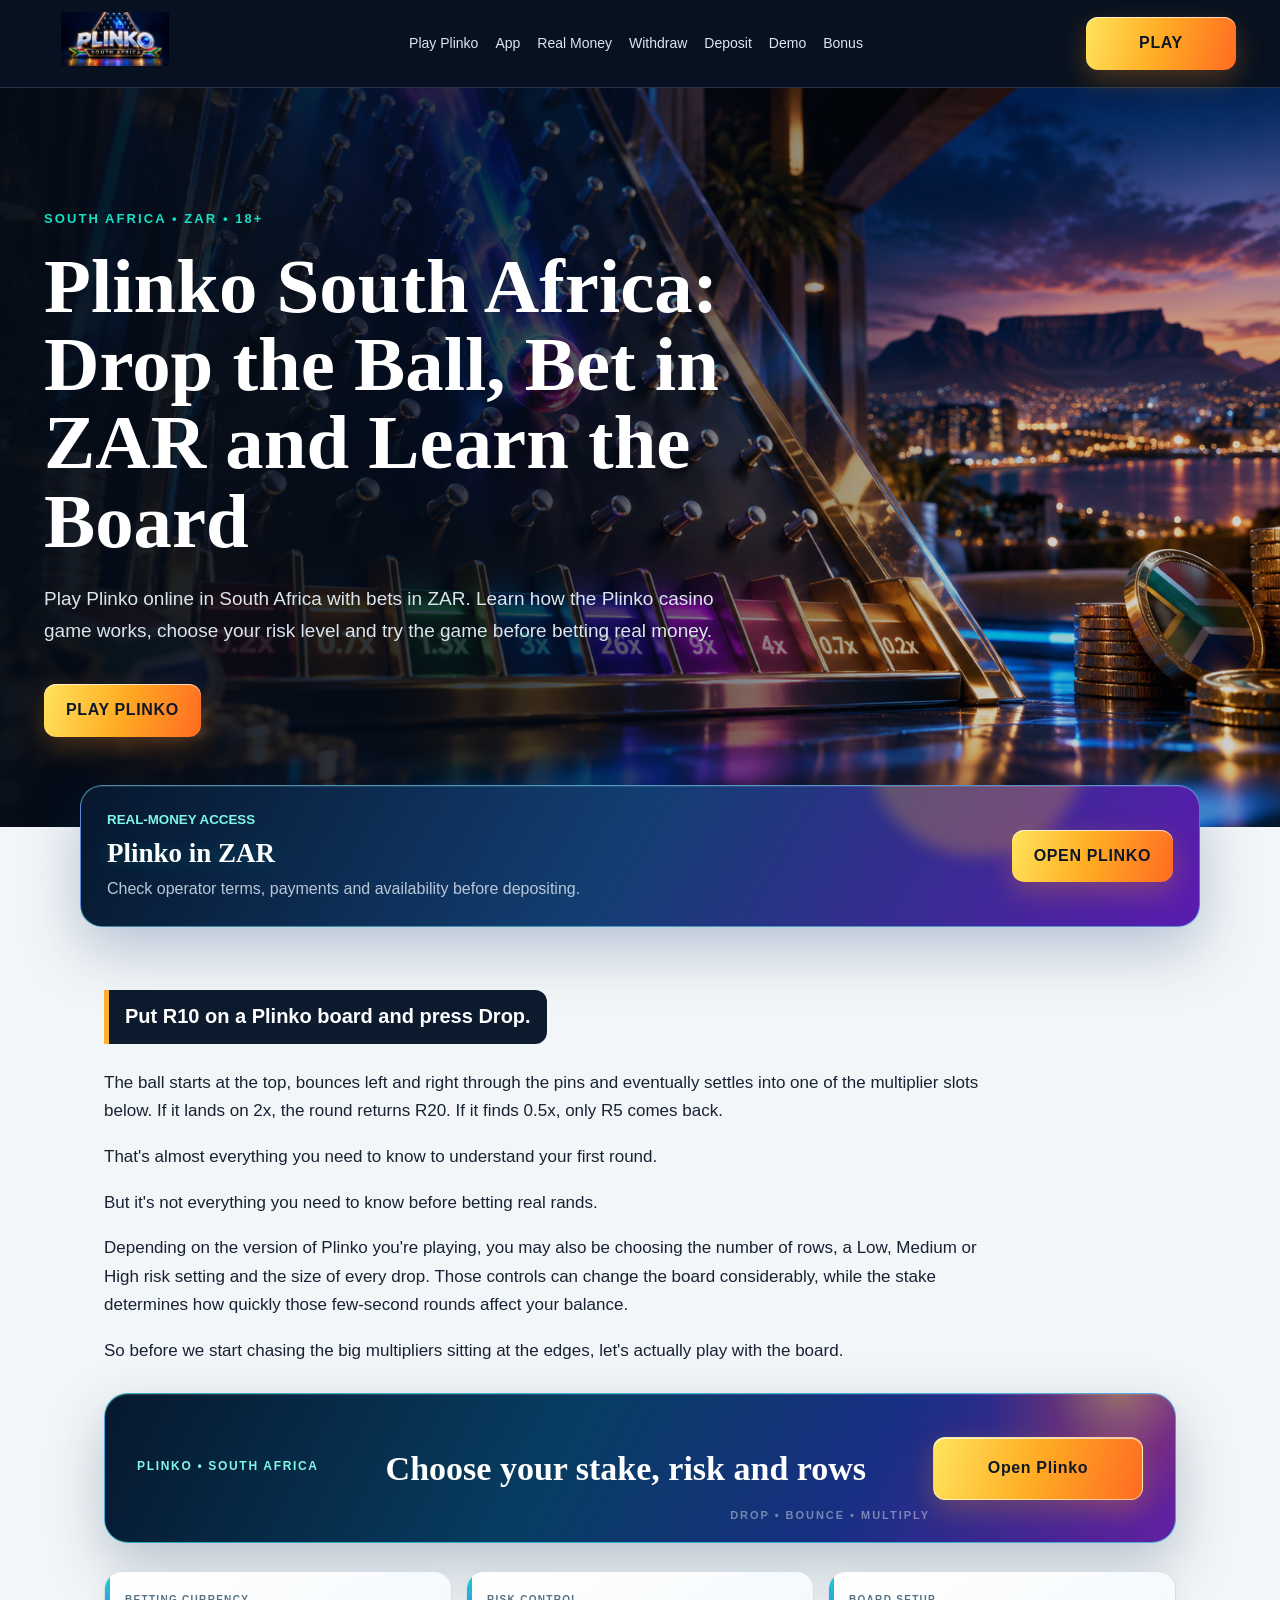
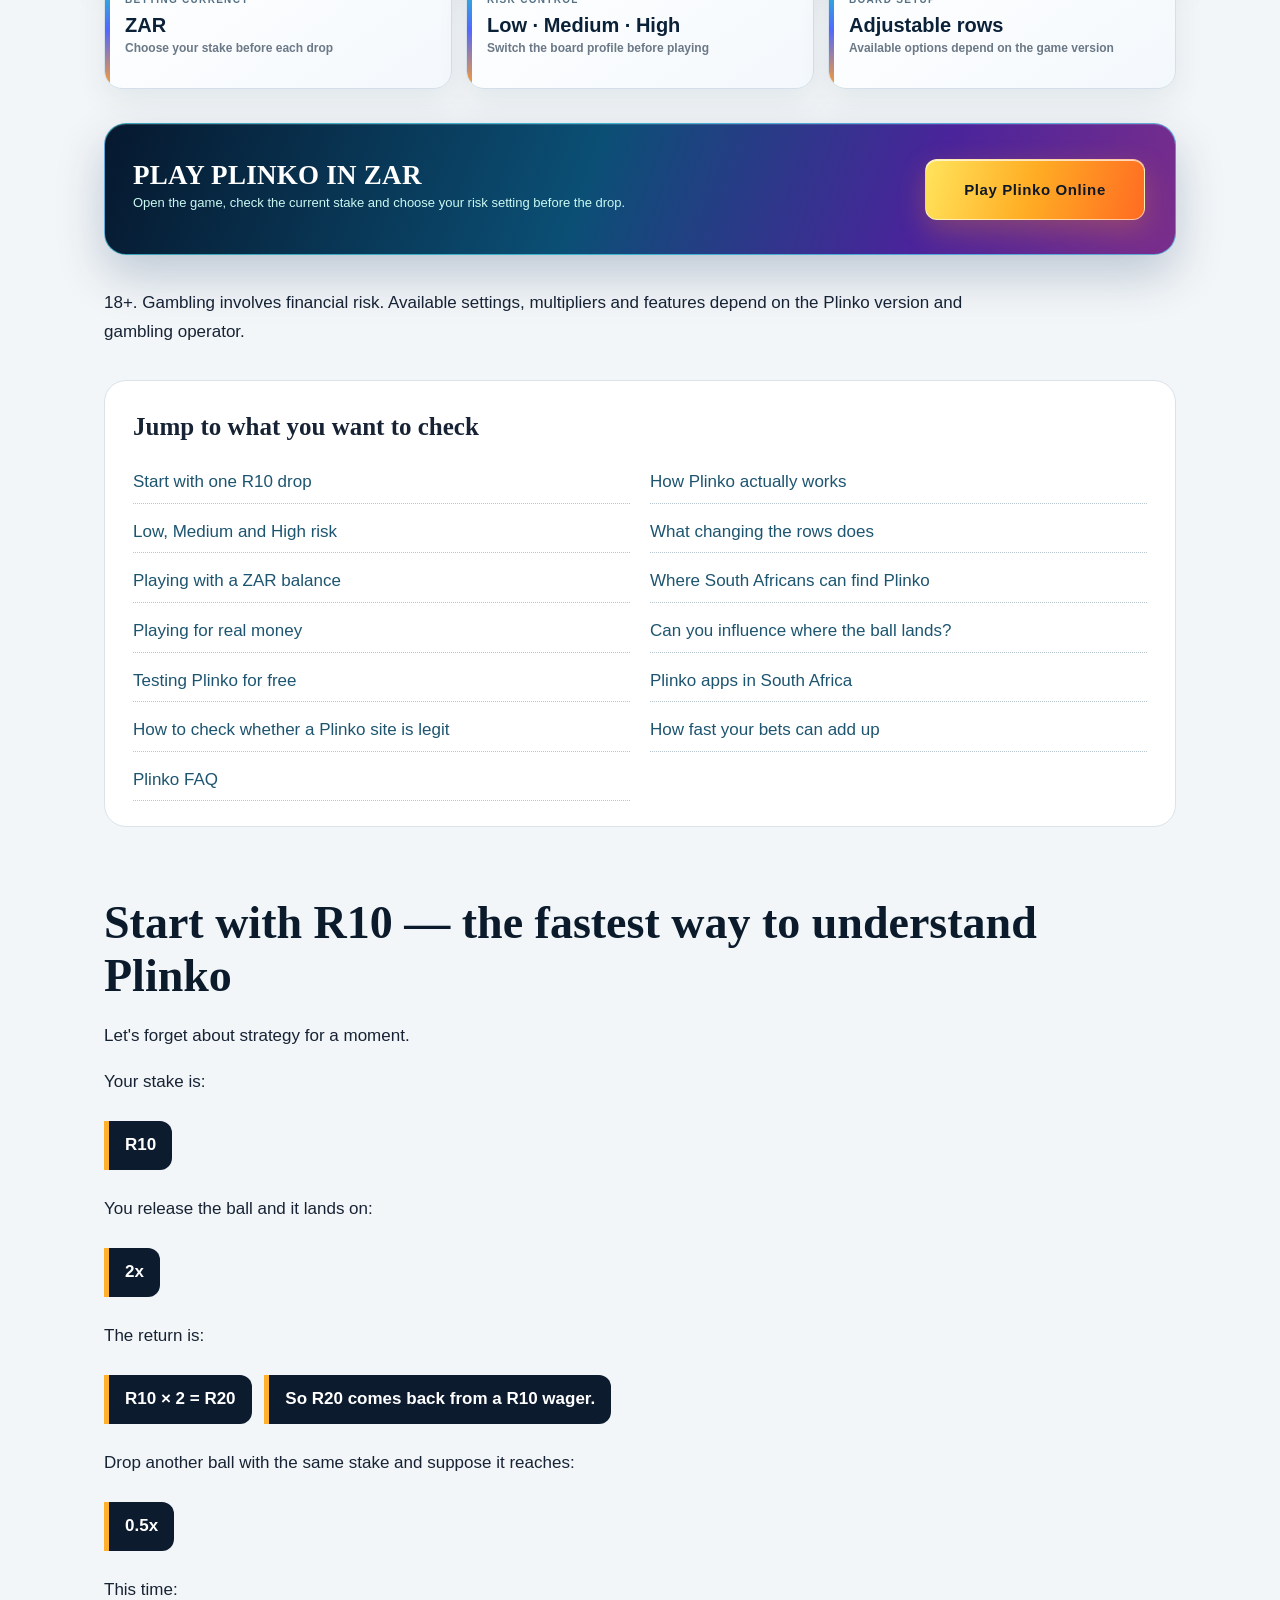
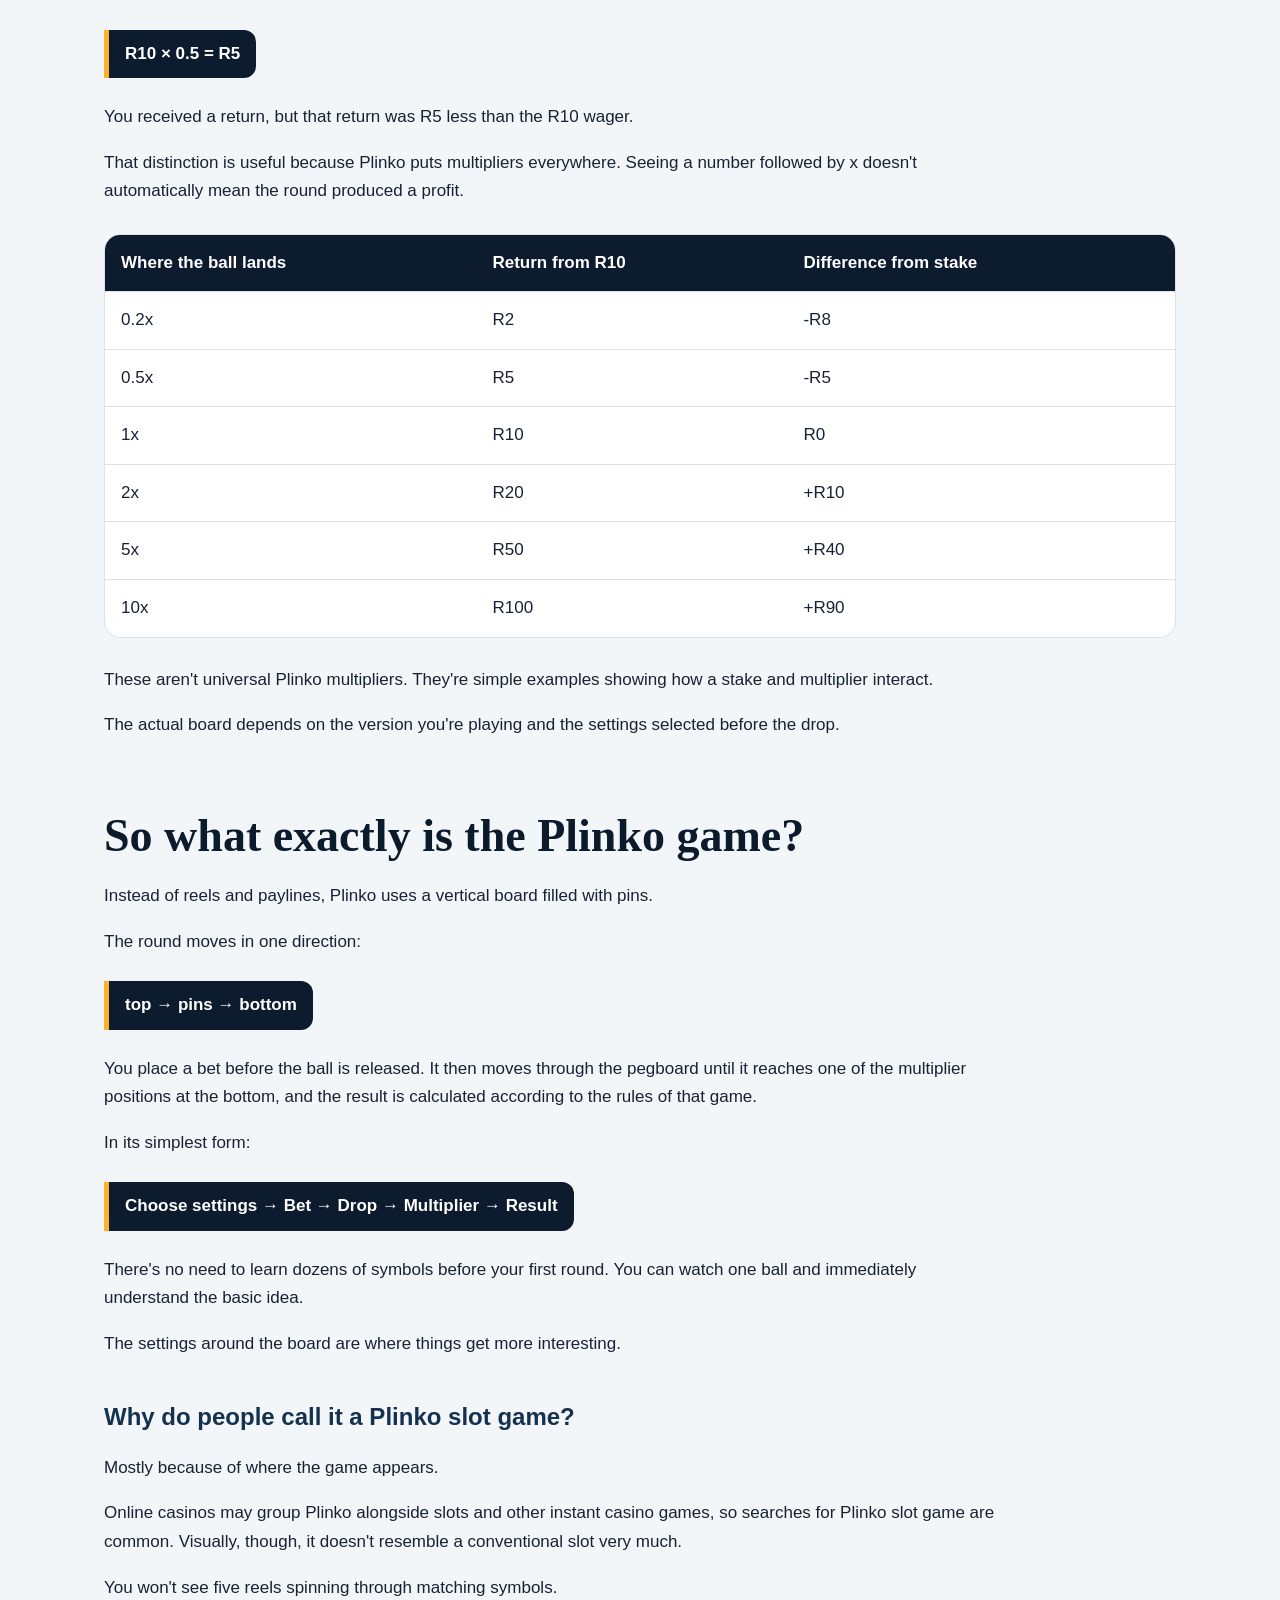
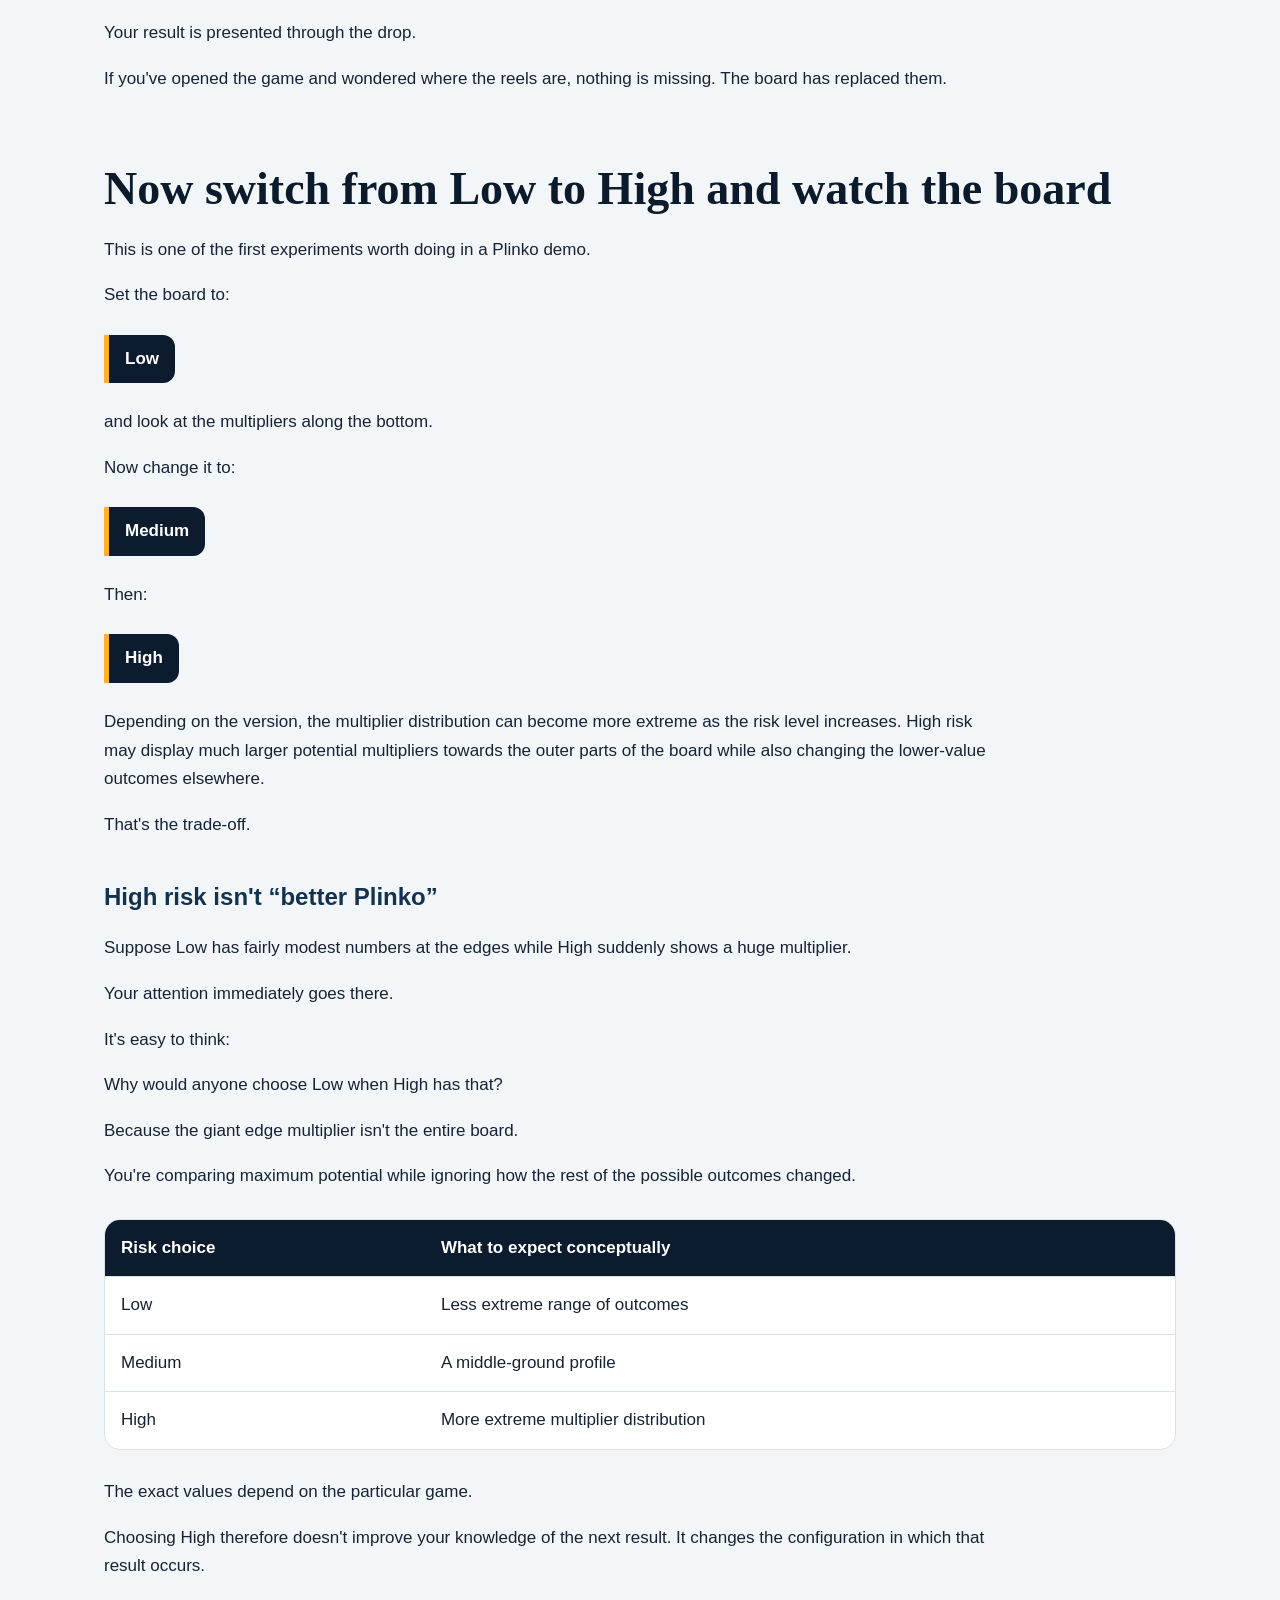
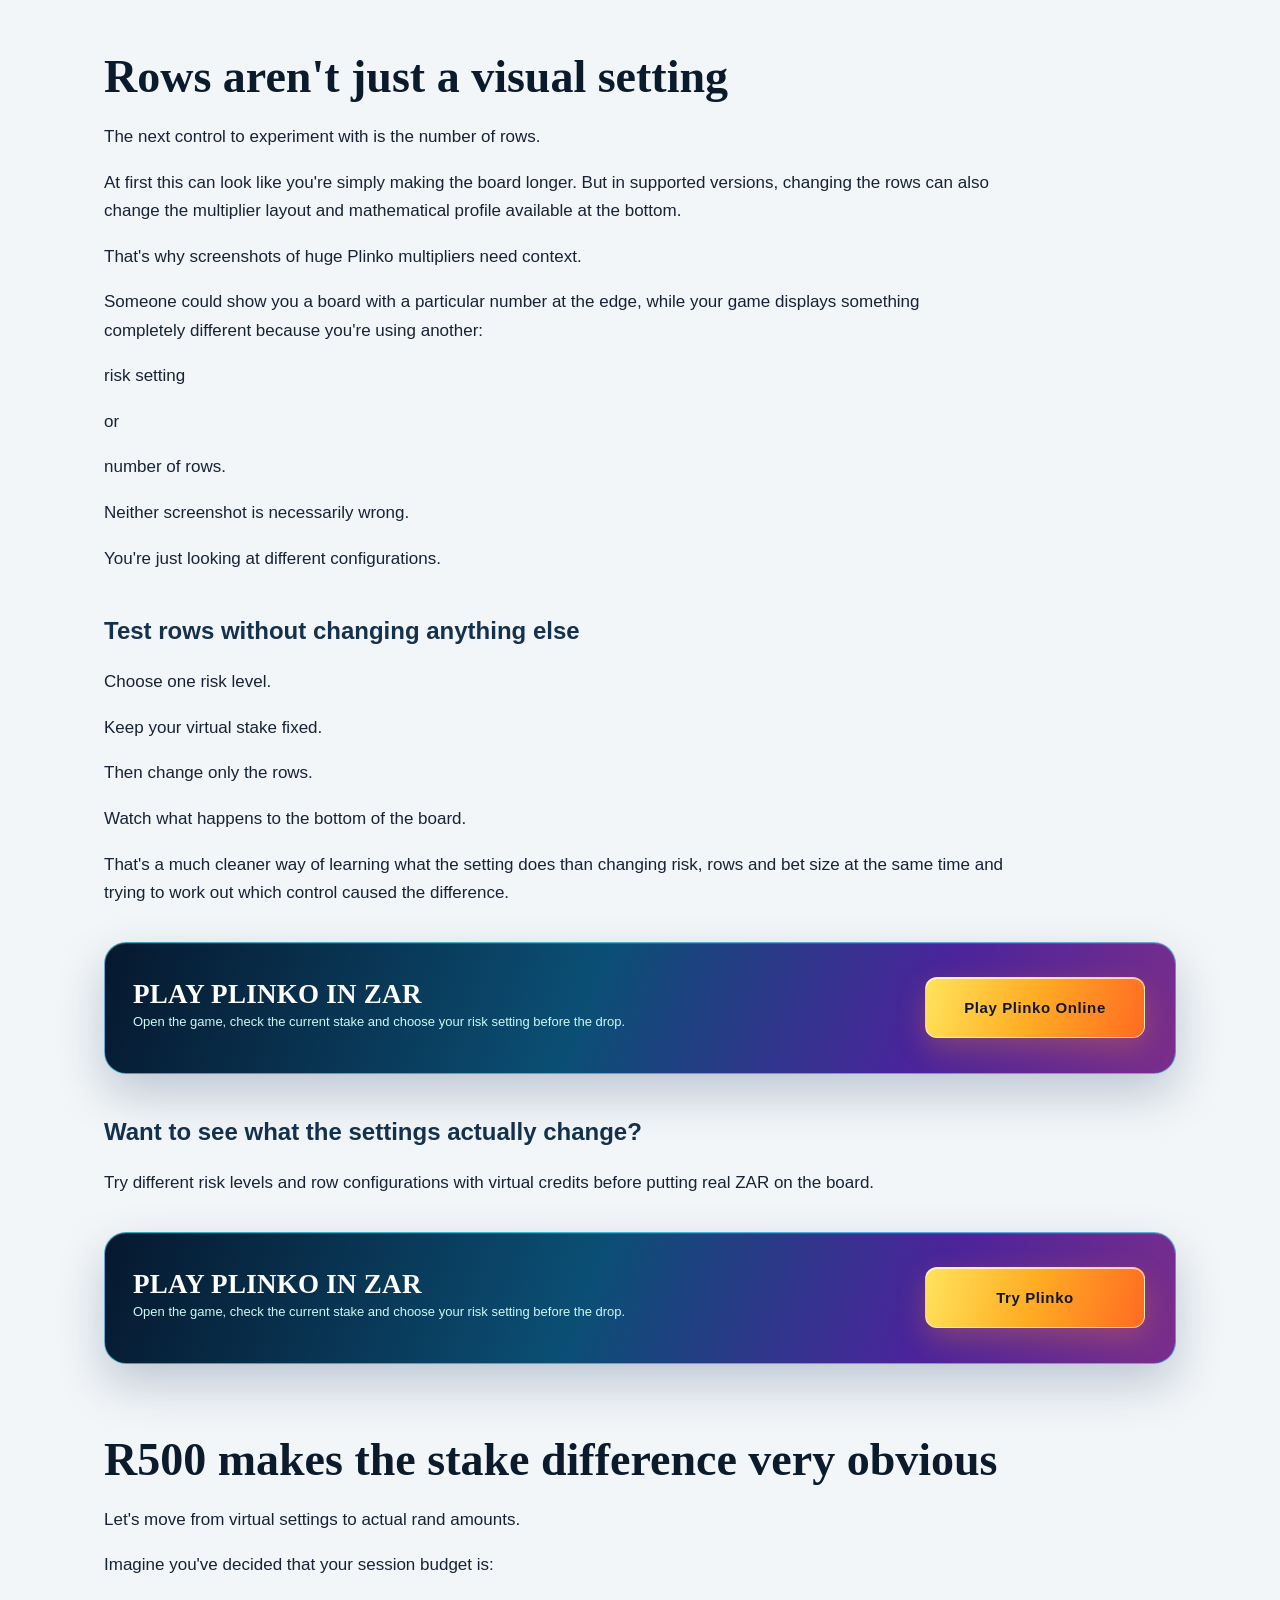
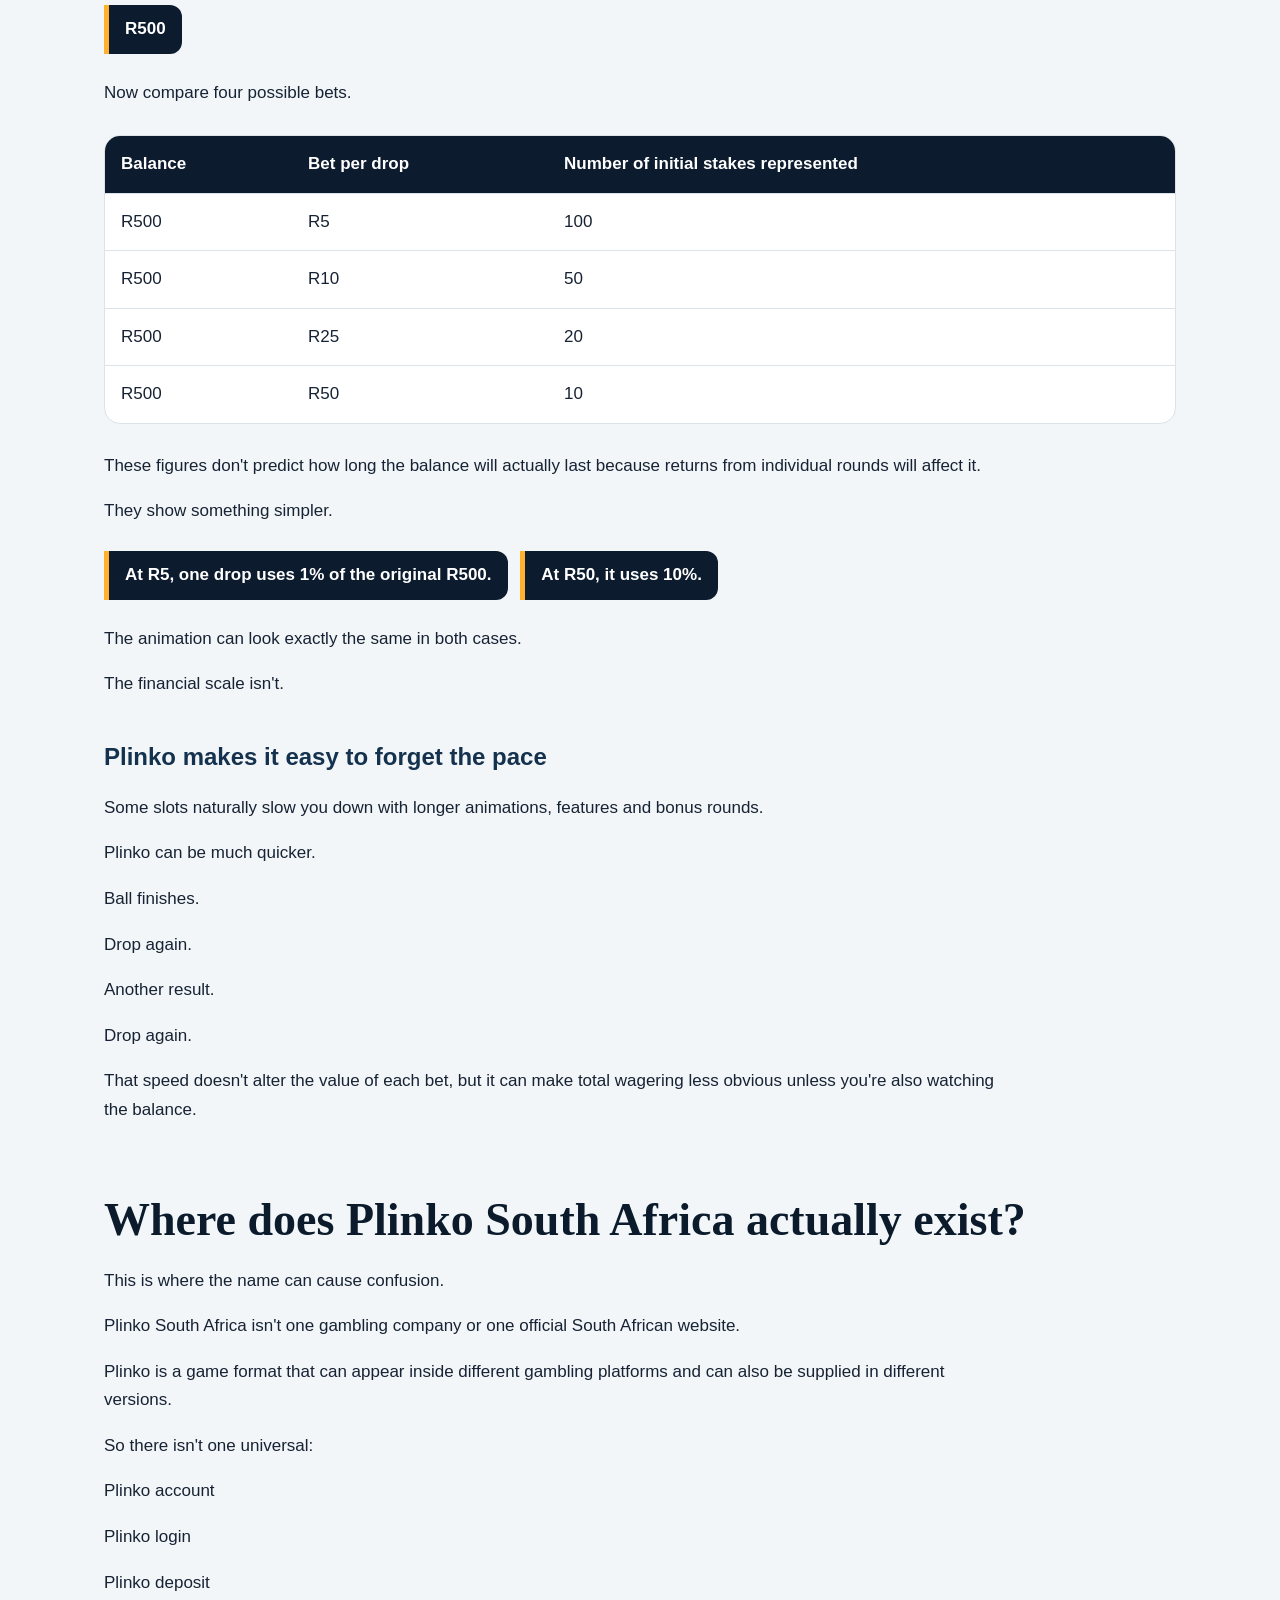
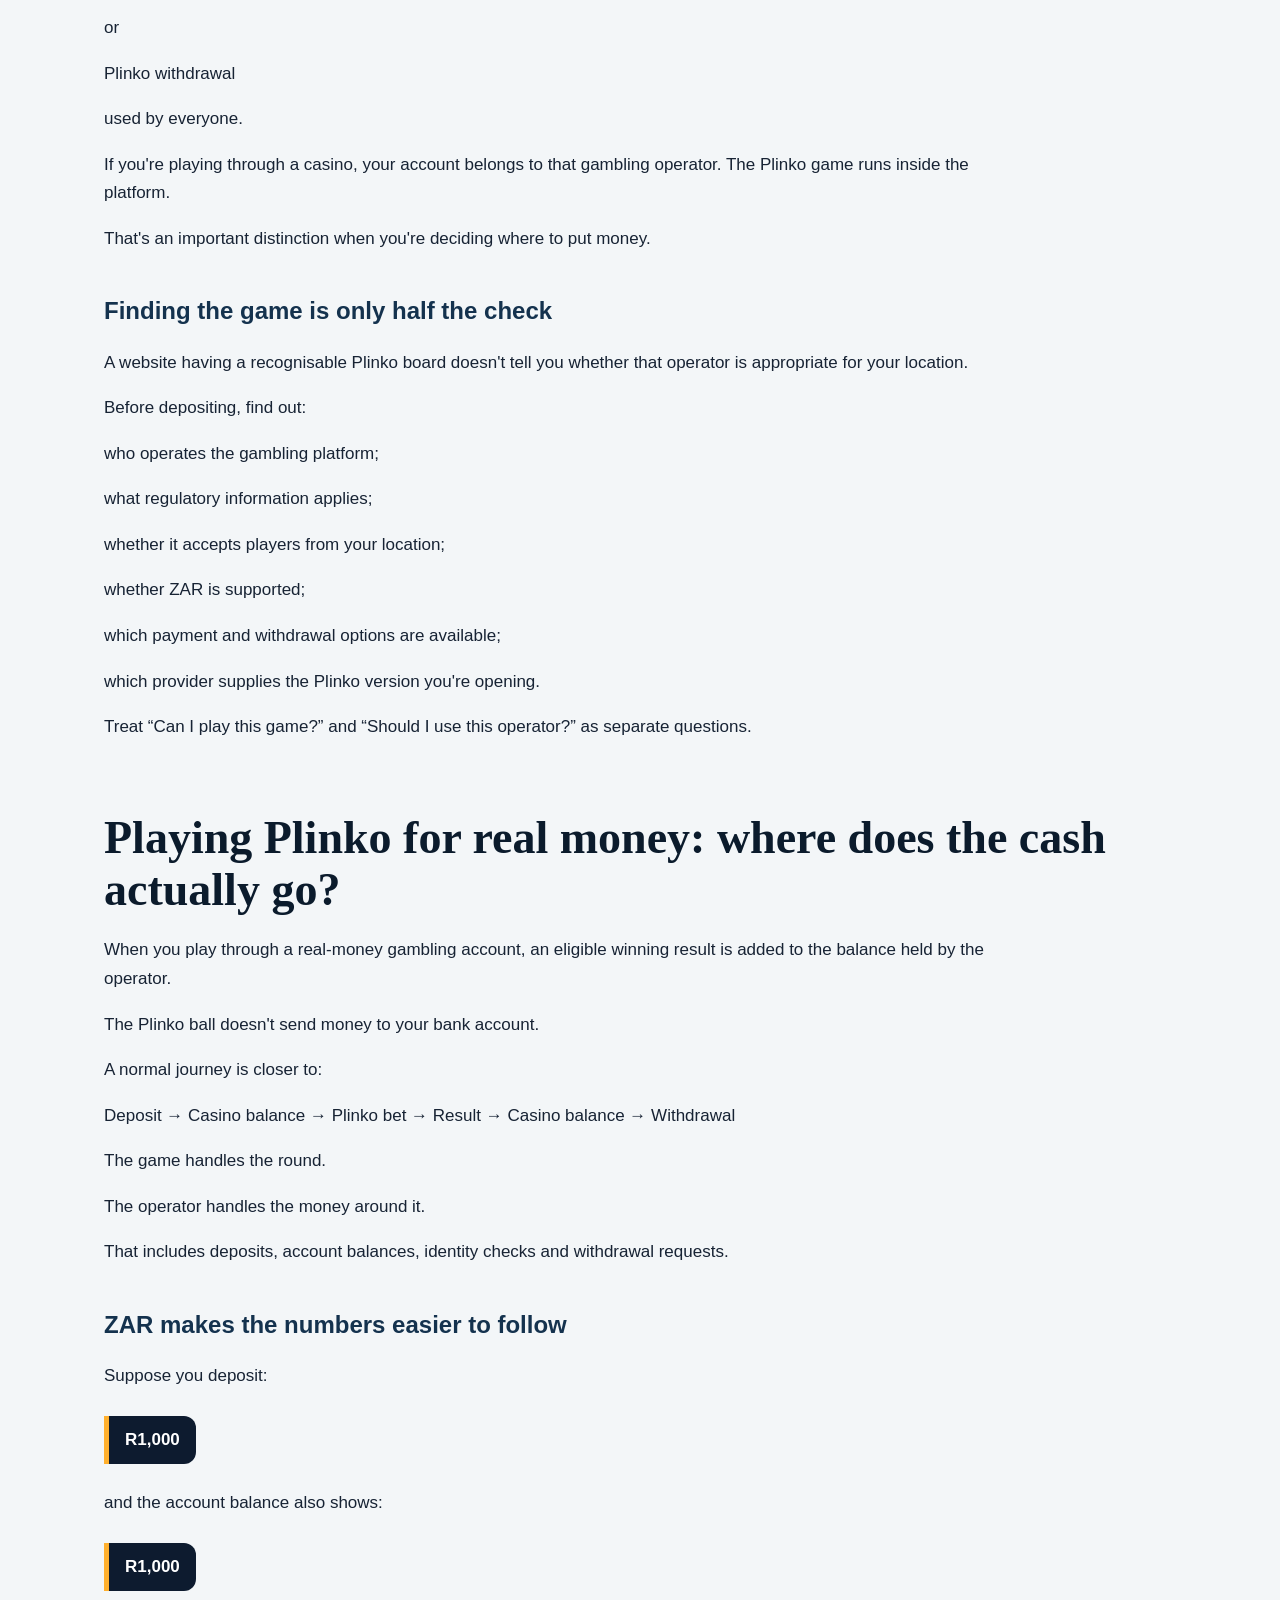
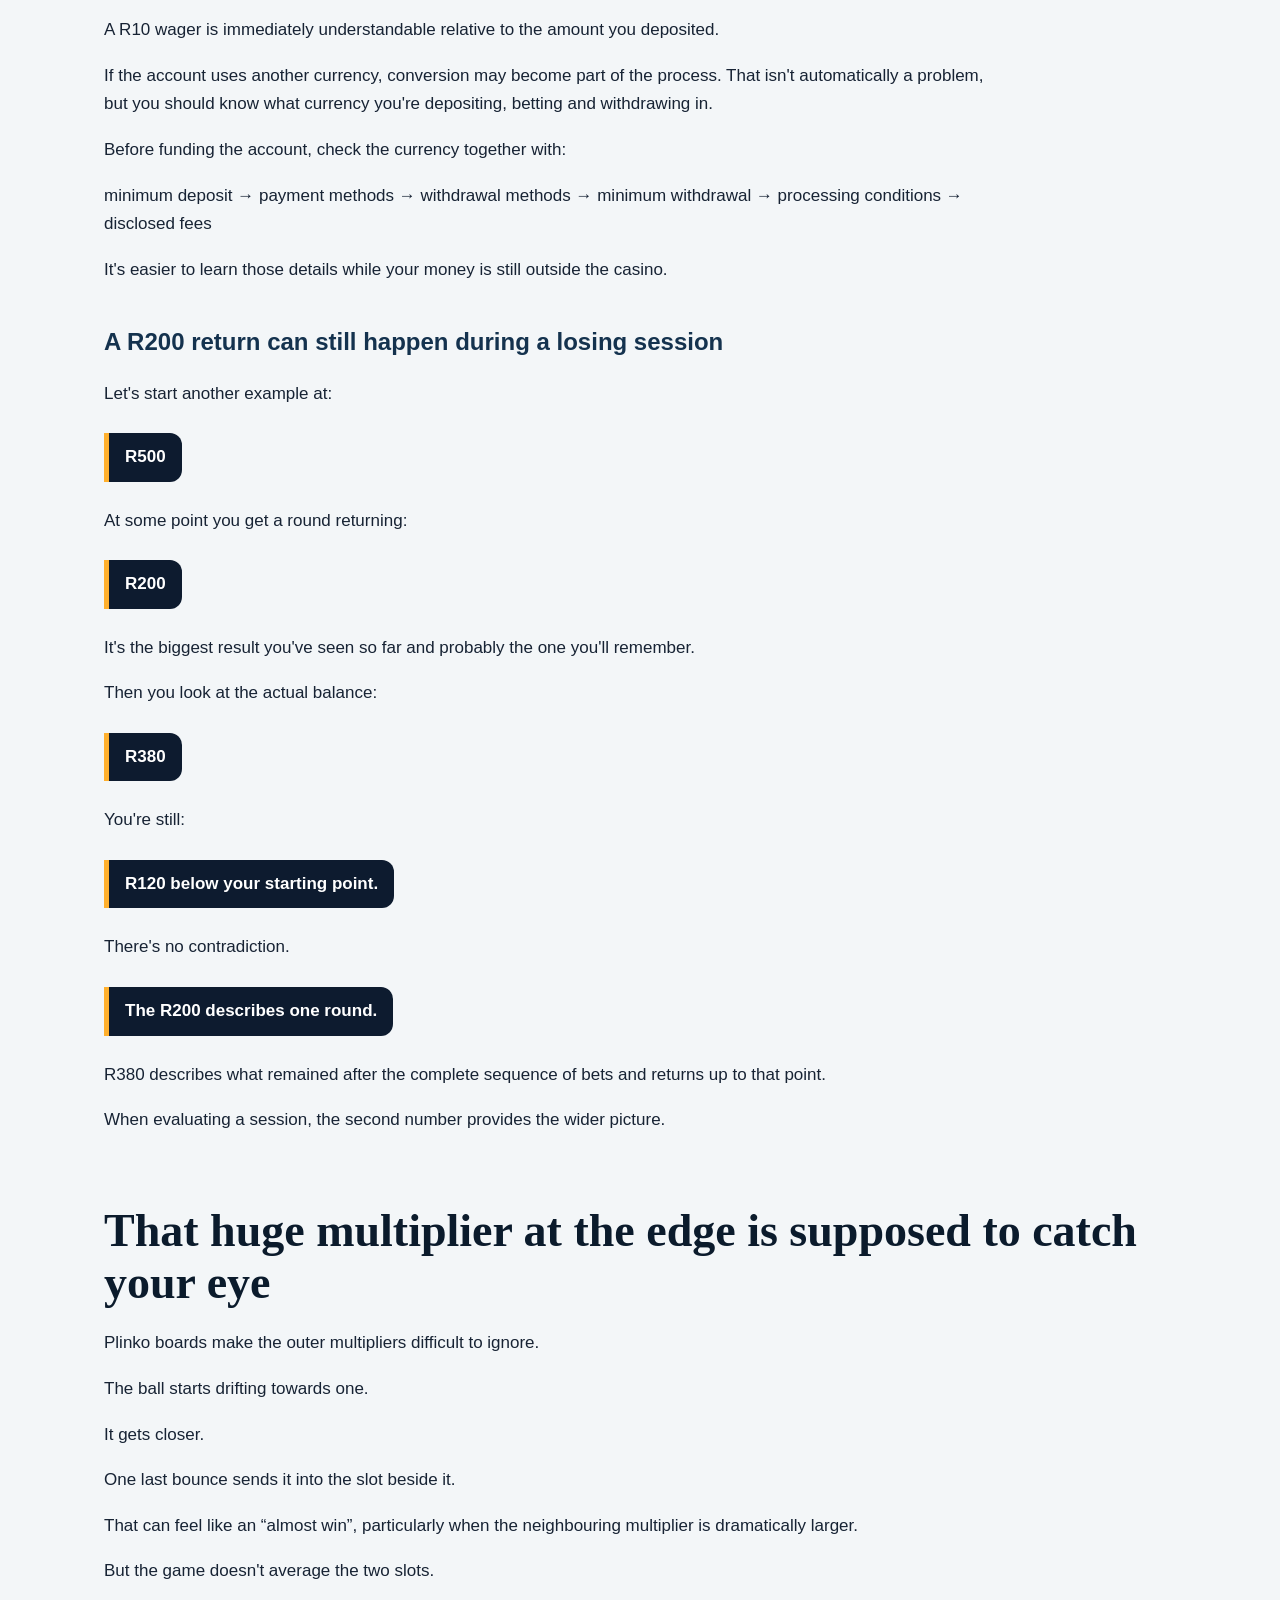
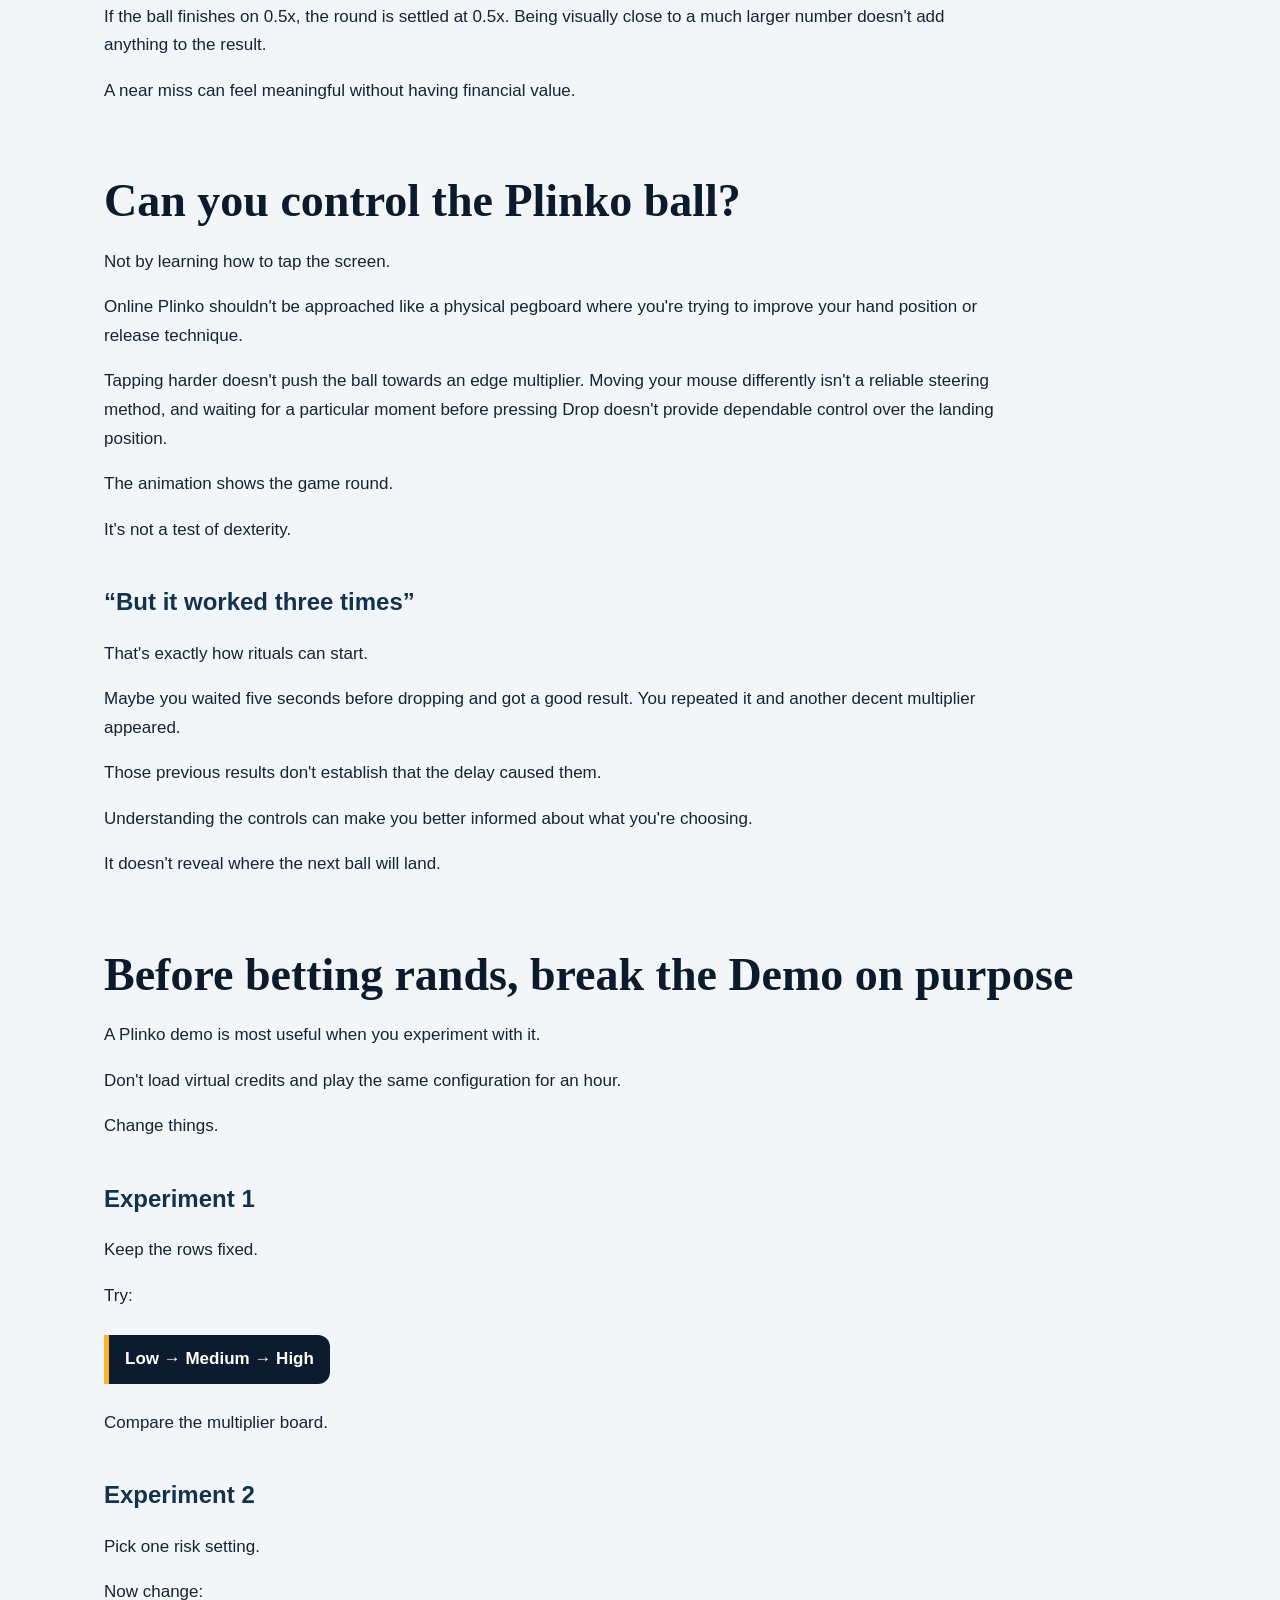
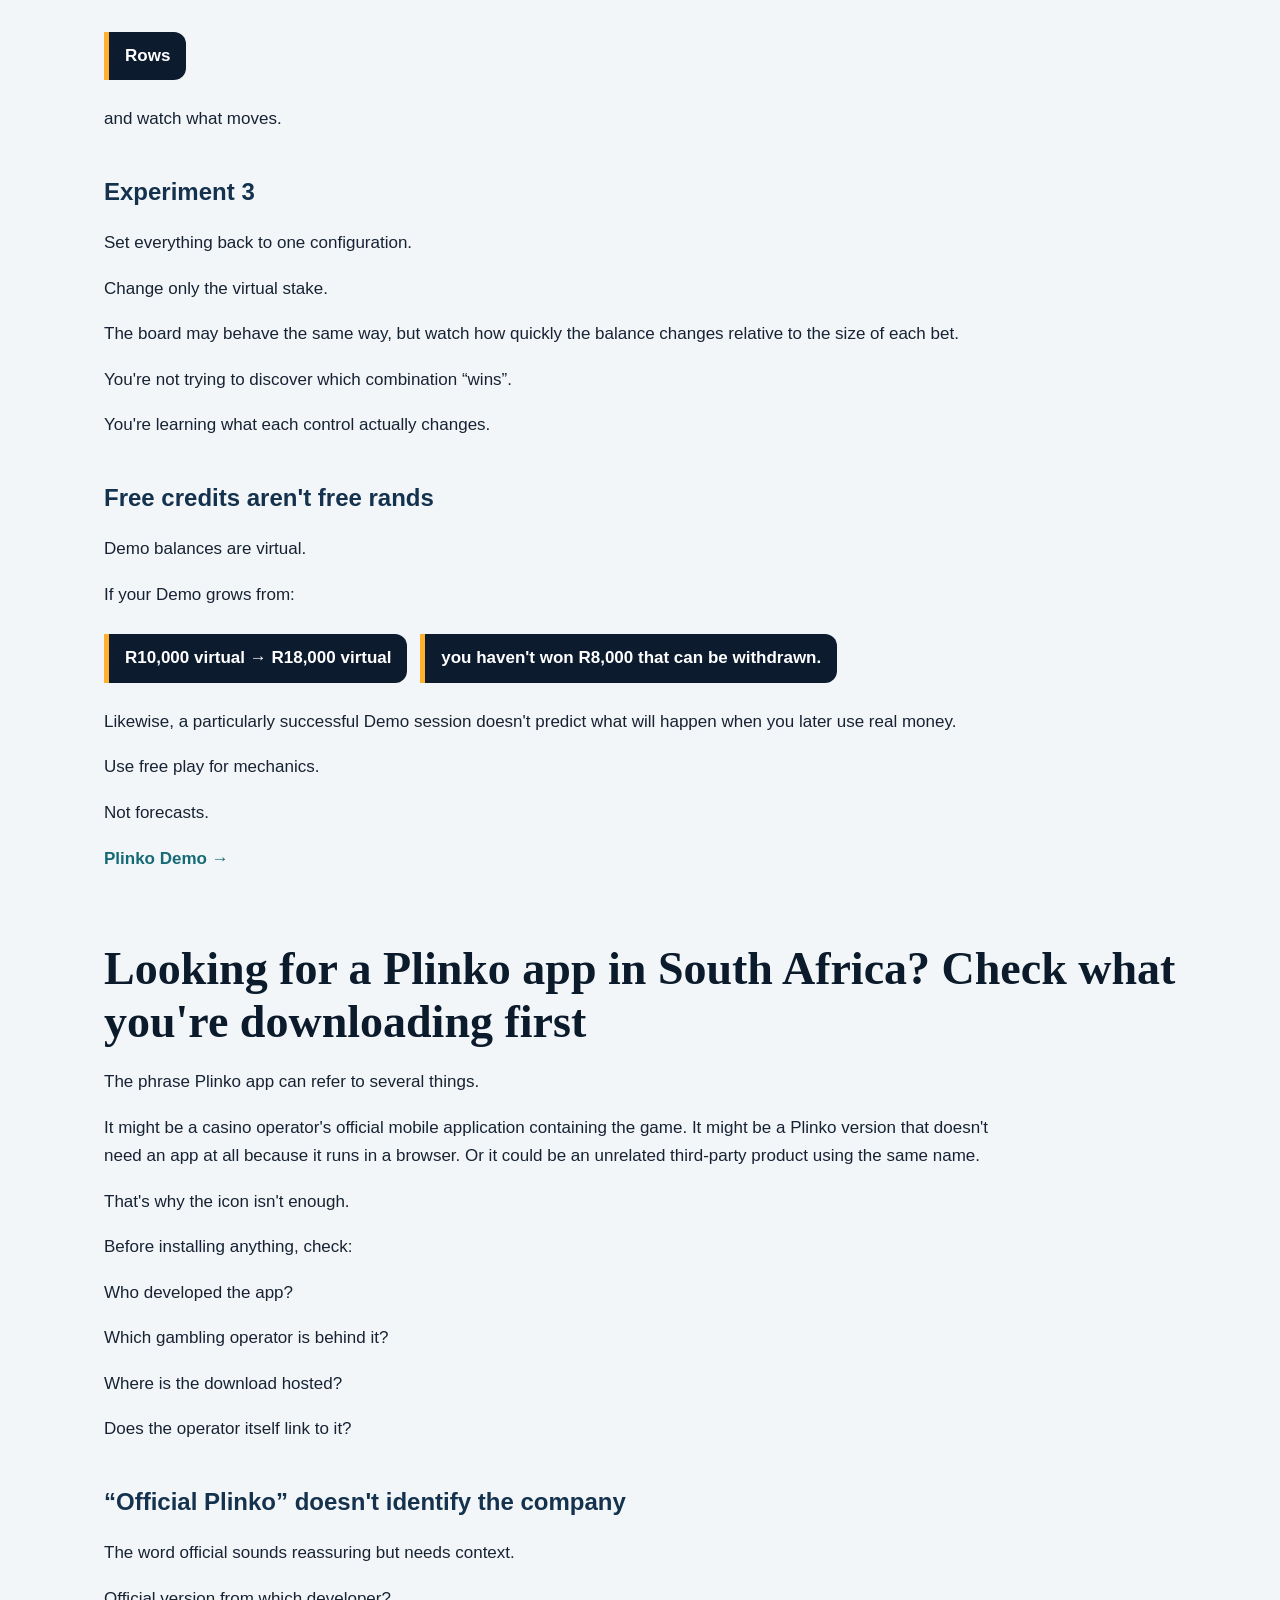
<file: index.html>
<!DOCTYPE html>

<html lang="en-ZA"><head><meta charset="utf-8"/><meta content="width=device-width,initial-scale=1" name="viewport"/><title>Bet Online Plinko Slot Game in South Africa (ZAR)</title><meta content="Play Plinko online in South Africa with bets in ZAR. Learn how the Plinko casino game works, choose your risk level and try the game before betting real money." name="description"/><link href="https://plinkosa.com/" rel="canonical"/><meta content="index,follow" name="robots"/><meta content="Bet Online Plinko Slot Game in South Africa (ZAR)" property="og:title"/><meta content="Play Plinko online in South Africa with bets in ZAR. Learn how the Plinko casino game works, choose your risk level and try the game before betting real money." property="og:description"/><meta content="website" property="og:type"/><meta content="https://plinkosa.com/plinko-south-africa/" property="og:url"/><meta content="https://plinkosa.com/assets/img/hero.png" property="og:image"/><meta content="summary_large_image" name="twitter:card"/><link href="/assets/img/favicon.png" rel="icon"/><link href="/assets/css/site.css" rel="stylesheet"/><meta content="bRMD8AXORQLoJO9plucxzTzAaBfVdrbZieGT1wNOD2o" name="google-site-verification"/></head><body>
<header><div class="head"><a class="brand" href="/plinko-south-africa/"><img alt="Plinko South Africa" src="/assets/img/logo.png"/></a><nav><a href="/plinko-south-africa/">Play Plinko</a><a href="/plinko-app-download/">App</a><a href="/plinko-real-money/">Real Money</a><a href="/plinko-withdrawal/">Withdraw</a><a href="/plinko-deposit/">Deposit</a><a href="/plinko-demo/">Demo</a><a href="/plinko-bonus/">Bonus</a></nav><a class="head-cta" href="/go/">PLAY</a></div></header>
<main><section class="hero"><img alt="Plinko South Africa: Drop the Ball, Bet in ZAR and Learn the Board" src="/assets/img/hero.png"/><div class="hero-shade"></div><div class="hero-copy"><span class="eyebrow">SOUTH AFRICA • ZAR • 18+</span><h1>Plinko South Africa: Drop the Ball, Bet in ZAR and Learn the Board</h1><p>Play Plinko online in South Africa with bets in ZAR. Learn how the Plinko casino game works, choose your risk level and try the game before betting real money.</p><a class="cta-button hero-btn" href="/go/">PLAY PLINKO</a></div></section>
<div class="top-offer"><div><small>REAL-MONEY ACCESS</small><strong>Plinko in ZAR</strong><span>Check operator terms, payments and availability before depositing.</span></div><a class="cta-button" href="/go/">OPEN PLINKO</a></div>
<article class="content"><p class="callout-line">Put R10 on a Plinko board and press Drop.</p>
<p>The ball starts at the top, bounces left and right through the pins and eventually settles into one of the multiplier slots below. If it lands on 2x, the round returns R20. If it finds 0.5x, only R5 comes back.</p>
<p>That's almost everything you need to know to understand your first round.</p>
<p>But it's not everything you need to know before betting real rands.</p>
<p>Depending on the version of Plinko you're playing, you may also be choosing the number of rows, a Low, Medium or High risk setting and the size of every drop. Those controls can change the board considerably, while the stake determines how quickly those few-second rounds affect your balance.</p>
<p>So before we start chasing the big multipliers sitting at the edges, let's actually play with the board.</p>
<div class="game-panel"><span>PLINKO • SOUTH AFRICA</span><b>Choose your stake, risk and rows</b><a class="cta-button" href="/go/">Open Plinko</a></div>
<div class="stat-grid"><div><small>BETTING CURRENCY</small><strong>ZAR</strong><span>Choose your stake before each drop</span></div><div><small>RISK CONTROL</small><strong>Low · Medium · High</strong><span>Switch the board profile before playing</span></div><div><small>BOARD SETUP</small><strong>Adjustable rows</strong><span>Available options depend on the game version</span></div></div>
<div class="inline-cta"><a class="cta-button" href="/go/">Play Plinko Online</a></div>
<p>18+. Gambling involves financial risk. Available settings, multipliers and features depend on the Plinko version and gambling operator.</p>
<nav class="toc"><strong>Jump to what you want to check</strong><div><a href="#start-with-one-r10-drop">Start with one R10 drop</a><a href="#how-plinko-actually-works">How Plinko actually works</a><a href="#low-medium-and-high-risk">Low, Medium and High risk</a><a href="#what-changing-the-rows-does">What changing the rows does</a><a href="#playing-with-a-zar-balance">Playing with a ZAR balance</a><a href="#where-south-africans-can-find-plinko">Where South Africans can find Plinko</a><a href="#playing-for-real-money">Playing for real money</a><a href="#can-you-influence-where-the-ball-lands">Can you influence where the ball lands?</a><a href="#testing-plinko-for-free">Testing Plinko for free</a><a href="#plinko-apps-in-south-africa">Plinko apps in South Africa</a><a href="#how-to-check-whether-a-plinko-site-is-legit">How to check whether a Plinko site is legit</a><a href="#how-fast-your-bets-can-add-up">How fast your bets can add up</a><a href="#plinko-faq">Plinko FAQ</a></div></nav>
<h2 id="r10-drop">Start with R10 — the fastest way to understand Plinko</h2>
<p>Let's forget about strategy for a moment.</p>
<p>Your stake is:</p>
<p class="callout-line">R10</p>
<p>You release the ball and it lands on:</p>
<p class="callout-line">2x</p>
<p>The return is:</p>
<p class="callout-line">R10 × 2 = R20</p>
<p class="callout-line">So R20 comes back from a R10 wager.</p>
<p>Drop another ball with the same stake and suppose it reaches:</p>
<p class="callout-line">0.5x</p>
<p>This time:</p>
<p class="callout-line">R10 × 0.5 = R5</p>
<p>You received a return, but that return was R5 less than the R10 wager.</p>
<p>That distinction is useful because Plinko puts multipliers everywhere. Seeing a number followed by x doesn't automatically mean the round produced a profit.</p>
<div class="table-wrap"><table><thead><tr><th>Where the ball lands</th><th>Return from R10</th><th>Difference from stake</th></tr></thead><tbody><tr><td>0.2x</td><td>R2</td><td>-R8</td></tr><tr><td>0.5x</td><td>R5</td><td>-R5</td></tr><tr><td>1x</td><td>R10</td><td>R0</td></tr><tr><td>2x</td><td>R20</td><td>+R10</td></tr><tr><td>5x</td><td>R50</td><td>+R40</td></tr><tr><td>10x</td><td>R100</td><td>+R90</td></tr></tbody></table></div>
<p>These aren't universal Plinko multipliers. They're simple examples showing how a stake and multiplier interact.</p>
<p>The actual board depends on the version you're playing and the settings selected before the drop.</p>
<h2 id="how-it-works">So what exactly is the Plinko game?</h2>
<p>Instead of reels and paylines, Plinko uses a vertical board filled with pins.</p>
<p>The round moves in one direction:</p>
<p class="callout-line">top → pins → bottom</p>
<p>You place a bet before the ball is released. It then moves through the pegboard until it reaches one of the multiplier positions at the bottom, and the result is calculated according to the rules of that game.</p>
<p>In its simplest form:</p>
<p class="callout-line">Choose settings → Bet → Drop → Multiplier → Result</p>
<p>There's no need to learn dozens of symbols before your first round. You can watch one ball and immediately understand the basic idea.</p>
<p>The settings around the board are where things get more interesting.</p>
<h3>Why do people call it a Plinko slot game?</h3>
<p>Mostly because of where the game appears.</p>
<p>Online casinos may group Plinko alongside slots and other instant casino games, so searches for Plinko slot game are common. Visually, though, it doesn't resemble a conventional slot very much.</p>
<p>You won't see five reels spinning through matching symbols.</p>
<p>Your result is presented through the drop.</p>
<p>If you've opened the game and wondered where the reels are, nothing is missing. The board has replaced them.</p>
<h2 id="risk">Now switch from Low to High and watch the board</h2>
<p>This is one of the first experiments worth doing in a Plinko demo.</p>
<p>Set the board to:</p>
<p class="callout-line">Low</p>
<p>and look at the multipliers along the bottom.</p>
<p>Now change it to:</p>
<p class="callout-line">Medium</p>
<p>Then:</p>
<p class="callout-line">High</p>
<p>Depending on the version, the multiplier distribution can become more extreme as the risk level increases. High risk may display much larger potential multipliers towards the outer parts of the board while also changing the lower-value outcomes elsewhere.</p>
<p>That's the trade-off.</p>
<h3>High risk isn't “better Plinko”</h3>
<p>Suppose Low has fairly modest numbers at the edges while High suddenly shows a huge multiplier.</p>
<p>Your attention immediately goes there.</p>
<p>It's easy to think:</p>
<p>Why would anyone choose Low when High has that?</p>
<p>Because the giant edge multiplier isn't the entire board.</p>
<p>You're comparing maximum potential while ignoring how the rest of the possible outcomes changed.</p>
<div class="table-wrap"><table><thead><tr><th>Risk choice</th><th>What to expect conceptually</th></tr></thead><tbody><tr><td>Low</td><td>Less extreme range of outcomes</td></tr><tr><td>Medium</td><td>A middle-ground profile</td></tr><tr><td>High</td><td>More extreme multiplier distribution</td></tr></tbody></table></div>
<p>The exact values depend on the particular game.</p>
<p>Choosing High therefore doesn't improve your knowledge of the next result. It changes the configuration in which that result occurs.</p>
<h2 id="rows">Rows aren't just a visual setting</h2>
<p>The next control to experiment with is the number of rows.</p>
<p>At first this can look like you're simply making the board longer. But in supported versions, changing the rows can also change the multiplier layout and mathematical profile available at the bottom.</p>
<p>That's why screenshots of huge Plinko multipliers need context.</p>
<p>Someone could show you a board with a particular number at the edge, while your game displays something completely different because you're using another:</p>
<p>risk setting</p>
<p>or</p>
<p>number of rows.</p>
<p>Neither screenshot is necessarily wrong.</p>
<p>You're just looking at different configurations.</p>
<h3>Test rows without changing anything else</h3>
<p>Choose one risk level.</p>
<p>Keep your virtual stake fixed.</p>
<p>Then change only the rows.</p>
<p>Watch what happens to the bottom of the board.</p>
<p>That's a much cleaner way of learning what the setting does than changing risk, rows and bet size at the same time and trying to work out which control caused the difference.</p>
<div class="inline-cta"><a class="cta-button" href="/go/">Play Plinko Online</a></div>
<h3>Want to see what the settings actually change?</h3>
<p>Try different risk levels and row configurations with virtual credits before putting real ZAR on the board.</p>
<div class="inline-cta"><a class="cta-button" href="/go/">Try Plinko</a></div>
<h2 id="zar">R500 makes the stake difference very obvious</h2>
<p>Let's move from virtual settings to actual rand amounts.</p>
<p>Imagine you've decided that your session budget is:</p>
<p class="callout-line">R500</p>
<p>Now compare four possible bets.</p>
<div class="table-wrap"><table><thead><tr><th>Balance</th><th>Bet per drop</th><th>Number of initial stakes represented</th></tr></thead><tbody><tr><td>R500</td><td>R5</td><td>100</td></tr><tr><td>R500</td><td>R10</td><td>50</td></tr><tr><td>R500</td><td>R25</td><td>20</td></tr><tr><td>R500</td><td>R50</td><td>10</td></tr></tbody></table></div>
<p>These figures don't predict how long the balance will actually last because returns from individual rounds will affect it.</p>
<p>They show something simpler.</p>
<p class="callout-line">At R5, one drop uses 1% of the original R500.</p>
<p class="callout-line">At R50, it uses 10%.</p>
<p>The animation can look exactly the same in both cases.</p>
<p>The financial scale isn't.</p>
<h3>Plinko makes it easy to forget the pace</h3>
<p>Some slots naturally slow you down with longer animations, features and bonus rounds.</p>
<p>Plinko can be much quicker.</p>
<p>Ball finishes.</p>
<p>Drop again.</p>
<p>Another result.</p>
<p>Drop again.</p>
<p>That speed doesn't alter the value of each bet, but it can make total wagering less obvious unless you're also watching the balance.</p>
<h2 id="online-sa">Where does Plinko South Africa actually exist?</h2>
<p>This is where the name can cause confusion.</p>
<p>Plinko South Africa isn't one gambling company or one official South African website.</p>
<p>Plinko is a game format that can appear inside different gambling platforms and can also be supplied in different versions.</p>
<p>So there isn't one universal:</p>
<p>Plinko account</p>
<p>Plinko login</p>
<p>Plinko deposit</p>
<p>or</p>
<p>Plinko withdrawal</p>
<p>used by everyone.</p>
<p>If you're playing through a casino, your account belongs to that gambling operator. The Plinko game runs inside the platform.</p>
<p>That's an important distinction when you're deciding where to put money.</p>
<h3>Finding the game is only half the check</h3>
<p>A website having a recognisable Plinko board doesn't tell you whether that operator is appropriate for your location.</p>
<p>Before depositing, find out:</p>
<p>who operates the gambling platform;</p>
<p>what regulatory information applies;</p>
<p>whether it accepts players from your location;</p>
<p>whether ZAR is supported;</p>
<p>which payment and withdrawal options are available;</p>
<p>which provider supplies the Plinko version you're opening.</p>
<p>Treat “Can I play this game?” and “Should I use this operator?” as separate questions.</p>
<h2 id="real-money">Playing Plinko for real money: where does the cash actually go?</h2>
<p>When you play through a real-money gambling account, an eligible winning result is added to the balance held by the operator.</p>
<p>The Plinko ball doesn't send money to your bank account.</p>
<p>A normal journey is closer to:</p>
<p>Deposit → Casino balance → Plinko bet → Result → Casino balance → Withdrawal</p>
<p>The game handles the round.</p>
<p>The operator handles the money around it.</p>
<p>That includes deposits, account balances, identity checks and withdrawal requests.</p>
<h3>ZAR makes the numbers easier to follow</h3>
<p>Suppose you deposit:</p>
<p class="callout-line">R1,000</p>
<p>and the account balance also shows:</p>
<p class="callout-line">R1,000</p>
<p>A R10 wager is immediately understandable relative to the amount you deposited.</p>
<p>If the account uses another currency, conversion may become part of the process. That isn't automatically a problem, but you should know what currency you're depositing, betting and withdrawing in.</p>
<p>Before funding the account, check the currency together with:</p>
<p>minimum deposit → payment methods → withdrawal methods → minimum withdrawal → processing conditions → disclosed fees</p>
<p>It's easier to learn those details while your money is still outside the casino.</p>
<h3>A R200 return can still happen during a losing session</h3>
<p>Let's start another example at:</p>
<p class="callout-line">R500</p>
<p>At some point you get a round returning:</p>
<p class="callout-line">R200</p>
<p>It's the biggest result you've seen so far and probably the one you'll remember.</p>
<p>Then you look at the actual balance:</p>
<p class="callout-line">R380</p>
<p>You're still:</p>
<p class="callout-line">R120 below your starting point.</p>
<p>There's no contradiction.</p>
<p class="callout-line">The R200 describes one round.</p>
<p>R380 describes what remained after the complete sequence of bets and returns up to that point.</p>
<p>When evaluating a session, the second number provides the wider picture.</p>
<h2 id="that-huge-multiplier-at-the-edge-is-supposed-to-catch-your-eye">That huge multiplier at the edge is supposed to catch your eye</h2>
<p>Plinko boards make the outer multipliers difficult to ignore.</p>
<p>The ball starts drifting towards one.</p>
<p>It gets closer.</p>
<p>One last bounce sends it into the slot beside it.</p>
<p>That can feel like an “almost win”, particularly when the neighbouring multiplier is dramatically larger.</p>
<p>But the game doesn't average the two slots.</p>
<p>If the ball finishes on 0.5x, the round is settled at 0.5x. Being visually close to a much larger number doesn't add anything to the result.</p>
<p>A near miss can feel meaningful without having financial value.</p>
<h2 id="control">Can you control the Plinko ball?</h2>
<p>Not by learning how to tap the screen.</p>
<p>Online Plinko shouldn't be approached like a physical pegboard where you're trying to improve your hand position or release technique.</p>
<p>Tapping harder doesn't push the ball towards an edge multiplier. Moving your mouse differently isn't a reliable steering method, and waiting for a particular moment before pressing Drop doesn't provide dependable control over the landing position.</p>
<p>The animation shows the game round.</p>
<p>It's not a test of dexterity.</p>
<h3>“But it worked three times”</h3>
<p>That's exactly how rituals can start.</p>
<p>Maybe you waited five seconds before dropping and got a good result. You repeated it and another decent multiplier appeared.</p>
<p>Those previous results don't establish that the delay caused them.</p>
<p>Understanding the controls can make you better informed about what you're choosing.</p>
<p>It doesn't reveal where the next ball will land.</p>
<h2 id="free">Before betting rands, break the Demo on purpose</h2>
<p>A Plinko demo is most useful when you experiment with it.</p>
<p>Don't load virtual credits and play the same configuration for an hour.</p>
<p>Change things.</p>
<h3>Experiment 1</h3>
<p>Keep the rows fixed.</p>
<p>Try:</p>
<p class="callout-line">Low → Medium → High</p>
<p>Compare the multiplier board.</p>
<h3>Experiment 2</h3>
<p>Pick one risk setting.</p>
<p>Now change:</p>
<p class="callout-line">Rows</p>
<p>and watch what moves.</p>
<h3>Experiment 3</h3>
<p>Set everything back to one configuration.</p>
<p>Change only the virtual stake.</p>
<p>The board may behave the same way, but watch how quickly the balance changes relative to the size of each bet.</p>
<p>You're not trying to discover which combination “wins”.</p>
<p>You're learning what each control actually changes.</p>
<h3>Free credits aren't free rands</h3>
<p>Demo balances are virtual.</p>
<p>If your Demo grows from:</p>
<p class="callout-line">R10,000 virtual → R18,000 virtual</p>
<p class="callout-line">you haven't won R8,000 that can be withdrawn.</p>
<p>Likewise, a particularly successful Demo session doesn't predict what will happen when you later use real money.</p>
<p>Use free play for mechanics.</p>
<p>Not forecasts.</p>
<p class="internal-link"><a href="/plinko-demo/">Plinko Demo →</a></p>
<h2 id="app">Looking for a Plinko app in South Africa? Check what you're downloading first</h2>
<p>The phrase Plinko app can refer to several things.</p>
<p>It might be a casino operator's official mobile application containing the game. It might be a Plinko version that doesn't need an app at all because it runs in a browser. Or it could be an unrelated third-party product using the same name.</p>
<p>That's why the icon isn't enough.</p>
<p>Before installing anything, check:</p>
<p>Who developed the app?</p>
<p>Which gambling operator is behind it?</p>
<p>Where is the download hosted?</p>
<p>Does the operator itself link to it?</p>
<h3>“Official Plinko” doesn't identify the company</h3>
<p>The word official sounds reassuring but needs context.</p>
<p>Official version from which developer?</p>
<p>Official app from which casino?</p>
<p>Official for which market?</p>
<p>A page calling itself the official Plinko South Africa app hasn't proved anything simply by putting those words above a Download button.</p>
<p>Identify the actual product behind the label.</p>
<h3>Be especially careful with random APK files</h3>
<p>Don't install the first APK you find because its filename includes Plinko.</p>
<p>An unknown file adds a completely separate security question to what was supposed to be a casino game.</p>
<p>If a legitimate operator offers the game directly in your mobile browser, you may not need a standalone Plinko download at all.</p>
<h2 id="legit">Plinko is real. That doesn't make every Plinko advert real.</h2>
<p>This distinction matters in South Africa because people searching for the game may encounter adverts, apps and websites making very different claims.</p>
<p>The existence of Plinko as a genuine game format doesn't verify a particular promotion.</p>
<p>If an advert claims its version:</p>
<p>guarantees earnings</p>
<p>produces unusually large payouts</p>
<p>or is supposedly connected to a recognisable public figure, investigate the specific company and product rather than using the familiar Plinko board as evidence.</p>
<h3>Six checks before you put in real money</h3>
<div class="table-wrap"><table><thead><tr><th>What to check</th><th>Question to answer</th></tr></thead><tbody><tr><td>Operator</td><td>Who actually holds my balance?</td></tr><tr><td>Regulatory information</td><td>What status or authority applies?</td></tr><tr><td>Game provider</td><td>Who supplies this Plinko version?</td></tr><tr><td>ZAR</td><td>Can I deposit, bet and withdraw in rand?</td></tr><tr><td>Withdrawals</td><td>How does money leave the account?</td></tr><tr><td>Bonus terms</td><td>Are conditions attached to promotional funds?</td></tr></tbody></table></div>
<p>Screenshots and comments below an advert aren't substitutes for these checks.</p>
<p>Neither is a large promised payout.</p>
<p>We've covered the subject separately in our Is Plinko legit? guide because checking an operator is a different job from learning how the pegboard works.</p>
<p class="internal-link"><a href="/plinko-south-africa/">Is Plinko Legit? →</a></p>
<div class="inline-cta"><a class="cta-button" href="/go/">Play Plinko Online</a></div>
<h3>Play the board, not the promise</h3>
<p>Choose your stake in ZAR, check the selected risk level and use a gambling platform that's appropriate for your location.</p>
<div class="inline-cta"><a class="cta-button" href="/go/">Play Plinko Online</a></div>
<p>18+. Set a gambling budget before playing and don't use money required for normal living expenses.</p>
<h2 id="speed">Ten drops don't sound like much — until you multiply them</h2>
<p>Plinko's pace deserves its own calculation.</p>
<p>At:</p>
<p class="callout-line">R20 per drop</p>
<p>10 rounds represent:</p>
<p class="callout-line">R200 wagered</p>
<p>25 rounds:</p>
<p class="callout-line">R500 wagered</p>
<p>50 rounds:</p>
<p class="callout-line">R1,000 wagered</p>
<p>That isn't the same as saying you lose those amounts. Winning rounds return money to the balance.</p>
<p>We're measuring something different:</p>
<p>how much total money has been wagered through the game.</p>
<p>A quick Drop button makes that number surprisingly easy to underestimate.</p>
<h3>Now add automatic or multiple drops</h3>
<p>If the version you're using offers autoplay or multiple balls, work out the commitment before pressing Start.</p>
<p>Twenty bets at:</p>
<p class="callout-line">R20 = R400 wagered</p>
<p>Twenty bets at:</p>
<p class="callout-line">R100 = R2,000 wagered</p>
<p>Returns still affect the eventual balance, but the software can place those bets without requiring you to make a fresh decision before each one.</p>
<p>Automation saves clicks.</p>
<p>It doesn't reduce the financial value of the bets.</p>
<h2 id="is-there-a-best-plinko-risk-level">Is there a best Plinko risk level?</h2>
<p>There's no universal setting that guarantees a better result on your next drop.</p>
<p>Low, Medium and High can provide different distributions of potential outcomes. One player may prefer a less extreme board, while another may deliberately choose a configuration with access to larger edge multipliers and accept the accompanying risk profile.</p>
<p>That's a preference.</p>
<p>It isn't a prediction.</p>
<p>If you want to look more closely at rows, risk levels and popular betting systems, we've covered them separately in our Plinko strategy guide.</p>
<p class="internal-link"><a href="/plinko-south-africa/">Plinko Strategy →</a></p>
<h2 id="if-you-remember-only-five-things-from-this-page">If you remember only five things from this page</h2>
<p>You don't need to turn Plinko into a maths exam.</p>
<p>Before playing, understand these:</p>
<p>The stake is money; the falling ball is the game's presentation of the round.</p>
<p>Risk and rows can change the board you're playing.</p>
<p>The biggest multiplier is potential, not a promised return.</p>
<p>The gambling operator handles your money, not the Plinko board.</p>
<p>A product using the Plinko name isn't automatically trustworthy or appropriate for South African players.</p>
<p>Once those pieces are clear, the gameplay itself doesn't need much explaining.</p>
<h2 id="faq">Plinko South Africa: Questions Before Your First Drop</h2>
<h3>What is Plinko?</h3>
<p>Plinko is a drop-style game built around a pegboard and multiplier slots. A ball travels through rows of pins and finishes in one of the multiplier positions at the bottom, which determines the round's return according to the rules of that version.</p>
<h3>Can I play Plinko online in South Africa?</h3>
<p>Plinko versions can be found through gambling platforms serving South African players. Before betting real money, check the specific operator, its regulatory information and whether its services are available for your location.</p>
<h3>Can I play Plinko in ZAR?</h3>
<p>Some gambling platforms support accounts and wagers in South African rand. Check the operator's account currencies, deposit options and withdrawal methods rather than assuming ZAR support from the website language alone.</p>
<h3>Is Plinko a slot game?</h3>
<p>It's frequently grouped with slots and instant casino games, although it doesn't use conventional spinning reels. Plinko presents the result through a ball moving across a pegboard towards multiplier slots.</p>
<h3>How does Plinko work?</h3>
<p>You select the available settings, choose a stake and start the round. The ball travels down the board and reaches a multiplier that determines the return under that game's rules.</p>
<h3>What does Low, Medium or High risk change?</h3>
<p>Risk settings can alter the distribution and range of multipliers in versions that support them. Higher-risk configurations may offer more extreme potential outcomes, but that doesn't mean they're automatically better.</p>
<h3>What do the rows do in Plinko?</h3>
<p>Changing the number of rows can alter the board and multiplier distribution. The exact effect depends on the particular Plinko implementation you're using.</p>
<h3>Can I play Plinko for free?</h3>
<p>Demo versions may allow you to use virtual credits without risking real ZAR. They're useful for learning risk and row settings, but the virtual balance cannot be withdrawn.</p>
<h3>Does Plinko pay real money?</h3>
<p>When played through a real-money gambling account, eligible returns are credited to your casino balance. Any withdrawal is then handled by the gambling operator.</p>
<h3>Can I control where the ball lands?</h3>
<p>Tapping differently, moving the mouse in a certain way or waiting for a particular moment isn't a reliable method of steering the outcome of an online Plinko round.</p>
<h3>Is there a Plinko app for South Africa?</h3>
<p>Different gambling operators and third-party developers may offer applications using or containing Plinko. Verify the developer, operator and download source because not every app using the name is the same product.</p>
<h3>Is Plinko legit in South Africa?</h3>
<p>Plinko itself is a genuine game format, but a specific casino, application or advertisement needs to be assessed separately. Check the operator and its regulatory information rather than relying on the Plinko name.</p>
<h3>Is High risk the best setting?</h3>
<p>High risk isn't automatically the best configuration. It changes the range and distribution of potential outcomes and may expose you to more extreme results.</p>
<h3>Can Plinko provide consistent income?</h3>
<p>A casino game shouldn't be treated as a dependable source of income. Individual drops and complete sessions can end with either gains or losses.</p>
<h3>Where do Plinko winnings go?</h3>
<p>Eligible real-money returns are credited to the balance held with your gambling operator. If you want to cash out, the withdrawal is requested through that operator under its payment and verification rules.</p><section class="visual-cta"><img alt="Plinko board in South Africa" loading="lazy" src="/assets/img/cta.png"/><div><h2>Ready to open Plinko?</h2><p>Review the stake and settings before each round. Gambling involves financial risk.</p><a class="cta-button" href="/go/">PLAY PLINKO ONLINE</a></div></section></article></main>
<footer><div><img alt="Plinko South Africa" src="/assets/img/logo.png"/><p>Independent informational guide for adult users in South Africa. Gambling involves financial risk.</p></div><div class="footer-links"><a href="/responsible-gaming/">Responsible Gaming</a><a href="/privacy-policy/">Privacy Policy</a><a href="/terms/">Terms</a></div><p class="age">18+</p></footer><script src="/assets/js/site.js"></script></body></html>
</file>
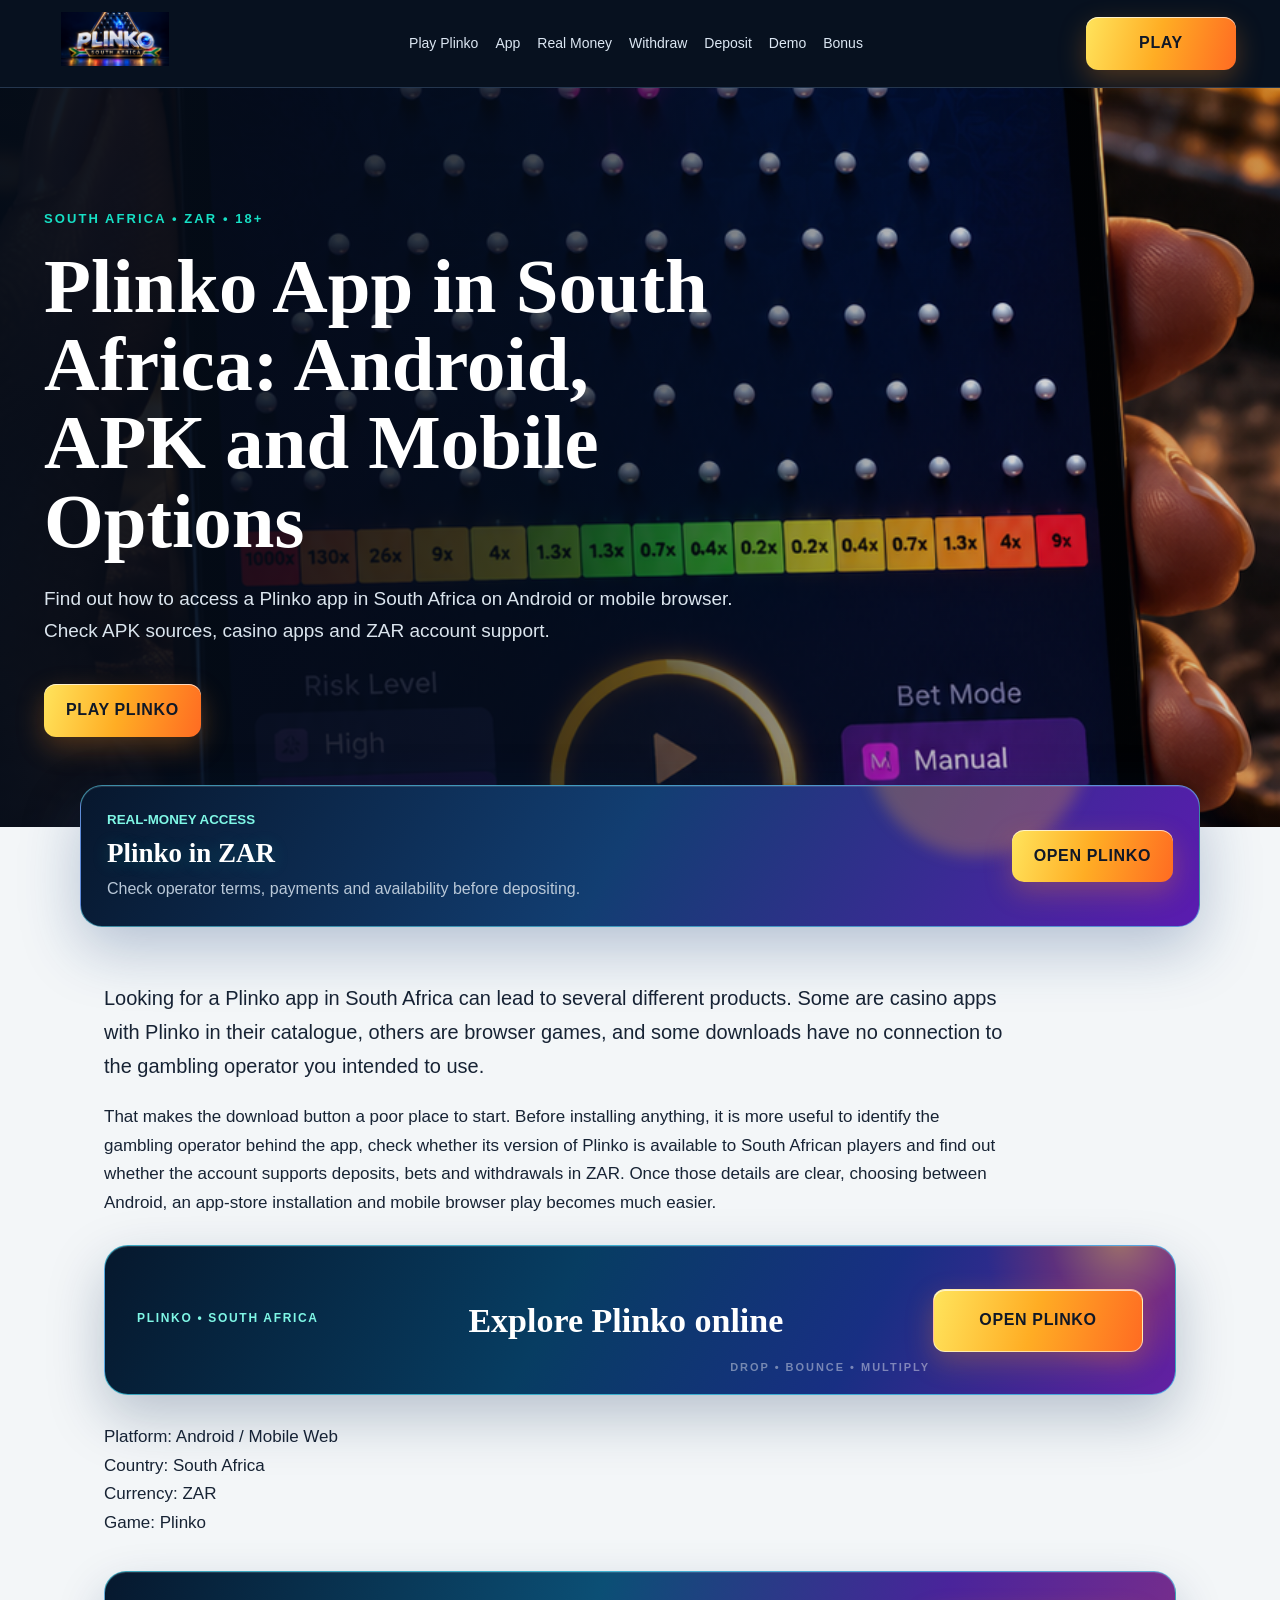
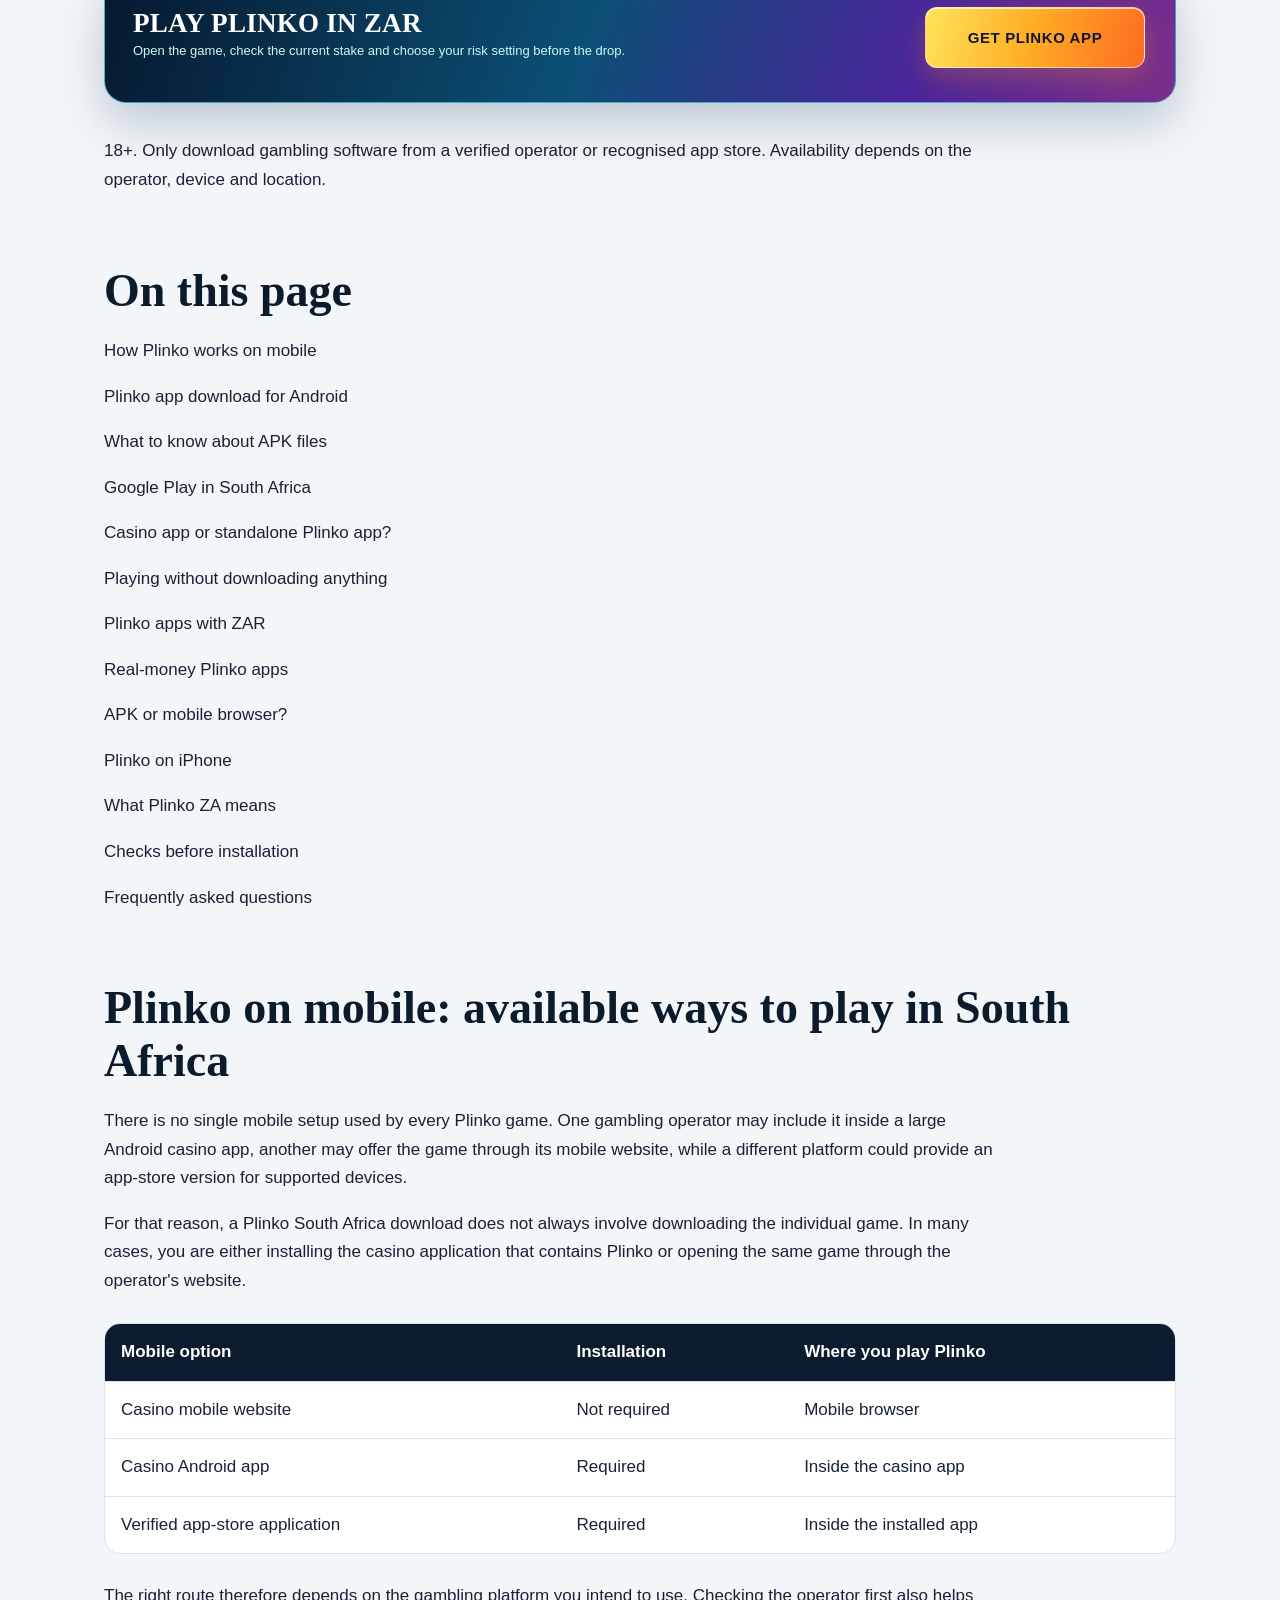
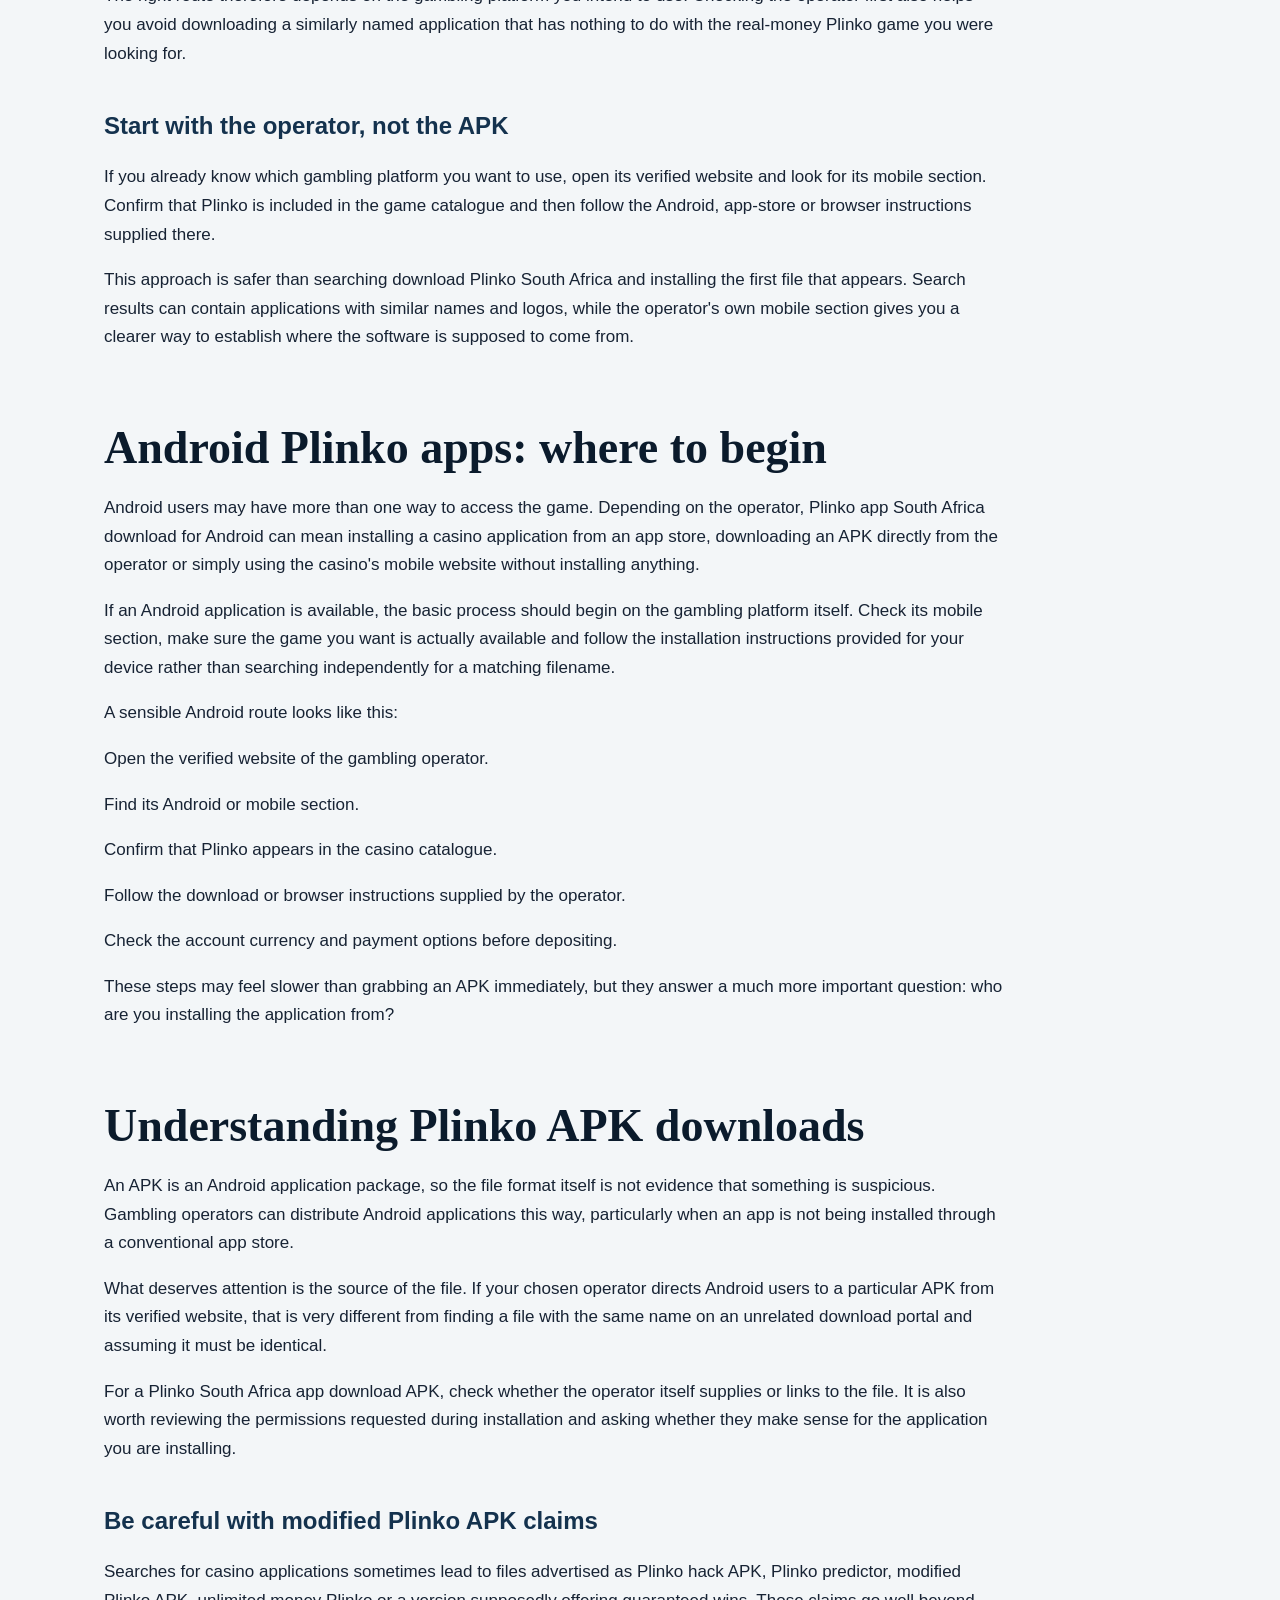
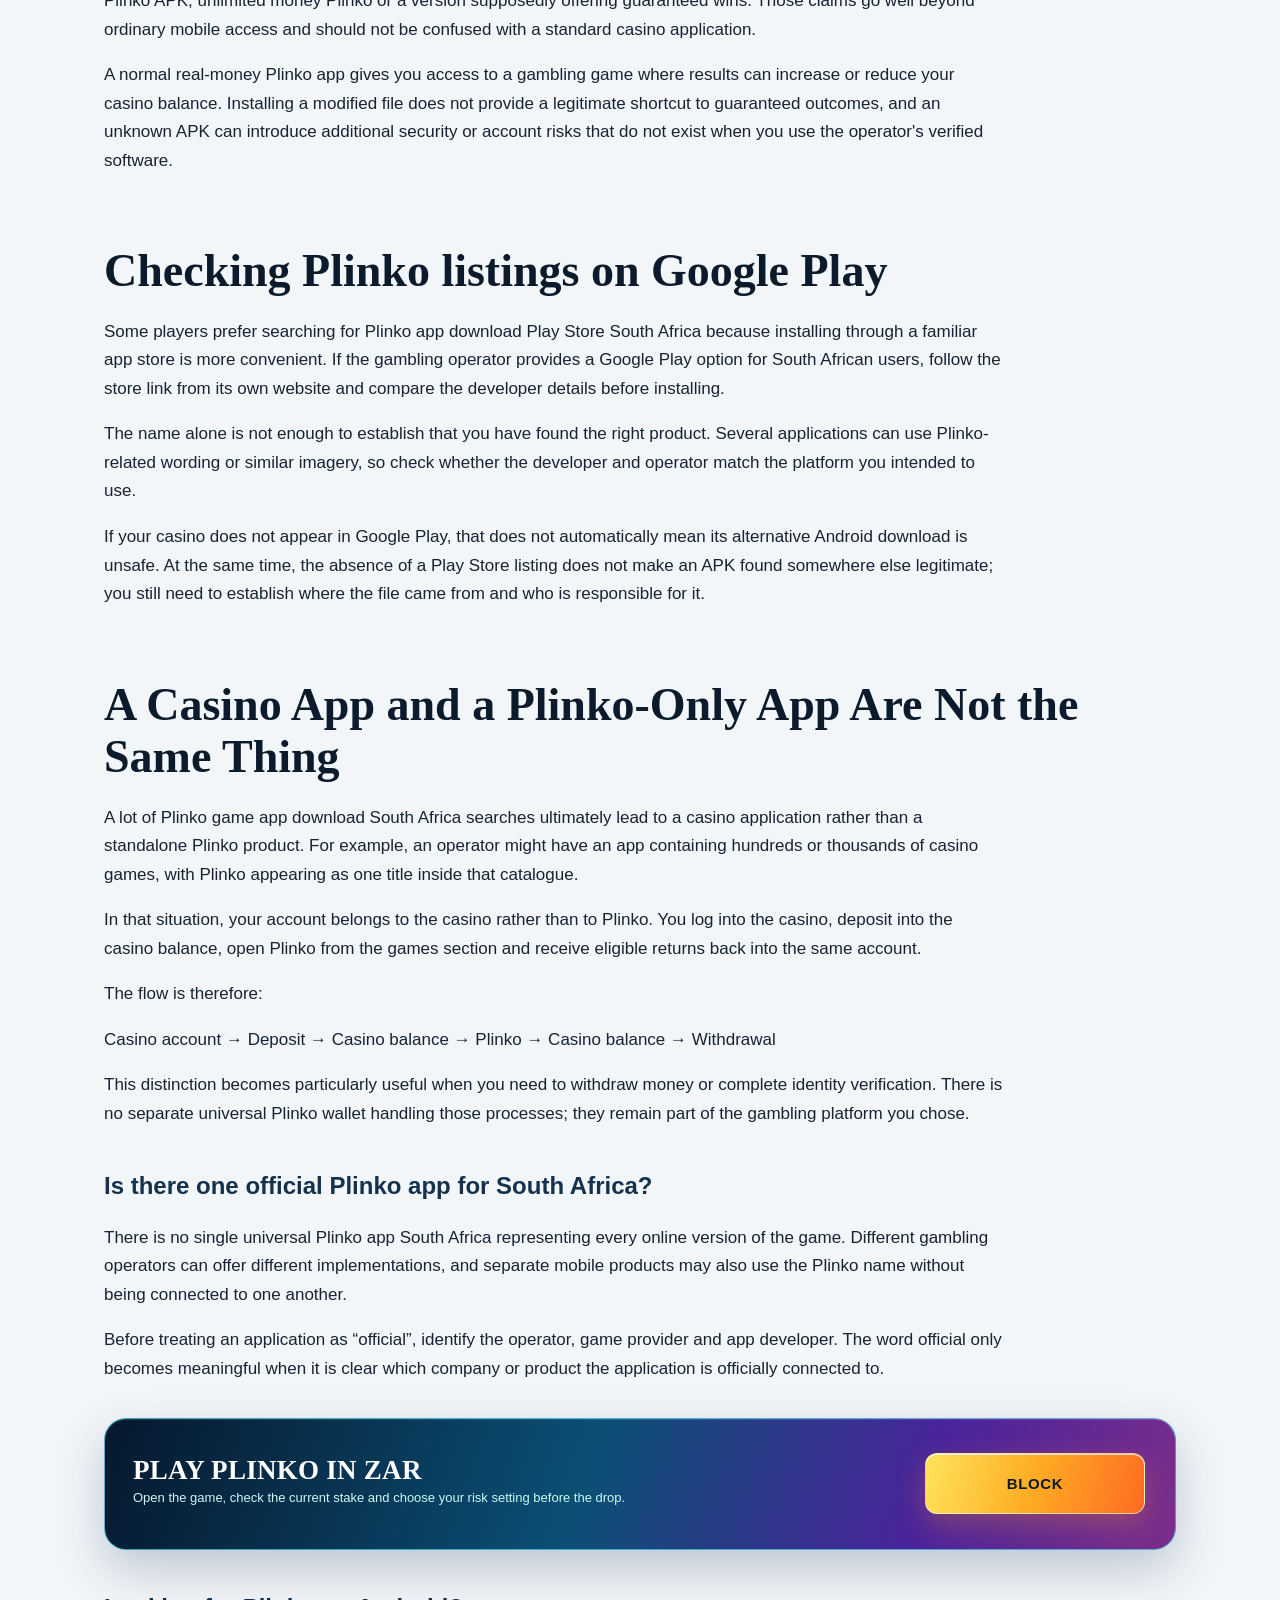
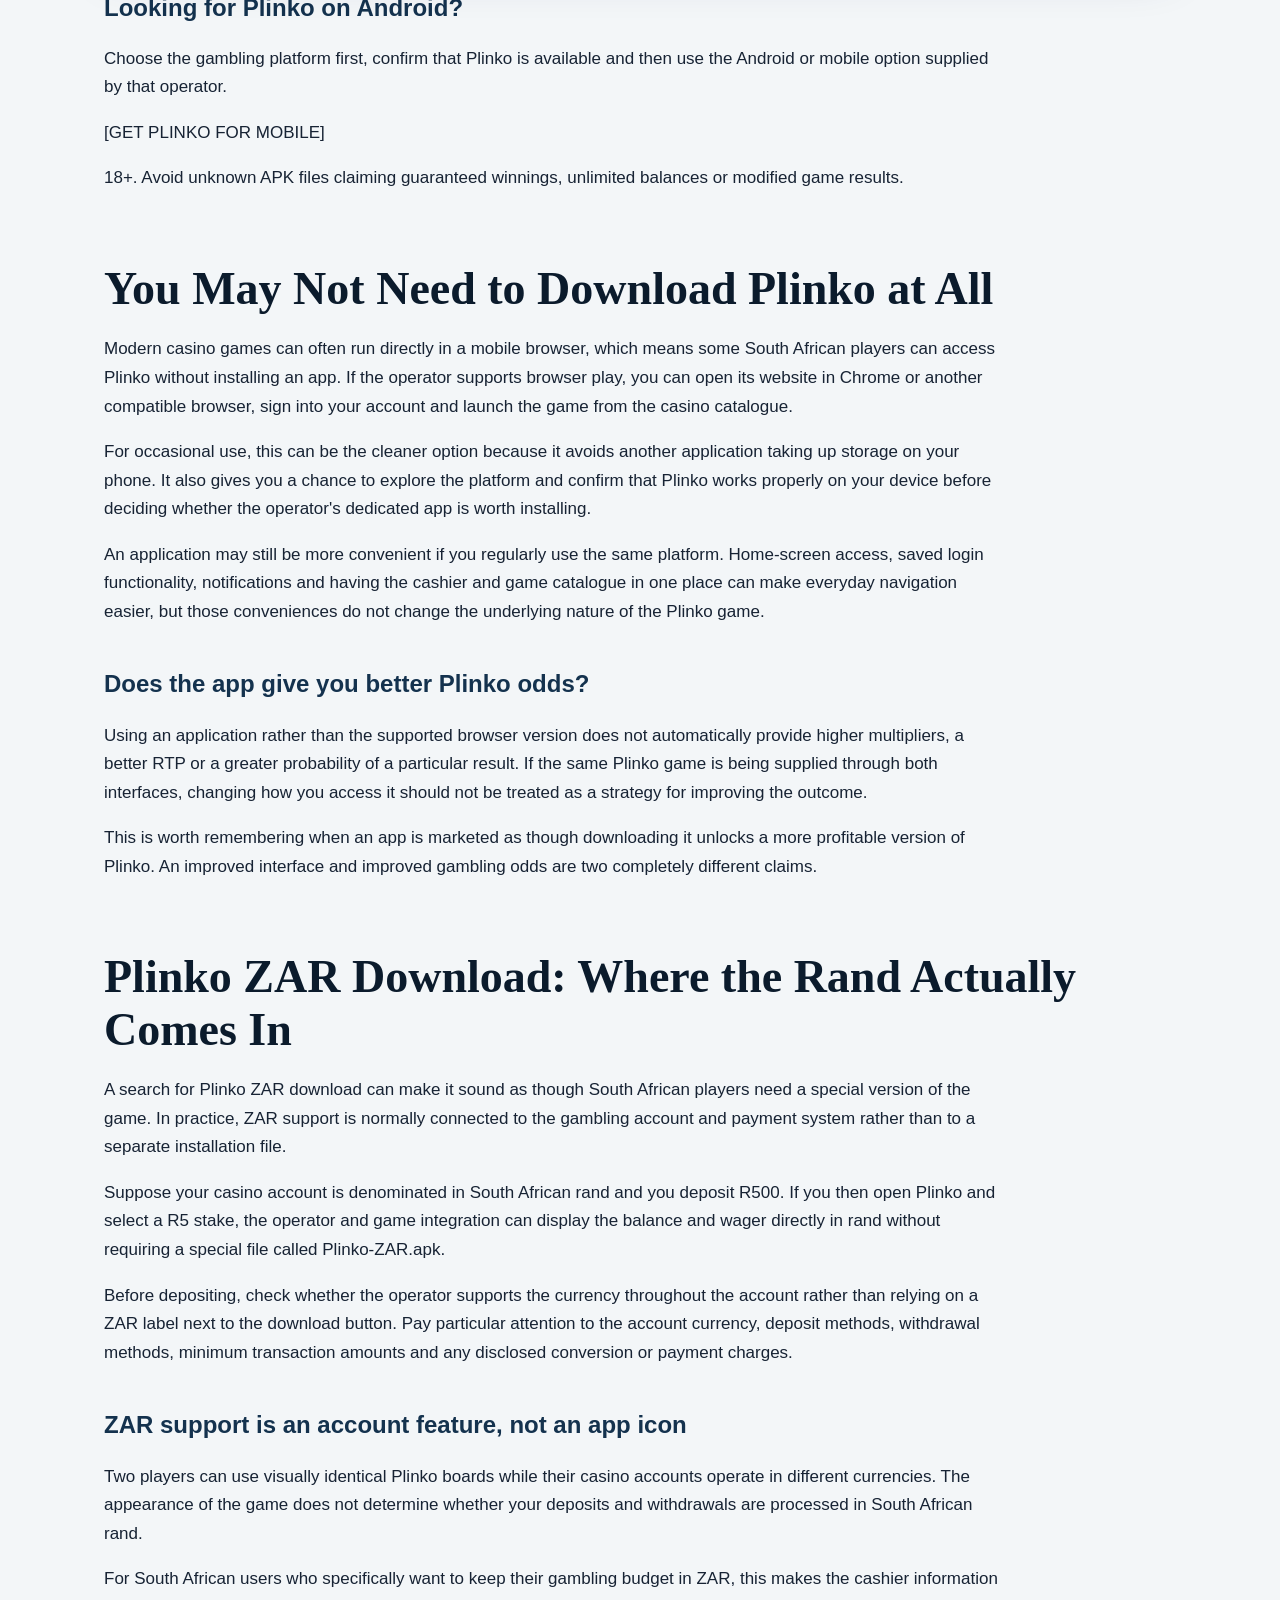
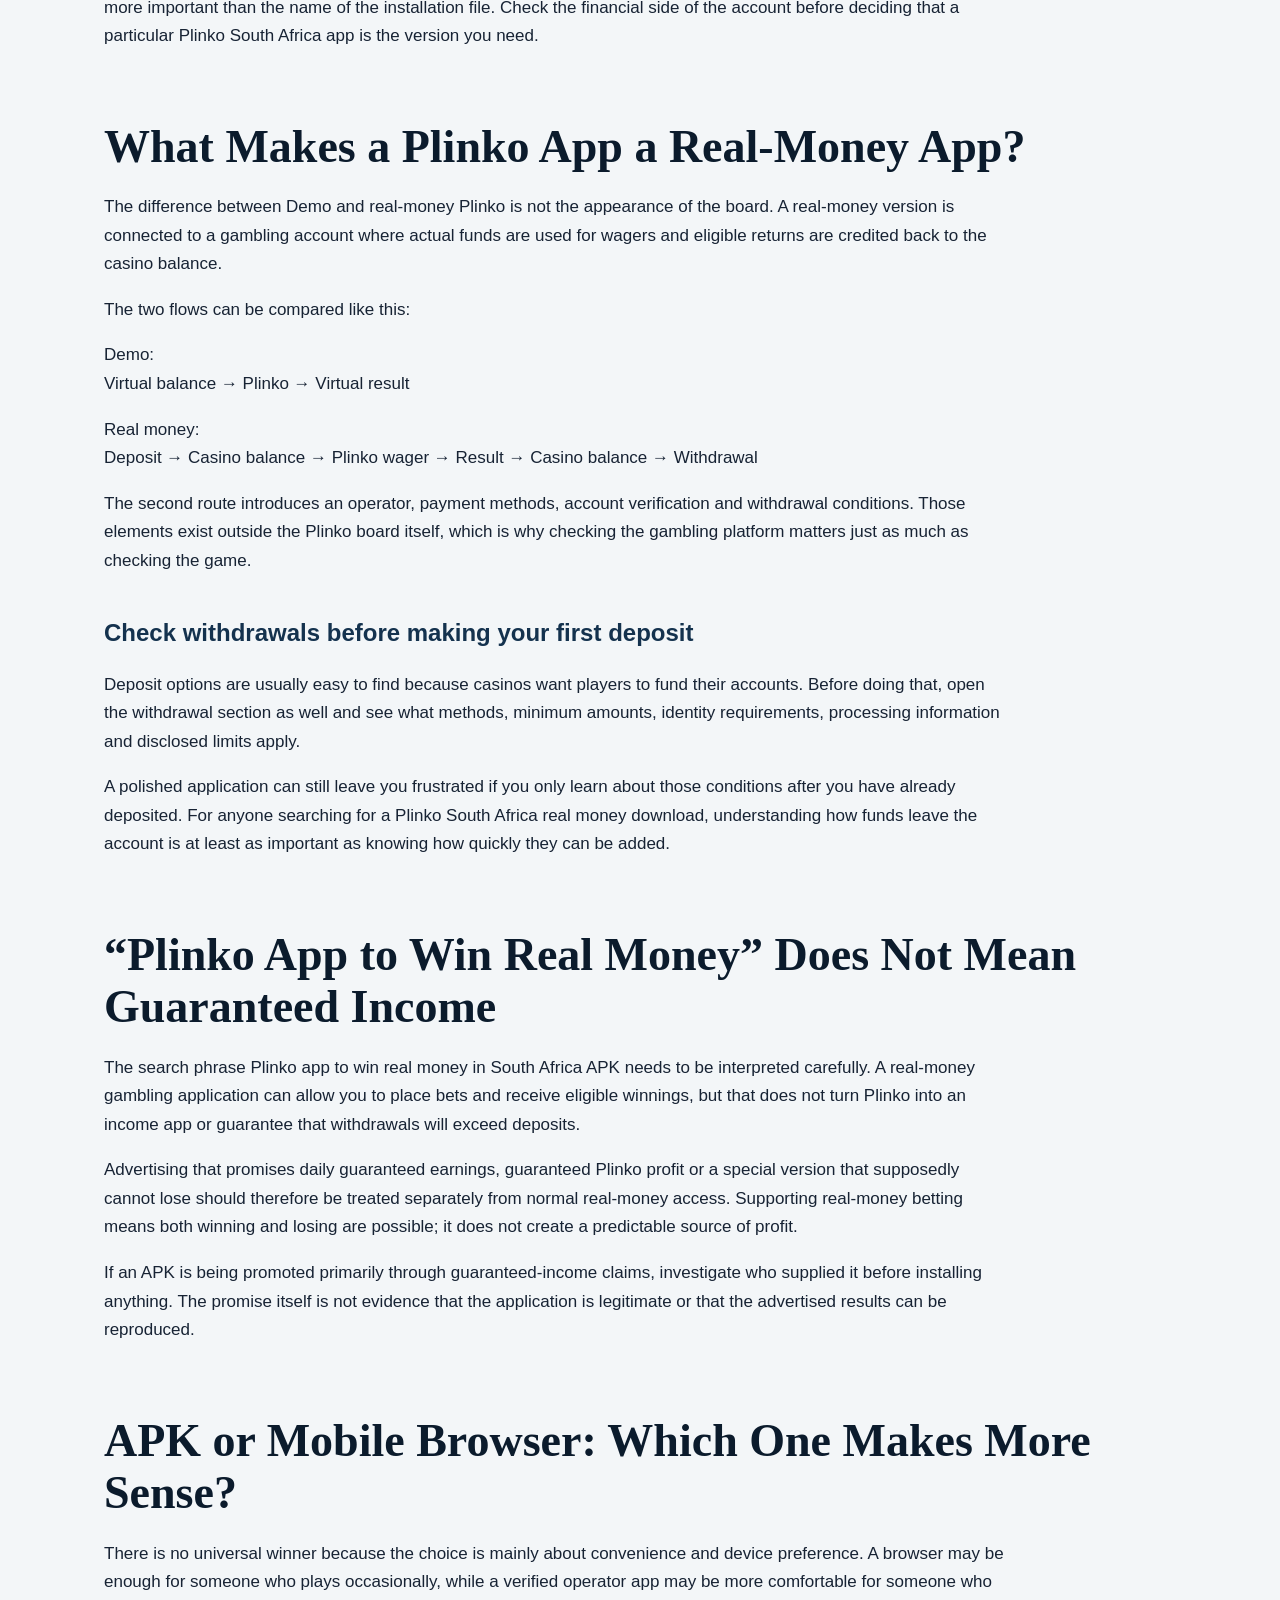
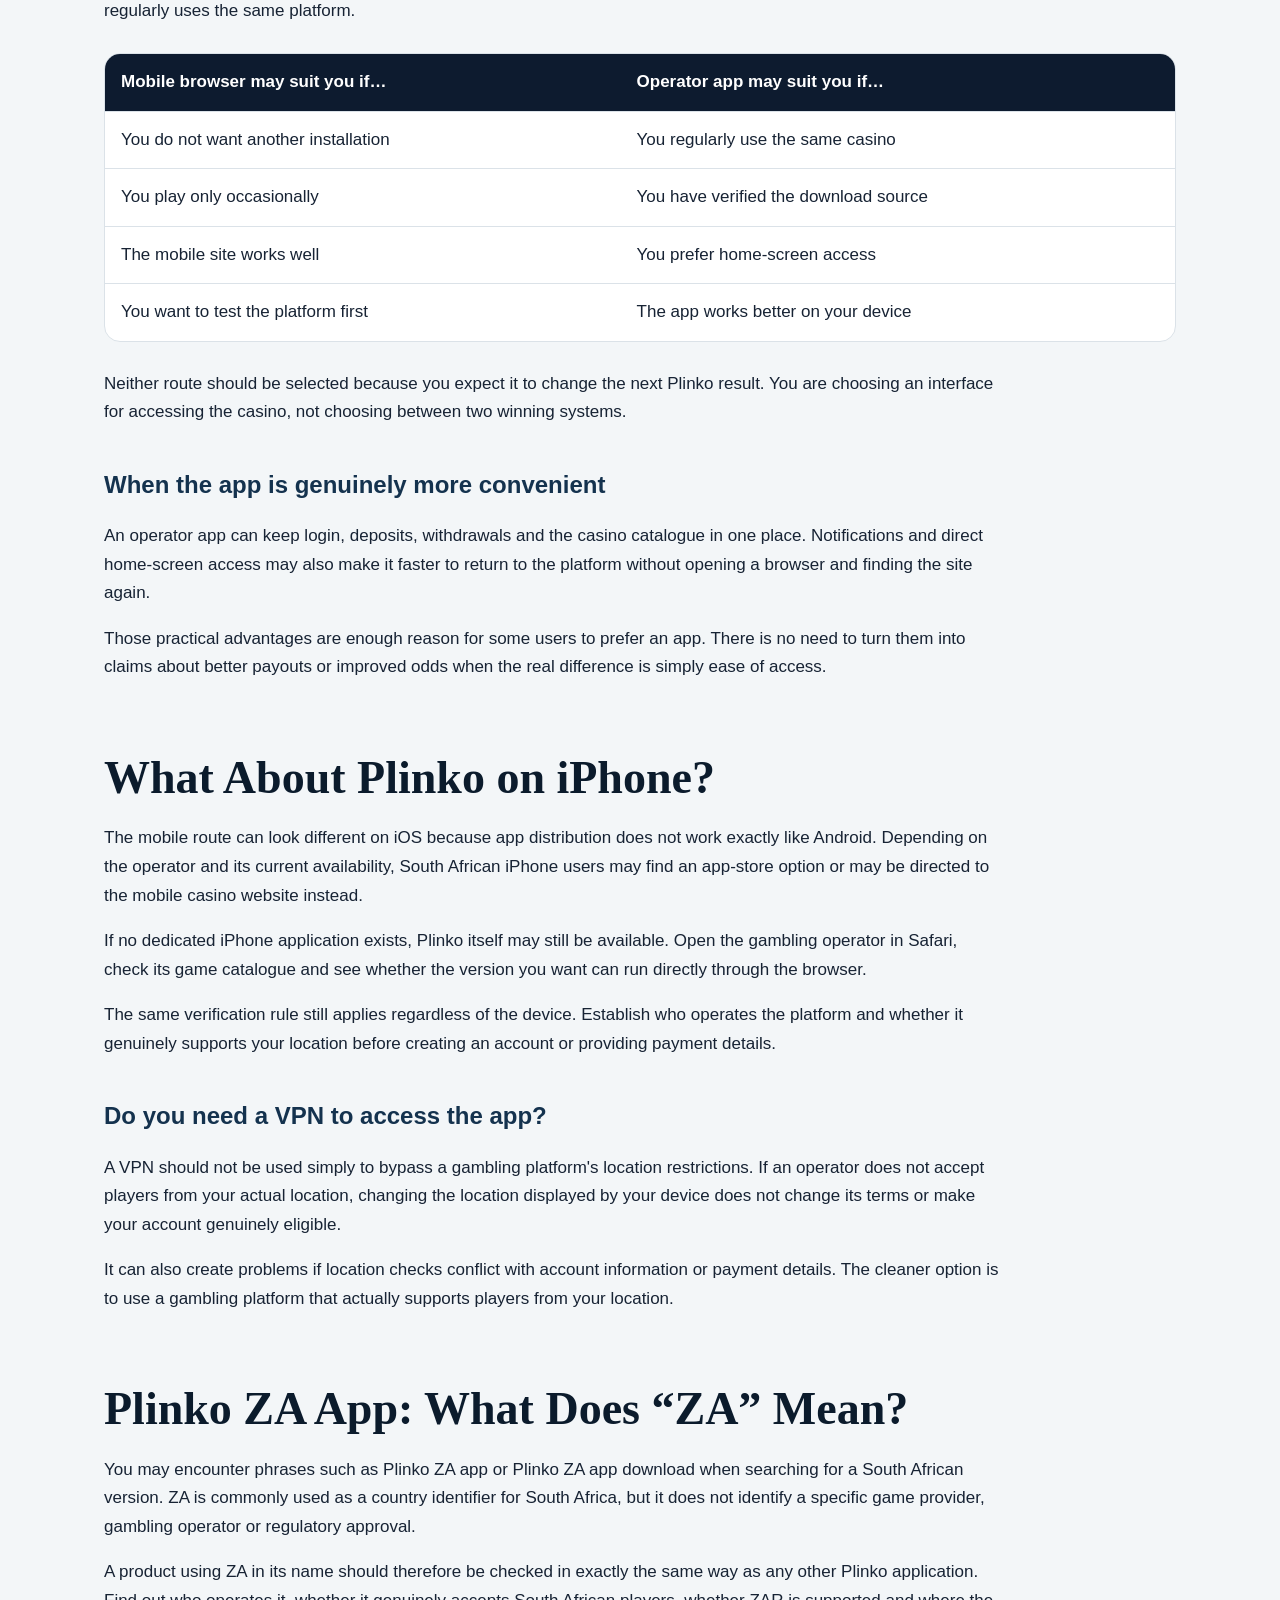
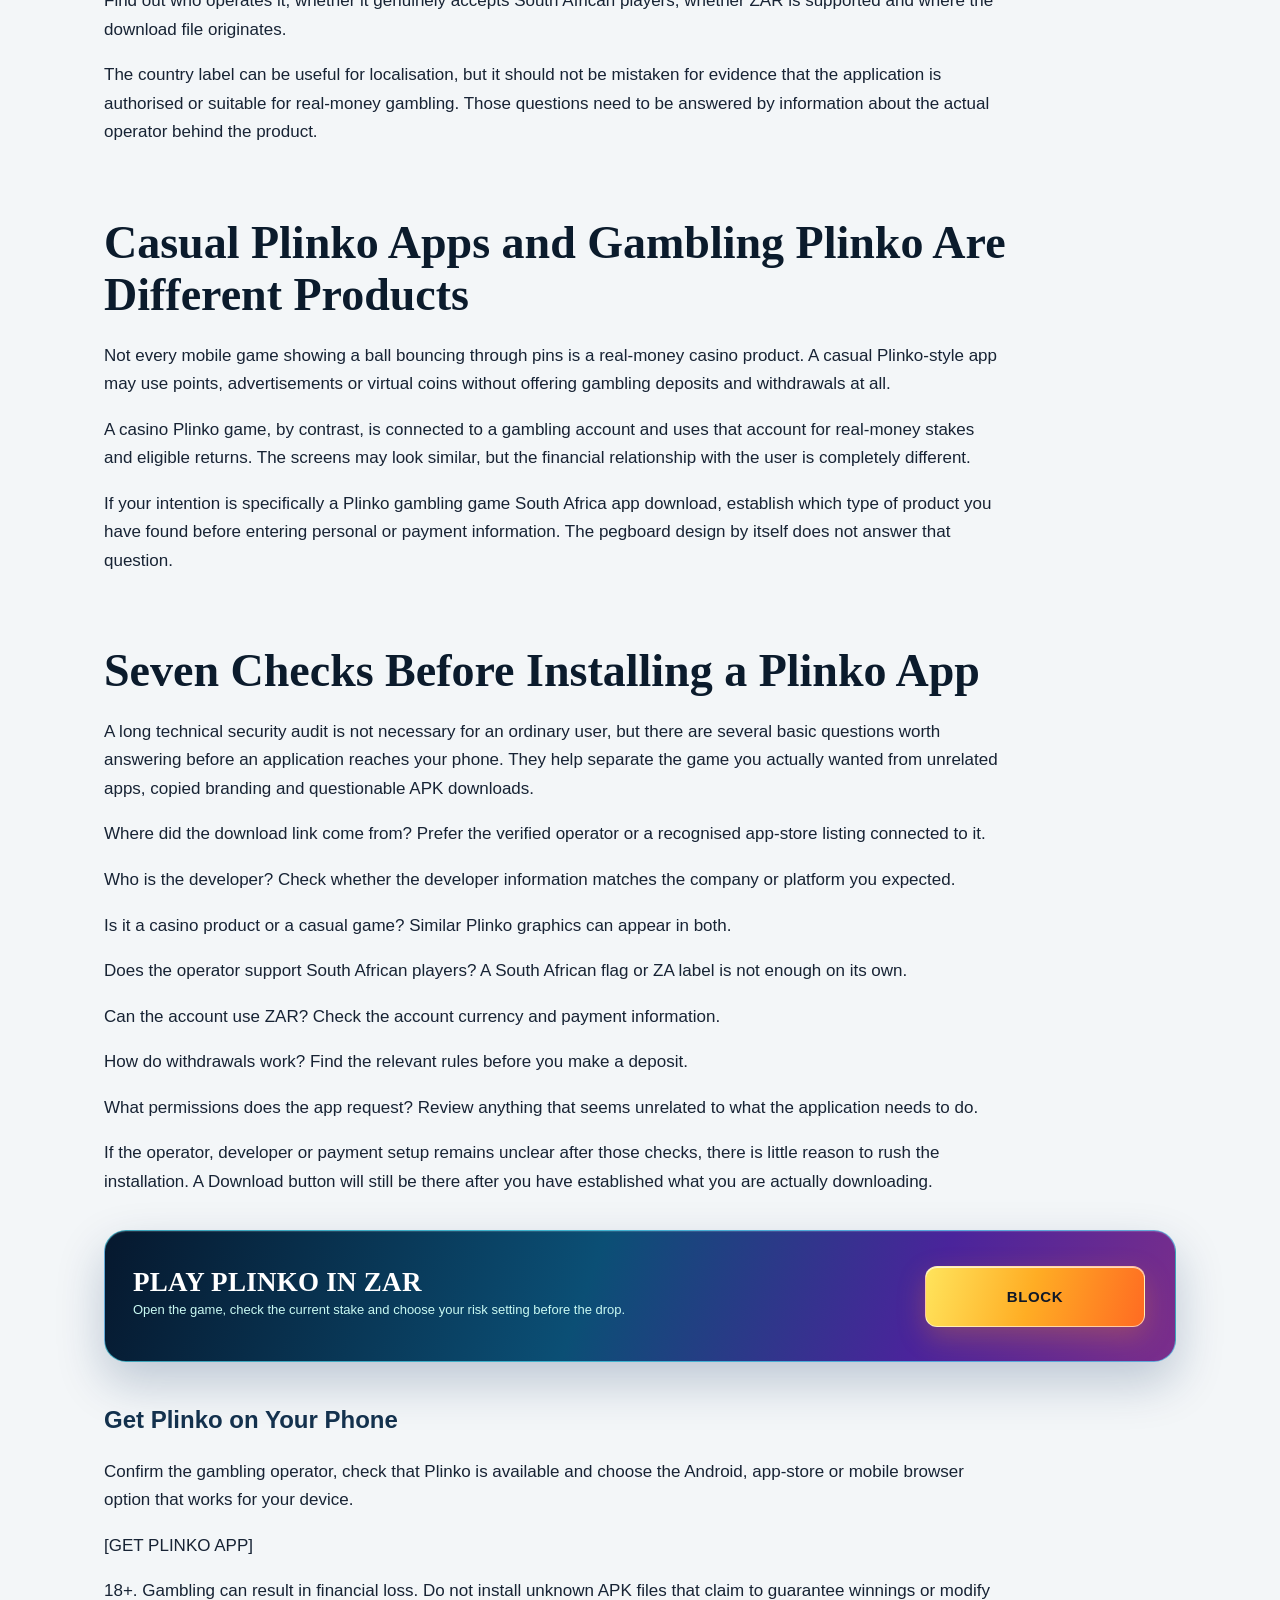
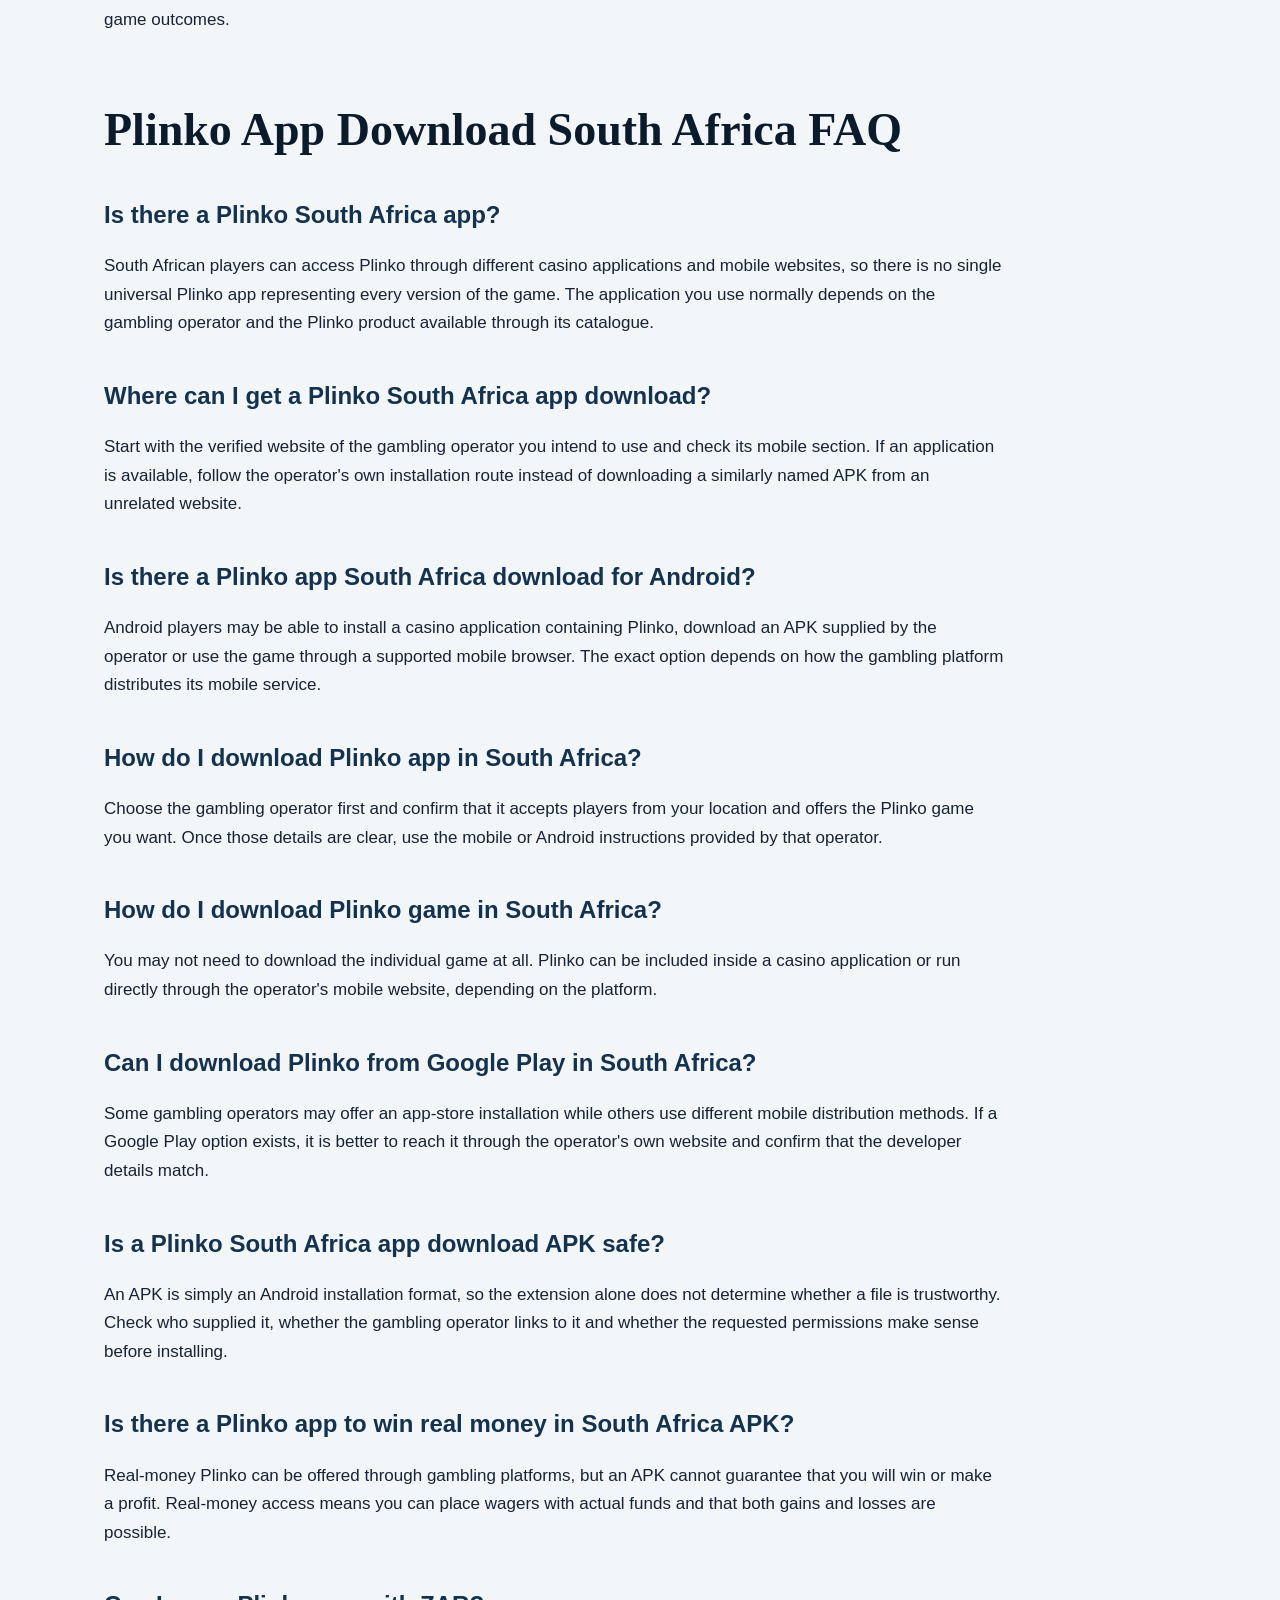
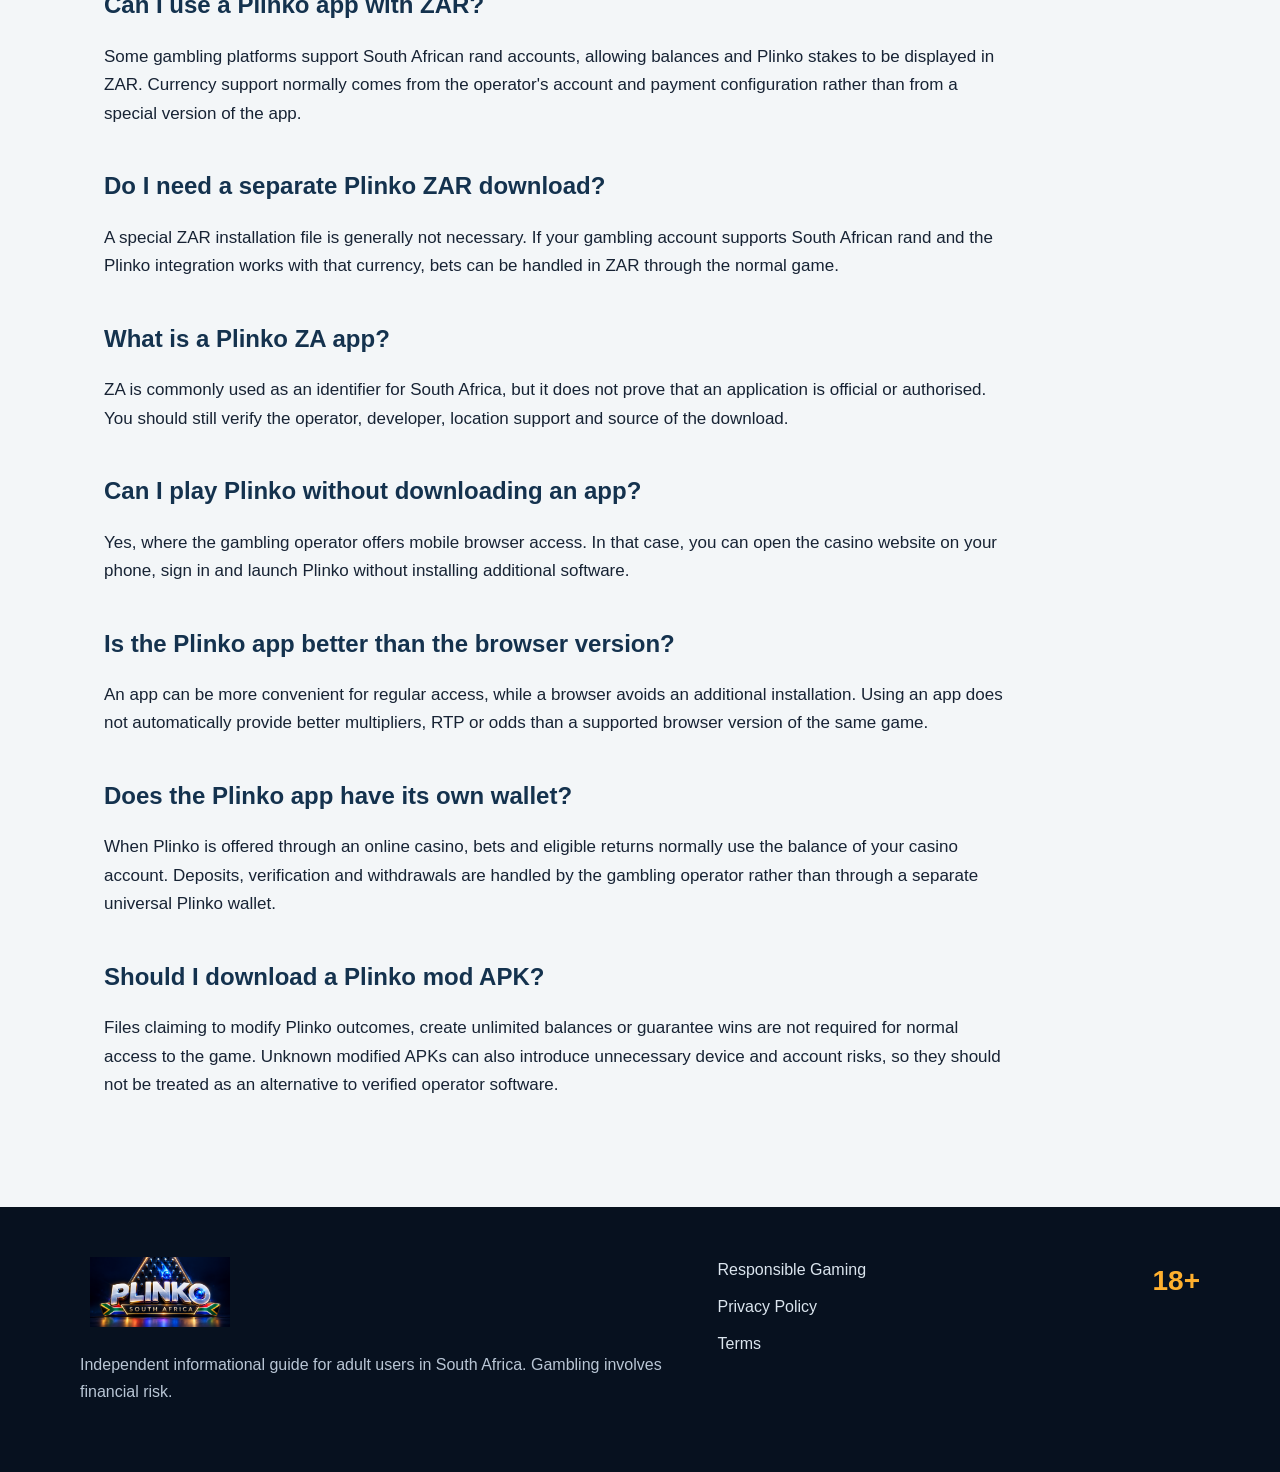
<file: plinko-app-download/index.html>
<!DOCTYPE html>

<html lang="en-ZA"><head><meta charset="utf-8"/><meta content="width=device-width,initial-scale=1" name="viewport"/><title>Plinko App South Africa: Android Download and Mobile Play</title><meta content="Find out how to access a Plinko app in South Africa on Android or mobile browser. Check APK sources, casino apps and ZAR account support." name="description"/><link href="https://plinkosa.com/plinko-app-download/" rel="canonical"/><meta content="index,follow" name="robots"/><meta content="Plinko App South Africa: Android Download and Mobile Play" property="og:title"><meta content="Find out how to access a Plinko app in South Africa on Android or mobile browser. Check APK sources, casino apps and ZAR account support." property="og:description"/><meta content="website" property="og:type"/><meta content="https://plinkosa.com/plinko-app-download/" property="og:url"/><meta content="https://plinkosa.com/assets/img/mobile.png" property="og:image"/><meta content="summary_large_image" name="twitter:card"/><link href="/assets/img/favicon.png" rel="icon"/><link href="/assets/css/site.css" rel="stylesheet"/></meta><meta content="bRMD8AXORQLoJO9plucxzTzAaBfVdrbZieGT1wNOD2o" name="google-site-verification"/></head><body>
<header><div class="head"><a class="brand" href="/plinko-south-africa/"><img alt="Plinko South Africa" src="/assets/img/logo.png"/></a><nav><a href="/plinko-south-africa/">Play Plinko</a><a href="/plinko-app-download/">App</a><a href="/plinko-real-money/">Real Money</a><a href="/plinko-withdrawal/">Withdraw</a><a href="/plinko-deposit/">Deposit</a><a href="/plinko-demo/">Demo</a><a href="/plinko-bonus/">Bonus</a></nav><a class="head-cta" href="/go/">PLAY</a></div></header>
<main><section class="hero"><img alt="Plinko App Download South Africa for Android and Mobile" src="/assets/img/mobile.png"/><div class="hero-shade"></div><div class="hero-copy"><span class="eyebrow">SOUTH AFRICA • ZAR • 18+</span><h1>Plinko App in South Africa: Android, APK and Mobile Options</h1><p>Find out how to access a Plinko app in South Africa on Android or mobile browser. Check APK sources, casino apps and ZAR account support.</p><a class="cta-button hero-btn" href="/go/">PLAY PLINKO</a></div></section>
<div class="top-offer"><div><small>REAL-MONEY ACCESS</small><strong>Plinko in ZAR</strong><span>Check operator terms, payments and availability before depositing.</span></div><a class="cta-button" href="/go/">OPEN PLINKO</a></div>
<article class="content"><p>Looking for a Plinko app in South Africa can lead to several different products. Some are casino apps with Plinko in their catalogue, others are browser games, and some downloads have no connection to the gambling operator you intended to use.</p>
<p>That makes the download button a poor place to start. Before installing anything, it is more useful to identify the gambling operator behind the app, check whether its version of Plinko is available to South African players and find out whether the account supports deposits, bets and withdrawals in ZAR. Once those details are clear, choosing between Android, an app-store installation and mobile browser play becomes much easier.</p>
<div class="game-panel"><span>PLINKO • SOUTH AFRICA</span><b>Explore Plinko online</b><a class="cta-button" href="/go/">OPEN PLINKO</a></div>
<p>Platform: Android / Mobile Web<br/>Country: South Africa<br/>Currency: ZAR<br/>Game: Plinko</p>
<div class="inline-cta"><a class="cta-button" href="/go/">GET PLINKO APP</a></div>
<p>18+. Only download gambling software from a verified operator or recognised app store. Availability depends on the operator, device and location.</p>
<h2 id="on-this-page">On this page</h2>
<p>How Plinko works on mobile</p>
<p>Plinko app download for Android</p>
<p>What to know about APK files</p>
<p>Google Play in South Africa</p>
<p>Casino app or standalone Plinko app?</p>
<p>Playing without downloading anything</p>
<p>Plinko apps with ZAR</p>
<p>Real-money Plinko apps</p>
<p>APK or mobile browser?</p>
<p>Plinko on iPhone</p>
<p>What Plinko ZA means</p>
<p>Checks before installation</p>
<p>Frequently asked questions</p>
<h2 id="mobile-options">Plinko on mobile: available ways to play in South Africa</h2>
<p>There is no single mobile setup used by every Plinko game. One gambling operator may include it inside a large Android casino app, another may offer the game through its mobile website, while a different platform could provide an app-store version for supported devices.</p>
<p>For that reason, a Plinko South Africa download does not always involve downloading the individual game. In many cases, you are either installing the casino application that contains Plinko or opening the same game through the operator's website.</p>
<div class="table-wrap"><table><tr><th>Mobile option</th><th>Installation</th><th>Where you play Plinko</th></tr><tr><td>Casino mobile website</td><td>Not required</td><td>Mobile browser</td></tr><tr><td>Casino Android app</td><td>Required</td><td>Inside the casino app</td></tr><tr><td>Verified app-store application</td><td>Required</td><td>Inside the installed app</td></tr></table></div>
<p>The right route therefore depends on the gambling platform you intend to use. Checking the operator first also helps you avoid downloading a similarly named application that has nothing to do with the real-money Plinko game you were looking for.</p>
<h3 id="start-with-the-operator-not-the-apk">Start with the operator, not the APK</h3>
<p>If you already know which gambling platform you want to use, open its verified website and look for its mobile section. Confirm that Plinko is included in the game catalogue and then follow the Android, app-store or browser instructions supplied there.</p>
<p>This approach is safer than searching download Plinko South Africa and installing the first file that appears. Search results can contain applications with similar names and logos, while the operator's own mobile section gives you a clearer way to establish where the software is supposed to come from.</p>
<h2 id="android">Android Plinko apps: where to begin</h2>
<p>Android users may have more than one way to access the game. Depending on the operator, Plinko app South Africa download for Android can mean installing a casino application from an app store, downloading an APK directly from the operator or simply using the casino's mobile website without installing anything.</p>
<p>If an Android application is available, the basic process should begin on the gambling platform itself. Check its mobile section, make sure the game you want is actually available and follow the installation instructions provided for your device rather than searching independently for a matching filename.</p>
<p>A sensible Android route looks like this:</p>
<p>Open the verified website of the gambling operator.</p>
<p>Find its Android or mobile section.</p>
<p>Confirm that Plinko appears in the casino catalogue.</p>
<p>Follow the download or browser instructions supplied by the operator.</p>
<p>Check the account currency and payment options before depositing.</p>
<p>These steps may feel slower than grabbing an APK immediately, but they answer a much more important question: who are you installing the application from?</p>
<h2 id="apk">Understanding Plinko APK downloads</h2>
<p>An APK is an Android application package, so the file format itself is not evidence that something is suspicious. Gambling operators can distribute Android applications this way, particularly when an app is not being installed through a conventional app store.</p>
<p>What deserves attention is the source of the file. If your chosen operator directs Android users to a particular APK from its verified website, that is very different from finding a file with the same name on an unrelated download portal and assuming it must be identical.</p>
<p>For a Plinko South Africa app download APK, check whether the operator itself supplies or links to the file. It is also worth reviewing the permissions requested during installation and asking whether they make sense for the application you are installing.</p>
<h3 id="be-careful-with-modified-plinko-apk-claims">Be careful with modified Plinko APK claims</h3>
<p>Searches for casino applications sometimes lead to files advertised as Plinko hack APK, Plinko predictor, modified Plinko APK, unlimited money Plinko or a version supposedly offering guaranteed wins. Those claims go well beyond ordinary mobile access and should not be confused with a standard casino application.</p>
<p>A normal real-money Plinko app gives you access to a gambling game where results can increase or reduce your casino balance. Installing a modified file does not provide a legitimate shortcut to guaranteed outcomes, and an unknown APK can introduce additional security or account risks that do not exist when you use the operator's verified software.</p>
<h2 id="play-store">Checking Plinko listings on Google Play</h2>
<p>Some players prefer searching for Plinko app download Play Store South Africa because installing through a familiar app store is more convenient. If the gambling operator provides a Google Play option for South African users, follow the store link from its own website and compare the developer details before installing.</p>
<p>The name alone is not enough to establish that you have found the right product. Several applications can use Plinko-related wording or similar imagery, so check whether the developer and operator match the platform you intended to use.</p>
<p>If your casino does not appear in Google Play, that does not automatically mean its alternative Android download is unsafe. At the same time, the absence of a Play Store listing does not make an APK found somewhere else legitimate; you still need to establish where the file came from and who is responsible for it.</p>
<h2 id="casino-app">A Casino App and a Plinko-Only App Are Not the Same Thing</h2>
<p>A lot of Plinko game app download South Africa searches ultimately lead to a casino application rather than a standalone Plinko product. For example, an operator might have an app containing hundreds or thousands of casino games, with Plinko appearing as one title inside that catalogue.</p>
<p>In that situation, your account belongs to the casino rather than to Plinko. You log into the casino, deposit into the casino balance, open Plinko from the games section and receive eligible returns back into the same account.</p>
<p>The flow is therefore:</p>
<p>Casino account → Deposit → Casino balance → Plinko → Casino balance → Withdrawal</p>
<p>This distinction becomes particularly useful when you need to withdraw money or complete identity verification. There is no separate universal Plinko wallet handling those processes; they remain part of the gambling platform you chose.</p>
<h3 id="is-there-one-official-plinko-app-for-south-africa">Is there one official Plinko app for South Africa?</h3>
<p>There is no single universal Plinko app South Africa representing every online version of the game. Different gambling operators can offer different implementations, and separate mobile products may also use the Plinko name without being connected to one another.</p>
<p>Before treating an application as “official”, identify the operator, game provider and app developer. The word official only becomes meaningful when it is clear which company or product the application is officially connected to.</p>
<div class="inline-cta"><a class="cta-button" href="/go/">BLOCK</a></div>
<h3 id="looking-for-plinko-on-android">Looking for Plinko on Android?</h3>
<p>Choose the gambling platform first, confirm that Plinko is available and then use the Android or mobile option supplied by that operator.</p>
<p>[GET PLINKO FOR MOBILE]</p>
<p>18+. Avoid unknown APK files claiming guaranteed winnings, unlimited balances or modified game results.</p>
<h2 id="browser">You May Not Need to Download Plinko at All</h2>
<p>Modern casino games can often run directly in a mobile browser, which means some South African players can access Plinko without installing an app. If the operator supports browser play, you can open its website in Chrome or another compatible browser, sign into your account and launch the game from the casino catalogue.</p>
<p>For occasional use, this can be the cleaner option because it avoids another application taking up storage on your phone. It also gives you a chance to explore the platform and confirm that Plinko works properly on your device before deciding whether the operator's dedicated app is worth installing.</p>
<p>An application may still be more convenient if you regularly use the same platform. Home-screen access, saved login functionality, notifications and having the cashier and game catalogue in one place can make everyday navigation easier, but those conveniences do not change the underlying nature of the Plinko game.</p>
<h3 id="does-the-app-give-you-better-plinko-odds">Does the app give you better Plinko odds?</h3>
<p>Using an application rather than the supported browser version does not automatically provide higher multipliers, a better RTP or a greater probability of a particular result. If the same Plinko game is being supplied through both interfaces, changing how you access it should not be treated as a strategy for improving the outcome.</p>
<p>This is worth remembering when an app is marketed as though downloading it unlocks a more profitable version of Plinko. An improved interface and improved gambling odds are two completely different claims.</p>
<h2 id="zar">Plinko ZAR Download: Where the Rand Actually Comes In</h2>
<p>A search for Plinko ZAR download can make it sound as though South African players need a special version of the game. In practice, ZAR support is normally connected to the gambling account and payment system rather than to a separate installation file.</p>
<p>Suppose your casino account is denominated in South African rand and you deposit R500. If you then open Plinko and select a R5 stake, the operator and game integration can display the balance and wager directly in rand without requiring a special file called Plinko-ZAR.apk.</p>
<p>Before depositing, check whether the operator supports the currency throughout the account rather than relying on a ZAR label next to the download button. Pay particular attention to the account currency, deposit methods, withdrawal methods, minimum transaction amounts and any disclosed conversion or payment charges.</p>
<h3 id="zar-support-is-an-account-feature-not-an-app-icon">ZAR support is an account feature, not an app icon</h3>
<p>Two players can use visually identical Plinko boards while their casino accounts operate in different currencies. The appearance of the game does not determine whether your deposits and withdrawals are processed in South African rand.</p>
<p>For South African users who specifically want to keep their gambling budget in ZAR, this makes the cashier information more important than the name of the installation file. Check the financial side of the account before deciding that a particular Plinko South Africa app is the version you need.</p>
<h2 id="real-money">What Makes a Plinko App a Real-Money App?</h2>
<p>The difference between Demo and real-money Plinko is not the appearance of the board. A real-money version is connected to a gambling account where actual funds are used for wagers and eligible returns are credited back to the casino balance.</p>
<p>The two flows can be compared like this:</p>
<p>Demo:<br/>Virtual balance → Plinko → Virtual result</p>
<p>Real money:<br/>Deposit → Casino balance → Plinko wager → Result → Casino balance → Withdrawal</p>
<p>The second route introduces an operator, payment methods, account verification and withdrawal conditions. Those elements exist outside the Plinko board itself, which is why checking the gambling platform matters just as much as checking the game.</p>
<h3 id="check-withdrawals-before-making-your-first-deposit">Check withdrawals before making your first deposit</h3>
<p>Deposit options are usually easy to find because casinos want players to fund their accounts. Before doing that, open the withdrawal section as well and see what methods, minimum amounts, identity requirements, processing information and disclosed limits apply.</p>
<p>A polished application can still leave you frustrated if you only learn about those conditions after you have already deposited. For anyone searching for a Plinko South Africa real money download, understanding how funds leave the account is at least as important as knowing how quickly they can be added.</p>
<h2 id="plinko-app-to-win-real-money-does-not-mean-guaranteed-income">“Plinko App to Win Real Money” Does Not Mean Guaranteed Income</h2>
<p>The search phrase Plinko app to win real money in South Africa APK needs to be interpreted carefully. A real-money gambling application can allow you to place bets and receive eligible winnings, but that does not turn Plinko into an income app or guarantee that withdrawals will exceed deposits.</p>
<p>Advertising that promises daily guaranteed earnings, guaranteed Plinko profit or a special version that supposedly cannot lose should therefore be treated separately from normal real-money access. Supporting real-money betting means both winning and losing are possible; it does not create a predictable source of profit.</p>
<p>If an APK is being promoted primarily through guaranteed-income claims, investigate who supplied it before installing anything. The promise itself is not evidence that the application is legitimate or that the advertised results can be reproduced.</p>
<h2 id="apk-browser">APK or Mobile Browser: Which One Makes More Sense?</h2>
<p>There is no universal winner because the choice is mainly about convenience and device preference. A browser may be enough for someone who plays occasionally, while a verified operator app may be more comfortable for someone who regularly uses the same platform.</p>
<div class="table-wrap"><table><tr><th>Mobile browser may suit you if…</th><th>Operator app may suit you if…</th></tr><tr><td>You do not want another installation</td><td>You regularly use the same casino</td></tr><tr><td>You play only occasionally</td><td>You have verified the download source</td></tr><tr><td>The mobile site works well</td><td>You prefer home-screen access</td></tr><tr><td>You want to test the platform first</td><td>The app works better on your device</td></tr></table></div>
<p>Neither route should be selected because you expect it to change the next Plinko result. You are choosing an interface for accessing the casino, not choosing between two winning systems.</p>
<h3 id="when-the-app-is-genuinely-more-convenient">When the app is genuinely more convenient</h3>
<p>An operator app can keep login, deposits, withdrawals and the casino catalogue in one place. Notifications and direct home-screen access may also make it faster to return to the platform without opening a browser and finding the site again.</p>
<p>Those practical advantages are enough reason for some users to prefer an app. There is no need to turn them into claims about better payouts or improved odds when the real difference is simply ease of access.</p>
<h2 id="iphone">What About Plinko on iPhone?</h2>
<p>The mobile route can look different on iOS because app distribution does not work exactly like Android. Depending on the operator and its current availability, South African iPhone users may find an app-store option or may be directed to the mobile casino website instead.</p>
<p>If no dedicated iPhone application exists, Plinko itself may still be available. Open the gambling operator in Safari, check its game catalogue and see whether the version you want can run directly through the browser.</p>
<p>The same verification rule still applies regardless of the device. Establish who operates the platform and whether it genuinely supports your location before creating an account or providing payment details.</p>
<h3 id="do-you-need-a-vpn-to-access-the-app">Do you need a VPN to access the app?</h3>
<p>A VPN should not be used simply to bypass a gambling platform's location restrictions. If an operator does not accept players from your actual location, changing the location displayed by your device does not change its terms or make your account genuinely eligible.</p>
<p>It can also create problems if location checks conflict with account information or payment details. The cleaner option is to use a gambling platform that actually supports players from your location.</p>
<h2 id="za">Plinko ZA App: What Does “ZA” Mean?</h2>
<p>You may encounter phrases such as Plinko ZA app or Plinko ZA app download when searching for a South African version. ZA is commonly used as a country identifier for South Africa, but it does not identify a specific game provider, gambling operator or regulatory approval.</p>
<p>A product using ZA in its name should therefore be checked in exactly the same way as any other Plinko application. Find out who operates it, whether it genuinely accepts South African players, whether ZAR is supported and where the download file originates.</p>
<p>The country label can be useful for localisation, but it should not be mistaken for evidence that the application is authorised or suitable for real-money gambling. Those questions need to be answered by information about the actual operator behind the product.</p>
<h2 id="casual-plinko-apps-and-gambling-plinko-are-different-products">Casual Plinko Apps and Gambling Plinko Are Different Products</h2>
<p>Not every mobile game showing a ball bouncing through pins is a real-money casino product. A casual Plinko-style app may use points, advertisements or virtual coins without offering gambling deposits and withdrawals at all.</p>
<p>A casino Plinko game, by contrast, is connected to a gambling account and uses that account for real-money stakes and eligible returns. The screens may look similar, but the financial relationship with the user is completely different.</p>
<p>If your intention is specifically a Plinko gambling game South Africa app download, establish which type of product you have found before entering personal or payment information. The pegboard design by itself does not answer that question.</p>
<h2 id="checks">Seven Checks Before Installing a Plinko App</h2>
<p>A long technical security audit is not necessary for an ordinary user, but there are several basic questions worth answering before an application reaches your phone. They help separate the game you actually wanted from unrelated apps, copied branding and questionable APK downloads.</p>
<p>Where did the download link come from? Prefer the verified operator or a recognised app-store listing connected to it.</p>
<p>Who is the developer? Check whether the developer information matches the company or platform you expected.</p>
<p>Is it a casino product or a casual game? Similar Plinko graphics can appear in both.</p>
<p>Does the operator support South African players? A South African flag or ZA label is not enough on its own.</p>
<p>Can the account use ZAR? Check the account currency and payment information.</p>
<p>How do withdrawals work? Find the relevant rules before you make a deposit.</p>
<p>What permissions does the app request? Review anything that seems unrelated to what the application needs to do.</p>
<p>If the operator, developer or payment setup remains unclear after those checks, there is little reason to rush the installation. A Download button will still be there after you have established what you are actually downloading.</p>
<div class="inline-cta"><a class="cta-button" href="/go/">BLOCK</a></div>
<h3 id="get-plinko-on-your-phone">Get Plinko on Your Phone</h3>
<p>Confirm the gambling operator, check that Plinko is available and choose the Android, app-store or mobile browser option that works for your device.</p>
<p>[GET PLINKO APP]</p>
<p>18+. Gambling can result in financial loss. Do not install unknown APK files that claim to guarantee winnings or modify game outcomes.</p>
<h2 id="faq">Plinko App Download South Africa FAQ</h2>
<h3 id="is-there-a-plinko-south-africa-app">Is there a Plinko South Africa app?</h3>
<p>South African players can access Plinko through different casino applications and mobile websites, so there is no single universal Plinko app representing every version of the game. The application you use normally depends on the gambling operator and the Plinko product available through its catalogue.</p>
<h3 id="where-can-i-get-a-plinko-south-africa-app-download">Where can I get a Plinko South Africa app download?</h3>
<p>Start with the verified website of the gambling operator you intend to use and check its mobile section. If an application is available, follow the operator's own installation route instead of downloading a similarly named APK from an unrelated website.</p>
<h3 id="is-there-a-plinko-app-south-africa-download-for-android">Is there a Plinko app South Africa download for Android?</h3>
<p>Android players may be able to install a casino application containing Plinko, download an APK supplied by the operator or use the game through a supported mobile browser. The exact option depends on how the gambling platform distributes its mobile service.</p>
<h3 id="how-do-i-download-plinko-app-in-south-africa">How do I download Plinko app in South Africa?</h3>
<p>Choose the gambling operator first and confirm that it accepts players from your location and offers the Plinko game you want. Once those details are clear, use the mobile or Android instructions provided by that operator.</p>
<h3 id="how-do-i-download-plinko-game-in-south-africa">How do I download Plinko game in South Africa?</h3>
<p>You may not need to download the individual game at all. Plinko can be included inside a casino application or run directly through the operator's mobile website, depending on the platform.</p>
<h3 id="can-i-download-plinko-from-google-play-in-south-africa">Can I download Plinko from Google Play in South Africa?</h3>
<p>Some gambling operators may offer an app-store installation while others use different mobile distribution methods. If a Google Play option exists, it is better to reach it through the operator's own website and confirm that the developer details match.</p>
<h3 id="is-a-plinko-south-africa-app-download-apk-safe">Is a Plinko South Africa app download APK safe?</h3>
<p>An APK is simply an Android installation format, so the extension alone does not determine whether a file is trustworthy. Check who supplied it, whether the gambling operator links to it and whether the requested permissions make sense before installing.</p>
<h3 id="is-there-a-plinko-app-to-win-real-money-in-south-africa-apk">Is there a Plinko app to win real money in South Africa APK?</h3>
<p>Real-money Plinko can be offered through gambling platforms, but an APK cannot guarantee that you will win or make a profit. Real-money access means you can place wagers with actual funds and that both gains and losses are possible.</p>
<h3 id="can-i-use-a-plinko-app-with-zar">Can I use a Plinko app with ZAR?</h3>
<p>Some gambling platforms support South African rand accounts, allowing balances and Plinko stakes to be displayed in ZAR. Currency support normally comes from the operator's account and payment configuration rather than from a special version of the app.</p>
<h3 id="do-i-need-a-separate-plinko-zar-download">Do I need a separate Plinko ZAR download?</h3>
<p>A special ZAR installation file is generally not necessary. If your gambling account supports South African rand and the Plinko integration works with that currency, bets can be handled in ZAR through the normal game.</p>
<h3 id="what-is-a-plinko-za-app">What is a Plinko ZA app?</h3>
<p>ZA is commonly used as an identifier for South Africa, but it does not prove that an application is official or authorised. You should still verify the operator, developer, location support and source of the download.</p>
<h3 id="can-i-play-plinko-without-downloading-an-app">Can I play Plinko without downloading an app?</h3>
<p>Yes, where the gambling operator offers mobile browser access. In that case, you can open the casino website on your phone, sign in and launch Plinko without installing additional software.</p>
<h3 id="is-the-plinko-app-better-than-the-browser-version">Is the Plinko app better than the browser version?</h3>
<p>An app can be more convenient for regular access, while a browser avoids an additional installation. Using an app does not automatically provide better multipliers, RTP or odds than a supported browser version of the same game.</p>
<h3 id="does-the-plinko-app-have-its-own-wallet">Does the Plinko app have its own wallet?</h3>
<p>When Plinko is offered through an online casino, bets and eligible returns normally use the balance of your casino account. Deposits, verification and withdrawals are handled by the gambling operator rather than through a separate universal Plinko wallet.</p>
<h3 id="should-i-download-a-plinko-mod-apk">Should I download a Plinko mod APK?</h3>
<p>Files claiming to modify Plinko outcomes, create unlimited balances or guarantee wins are not required for normal access to the game. Unknown modified APKs can also introduce unnecessary device and account risks, so they should not be treated as an alternative to verified operator software.</p></article></main>
<footer><div><img alt="Plinko South Africa" src="/assets/img/logo.png"/><p>Independent informational guide for adult users in South Africa. Gambling involves financial risk.</p></div><div class="footer-links"><a href="/responsible-gaming/">Responsible Gaming</a><a href="/privacy-policy/">Privacy Policy</a><a href="/terms/">Terms</a></div><p class="age">18+</p></footer><script src="/assets/js/site.js"></script></body></html>
</file>
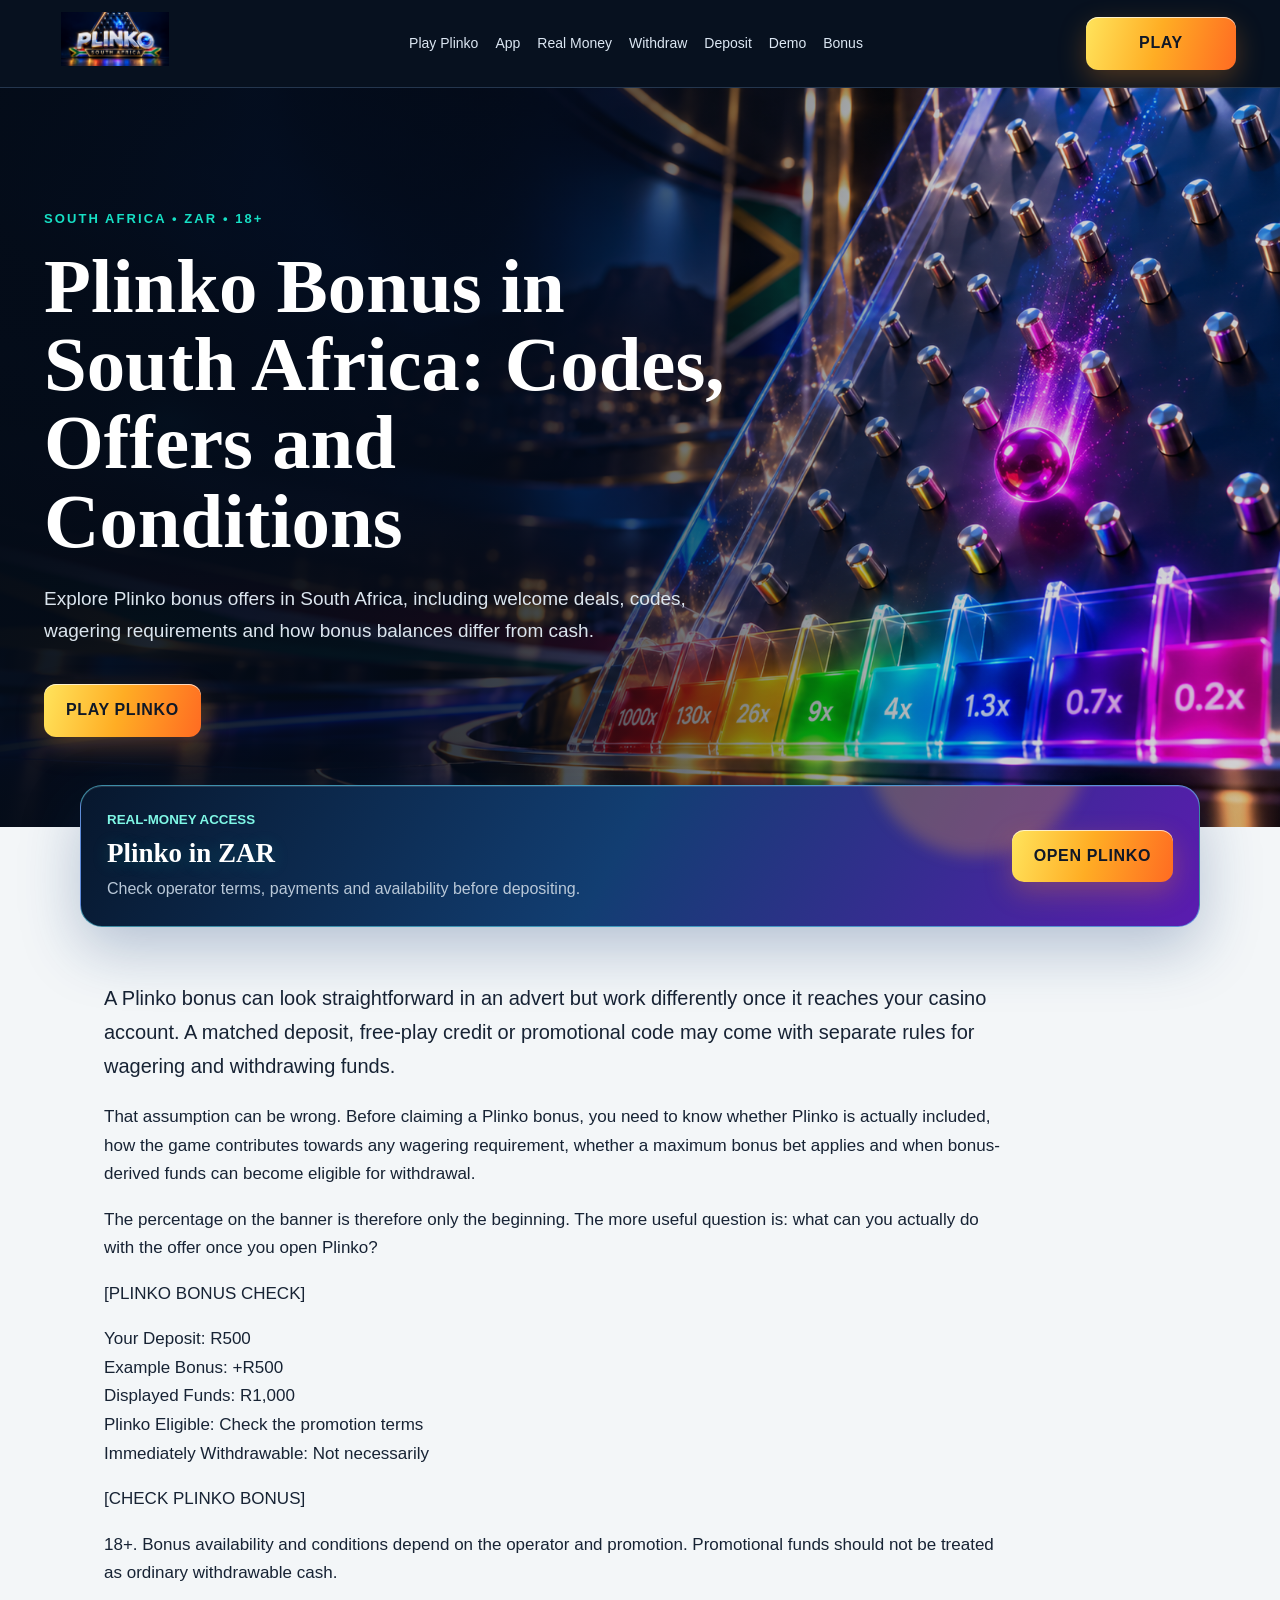
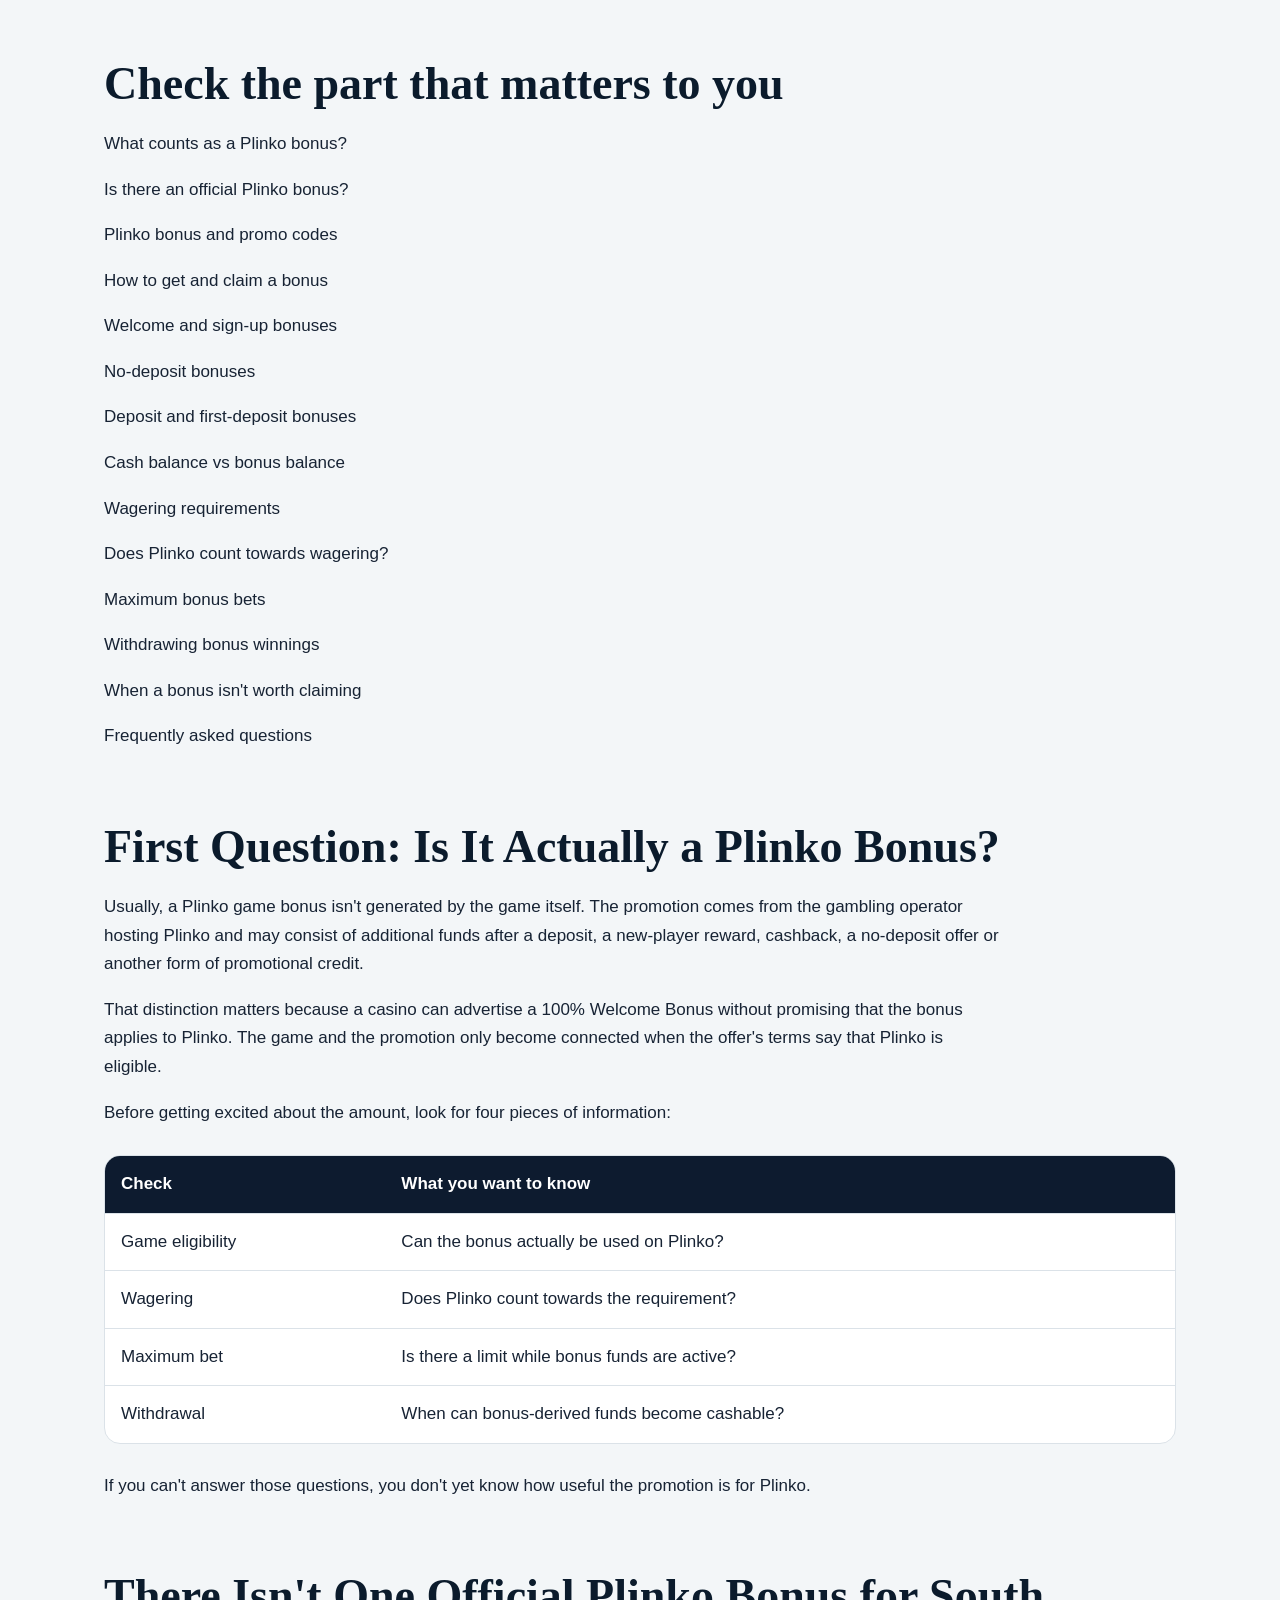
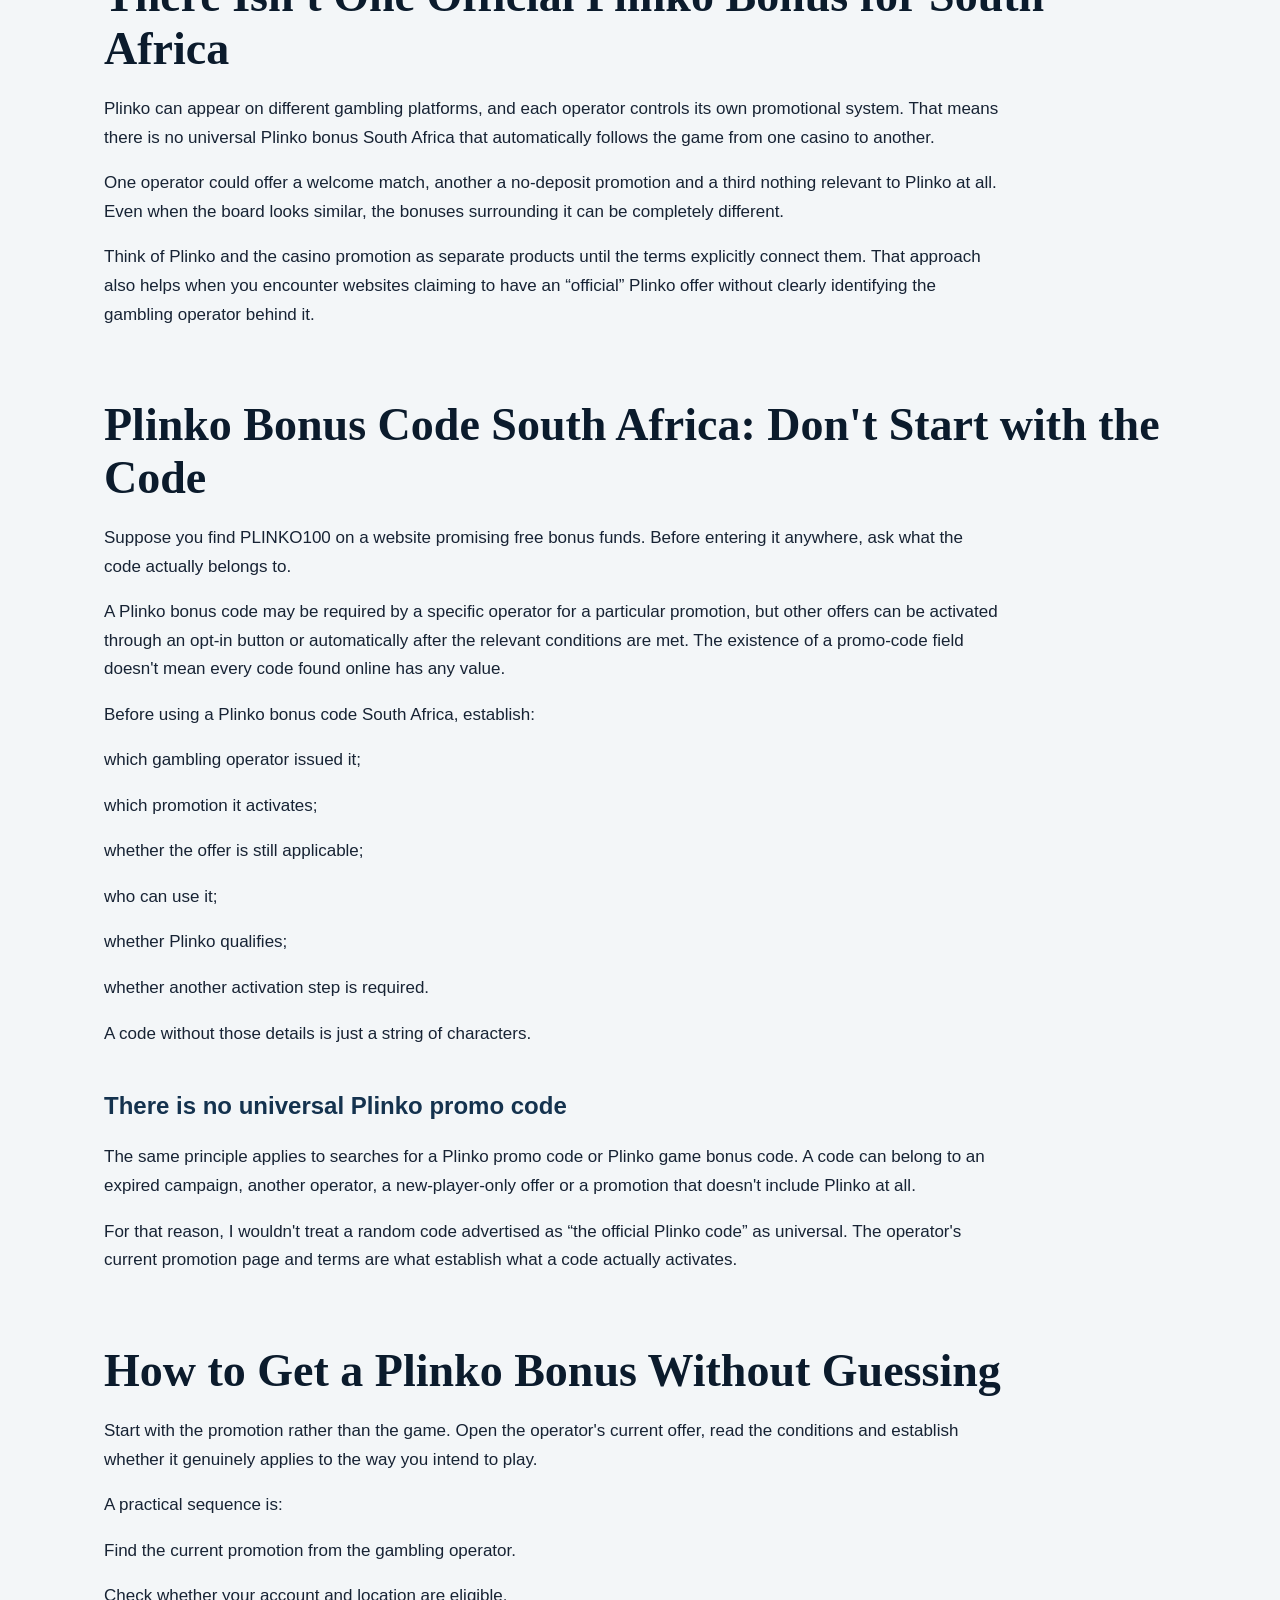
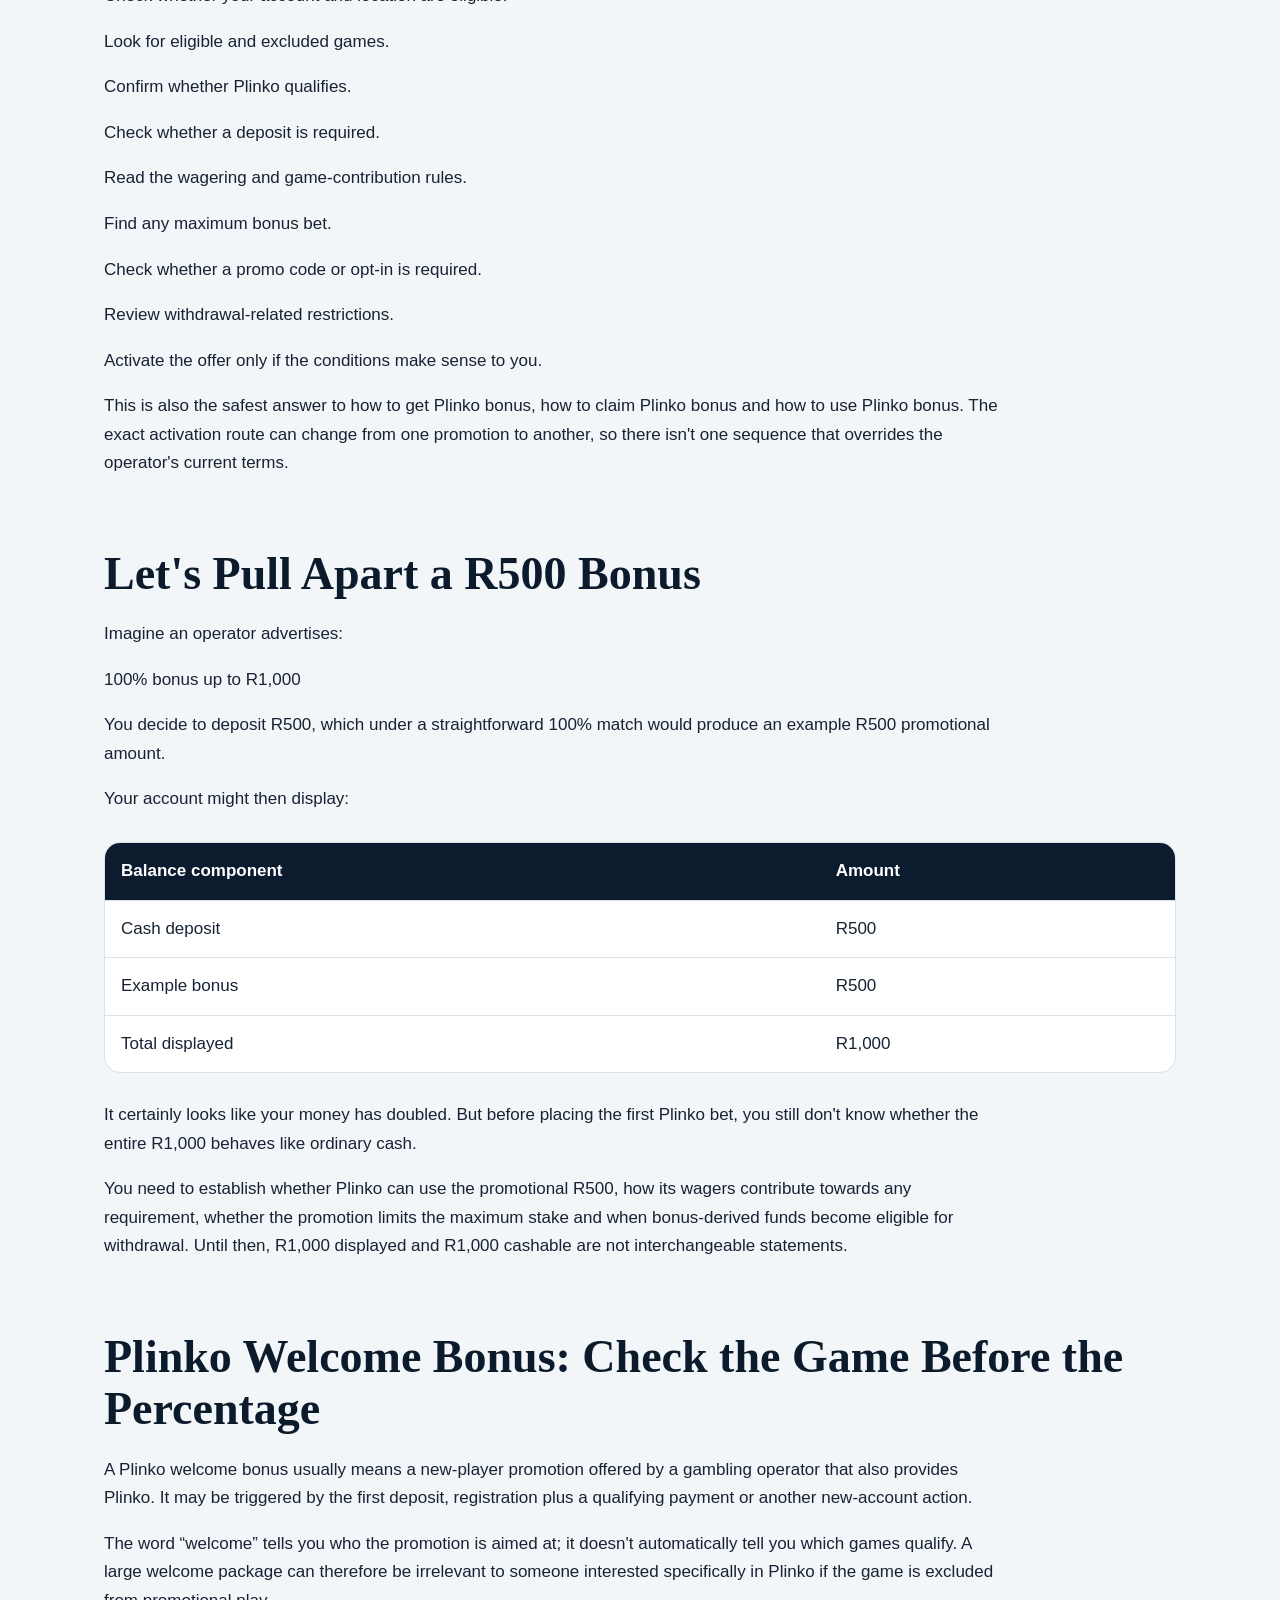
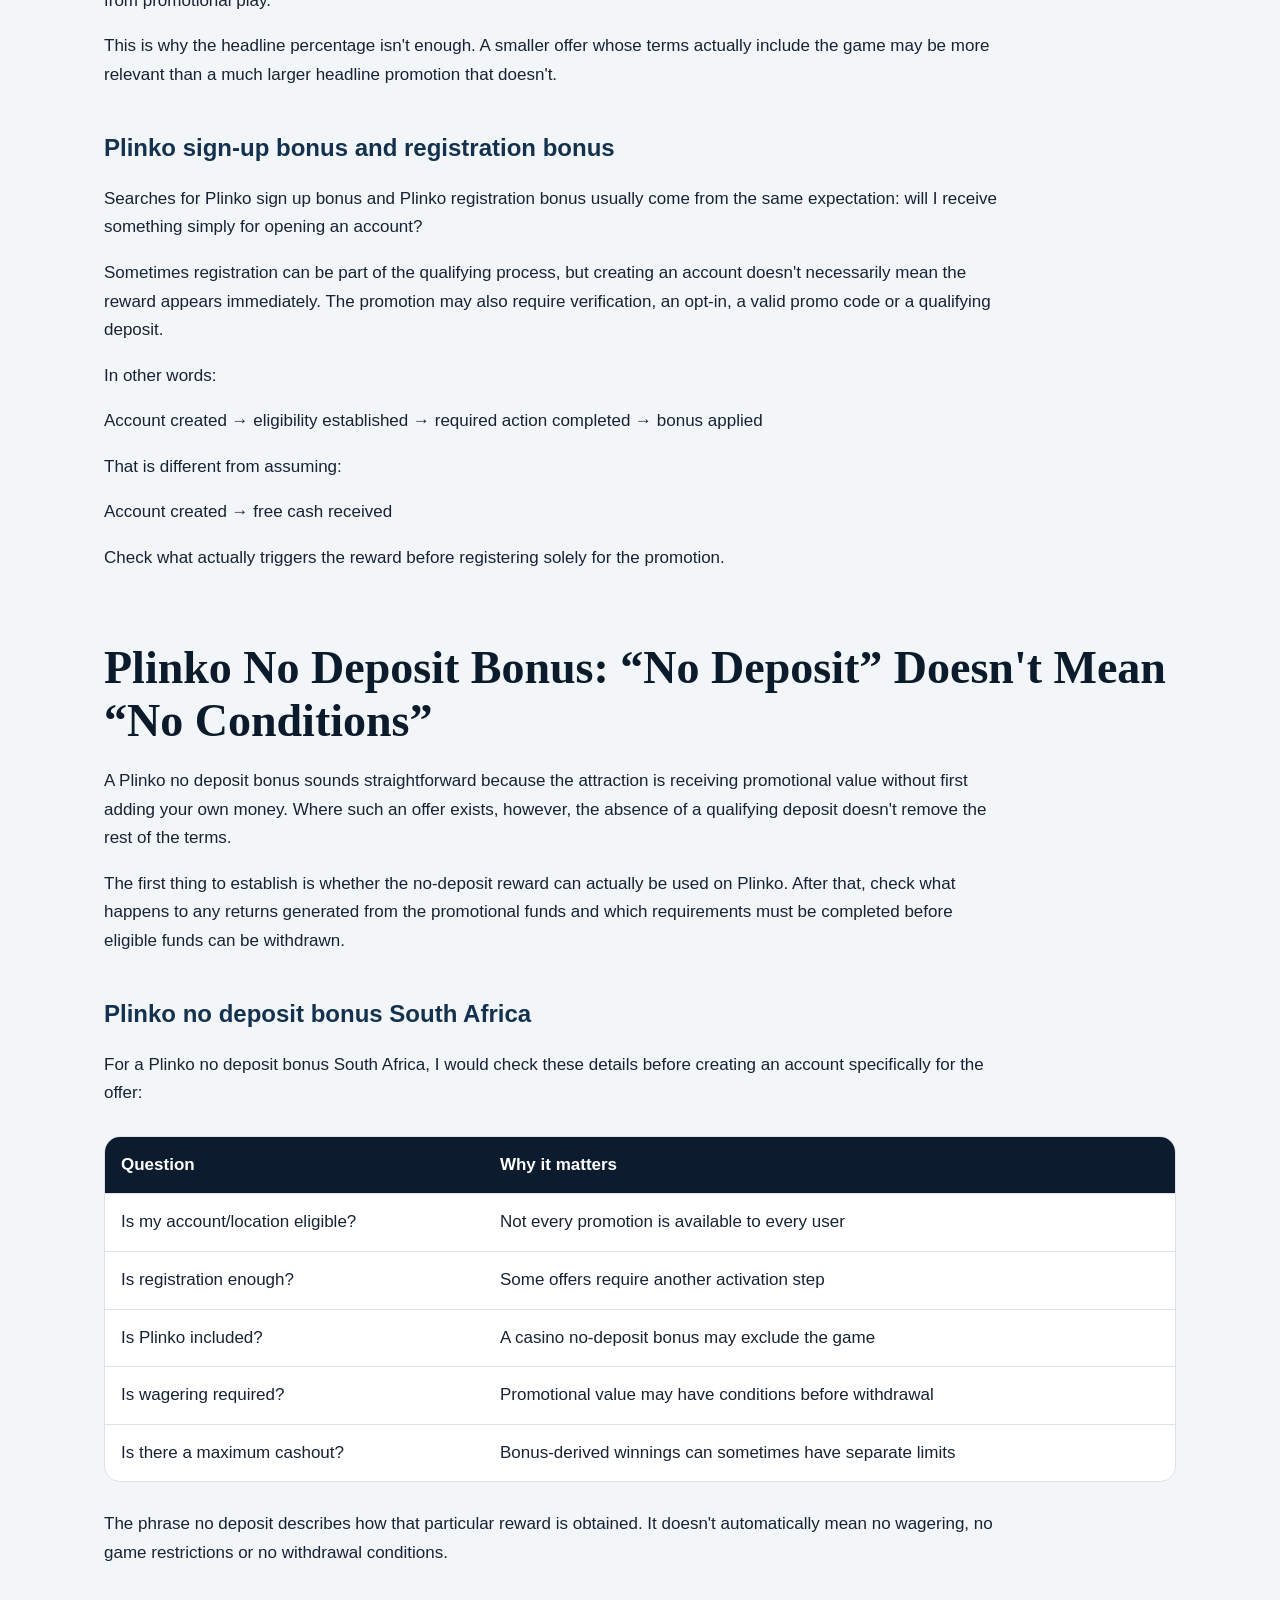
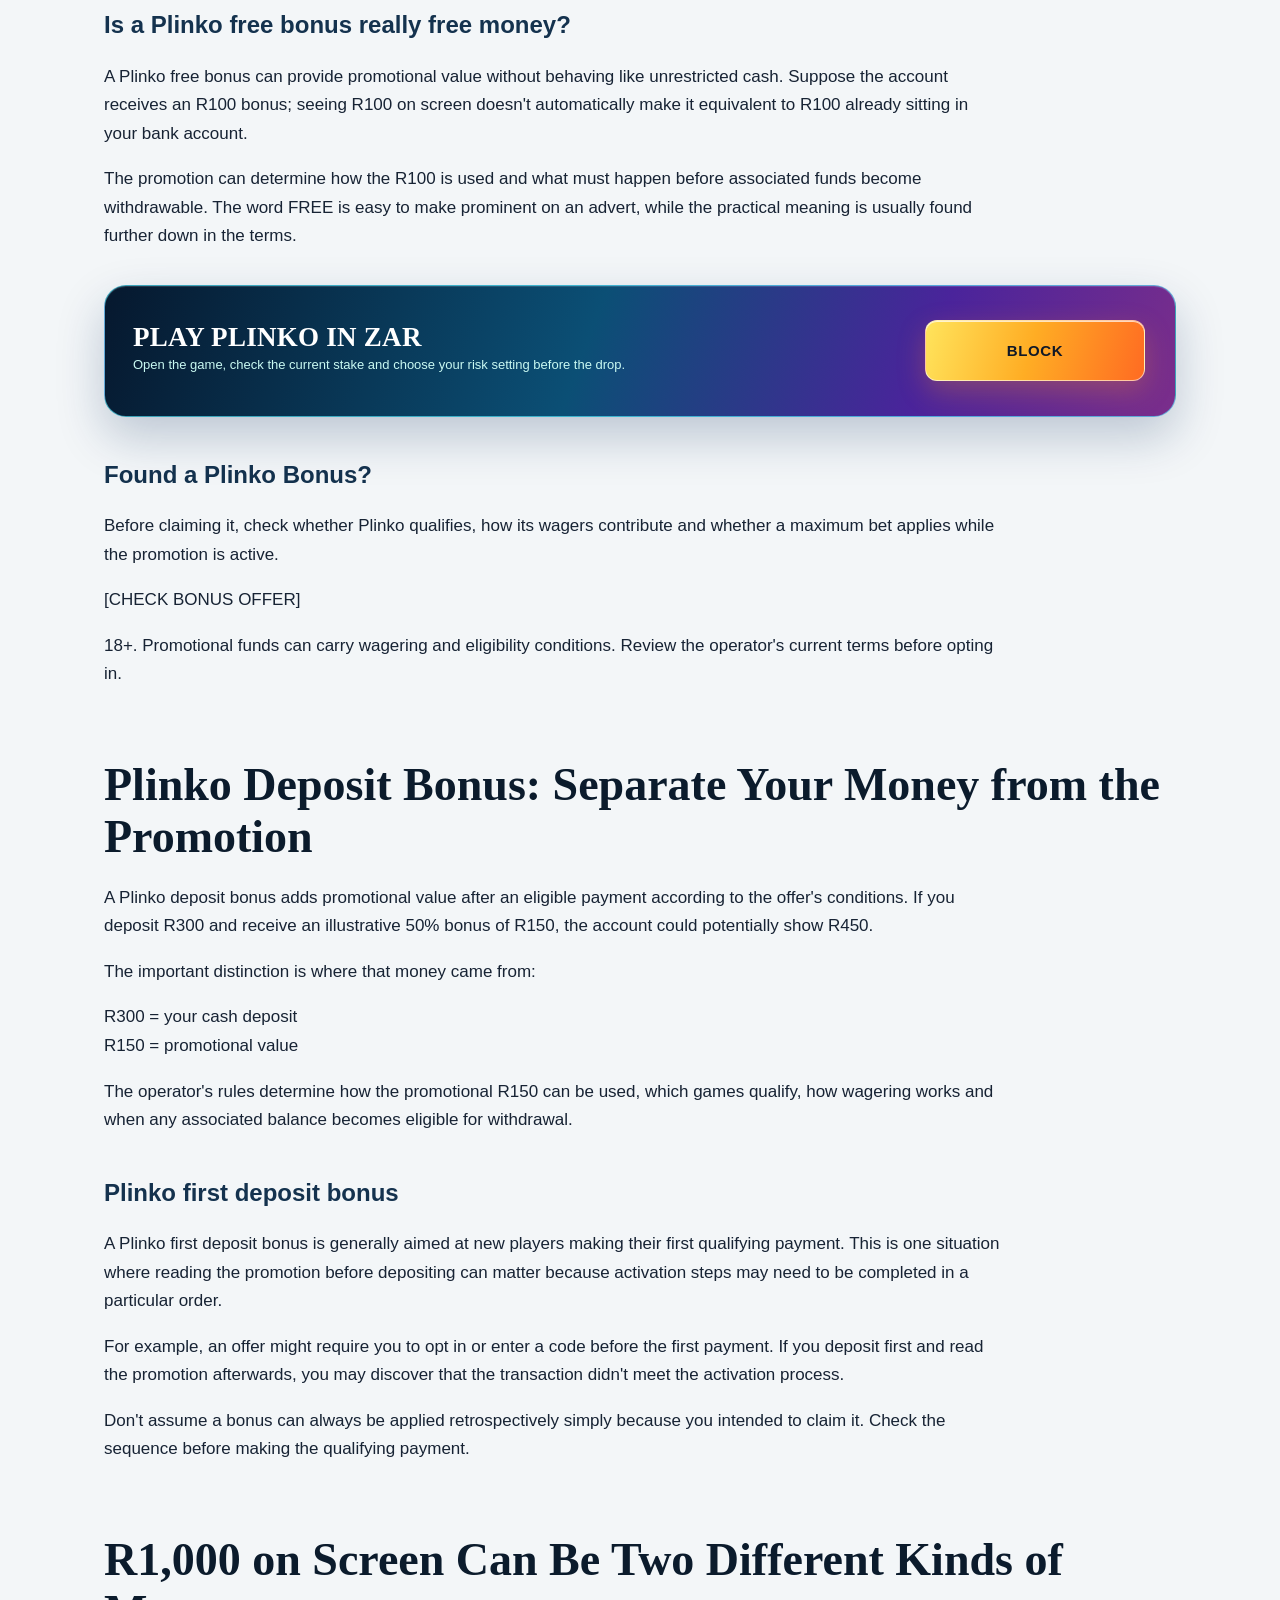
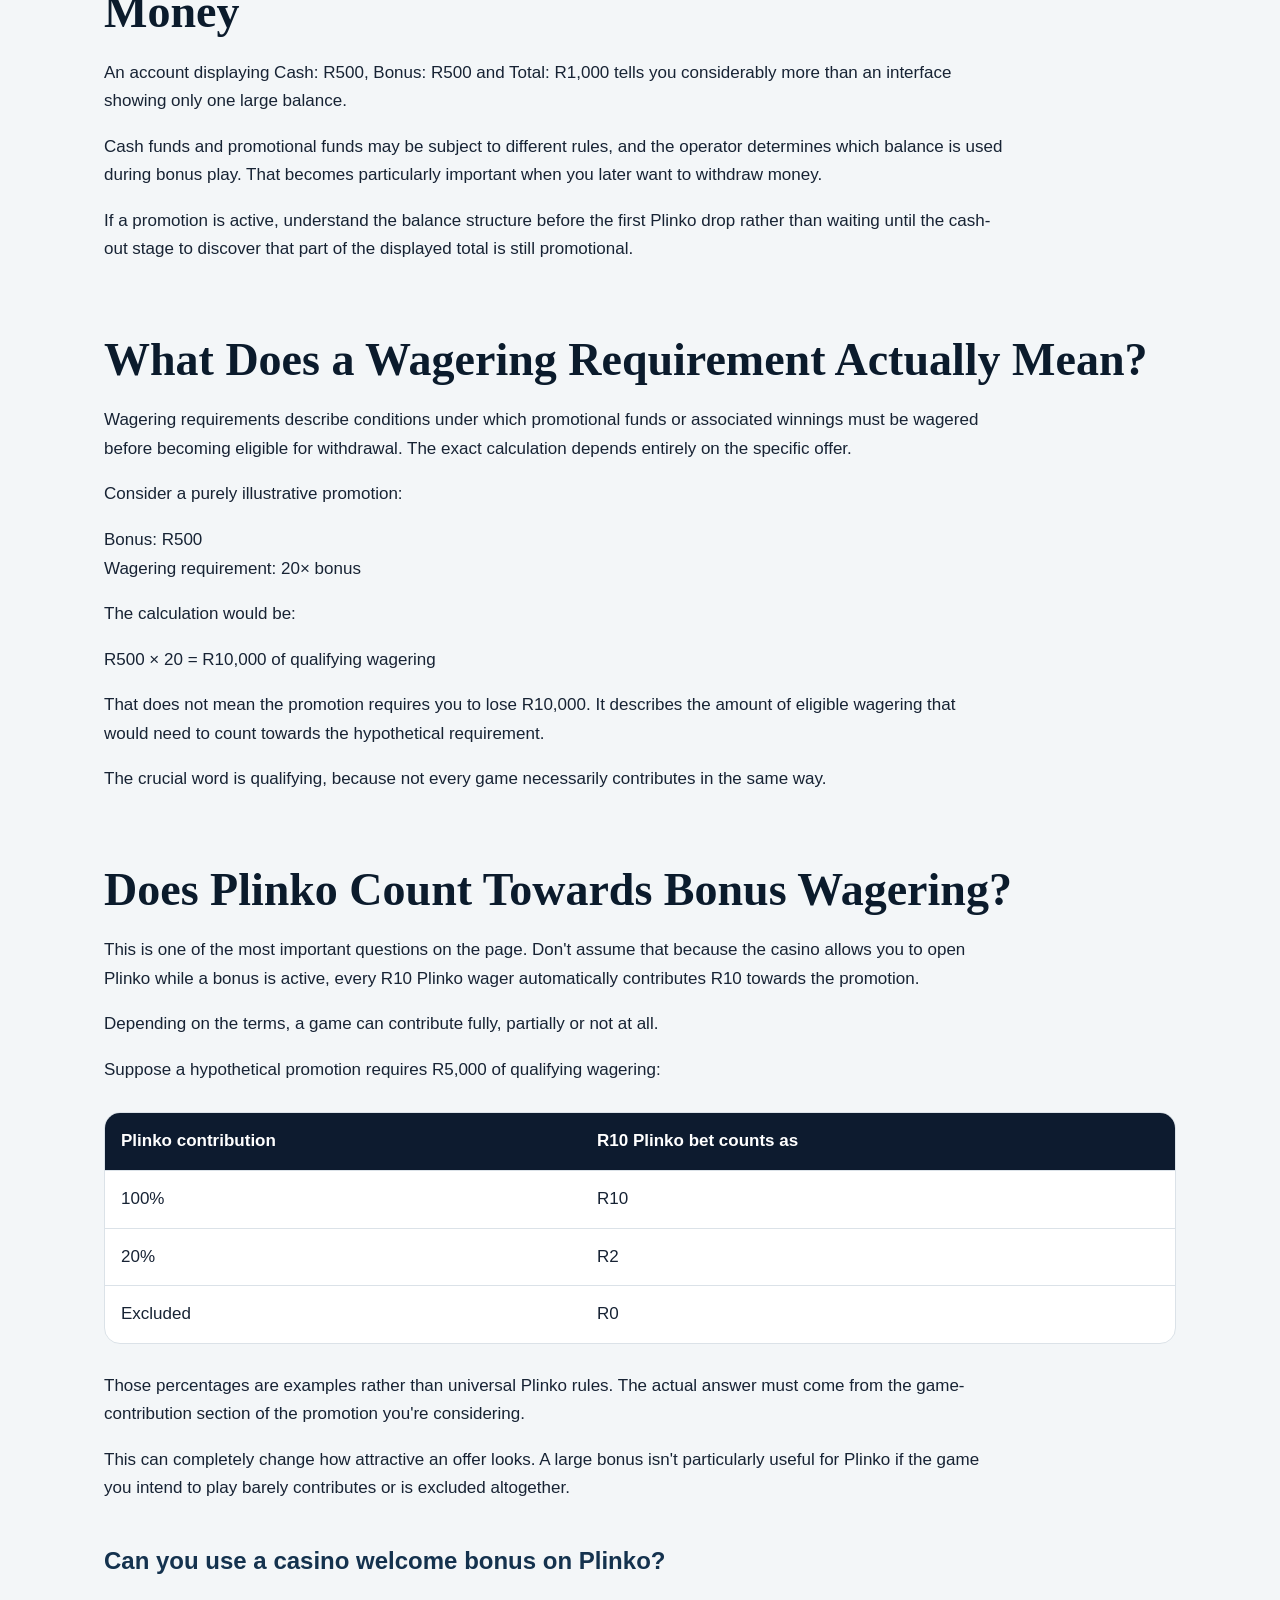
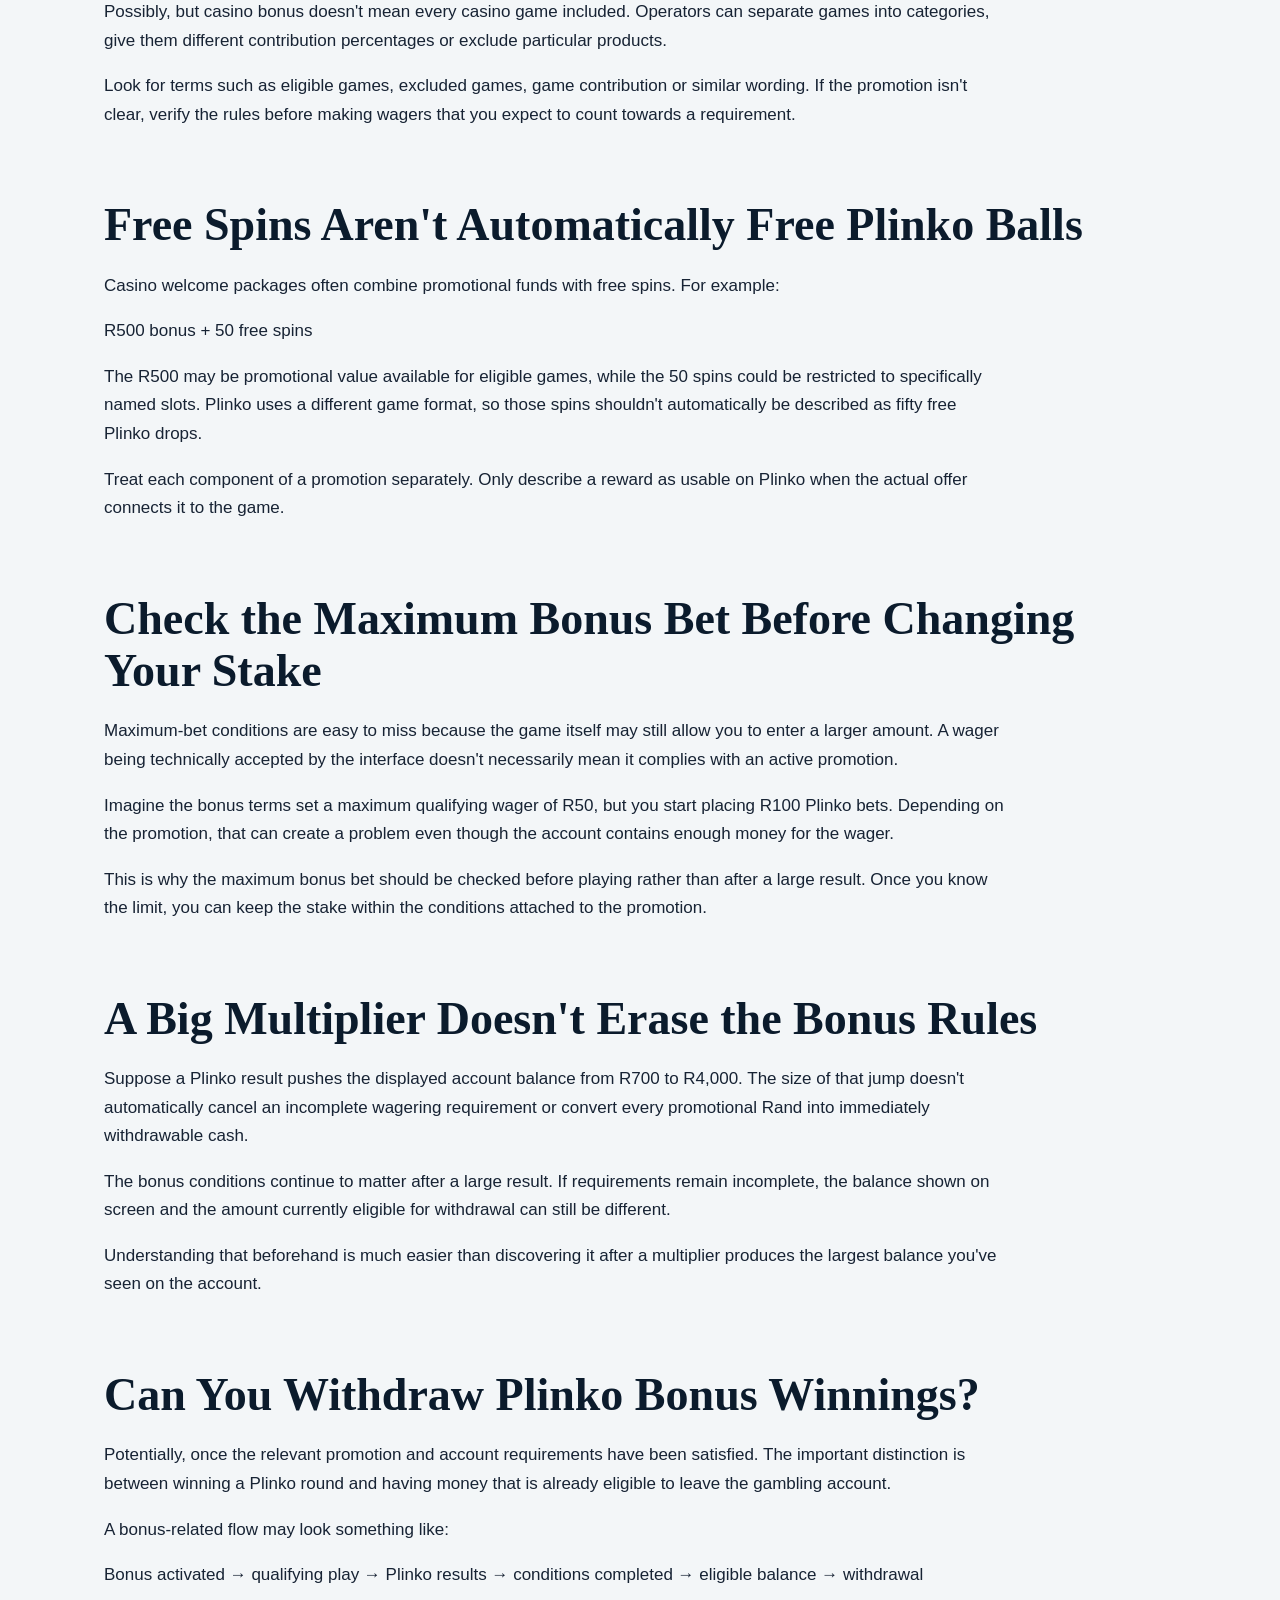
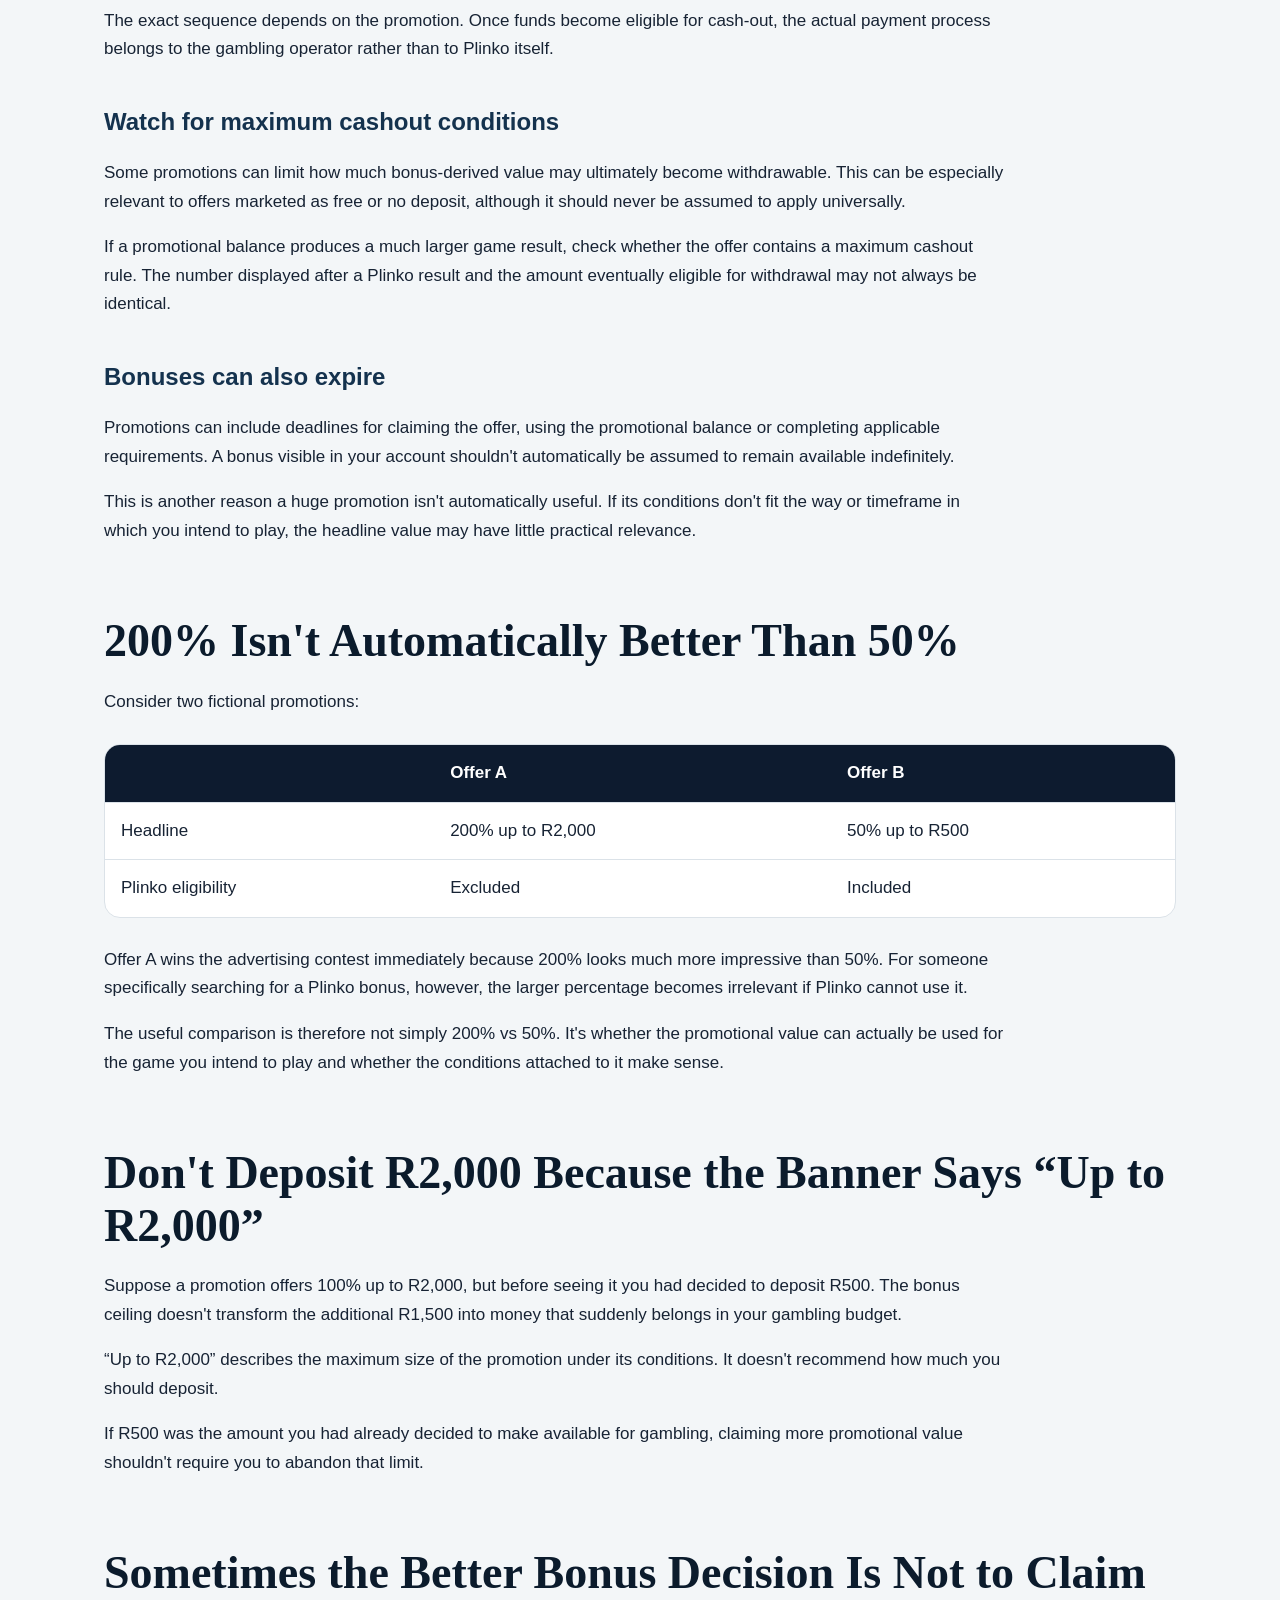
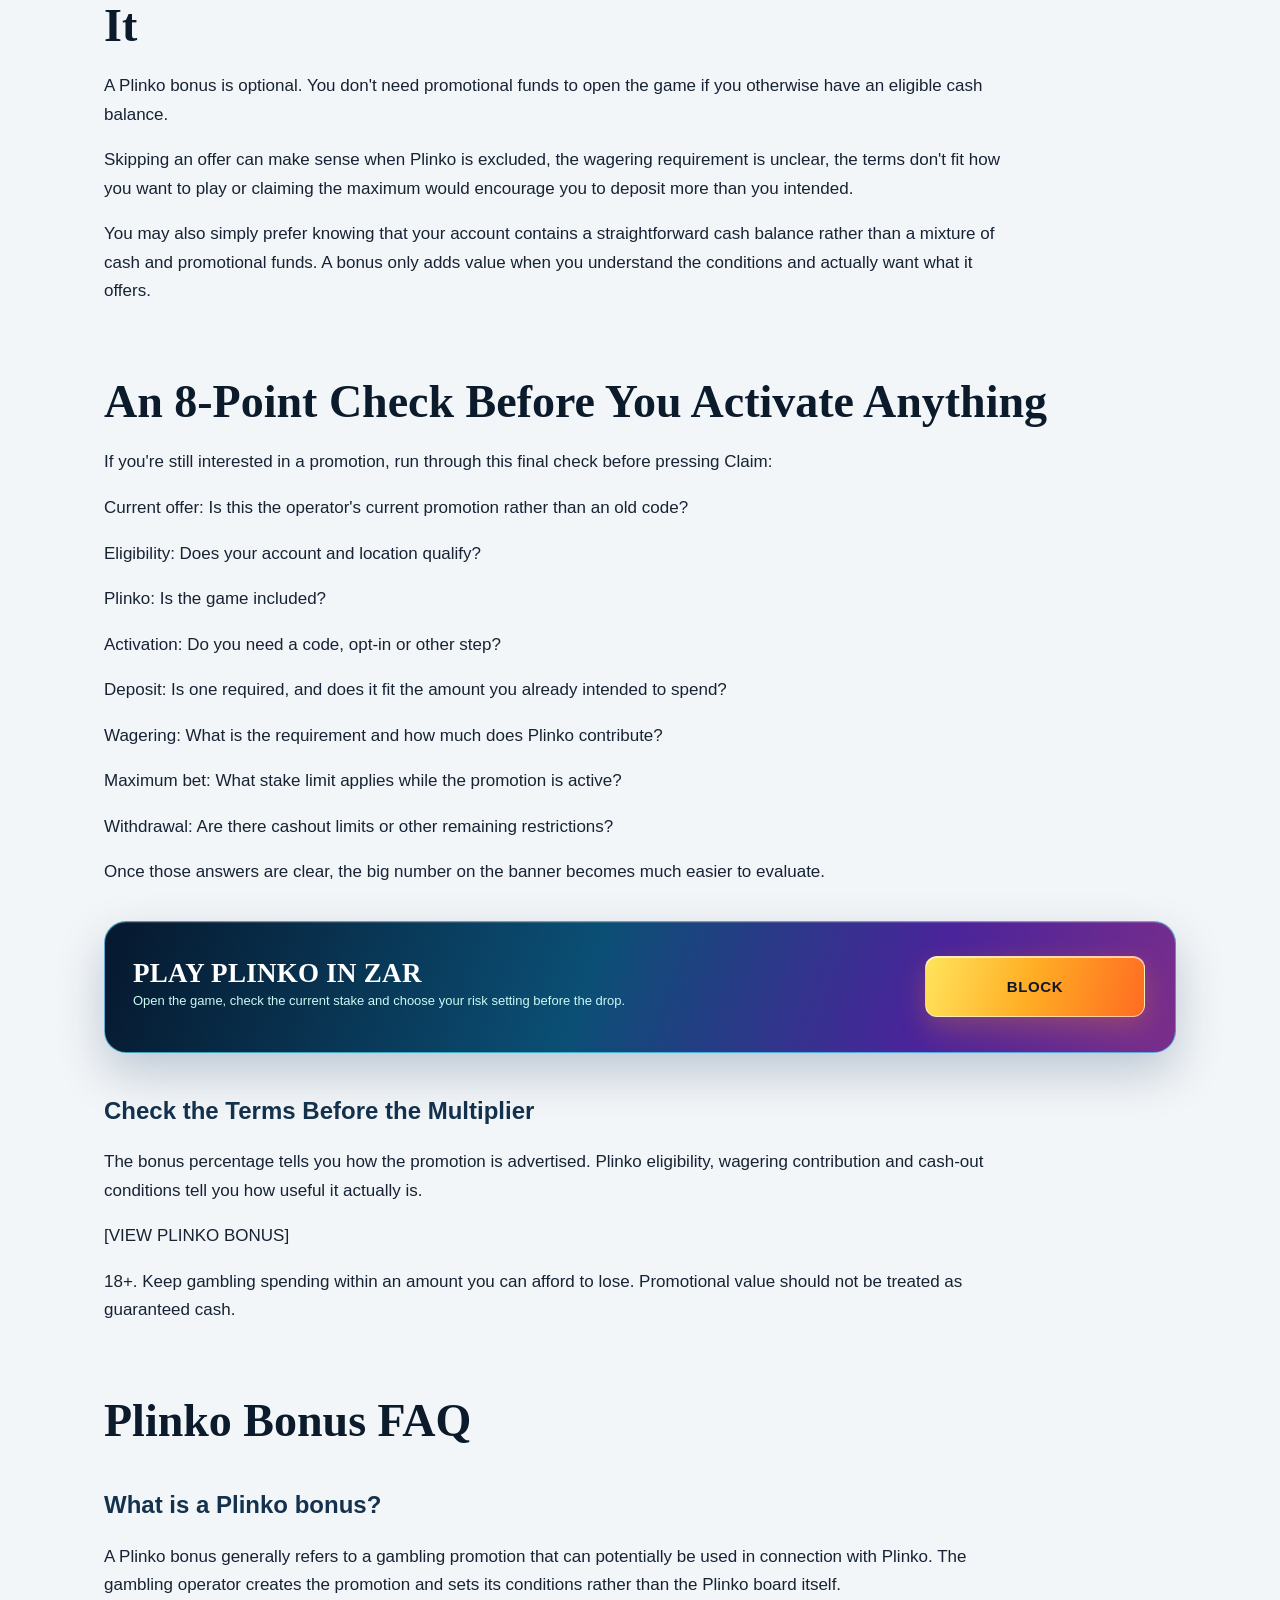
<file: plinko-bonus/index.html>
<!DOCTYPE html>

<html lang="en-ZA"><head><meta charset="utf-8"/><meta content="width=device-width,initial-scale=1" name="viewport"/><title>Plinko Bonus South Africa: Offers, Codes and Terms</title><meta content="Explore Plinko bonus offers in South Africa, including welcome deals, codes, wagering requirements and how bonus balances differ from cash." name="description"/><link href="https://plinkosa.com/plinko-bonus/" rel="canonical"/><meta content="index,follow" name="robots"/><meta content="Plinko Bonus South Africa: Offers, Codes and Terms" property="og:title"><meta content="Explore Plinko bonus offers in South Africa, including welcome deals, codes, wagering requirements and how bonus balances differ from cash." property="og:description"/><meta content="website" property="og:type"/><meta content="https://plinkosa.com/plinko-bonus/" property="og:url"/><meta content="https://plinkosa.com/assets/img/cta.png" property="og:image"/><meta content="summary_large_image" name="twitter:card"/><link href="/assets/img/favicon.png" rel="icon"/><link href="/assets/css/site.css" rel="stylesheet"/></meta><meta content="bRMD8AXORQLoJO9plucxzTzAaBfVdrbZieGT1wNOD2o" name="google-site-verification"/></head><body>
<header><div class="head"><a class="brand" href="/plinko-south-africa/"><img alt="Plinko South Africa" src="/assets/img/logo.png"/></a><nav><a href="/plinko-south-africa/">Play Plinko</a><a href="/plinko-app-download/">App</a><a href="/plinko-real-money/">Real Money</a><a href="/plinko-withdrawal/">Withdraw</a><a href="/plinko-deposit/">Deposit</a><a href="/plinko-demo/">Demo</a><a href="/plinko-bonus/">Bonus</a></nav><a class="head-cta" href="/go/">PLAY</a></div></header>
<main><section class="hero"><img alt="Plinko Bonus South Africa: What the Offer Really Gives You" src="/assets/img/cta.png"/><div class="hero-shade"></div><div class="hero-copy"><span class="eyebrow">SOUTH AFRICA • ZAR • 18+</span><h1>Plinko Bonus in South Africa: Codes, Offers and Conditions</h1><p>Explore Plinko bonus offers in South Africa, including welcome deals, codes, wagering requirements and how bonus balances differ from cash.</p><a class="cta-button hero-btn" href="/go/">PLAY PLINKO</a></div></section>
<div class="top-offer"><div><small>REAL-MONEY ACCESS</small><strong>Plinko in ZAR</strong><span>Check operator terms, payments and availability before depositing.</span></div><a class="cta-button" href="/go/">OPEN PLINKO</a></div>
<article class="content"><p>A Plinko bonus can look straightforward in an advert but work differently once it reaches your casino account. A matched deposit, free-play credit or promotional code may come with separate rules for wagering and withdrawing funds.</p>
<p>That assumption can be wrong. Before claiming a Plinko bonus, you need to know whether Plinko is actually included, how the game contributes towards any wagering requirement, whether a maximum bonus bet applies and when bonus-derived funds can become eligible for withdrawal.</p>
<p>The percentage on the banner is therefore only the beginning. The more useful question is: what can you actually do with the offer once you open Plinko?</p>
<p>[PLINKO BONUS CHECK]</p>
<p>Your Deposit: R500<br/>Example Bonus: +R500<br/>Displayed Funds: R1,000<br/>Plinko Eligible: Check the promotion terms<br/>Immediately Withdrawable: Not necessarily</p>
<p>[CHECK PLINKO BONUS]</p>
<p>18+. Bonus availability and conditions depend on the operator and promotion. Promotional funds should not be treated as ordinary withdrawable cash.</p>
<h2 id="check-the-part-that-matters-to-you">Check the part that matters to you</h2>
<p>What counts as a Plinko bonus?</p>
<p>Is there an official Plinko bonus?</p>
<p>Plinko bonus and promo codes</p>
<p>How to get and claim a bonus</p>
<p>Welcome and sign-up bonuses</p>
<p>No-deposit bonuses</p>
<p>Deposit and first-deposit bonuses</p>
<p>Cash balance vs bonus balance</p>
<p>Wagering requirements</p>
<p>Does Plinko count towards wagering?</p>
<p>Maximum bonus bets</p>
<p>Withdrawing bonus winnings</p>
<p>When a bonus isn't worth claiming</p>
<p>Frequently asked questions</p>
<h2 id="what-is">First Question: Is It Actually a Plinko Bonus?</h2>
<p>Usually, a Plinko game bonus isn't generated by the game itself. The promotion comes from the gambling operator hosting Plinko and may consist of additional funds after a deposit, a new-player reward, cashback, a no-deposit offer or another form of promotional credit.</p>
<p>That distinction matters because a casino can advertise a 100% Welcome Bonus without promising that the bonus applies to Plinko. The game and the promotion only become connected when the offer's terms say that Plinko is eligible.</p>
<p>Before getting excited about the amount, look for four pieces of information:</p>
<div class="table-wrap"><table><tr><th>Check</th><th>What you want to know</th></tr><tr><td>Game eligibility</td><td>Can the bonus actually be used on Plinko?</td></tr><tr><td>Wagering</td><td>Does Plinko count towards the requirement?</td></tr><tr><td>Maximum bet</td><td>Is there a limit while bonus funds are active?</td></tr><tr><td>Withdrawal</td><td>When can bonus-derived funds become cashable?</td></tr></table></div>
<p>If you can't answer those questions, you don't yet know how useful the promotion is for Plinko.</p>
<h2 id="official">There Isn't One Official Plinko Bonus for South Africa</h2>
<p>Plinko can appear on different gambling platforms, and each operator controls its own promotional system. That means there is no universal Plinko bonus South Africa that automatically follows the game from one casino to another.</p>
<p>One operator could offer a welcome match, another a no-deposit promotion and a third nothing relevant to Plinko at all. Even when the board looks similar, the bonuses surrounding it can be completely different.</p>
<p>Think of Plinko and the casino promotion as separate products until the terms explicitly connect them. That approach also helps when you encounter websites claiming to have an “official” Plinko offer without clearly identifying the gambling operator behind it.</p>
<h2 id="codes">Plinko Bonus Code South Africa: Don't Start with the Code</h2>
<p>Suppose you find PLINKO100 on a website promising free bonus funds. Before entering it anywhere, ask what the code actually belongs to.</p>
<p>A Plinko bonus code may be required by a specific operator for a particular promotion, but other offers can be activated through an opt-in button or automatically after the relevant conditions are met. The existence of a promo-code field doesn't mean every code found online has any value.</p>
<p>Before using a Plinko bonus code South Africa, establish:</p>
<p>which gambling operator issued it;</p>
<p>which promotion it activates;</p>
<p>whether the offer is still applicable;</p>
<p>who can use it;</p>
<p>whether Plinko qualifies;</p>
<p>whether another activation step is required.</p>
<p>A code without those details is just a string of characters.</p>
<h3 id="there-is-no-universal-plinko-promo-code">There is no universal Plinko promo code</h3>
<p>The same principle applies to searches for a Plinko promo code or Plinko game bonus code. A code can belong to an expired campaign, another operator, a new-player-only offer or a promotion that doesn't include Plinko at all.</p>
<p>For that reason, I wouldn't treat a random code advertised as “the official Plinko code” as universal. The operator's current promotion page and terms are what establish what a code actually activates.</p>
<h2 id="claim">How to Get a Plinko Bonus Without Guessing</h2>
<p>Start with the promotion rather than the game. Open the operator's current offer, read the conditions and establish whether it genuinely applies to the way you intend to play.</p>
<p>A practical sequence is:</p>
<p>Find the current promotion from the gambling operator.</p>
<p>Check whether your account and location are eligible.</p>
<p>Look for eligible and excluded games.</p>
<p>Confirm whether Plinko qualifies.</p>
<p>Check whether a deposit is required.</p>
<p>Read the wagering and game-contribution rules.</p>
<p>Find any maximum bonus bet.</p>
<p>Check whether a promo code or opt-in is required.</p>
<p>Review withdrawal-related restrictions.</p>
<p>Activate the offer only if the conditions make sense to you.</p>
<p>This is also the safest answer to how to get Plinko bonus, how to claim Plinko bonus and how to use Plinko bonus. The exact activation route can change from one promotion to another, so there isn't one sequence that overrides the operator's current terms.</p>
<h2 id="let-s-pull-apart-a-r500-bonus">Let's Pull Apart a R500 Bonus</h2>
<p>Imagine an operator advertises:</p>
<p>100% bonus up to R1,000</p>
<p>You decide to deposit R500, which under a straightforward 100% match would produce an example R500 promotional amount.</p>
<p>Your account might then display:</p>
<div class="table-wrap"><table><tr><th>Balance component</th><th>Amount</th></tr><tr><td>Cash deposit</td><td>R500</td></tr><tr><td>Example bonus</td><td>R500</td></tr><tr><td>Total displayed</td><td>R1,000</td></tr></table></div>
<p>It certainly looks like your money has doubled. But before placing the first Plinko bet, you still don't know whether the entire R1,000 behaves like ordinary cash.</p>
<p>You need to establish whether Plinko can use the promotional R500, how its wagers contribute towards any requirement, whether the promotion limits the maximum stake and when bonus-derived funds become eligible for withdrawal. Until then, R1,000 displayed and R1,000 cashable are not interchangeable statements.</p>
<h2 id="welcome">Plinko Welcome Bonus: Check the Game Before the Percentage</h2>
<p>A Plinko welcome bonus usually means a new-player promotion offered by a gambling operator that also provides Plinko. It may be triggered by the first deposit, registration plus a qualifying payment or another new-account action.</p>
<p>The word “welcome” tells you who the promotion is aimed at; it doesn't automatically tell you which games qualify. A large welcome package can therefore be irrelevant to someone interested specifically in Plinko if the game is excluded from promotional play.</p>
<p>This is why the headline percentage isn't enough. A smaller offer whose terms actually include the game may be more relevant than a much larger headline promotion that doesn't.</p>
<h3 id="plinko-sign-up-bonus-and-registration-bonus">Plinko sign-up bonus and registration bonus</h3>
<p>Searches for Plinko sign up bonus and Plinko registration bonus usually come from the same expectation: will I receive something simply for opening an account?</p>
<p>Sometimes registration can be part of the qualifying process, but creating an account doesn't necessarily mean the reward appears immediately. The promotion may also require verification, an opt-in, a valid promo code or a qualifying deposit.</p>
<p>In other words:</p>
<p>Account created → eligibility established → required action completed → bonus applied</p>
<p>That is different from assuming:</p>
<p>Account created → free cash received</p>
<p>Check what actually triggers the reward before registering solely for the promotion.</p>
<h2 id="no-deposit">Plinko No Deposit Bonus: “No Deposit” Doesn't Mean “No Conditions”</h2>
<p>A Plinko no deposit bonus sounds straightforward because the attraction is receiving promotional value without first adding your own money. Where such an offer exists, however, the absence of a qualifying deposit doesn't remove the rest of the terms.</p>
<p>The first thing to establish is whether the no-deposit reward can actually be used on Plinko. After that, check what happens to any returns generated from the promotional funds and which requirements must be completed before eligible funds can be withdrawn.</p>
<h3 id="plinko-no-deposit-bonus-south-africa">Plinko no deposit bonus South Africa</h3>
<p>For a Plinko no deposit bonus South Africa, I would check these details before creating an account specifically for the offer:</p>
<div class="table-wrap"><table><tr><th>Question</th><th>Why it matters</th></tr><tr><td>Is my account/location eligible?</td><td>Not every promotion is available to every user</td></tr><tr><td>Is registration enough?</td><td>Some offers require another activation step</td></tr><tr><td>Is Plinko included?</td><td>A casino no-deposit bonus may exclude the game</td></tr><tr><td>Is wagering required?</td><td>Promotional value may have conditions before withdrawal</td></tr><tr><td>Is there a maximum cashout?</td><td>Bonus-derived winnings can sometimes have separate limits</td></tr></table></div>
<p>The phrase no deposit describes how that particular reward is obtained. It doesn't automatically mean no wagering, no game restrictions or no withdrawal conditions.</p>
<h3 id="is-a-plinko-free-bonus-really-free-money">Is a Plinko free bonus really free money?</h3>
<p>A Plinko free bonus can provide promotional value without behaving like unrestricted cash. Suppose the account receives an R100 bonus; seeing R100 on screen doesn't automatically make it equivalent to R100 already sitting in your bank account.</p>
<p>The promotion can determine how the R100 is used and what must happen before associated funds become withdrawable. The word FREE is easy to make prominent on an advert, while the practical meaning is usually found further down in the terms.</p>
<div class="inline-cta"><a class="cta-button" href="/go/">BLOCK</a></div>
<h3 id="found-a-plinko-bonus">Found a Plinko Bonus?</h3>
<p>Before claiming it, check whether Plinko qualifies, how its wagers contribute and whether a maximum bet applies while the promotion is active.</p>
<p>[CHECK BONUS OFFER]</p>
<p>18+. Promotional funds can carry wagering and eligibility conditions. Review the operator's current terms before opting in.</p>
<h2 id="deposit-bonus">Plinko Deposit Bonus: Separate Your Money from the Promotion</h2>
<p>A Plinko deposit bonus adds promotional value after an eligible payment according to the offer's conditions. If you deposit R300 and receive an illustrative 50% bonus of R150, the account could potentially show R450.</p>
<p>The important distinction is where that money came from:</p>
<p>R300 = your cash deposit<br/>R150 = promotional value</p>
<p>The operator's rules determine how the promotional R150 can be used, which games qualify, how wagering works and when any associated balance becomes eligible for withdrawal.</p>
<h3 id="plinko-first-deposit-bonus">Plinko first deposit bonus</h3>
<p>A Plinko first deposit bonus is generally aimed at new players making their first qualifying payment. This is one situation where reading the promotion before depositing can matter because activation steps may need to be completed in a particular order.</p>
<p>For example, an offer might require you to opt in or enter a code before the first payment. If you deposit first and read the promotion afterwards, you may discover that the transaction didn't meet the activation process.</p>
<p>Don't assume a bonus can always be applied retrospectively simply because you intended to claim it. Check the sequence before making the qualifying payment.</p>
<h2 id="balances">R1,000 on Screen Can Be Two Different Kinds of Money</h2>
<p>An account displaying Cash: R500, Bonus: R500 and Total: R1,000 tells you considerably more than an interface showing only one large balance.</p>
<p>Cash funds and promotional funds may be subject to different rules, and the operator determines which balance is used during bonus play. That becomes particularly important when you later want to withdraw money.</p>
<p>If a promotion is active, understand the balance structure before the first Plinko drop rather than waiting until the cash-out stage to discover that part of the displayed total is still promotional.</p>
<h2 id="wagering">What Does a Wagering Requirement Actually Mean?</h2>
<p>Wagering requirements describe conditions under which promotional funds or associated winnings must be wagered before becoming eligible for withdrawal. The exact calculation depends entirely on the specific offer.</p>
<p>Consider a purely illustrative promotion:</p>
<p>Bonus: R500<br/>Wagering requirement: 20× bonus</p>
<p>The calculation would be:</p>
<p>R500 × 20 = R10,000 of qualifying wagering</p>
<p>That does not mean the promotion requires you to lose R10,000. It describes the amount of eligible wagering that would need to count towards the hypothetical requirement.</p>
<p>The crucial word is qualifying, because not every game necessarily contributes in the same way.</p>
<h2 id="contribution">Does Plinko Count Towards Bonus Wagering?</h2>
<p>This is one of the most important questions on the page. Don't assume that because the casino allows you to open Plinko while a bonus is active, every R10 Plinko wager automatically contributes R10 towards the promotion.</p>
<p>Depending on the terms, a game can contribute fully, partially or not at all.</p>
<p>Suppose a hypothetical promotion requires R5,000 of qualifying wagering:</p>
<div class="table-wrap"><table><tr><th>Plinko contribution</th><th>R10 Plinko bet counts as</th></tr><tr><td>100%</td><td>R10</td></tr><tr><td>20%</td><td>R2</td></tr><tr><td>Excluded</td><td>R0</td></tr></table></div>
<p>Those percentages are examples rather than universal Plinko rules. The actual answer must come from the game-contribution section of the promotion you're considering.</p>
<p>This can completely change how attractive an offer looks. A large bonus isn't particularly useful for Plinko if the game you intend to play barely contributes or is excluded altogether.</p>
<h3 id="can-you-use-a-casino-welcome-bonus-on-plinko">Can you use a casino welcome bonus on Plinko?</h3>
<p>Possibly, but casino bonus doesn't mean every casino game included. Operators can separate games into categories, give them different contribution percentages or exclude particular products.</p>
<p>Look for terms such as eligible games, excluded games, game contribution or similar wording. If the promotion isn't clear, verify the rules before making wagers that you expect to count towards a requirement.</p>
<h2 id="free-spins-aren-t-automatically-free-plinko-balls">Free Spins Aren't Automatically Free Plinko Balls</h2>
<p>Casino welcome packages often combine promotional funds with free spins. For example:</p>
<p>R500 bonus + 50 free spins</p>
<p>The R500 may be promotional value available for eligible games, while the 50 spins could be restricted to specifically named slots. Plinko uses a different game format, so those spins shouldn't automatically be described as fifty free Plinko drops.</p>
<p>Treat each component of a promotion separately. Only describe a reward as usable on Plinko when the actual offer connects it to the game.</p>
<h2 id="max-bet">Check the Maximum Bonus Bet Before Changing Your Stake</h2>
<p>Maximum-bet conditions are easy to miss because the game itself may still allow you to enter a larger amount. A wager being technically accepted by the interface doesn't necessarily mean it complies with an active promotion.</p>
<p>Imagine the bonus terms set a maximum qualifying wager of R50, but you start placing R100 Plinko bets. Depending on the promotion, that can create a problem even though the account contains enough money for the wager.</p>
<p>This is why the maximum bonus bet should be checked before playing rather than after a large result. Once you know the limit, you can keep the stake within the conditions attached to the promotion.</p>
<h2 id="a-big-multiplier-doesn-t-erase-the-bonus-rules">A Big Multiplier Doesn't Erase the Bonus Rules</h2>
<p>Suppose a Plinko result pushes the displayed account balance from R700 to R4,000. The size of that jump doesn't automatically cancel an incomplete wagering requirement or convert every promotional Rand into immediately withdrawable cash.</p>
<p>The bonus conditions continue to matter after a large result. If requirements remain incomplete, the balance shown on screen and the amount currently eligible for withdrawal can still be different.</p>
<p>Understanding that beforehand is much easier than discovering it after a multiplier produces the largest balance you've seen on the account.</p>
<h2 id="withdrawal">Can You Withdraw Plinko Bonus Winnings?</h2>
<p>Potentially, once the relevant promotion and account requirements have been satisfied. The important distinction is between winning a Plinko round and having money that is already eligible to leave the gambling account.</p>
<p>A bonus-related flow may look something like:</p>
<p>Bonus activated → qualifying play → Plinko results → conditions completed → eligible balance → withdrawal</p>
<p>The exact sequence depends on the promotion. Once funds become eligible for cash-out, the actual payment process belongs to the gambling operator rather than to Plinko itself.</p>
<h3 id="watch-for-maximum-cashout-conditions">Watch for maximum cashout conditions</h3>
<p>Some promotions can limit how much bonus-derived value may ultimately become withdrawable. This can be especially relevant to offers marketed as free or no deposit, although it should never be assumed to apply universally.</p>
<p>If a promotional balance produces a much larger game result, check whether the offer contains a maximum cashout rule. The number displayed after a Plinko result and the amount eventually eligible for withdrawal may not always be identical.</p>
<h3 id="bonuses-can-also-expire">Bonuses can also expire</h3>
<p>Promotions can include deadlines for claiming the offer, using the promotional balance or completing applicable requirements. A bonus visible in your account shouldn't automatically be assumed to remain available indefinitely.</p>
<p>This is another reason a huge promotion isn't automatically useful. If its conditions don't fit the way or timeframe in which you intend to play, the headline value may have little practical relevance.</p>
<h2 id="200-isn-t-automatically-better-than-50">200% Isn't Automatically Better Than 50%</h2>
<p>Consider two fictional promotions:</p>
<div class="table-wrap"><table><tr><th></th><th>Offer A</th><th>Offer B</th></tr><tr><td>Headline</td><td>200% up to R2,000</td><td>50% up to R500</td></tr><tr><td>Plinko eligibility</td><td>Excluded</td><td>Included</td></tr></table></div>
<p>Offer A wins the advertising contest immediately because 200% looks much more impressive than 50%. For someone specifically searching for a Plinko bonus, however, the larger percentage becomes irrelevant if Plinko cannot use it.</p>
<p>The useful comparison is therefore not simply 200% vs 50%. It's whether the promotional value can actually be used for the game you intend to play and whether the conditions attached to it make sense.</p>
<h2 id="don-t-deposit-r2-000-because-the-banner-says-up-to-r2-000">Don't Deposit R2,000 Because the Banner Says “Up to R2,000”</h2>
<p>Suppose a promotion offers 100% up to R2,000, but before seeing it you had decided to deposit R500. The bonus ceiling doesn't transform the additional R1,500 into money that suddenly belongs in your gambling budget.</p>
<p>“Up to R2,000” describes the maximum size of the promotion under its conditions. It doesn't recommend how much you should deposit.</p>
<p>If R500 was the amount you had already decided to make available for gambling, claiming more promotional value shouldn't require you to abandon that limit.</p>
<h2 id="skip">Sometimes the Better Bonus Decision Is Not to Claim It</h2>
<p>A Plinko bonus is optional. You don't need promotional funds to open the game if you otherwise have an eligible cash balance.</p>
<p>Skipping an offer can make sense when Plinko is excluded, the wagering requirement is unclear, the terms don't fit how you want to play or claiming the maximum would encourage you to deposit more than you intended.</p>
<p>You may also simply prefer knowing that your account contains a straightforward cash balance rather than a mixture of cash and promotional funds. A bonus only adds value when you understand the conditions and actually want what it offers.</p>
<h2 id="an-8-point-check-before-you-activate-anything">An 8-Point Check Before You Activate Anything</h2>
<p>If you're still interested in a promotion, run through this final check before pressing Claim:</p>
<p>Current offer: Is this the operator's current promotion rather than an old code?</p>
<p>Eligibility: Does your account and location qualify?</p>
<p>Plinko: Is the game included?</p>
<p>Activation: Do you need a code, opt-in or other step?</p>
<p>Deposit: Is one required, and does it fit the amount you already intended to spend?</p>
<p>Wagering: What is the requirement and how much does Plinko contribute?</p>
<p>Maximum bet: What stake limit applies while the promotion is active?</p>
<p>Withdrawal: Are there cashout limits or other remaining restrictions?</p>
<p>Once those answers are clear, the big number on the banner becomes much easier to evaluate.</p>
<div class="inline-cta"><a class="cta-button" href="/go/">BLOCK</a></div>
<h3 id="check-the-terms-before-the-multiplier">Check the Terms Before the Multiplier</h3>
<p>The bonus percentage tells you how the promotion is advertised. Plinko eligibility, wagering contribution and cash-out conditions tell you how useful it actually is.</p>
<p>[VIEW PLINKO BONUS]</p>
<p>18+. Keep gambling spending within an amount you can afford to lose. Promotional value should not be treated as guaranteed cash.</p>
<h2 id="faq">Plinko Bonus FAQ</h2>
<h3 id="what-is-a-plinko-bonus">What is a Plinko bonus?</h3>
<p>A Plinko bonus generally refers to a gambling promotion that can potentially be used in connection with Plinko. The gambling operator creates the promotion and sets its conditions rather than the Plinko board itself.</p>
<h3 id="is-there-a-plinko-bonus-in-south-africa">Is there a Plinko bonus in South Africa?</h3>
<p>Operators may provide promotions to eligible South African users, but there isn't one universal Plinko bonus South Africa. Check the current offer and confirm that Plinko is one of the eligible games.</p>
<h3 id="is-there-an-official-plinko-bonus-code">Is there an official Plinko bonus code?</h3>
<p>There is no single universal code that applies to every Plinko game and gambling operator. A genuine promo code, where required, belongs to a specific promotion with its own eligibility and conditions.</p>
<h3 id="how-do-i-get-a-plinko-bonus">How do I get a Plinko bonus?</h3>
<p>Find the operator's current promotion, check whether Plinko qualifies and follow the activation requirements. Depending on the offer, this can involve opting in, entering a code or making a qualifying deposit.</p>
<h3 id="how-do-i-claim-a-plinko-bonus">How do I claim a Plinko bonus?</h3>
<p>Follow the instructions attached to the specific promotion rather than relying on a generic claiming process. Check eligibility, activation, deposit and wagering requirements before opting in.</p>
<h3 id="how-do-i-use-a-plinko-bonus">How do I use a Plinko bonus?</h3>
<p>If Plinko is an eligible game, promotional funds may be usable for qualifying wagers under the operator's terms. Check the game's contribution and any maximum-bet restriction before playing.</p>
<h3 id="what-is-a-plinko-welcome-bonus">What is a Plinko welcome bonus?</h3>
<p>A Plinko welcome bonus generally describes a new-player promotion from an operator that also offers Plinko. The offer may require registration, a qualifying first deposit or another activation step.</p>
<h3 id="is-there-a-plinko-sign-up-bonus">Is there a Plinko sign up bonus?</h3>
<p>Some gambling operators can provide new-account promotions, but registration alone doesn't necessarily trigger the reward. Check what the current offer requires before opening an account specifically for the bonus.</p>
<h3 id="what-is-a-plinko-registration-bonus">What is a Plinko registration bonus?</h3>
<p>The phrase generally refers to promotional value aimed at newly registered users. A Plinko registration bonus may still require verification, an opt-in, a promo code or a deposit before it becomes active.</p>
<h3 id="can-i-get-a-plinko-no-deposit-bonus">Can I get a Plinko no deposit bonus?</h3>
<p>A no-deposit promotion may exist with some operators, but that doesn't automatically mean the reward is usable on Plinko. Check game eligibility and the conditions applying to bonus-derived funds.</p>
<h3 id="what-does-plinko-bonus-no-deposit-mean">What does Plinko bonus no deposit mean?</h3>
<p>Plinko bonus no deposit refers to promotional value that doesn't require a qualifying deposit to receive where such an offer is available. Wagering, eligibility and withdrawal rules can still apply.</p>
<h3 id="is-there-a-plinko-no-deposit-bonus-in-south-africa">Is there a Plinko no deposit bonus in South Africa?</h3>
<p>Availability depends on the operator and its current promotions. A South African no-deposit casino offer shouldn't automatically be assumed to include Plinko.</p>
<h3 id="what-is-a-plinko-deposit-bonus">What is a Plinko deposit bonus?</h3>
<p>A Plinko deposit bonus adds promotional value following an eligible payment under the offer's terms. The promotional amount is separate from the cash you deposited and can carry different conditions.</p>
<h3 id="is-there-a-plinko-first-deposit-bonus">Is there a Plinko first deposit bonus?</h3>
<p>An operator may provide a new-player first-deposit promotion that includes Plinko. Check the activation sequence and eligible games before making the payment because some offers require an opt-in or code beforehand.</p>
<h3 id="can-i-get-a-plinko-free-bonus">Can I get a Plinko free bonus?</h3>
<p>A Plinko free bonus may be available through certain promotions, but “free” doesn't automatically mean immediately withdrawable cash. Check what the reward can be used for and what conditions remain attached to it.</p>
<h3 id="does-plinko-count-towards-wagering-requirements">Does Plinko count towards wagering requirements?</h3>
<p>It depends on the promotion. Plinko may contribute fully, partially or not at all, so the operator's game-contribution rules need to be checked for the specific offer.</p>
<h3 id="can-i-withdraw-a-plinko-bonus-immediately">Can I withdraw a Plinko bonus immediately?</h3>
<p>Not necessarily. Promotional balances can have wagering or other conditions that must be satisfied before associated funds become eligible for withdrawal.</p>
<h3 id="are-free-spins-a-plinko-bonus">Are free spins a Plinko bonus?</h3>
<p>Not automatically. Free spins are commonly associated with compatible slot games, so they shouldn't be described as free Plinko drops unless the promotion specifically says that they apply to Plinko.</p>
<h3 id="can-i-play-plinko-without-a-bonus">Can I play Plinko without a bonus?</h3>
<p>Yes. A bonus isn't required to play Plinko. Where real-money play is available, you can choose not to activate a promotion and instead use an eligible cash balance.</p></article></main>
<footer><div><img alt="Plinko South Africa" src="/assets/img/logo.png"/><p>Independent informational guide for adult users in South Africa. Gambling involves financial risk.</p></div><div class="footer-links"><a href="/responsible-gaming/">Responsible Gaming</a><a href="/privacy-policy/">Privacy Policy</a><a href="/terms/">Terms</a></div><p class="age">18+</p></footer><script src="/assets/js/site.js"></script></body></html>
</file>
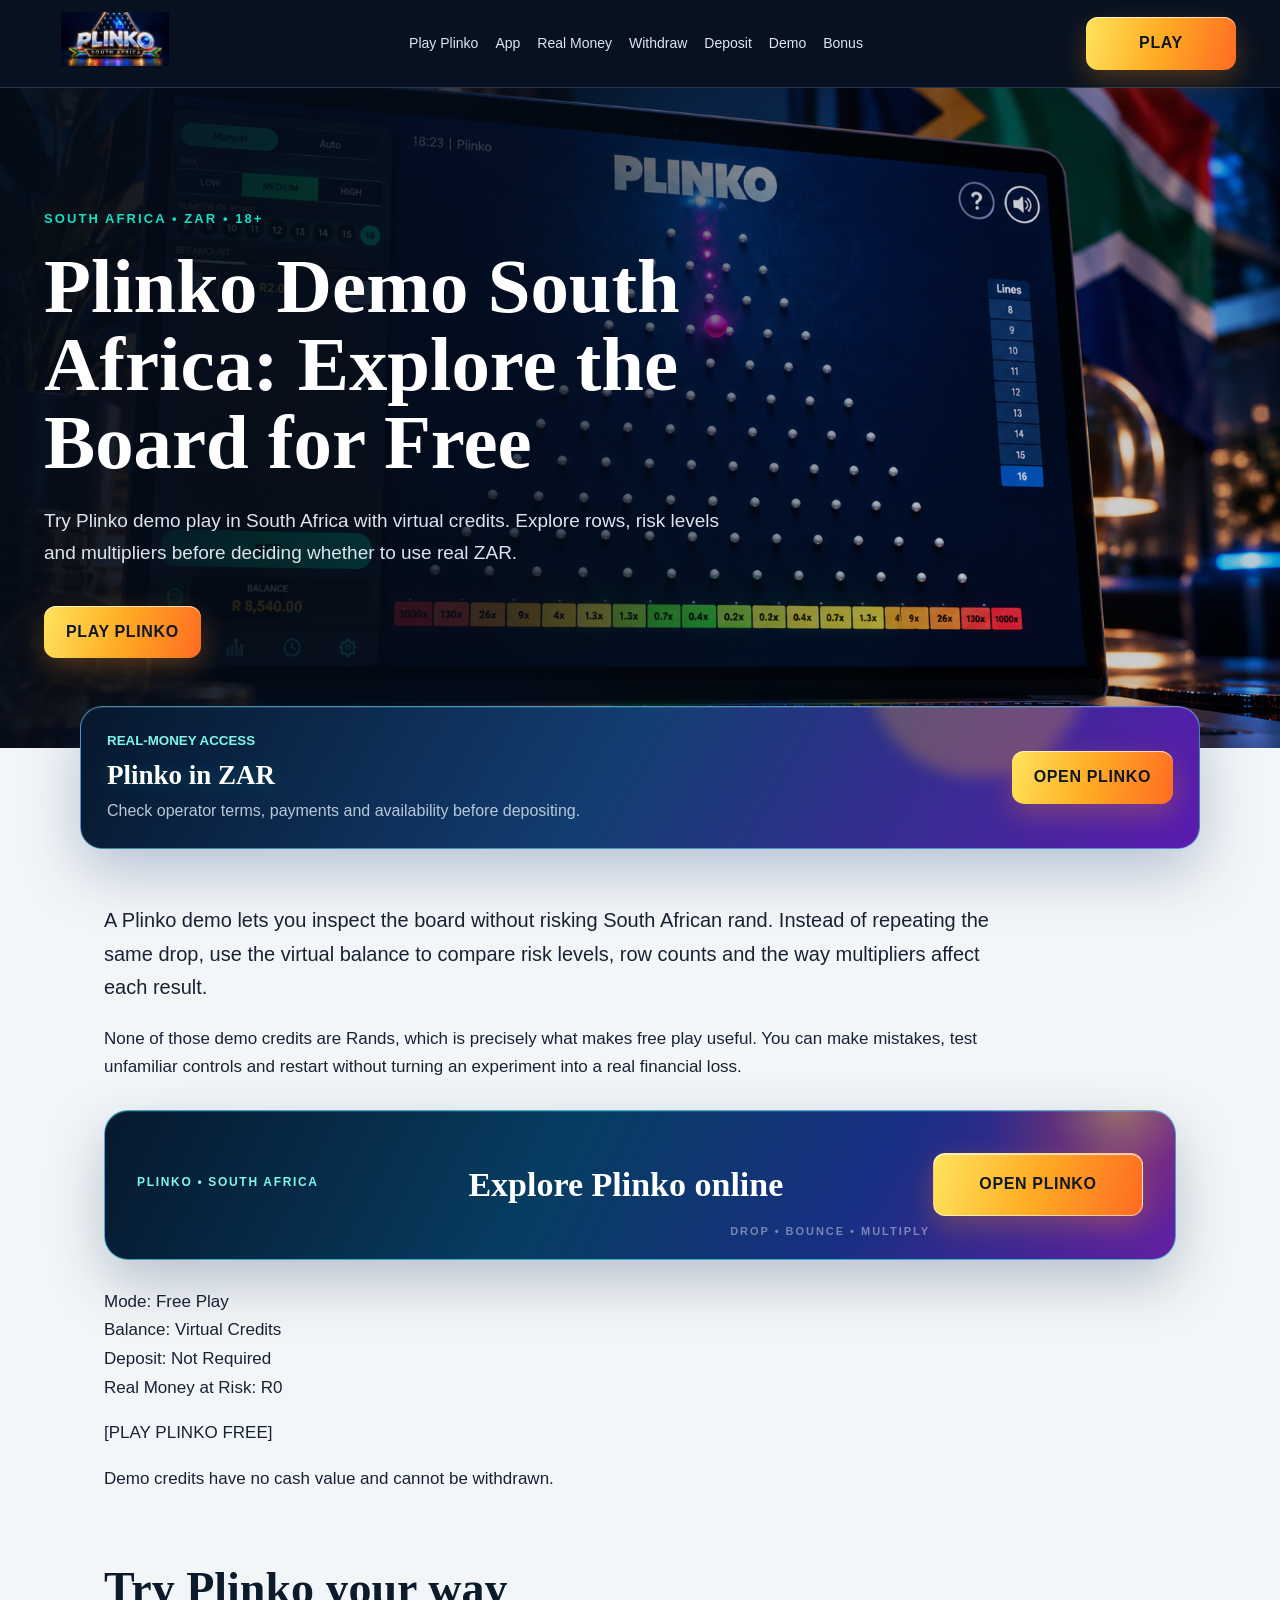
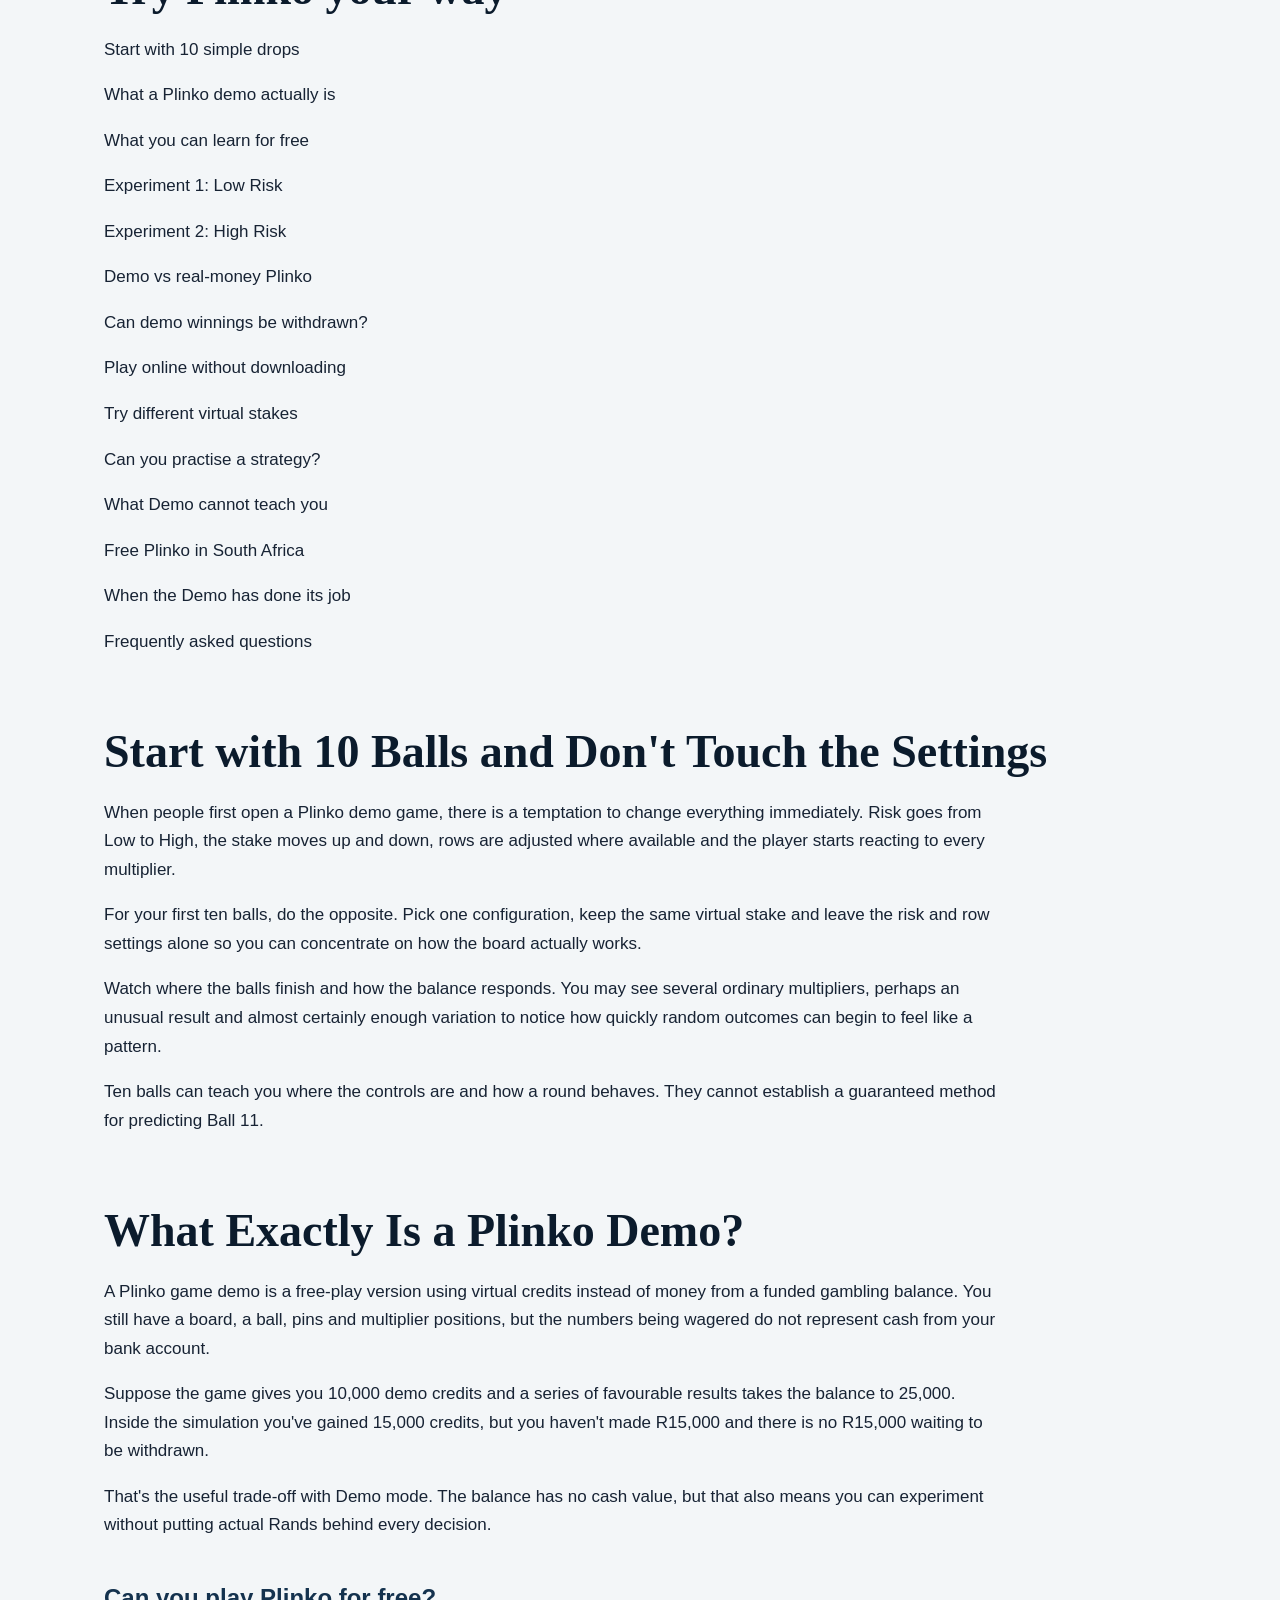
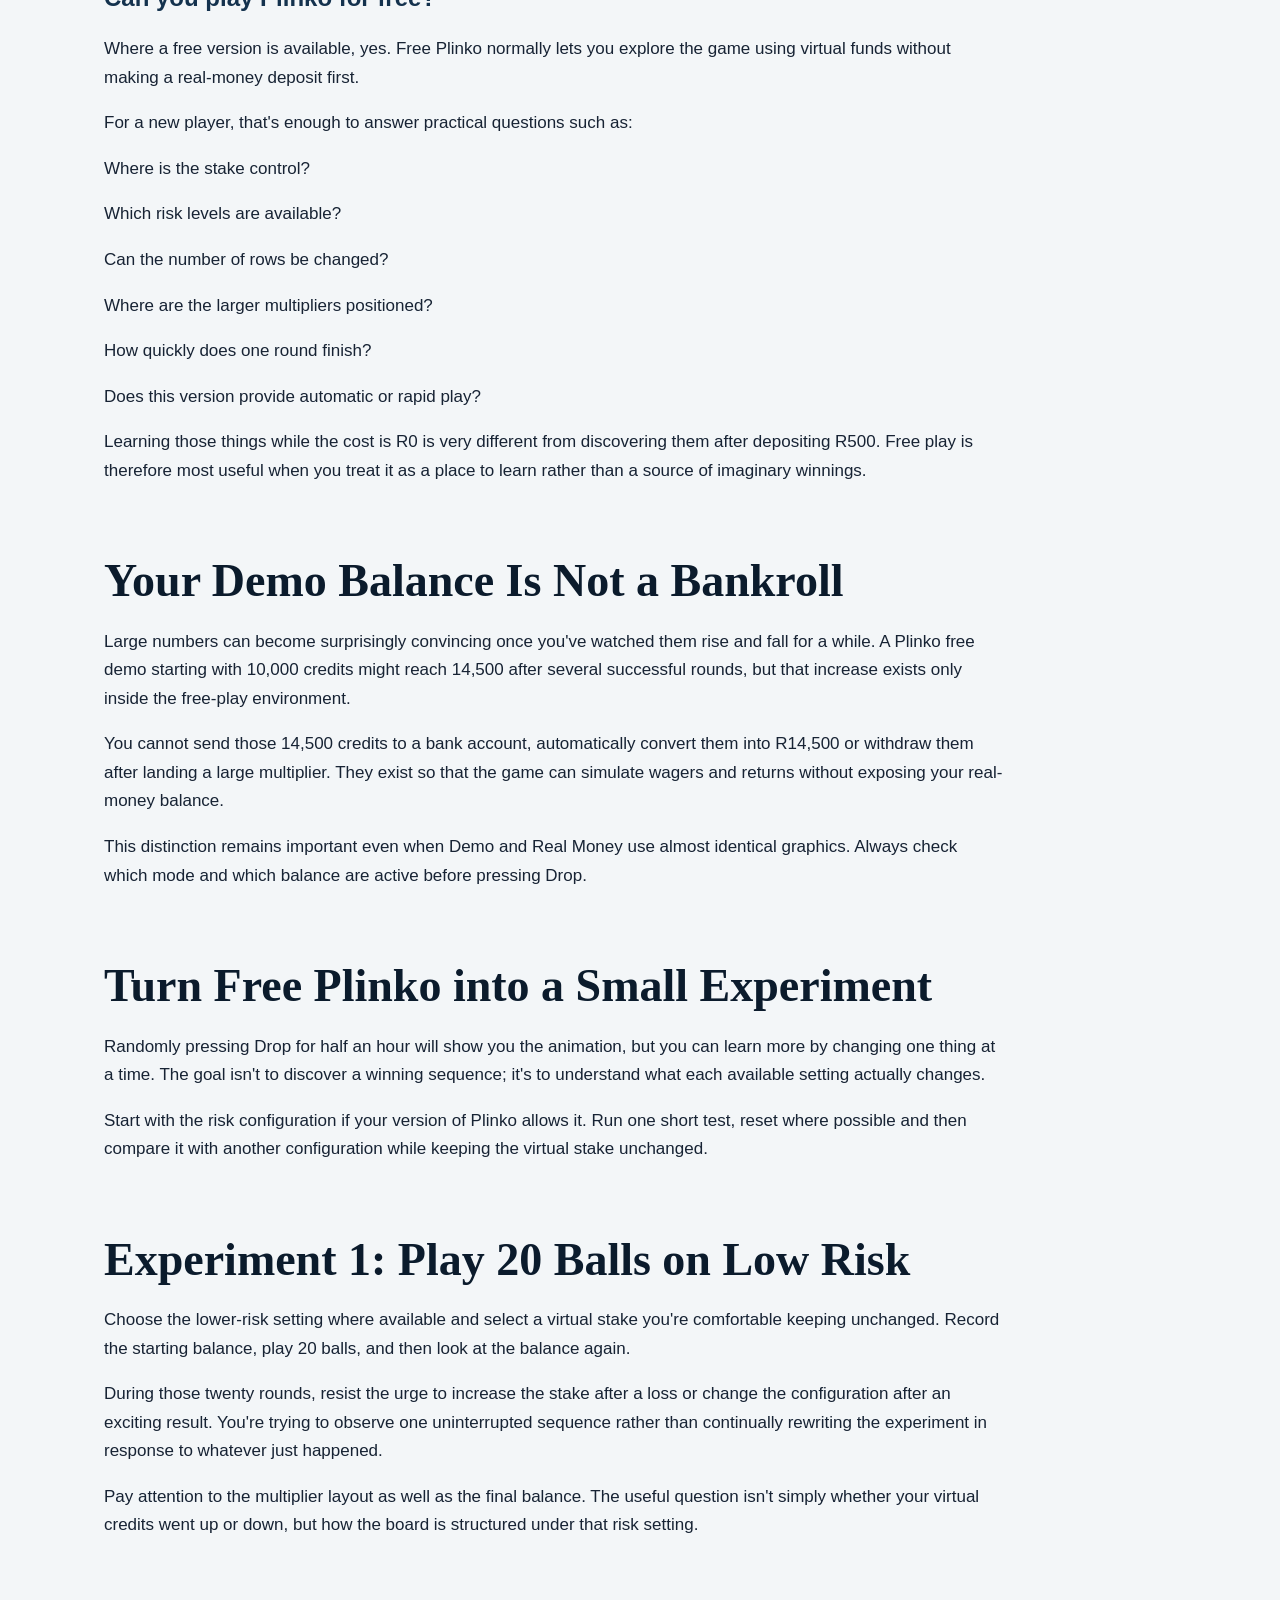
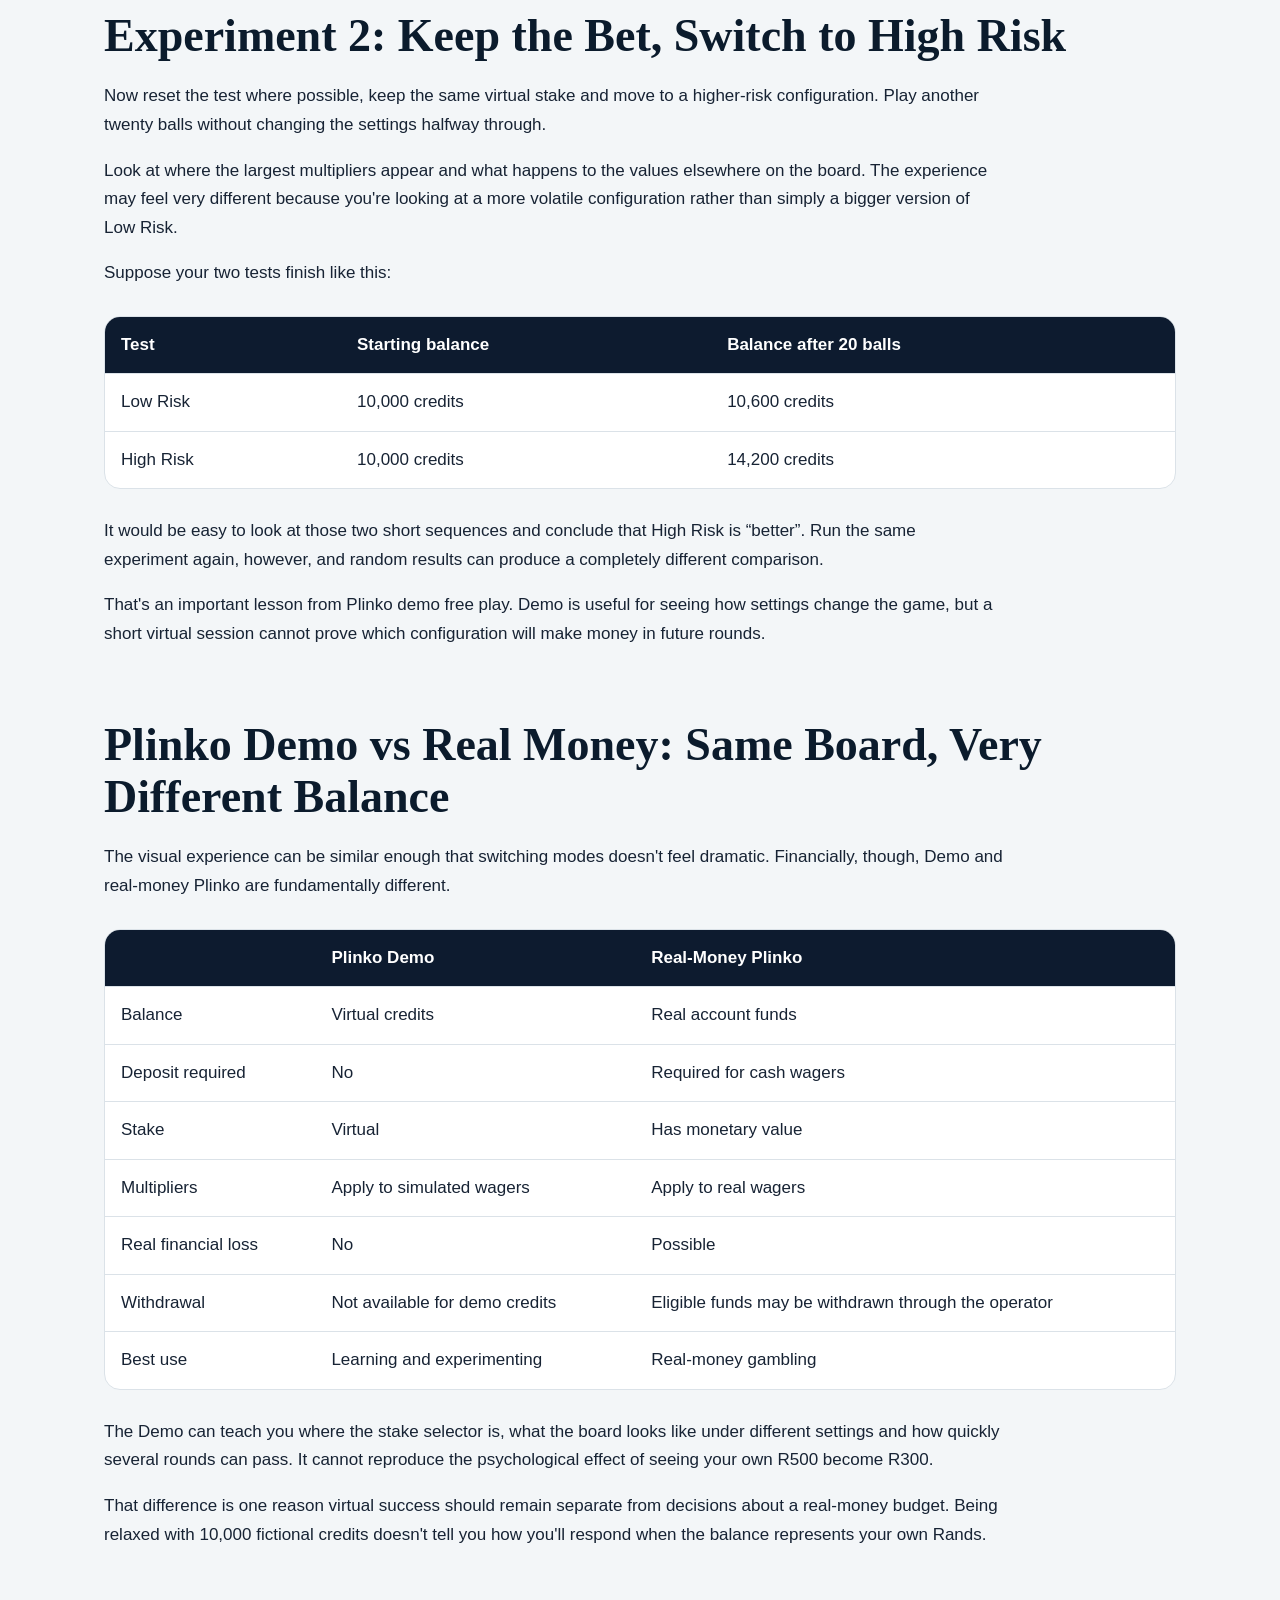
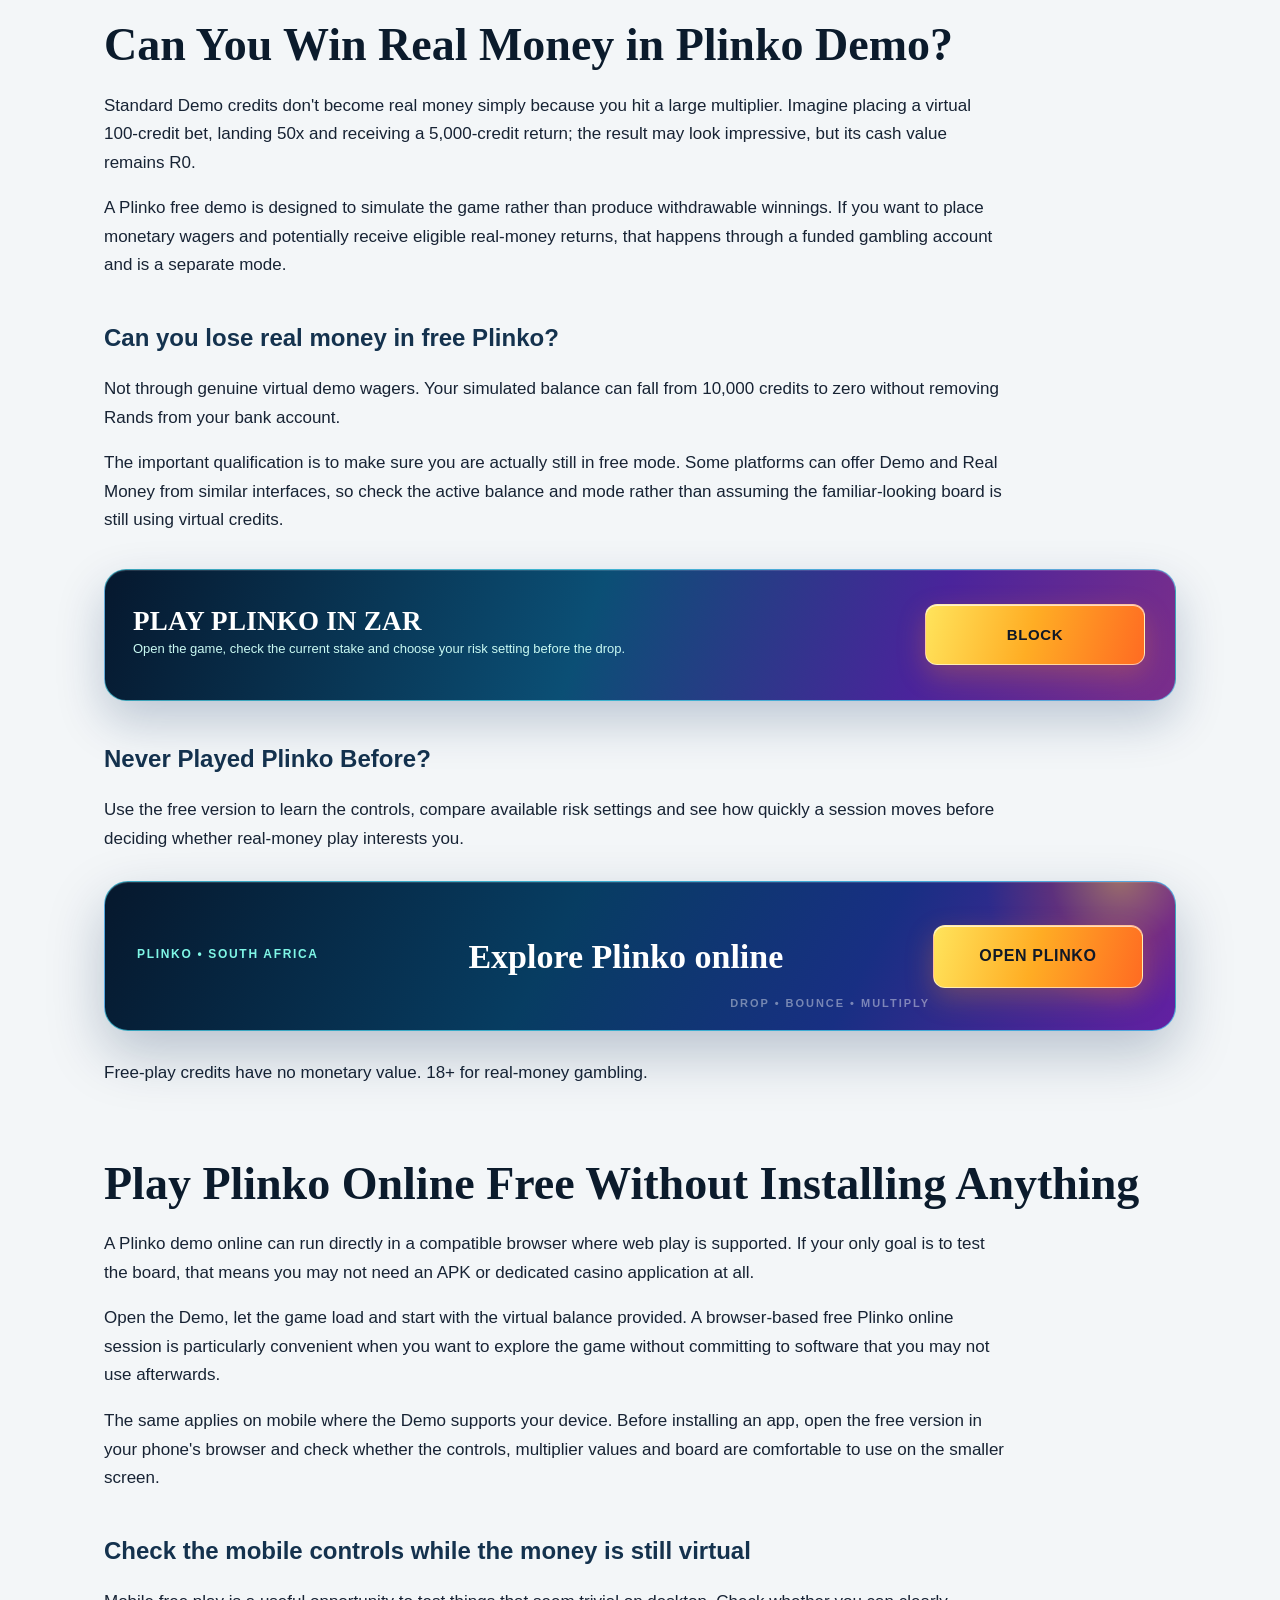
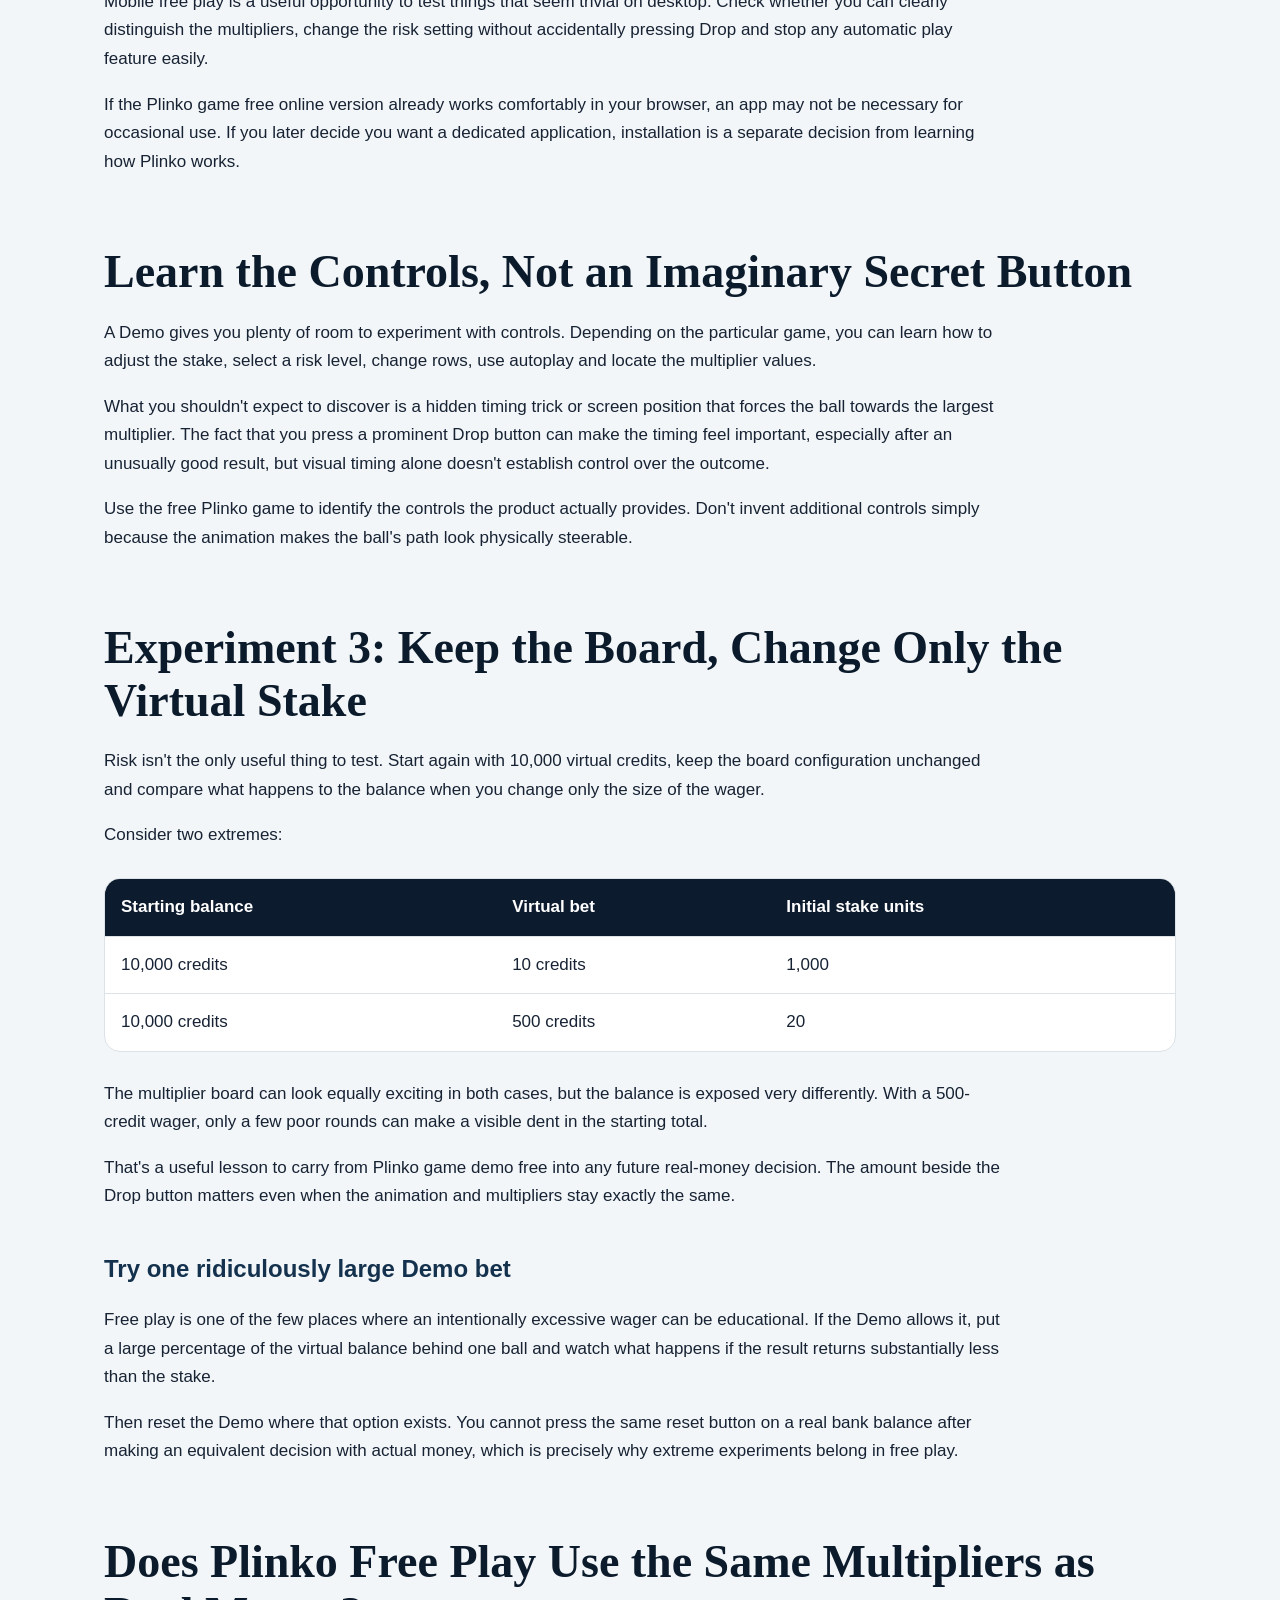
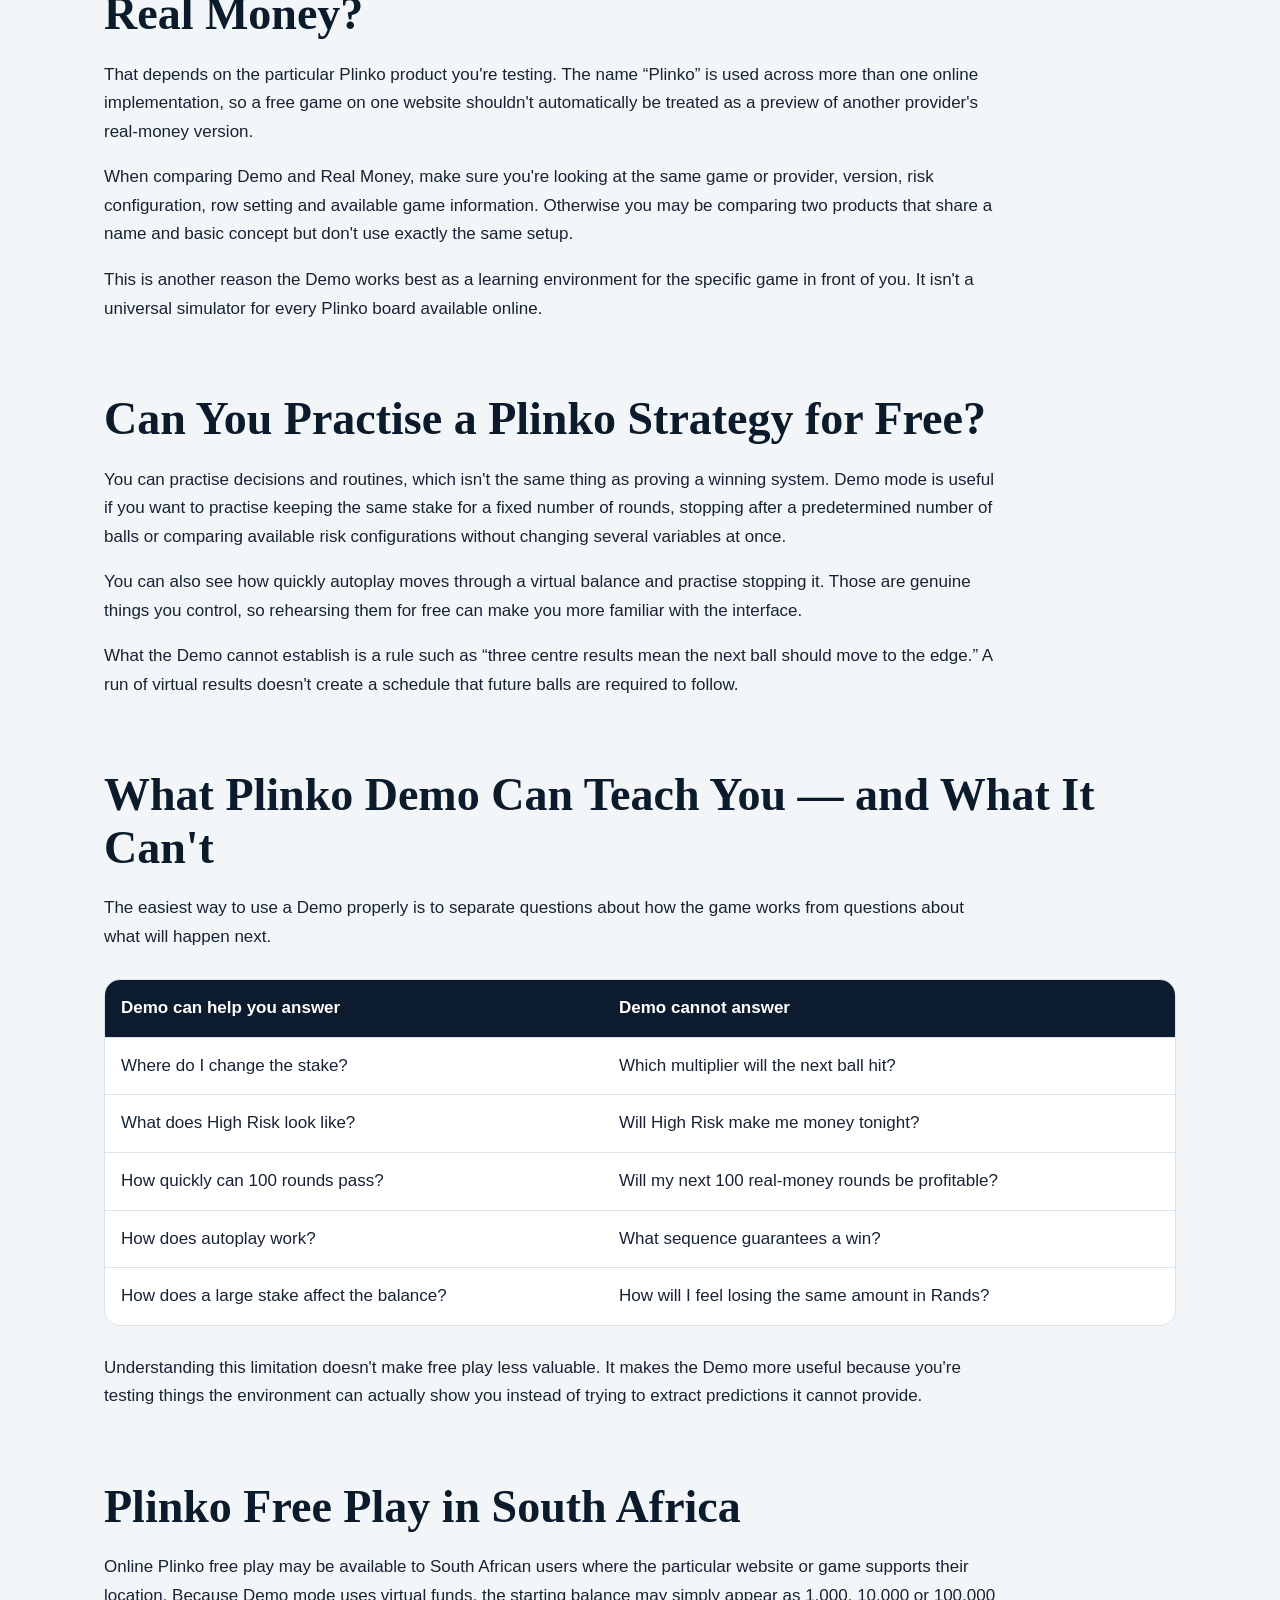
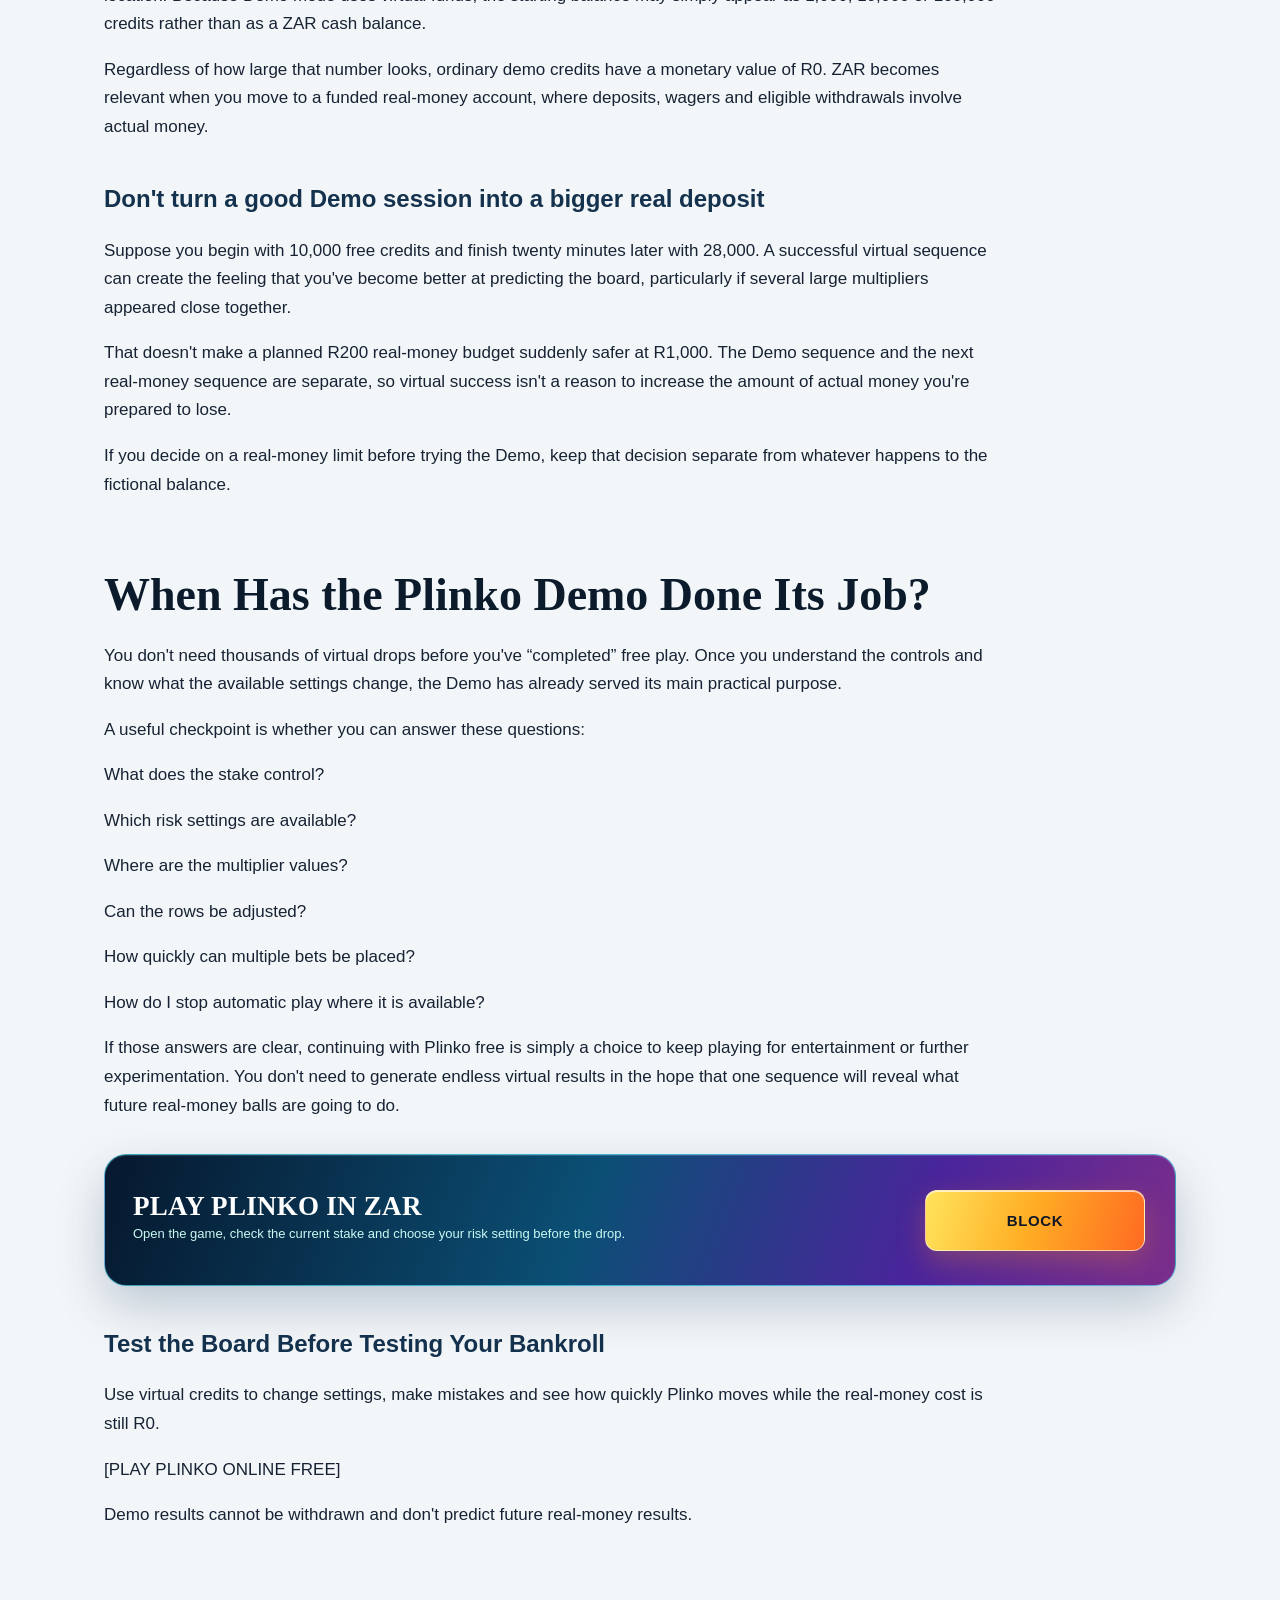
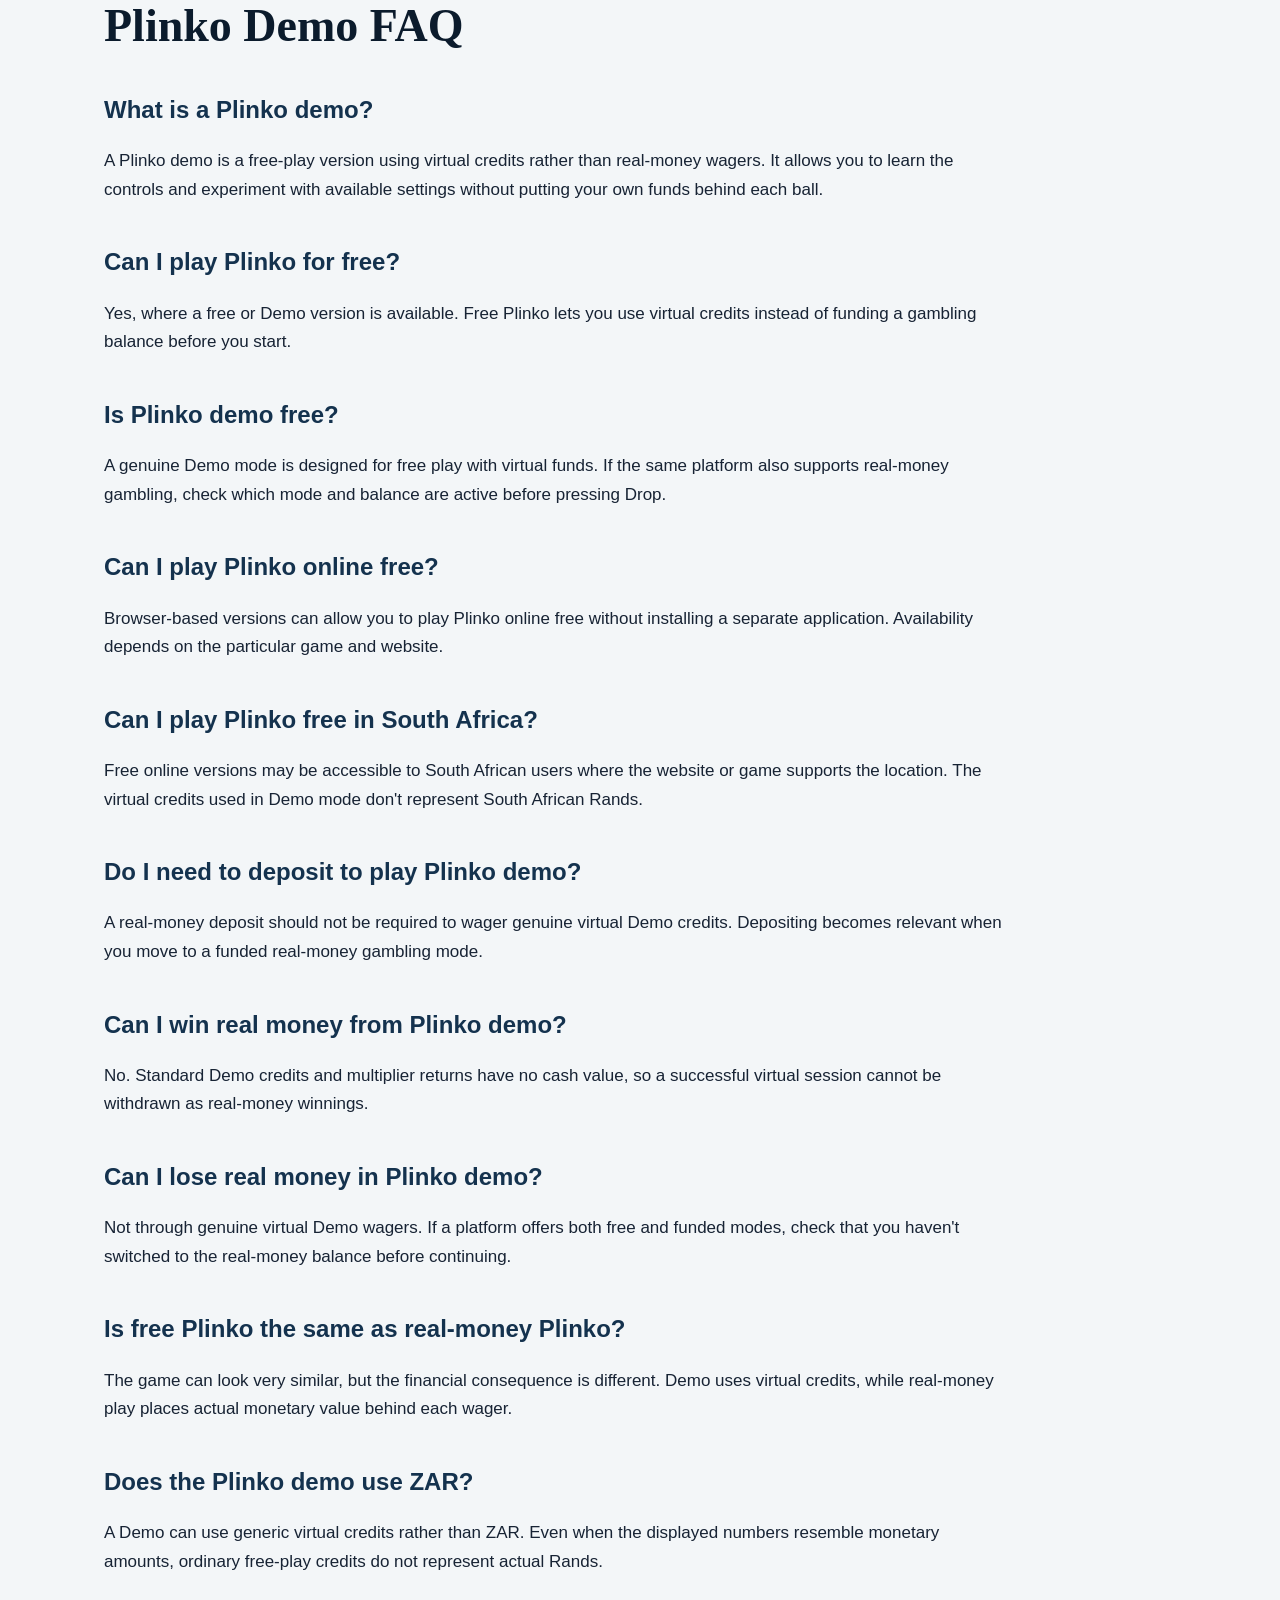
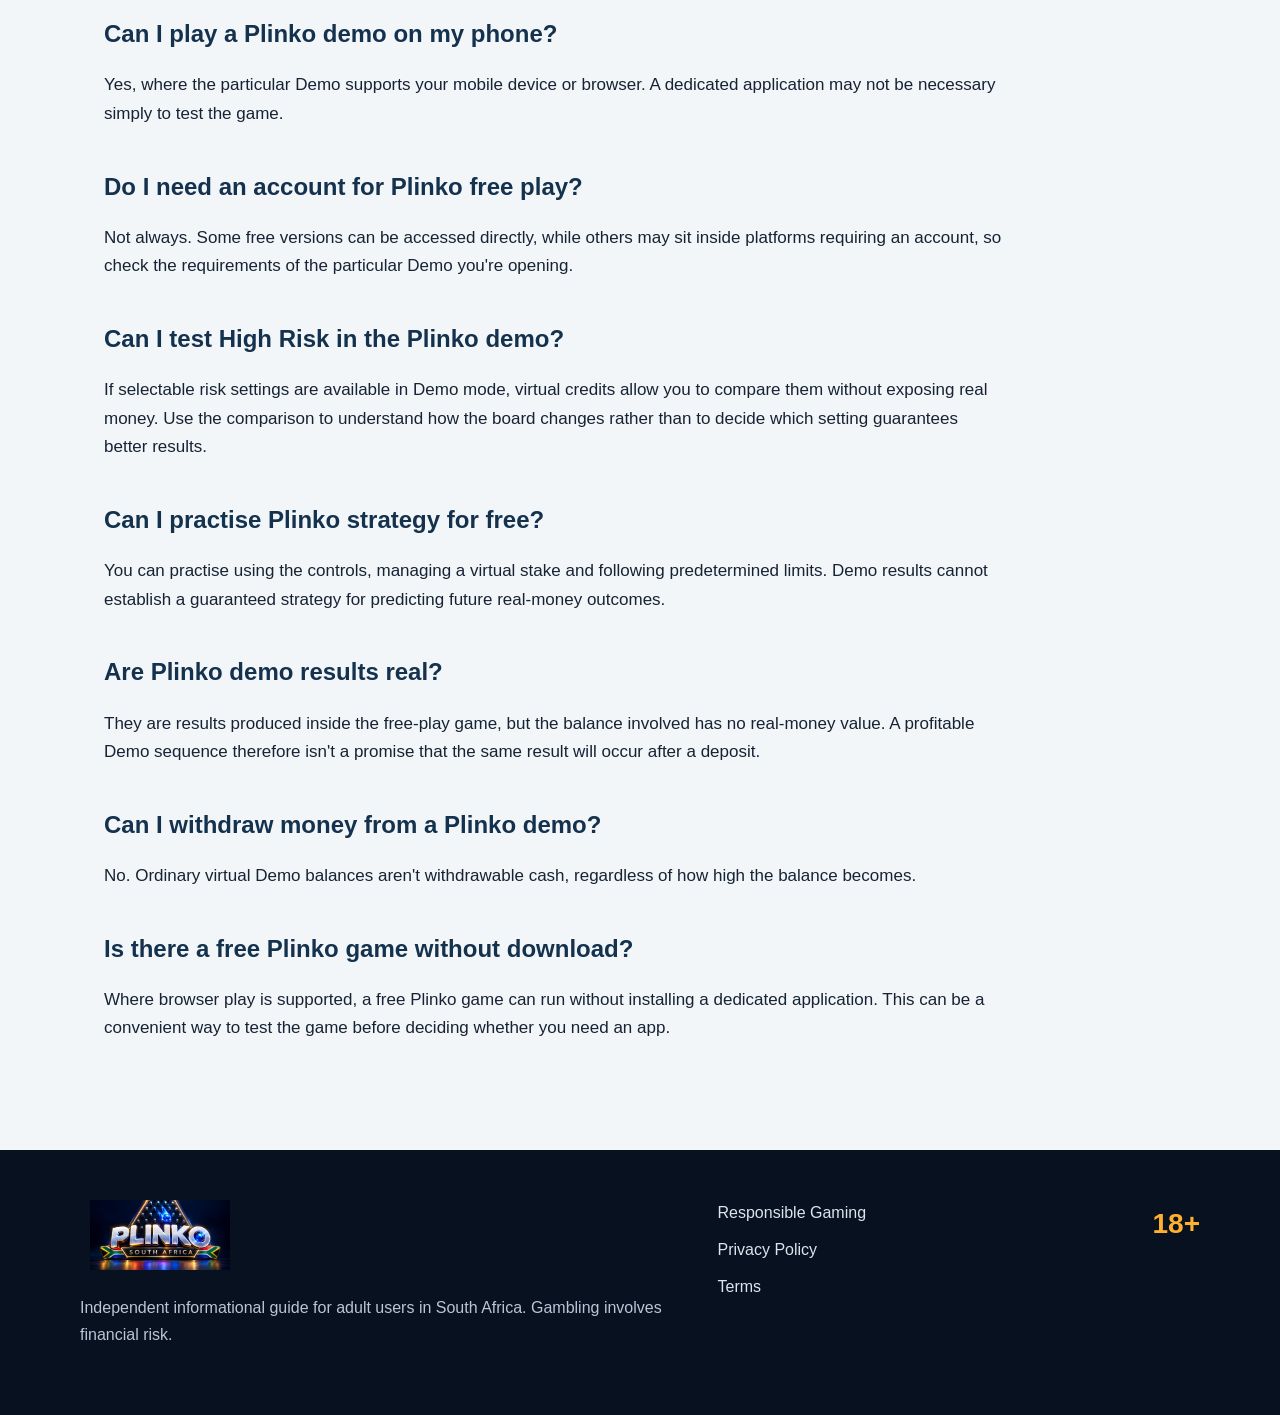
<file: plinko-demo/index.html>
<!DOCTYPE html>

<html lang="en-ZA"><head><meta charset="utf-8"/><meta content="width=device-width,initial-scale=1" name="viewport"/><title>Plinko Demo South Africa: Try the Game for Free</title><meta content="Try Plinko demo play in South Africa with virtual credits. Explore rows, risk levels and multipliers before deciding whether to use real ZAR." name="description"/><link href="https://plinkosa.com/plinko-demo/" rel="canonical"/><meta content="index,follow" name="robots"/><meta content="Plinko Demo South Africa: Try the Game for Free" property="og:title"><meta content="Try Plinko demo play in South Africa with virtual credits. Explore rows, risk levels and multipliers before deciding whether to use real ZAR." property="og:description"/><meta content="website" property="og:type"/><meta content="https://plinkosa.com/plinko-demo/" property="og:url"/><meta content="https://plinkosa.com/assets/img/gameplay.png" property="og:image"/><meta content="summary_large_image" name="twitter:card"/><link href="/assets/img/favicon.png" rel="icon"/><link href="/assets/css/site.css" rel="stylesheet"/></meta><meta content="bRMD8AXORQLoJO9plucxzTzAaBfVdrbZieGT1wNOD2o" name="google-site-verification"/></head><body>
<header><div class="head"><a class="brand" href="/plinko-south-africa/"><img alt="Plinko South Africa" src="/assets/img/logo.png"/></a><nav><a href="/plinko-south-africa/">Play Plinko</a><a href="/plinko-app-download/">App</a><a href="/plinko-real-money/">Real Money</a><a href="/plinko-withdrawal/">Withdraw</a><a href="/plinko-deposit/">Deposit</a><a href="/plinko-demo/">Demo</a><a href="/plinko-bonus/">Bonus</a></nav><a class="head-cta" href="/go/">PLAY</a></div></header>
<main><section class="hero"><img alt="Plinko Demo: Play Free Online in South Africa" src="/assets/img/gameplay.png"/><div class="hero-shade"></div><div class="hero-copy"><span class="eyebrow">SOUTH AFRICA • ZAR • 18+</span><h1>Plinko Demo South Africa: Explore the Board for Free</h1><p>Try Plinko demo play in South Africa with virtual credits. Explore rows, risk levels and multipliers before deciding whether to use real ZAR.</p><a class="cta-button hero-btn" href="/go/">PLAY PLINKO</a></div></section>
<div class="top-offer"><div><small>REAL-MONEY ACCESS</small><strong>Plinko in ZAR</strong><span>Check operator terms, payments and availability before depositing.</span></div><a class="cta-button" href="/go/">OPEN PLINKO</a></div>
<article class="content"><p>A Plinko demo lets you inspect the board without risking South African rand. Instead of repeating the same drop, use the virtual balance to compare risk levels, row counts and the way multipliers affect each result.</p>
<p>None of those demo credits are Rands, which is precisely what makes free play useful. You can make mistakes, test unfamiliar controls and restart without turning an experiment into a real financial loss.</p>
<div class="game-panel"><span>PLINKO • SOUTH AFRICA</span><b>Explore Plinko online</b><a class="cta-button" href="/go/">OPEN PLINKO</a></div>
<p>Mode: Free Play<br/>Balance: Virtual Credits<br/>Deposit: Not Required<br/>Real Money at Risk: R0</p>
<p>[PLAY PLINKO FREE]</p>
<p>Demo credits have no cash value and cannot be withdrawn.</p>
<h2 id="try-plinko-your-way">Try Plinko your way</h2>
<p>Start with 10 simple drops</p>
<p>What a Plinko demo actually is</p>
<p>What you can learn for free</p>
<p>Experiment 1: Low Risk</p>
<p>Experiment 2: High Risk</p>
<p>Demo vs real-money Plinko</p>
<p>Can demo winnings be withdrawn?</p>
<p>Play online without downloading</p>
<p>Try different virtual stakes</p>
<p>Can you practise a strategy?</p>
<p>What Demo cannot teach you</p>
<p>Free Plinko in South Africa</p>
<p>When the Demo has done its job</p>
<p>Frequently asked questions</p>
<h2 id="first-ten">Start with 10 Balls and Don't Touch the Settings</h2>
<p>When people first open a Plinko demo game, there is a temptation to change everything immediately. Risk goes from Low to High, the stake moves up and down, rows are adjusted where available and the player starts reacting to every multiplier.</p>
<p>For your first ten balls, do the opposite. Pick one configuration, keep the same virtual stake and leave the risk and row settings alone so you can concentrate on how the board actually works.</p>
<p>Watch where the balls finish and how the balance responds. You may see several ordinary multipliers, perhaps an unusual result and almost certainly enough variation to notice how quickly random outcomes can begin to feel like a pattern.</p>
<p>Ten balls can teach you where the controls are and how a round behaves. They cannot establish a guaranteed method for predicting Ball 11.</p>
<h2 id="what-is-demo">What Exactly Is a Plinko Demo?</h2>
<p>A Plinko game demo is a free-play version using virtual credits instead of money from a funded gambling balance. You still have a board, a ball, pins and multiplier positions, but the numbers being wagered do not represent cash from your bank account.</p>
<p>Suppose the game gives you 10,000 demo credits and a series of favourable results takes the balance to 25,000. Inside the simulation you've gained 15,000 credits, but you haven't made R15,000 and there is no R15,000 waiting to be withdrawn.</p>
<p>That's the useful trade-off with Demo mode. The balance has no cash value, but that also means you can experiment without putting actual Rands behind every decision.</p>
<h3 id="can-you-play-plinko-for-free">Can you play Plinko for free?</h3>
<p>Where a free version is available, yes. Free Plinko normally lets you explore the game using virtual funds without making a real-money deposit first.</p>
<p>For a new player, that's enough to answer practical questions such as:</p>
<p>Where is the stake control?</p>
<p>Which risk levels are available?</p>
<p>Can the number of rows be changed?</p>
<p>Where are the larger multipliers positioned?</p>
<p>How quickly does one round finish?</p>
<p>Does this version provide automatic or rapid play?</p>
<p>Learning those things while the cost is R0 is very different from discovering them after depositing R500. Free play is therefore most useful when you treat it as a place to learn rather than a source of imaginary winnings.</p>
<h2 id="your-demo-balance-is-not-a-bankroll">Your Demo Balance Is Not a Bankroll</h2>
<p>Large numbers can become surprisingly convincing once you've watched them rise and fall for a while. A Plinko free demo starting with 10,000 credits might reach 14,500 after several successful rounds, but that increase exists only inside the free-play environment.</p>
<p>You cannot send those 14,500 credits to a bank account, automatically convert them into R14,500 or withdraw them after landing a large multiplier. They exist so that the game can simulate wagers and returns without exposing your real-money balance.</p>
<p>This distinction remains important even when Demo and Real Money use almost identical graphics. Always check which mode and which balance are active before pressing Drop.</p>
<h2 id="learn">Turn Free Plinko into a Small Experiment</h2>
<p>Randomly pressing Drop for half an hour will show you the animation, but you can learn more by changing one thing at a time. The goal isn't to discover a winning sequence; it's to understand what each available setting actually changes.</p>
<p>Start with the risk configuration if your version of Plinko allows it. Run one short test, reset where possible and then compare it with another configuration while keeping the virtual stake unchanged.</p>
<h2 id="low-risk">Experiment 1: Play 20 Balls on Low Risk</h2>
<p>Choose the lower-risk setting where available and select a virtual stake you're comfortable keeping unchanged. Record the starting balance, play 20 balls, and then look at the balance again.</p>
<p>During those twenty rounds, resist the urge to increase the stake after a loss or change the configuration after an exciting result. You're trying to observe one uninterrupted sequence rather than continually rewriting the experiment in response to whatever just happened.</p>
<p>Pay attention to the multiplier layout as well as the final balance. The useful question isn't simply whether your virtual credits went up or down, but how the board is structured under that risk setting.</p>
<h2 id="high-risk">Experiment 2: Keep the Bet, Switch to High Risk</h2>
<p>Now reset the test where possible, keep the same virtual stake and move to a higher-risk configuration. Play another twenty balls without changing the settings halfway through.</p>
<p>Look at where the largest multipliers appear and what happens to the values elsewhere on the board. The experience may feel very different because you're looking at a more volatile configuration rather than simply a bigger version of Low Risk.</p>
<p>Suppose your two tests finish like this:</p>
<div class="table-wrap"><table><tr><th>Test</th><th>Starting balance</th><th>Balance after 20 balls</th></tr><tr><td>Low Risk</td><td>10,000 credits</td><td>10,600 credits</td></tr><tr><td>High Risk</td><td>10,000 credits</td><td>14,200 credits</td></tr></table></div>
<p>It would be easy to look at those two short sequences and conclude that High Risk is “better”. Run the same experiment again, however, and random results can produce a completely different comparison.</p>
<p>That's an important lesson from Plinko demo free play. Demo is useful for seeing how settings change the game, but a short virtual session cannot prove which configuration will make money in future rounds.</p>
<h2 id="demo-vs-real">Plinko Demo vs Real Money: Same Board, Very Different Balance</h2>
<p>The visual experience can be similar enough that switching modes doesn't feel dramatic. Financially, though, Demo and real-money Plinko are fundamentally different.</p>
<div class="table-wrap"><table><tr><th></th><th>Plinko Demo</th><th>Real-Money Plinko</th></tr><tr><td>Balance</td><td>Virtual credits</td><td>Real account funds</td></tr><tr><td>Deposit required</td><td>No</td><td>Required for cash wagers</td></tr><tr><td>Stake</td><td>Virtual</td><td>Has monetary value</td></tr><tr><td>Multipliers</td><td>Apply to simulated wagers</td><td>Apply to real wagers</td></tr><tr><td>Real financial loss</td><td>No</td><td>Possible</td></tr><tr><td>Withdrawal</td><td>Not available for demo credits</td><td>Eligible funds may be withdrawn through the operator</td></tr><tr><td>Best use</td><td>Learning and experimenting</td><td>Real-money gambling</td></tr></table></div>
<p>The Demo can teach you where the stake selector is, what the board looks like under different settings and how quickly several rounds can pass. It cannot reproduce the psychological effect of seeing your own R500 become R300.</p>
<p>That difference is one reason virtual success should remain separate from decisions about a real-money budget. Being relaxed with 10,000 fictional credits doesn't tell you how you'll respond when the balance represents your own Rands.</p>
<h2 id="demo-winnings">Can You Win Real Money in Plinko Demo?</h2>
<p>Standard Demo credits don't become real money simply because you hit a large multiplier. Imagine placing a virtual 100-credit bet, landing 50x and receiving a 5,000-credit return; the result may look impressive, but its cash value remains R0.</p>
<p>A Plinko free demo is designed to simulate the game rather than produce withdrawable winnings. If you want to place monetary wagers and potentially receive eligible real-money returns, that happens through a funded gambling account and is a separate mode.</p>
<h3 id="can-you-lose-real-money-in-free-plinko">Can you lose real money in free Plinko?</h3>
<p>Not through genuine virtual demo wagers. Your simulated balance can fall from 10,000 credits to zero without removing Rands from your bank account.</p>
<p>The important qualification is to make sure you are actually still in free mode. Some platforms can offer Demo and Real Money from similar interfaces, so check the active balance and mode rather than assuming the familiar-looking board is still using virtual credits.</p>
<div class="inline-cta"><a class="cta-button" href="/go/">BLOCK</a></div>
<h3 id="never-played-plinko-before">Never Played Plinko Before?</h3>
<p>Use the free version to learn the controls, compare available risk settings and see how quickly a session moves before deciding whether real-money play interests you.</p>
<div class="game-panel"><span>PLINKO • SOUTH AFRICA</span><b>Explore Plinko online</b><a class="cta-button" href="/go/">OPEN PLINKO</a></div>
<p>Free-play credits have no monetary value. 18+ for real-money gambling.</p>
<h2 id="browser">Play Plinko Online Free Without Installing Anything</h2>
<p>A Plinko demo online can run directly in a compatible browser where web play is supported. If your only goal is to test the board, that means you may not need an APK or dedicated casino application at all.</p>
<p>Open the Demo, let the game load and start with the virtual balance provided. A browser-based free Plinko online session is particularly convenient when you want to explore the game without committing to software that you may not use afterwards.</p>
<p>The same applies on mobile where the Demo supports your device. Before installing an app, open the free version in your phone's browser and check whether the controls, multiplier values and board are comfortable to use on the smaller screen.</p>
<h3 id="check-the-mobile-controls-while-the-money-is-still-virtual">Check the mobile controls while the money is still virtual</h3>
<p>Mobile free play is a useful opportunity to test things that seem trivial on desktop. Check whether you can clearly distinguish the multipliers, change the risk setting without accidentally pressing Drop and stop any automatic play feature easily.</p>
<p>If the Plinko game free online version already works comfortably in your browser, an app may not be necessary for occasional use. If you later decide you want a dedicated application, installation is a separate decision from learning how Plinko works.</p>
<h2 id="learn-the-controls-not-an-imaginary-secret-button">Learn the Controls, Not an Imaginary Secret Button</h2>
<p>A Demo gives you plenty of room to experiment with controls. Depending on the particular game, you can learn how to adjust the stake, select a risk level, change rows, use autoplay and locate the multiplier values.</p>
<p>What you shouldn't expect to discover is a hidden timing trick or screen position that forces the ball towards the largest multiplier. The fact that you press a prominent Drop button can make the timing feel important, especially after an unusually good result, but visual timing alone doesn't establish control over the outcome.</p>
<p>Use the free Plinko game to identify the controls the product actually provides. Don't invent additional controls simply because the animation makes the ball's path look physically steerable.</p>
<h2 id="stakes">Experiment 3: Keep the Board, Change Only the Virtual Stake</h2>
<p>Risk isn't the only useful thing to test. Start again with 10,000 virtual credits, keep the board configuration unchanged and compare what happens to the balance when you change only the size of the wager.</p>
<p>Consider two extremes:</p>
<div class="table-wrap"><table><tr><th>Starting balance</th><th>Virtual bet</th><th>Initial stake units</th></tr><tr><td>10,000 credits</td><td>10 credits</td><td>1,000</td></tr><tr><td>10,000 credits</td><td>500 credits</td><td>20</td></tr></table></div>
<p>The multiplier board can look equally exciting in both cases, but the balance is exposed very differently. With a 500-credit wager, only a few poor rounds can make a visible dent in the starting total.</p>
<p>That's a useful lesson to carry from Plinko game demo free into any future real-money decision. The amount beside the Drop button matters even when the animation and multipliers stay exactly the same.</p>
<h3 id="try-one-ridiculously-large-demo-bet">Try one ridiculously large Demo bet</h3>
<p>Free play is one of the few places where an intentionally excessive wager can be educational. If the Demo allows it, put a large percentage of the virtual balance behind one ball and watch what happens if the result returns substantially less than the stake.</p>
<p>Then reset the Demo where that option exists. You cannot press the same reset button on a real bank balance after making an equivalent decision with actual money, which is precisely why extreme experiments belong in free play.</p>
<h2 id="does-plinko-free-play-use-the-same-multipliers-as-real-money">Does Plinko Free Play Use the Same Multipliers as Real Money?</h2>
<p>That depends on the particular Plinko product you're testing. The name “Plinko” is used across more than one online implementation, so a free game on one website shouldn't automatically be treated as a preview of another provider's real-money version.</p>
<p>When comparing Demo and Real Money, make sure you're looking at the same game or provider, version, risk configuration, row setting and available game information. Otherwise you may be comparing two products that share a name and basic concept but don't use exactly the same setup.</p>
<p>This is another reason the Demo works best as a learning environment for the specific game in front of you. It isn't a universal simulator for every Plinko board available online.</p>
<h2 id="strategy">Can You Practise a Plinko Strategy for Free?</h2>
<p>You can practise decisions and routines, which isn't the same thing as proving a winning system. Demo mode is useful if you want to practise keeping the same stake for a fixed number of rounds, stopping after a predetermined number of balls or comparing available risk configurations without changing several variables at once.</p>
<p>You can also see how quickly autoplay moves through a virtual balance and practise stopping it. Those are genuine things you control, so rehearsing them for free can make you more familiar with the interface.</p>
<p>What the Demo cannot establish is a rule such as “three centre results mean the next ball should move to the edge.” A run of virtual results doesn't create a schedule that future balls are required to follow.</p>
<h2 id="limits">What Plinko Demo Can Teach You — and What It Can't</h2>
<p>The easiest way to use a Demo properly is to separate questions about how the game works from questions about what will happen next.</p>
<div class="table-wrap"><table><tr><th>Demo can help you answer</th><th>Demo cannot answer</th></tr><tr><td>Where do I change the stake?</td><td>Which multiplier will the next ball hit?</td></tr><tr><td>What does High Risk look like?</td><td>Will High Risk make me money tonight?</td></tr><tr><td>How quickly can 100 rounds pass?</td><td>Will my next 100 real-money rounds be profitable?</td></tr><tr><td>How does autoplay work?</td><td>What sequence guarantees a win?</td></tr><tr><td>How does a large stake affect the balance?</td><td>How will I feel losing the same amount in Rands?</td></tr></table></div>
<p>Understanding this limitation doesn't make free play less valuable. It makes the Demo more useful because you're testing things the environment can actually show you instead of trying to extract predictions it cannot provide.</p>
<h2 id="south-africa">Plinko Free Play in South Africa</h2>
<p>Online Plinko free play may be available to South African users where the particular website or game supports their location. Because Demo mode uses virtual funds, the starting balance may simply appear as 1,000, 10,000 or 100,000 credits rather than as a ZAR cash balance.</p>
<p>Regardless of how large that number looks, ordinary demo credits have a monetary value of R0. ZAR becomes relevant when you move to a funded real-money account, where deposits, wagers and eligible withdrawals involve actual money.</p>
<h3 id="don-t-turn-a-good-demo-session-into-a-bigger-real-deposit">Don't turn a good Demo session into a bigger real deposit</h3>
<p>Suppose you begin with 10,000 free credits and finish twenty minutes later with 28,000. A successful virtual sequence can create the feeling that you've become better at predicting the board, particularly if several large multipliers appeared close together.</p>
<p>That doesn't make a planned R200 real-money budget suddenly safer at R1,000. The Demo sequence and the next real-money sequence are separate, so virtual success isn't a reason to increase the amount of actual money you're prepared to lose.</p>
<p>If you decide on a real-money limit before trying the Demo, keep that decision separate from whatever happens to the fictional balance.</p>
<h2 id="when-to-stop">When Has the Plinko Demo Done Its Job?</h2>
<p>You don't need thousands of virtual drops before you've “completed” free play. Once you understand the controls and know what the available settings change, the Demo has already served its main practical purpose.</p>
<p>A useful checkpoint is whether you can answer these questions:</p>
<p>What does the stake control?</p>
<p>Which risk settings are available?</p>
<p>Where are the multiplier values?</p>
<p>Can the rows be adjusted?</p>
<p>How quickly can multiple bets be placed?</p>
<p>How do I stop automatic play where it is available?</p>
<p>If those answers are clear, continuing with Plinko free is simply a choice to keep playing for entertainment or further experimentation. You don't need to generate endless virtual results in the hope that one sequence will reveal what future real-money balls are going to do.</p>
<div class="inline-cta"><a class="cta-button" href="/go/">BLOCK</a></div>
<h3 id="test-the-board-before-testing-your-bankroll">Test the Board Before Testing Your Bankroll</h3>
<p>Use virtual credits to change settings, make mistakes and see how quickly Plinko moves while the real-money cost is still R0.</p>
<p>[PLAY PLINKO ONLINE FREE]</p>
<p>Demo results cannot be withdrawn and don't predict future real-money results.</p>
<h2 id="faq">Plinko Demo FAQ</h2>
<h3 id="what-is-a-plinko-demo">What is a Plinko demo?</h3>
<p>A Plinko demo is a free-play version using virtual credits rather than real-money wagers. It allows you to learn the controls and experiment with available settings without putting your own funds behind each ball.</p>
<h3 id="can-i-play-plinko-for-free">Can I play Plinko for free?</h3>
<p>Yes, where a free or Demo version is available. Free Plinko lets you use virtual credits instead of funding a gambling balance before you start.</p>
<h3 id="is-plinko-demo-free">Is Plinko demo free?</h3>
<p>A genuine Demo mode is designed for free play with virtual funds. If the same platform also supports real-money gambling, check which mode and balance are active before pressing Drop.</p>
<h3 id="can-i-play-plinko-online-free">Can I play Plinko online free?</h3>
<p>Browser-based versions can allow you to play Plinko online free without installing a separate application. Availability depends on the particular game and website.</p>
<h3 id="can-i-play-plinko-free-in-south-africa">Can I play Plinko free in South Africa?</h3>
<p>Free online versions may be accessible to South African users where the website or game supports the location. The virtual credits used in Demo mode don't represent South African Rands.</p>
<h3 id="do-i-need-to-deposit-to-play-plinko-demo">Do I need to deposit to play Plinko demo?</h3>
<p>A real-money deposit should not be required to wager genuine virtual Demo credits. Depositing becomes relevant when you move to a funded real-money gambling mode.</p>
<h3 id="can-i-win-real-money-from-plinko-demo">Can I win real money from Plinko demo?</h3>
<p>No. Standard Demo credits and multiplier returns have no cash value, so a successful virtual session cannot be withdrawn as real-money winnings.</p>
<h3 id="can-i-lose-real-money-in-plinko-demo">Can I lose real money in Plinko demo?</h3>
<p>Not through genuine virtual Demo wagers. If a platform offers both free and funded modes, check that you haven't switched to the real-money balance before continuing.</p>
<h3 id="is-free-plinko-the-same-as-real-money-plinko">Is free Plinko the same as real-money Plinko?</h3>
<p>The game can look very similar, but the financial consequence is different. Demo uses virtual credits, while real-money play places actual monetary value behind each wager.</p>
<h3 id="does-the-plinko-demo-use-zar">Does the Plinko demo use ZAR?</h3>
<p>A Demo can use generic virtual credits rather than ZAR. Even when the displayed numbers resemble monetary amounts, ordinary free-play credits do not represent actual Rands.</p>
<h3 id="can-i-play-a-plinko-demo-on-my-phone">Can I play a Plinko demo on my phone?</h3>
<p>Yes, where the particular Demo supports your mobile device or browser. A dedicated application may not be necessary simply to test the game.</p>
<h3 id="do-i-need-an-account-for-plinko-free-play">Do I need an account for Plinko free play?</h3>
<p>Not always. Some free versions can be accessed directly, while others may sit inside platforms requiring an account, so check the requirements of the particular Demo you're opening.</p>
<h3 id="can-i-test-high-risk-in-the-plinko-demo">Can I test High Risk in the Plinko demo?</h3>
<p>If selectable risk settings are available in Demo mode, virtual credits allow you to compare them without exposing real money. Use the comparison to understand how the board changes rather than to decide which setting guarantees better results.</p>
<h3 id="can-i-practise-plinko-strategy-for-free">Can I practise Plinko strategy for free?</h3>
<p>You can practise using the controls, managing a virtual stake and following predetermined limits. Demo results cannot establish a guaranteed strategy for predicting future real-money outcomes.</p>
<h3 id="are-plinko-demo-results-real">Are Plinko demo results real?</h3>
<p>They are results produced inside the free-play game, but the balance involved has no real-money value. A profitable Demo sequence therefore isn't a promise that the same result will occur after a deposit.</p>
<h3 id="can-i-withdraw-money-from-a-plinko-demo">Can I withdraw money from a Plinko demo?</h3>
<p>No. Ordinary virtual Demo balances aren't withdrawable cash, regardless of how high the balance becomes.</p>
<h3 id="is-there-a-free-plinko-game-without-download">Is there a free Plinko game without download?</h3>
<p>Where browser play is supported, a free Plinko game can run without installing a dedicated application. This can be a convenient way to test the game before deciding whether you need an app.</p></article></main>
<footer><div><img alt="Plinko South Africa" src="/assets/img/logo.png"/><p>Independent informational guide for adult users in South Africa. Gambling involves financial risk.</p></div><div class="footer-links"><a href="/responsible-gaming/">Responsible Gaming</a><a href="/privacy-policy/">Privacy Policy</a><a href="/terms/">Terms</a></div><p class="age">18+</p></footer><script src="/assets/js/site.js"></script></body></html>
</file>
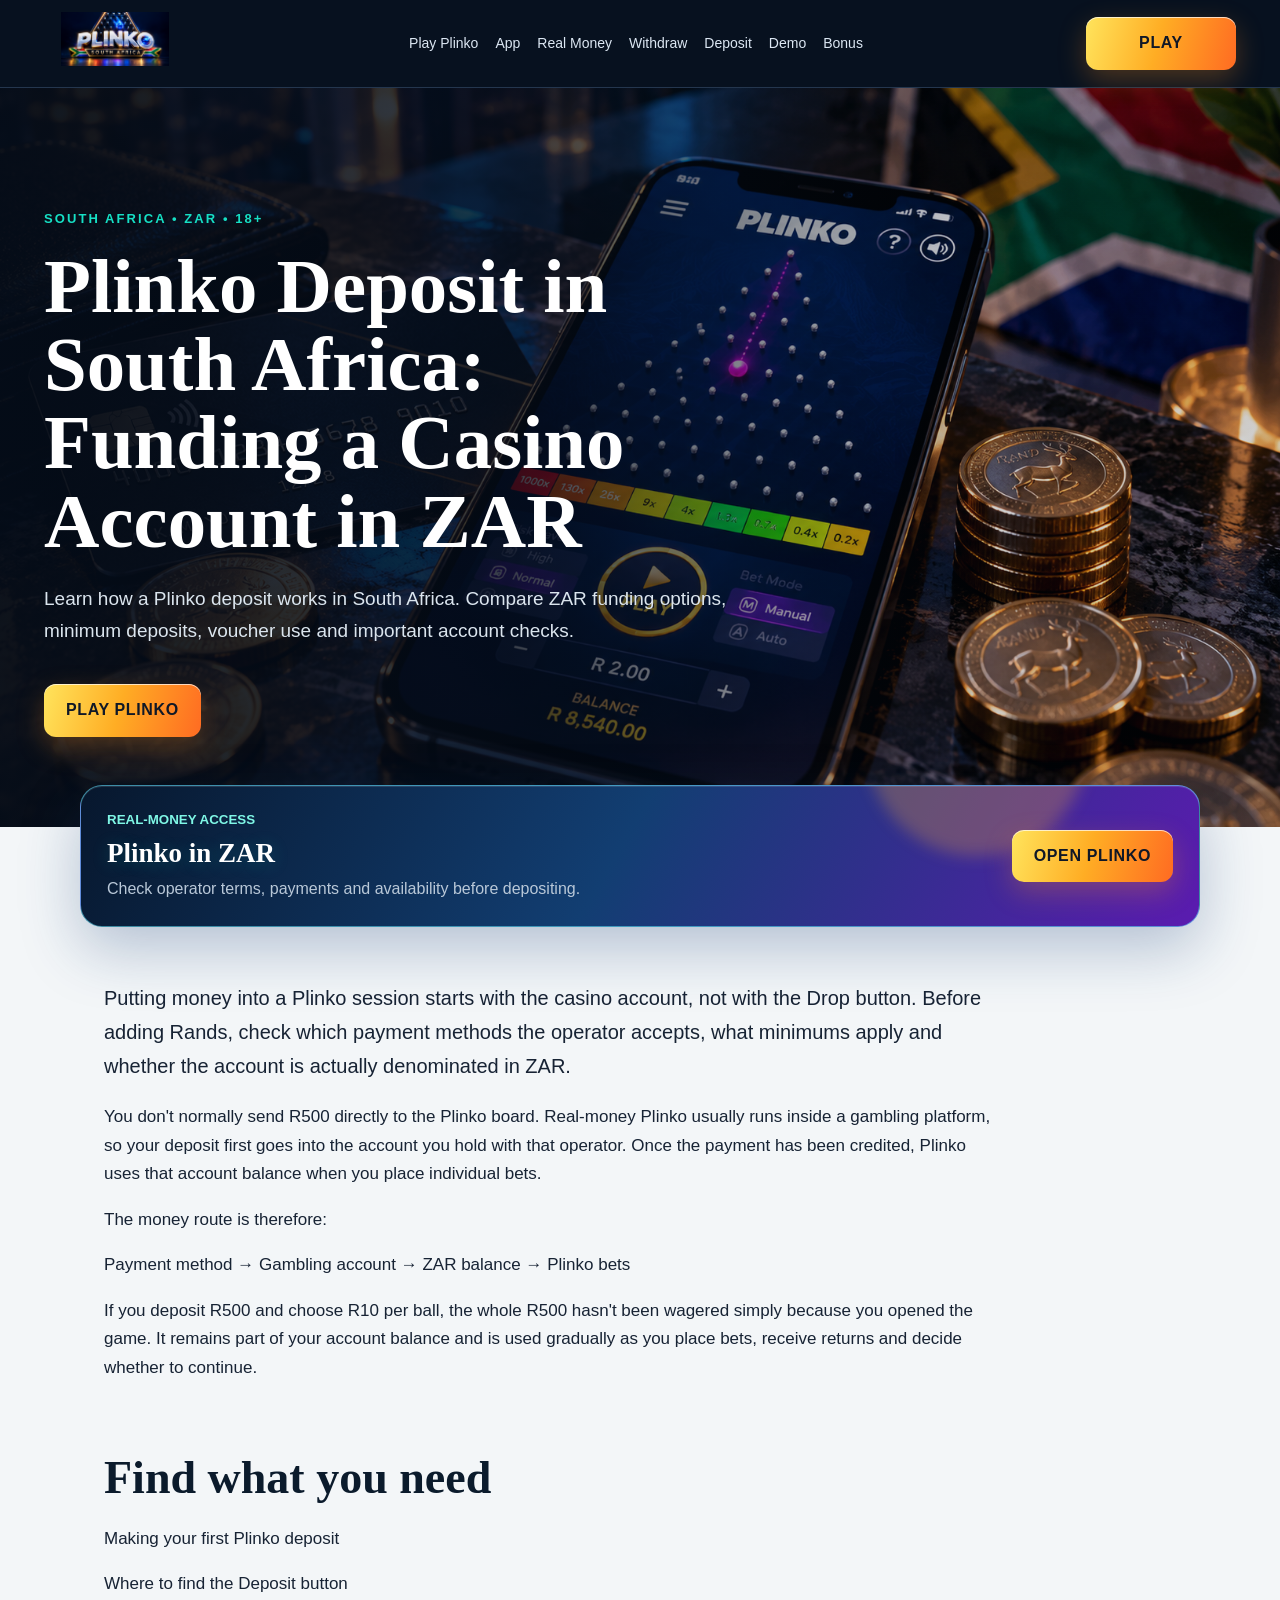
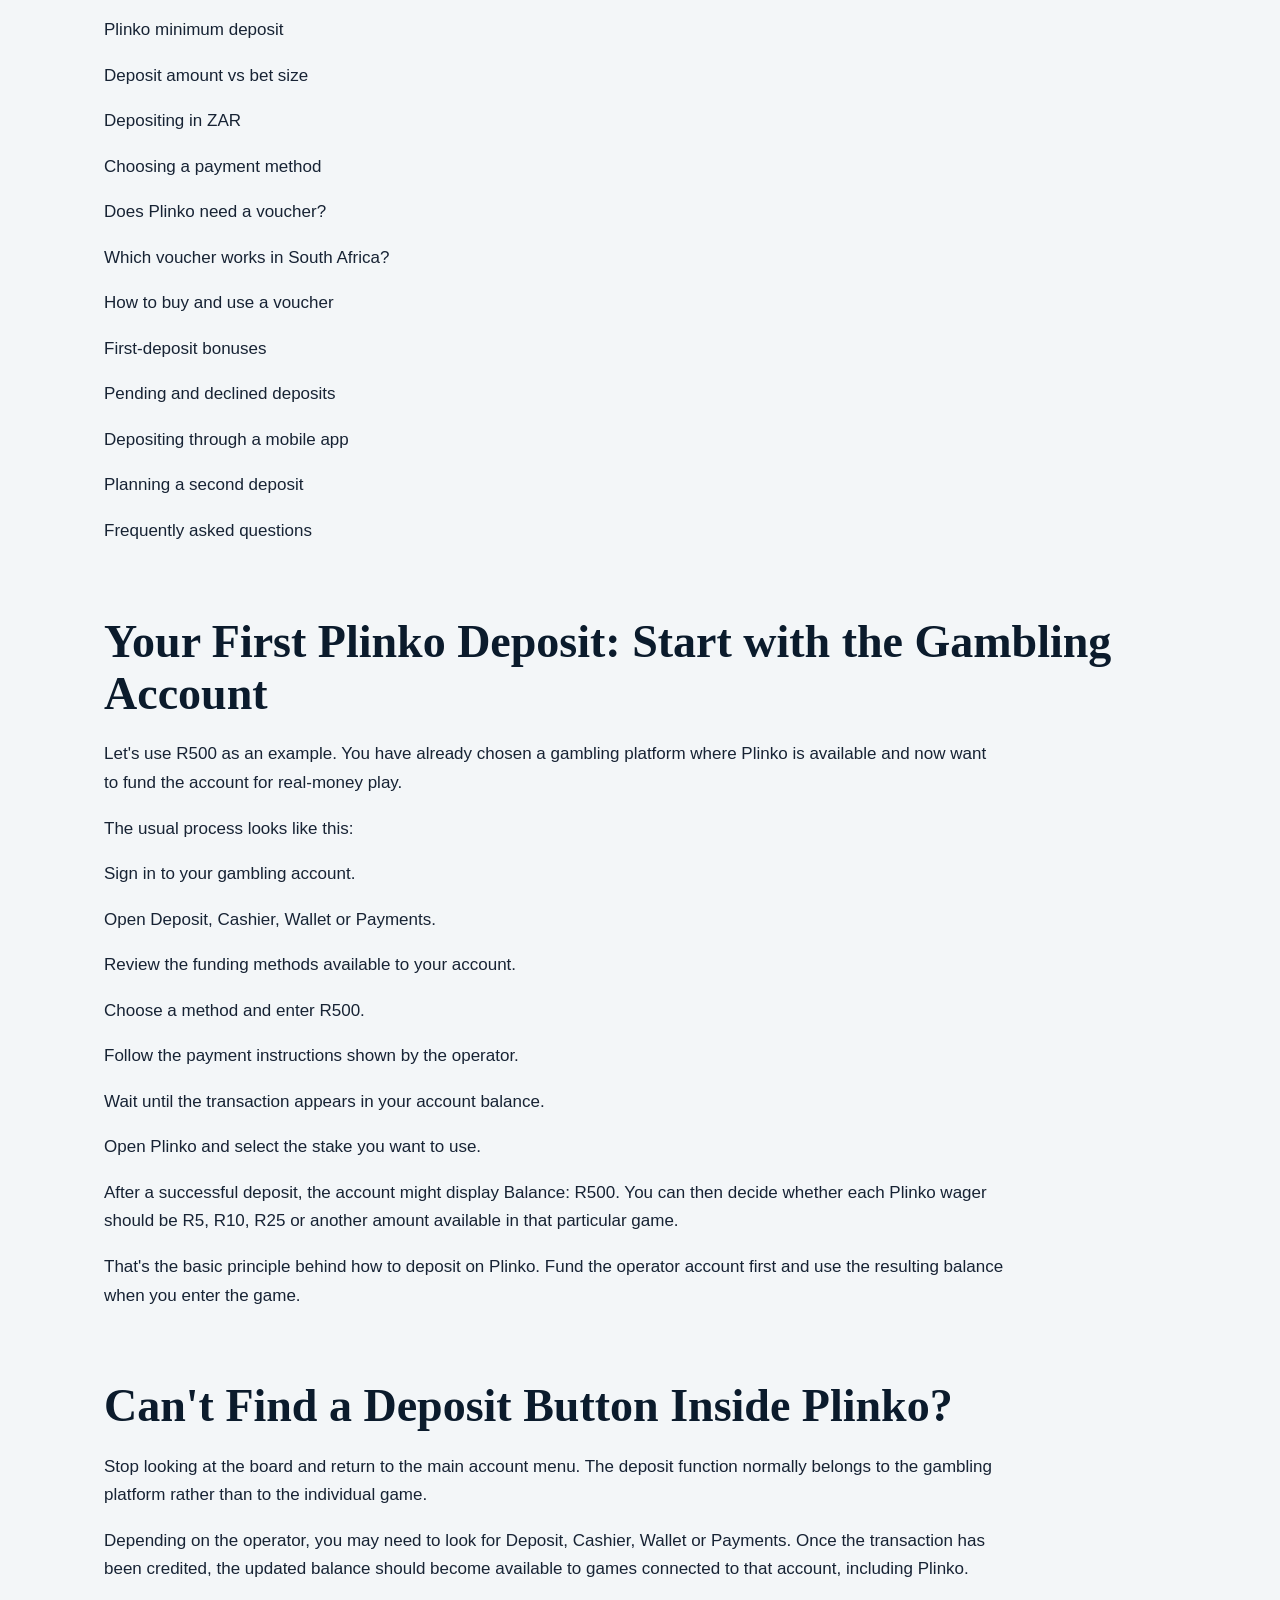
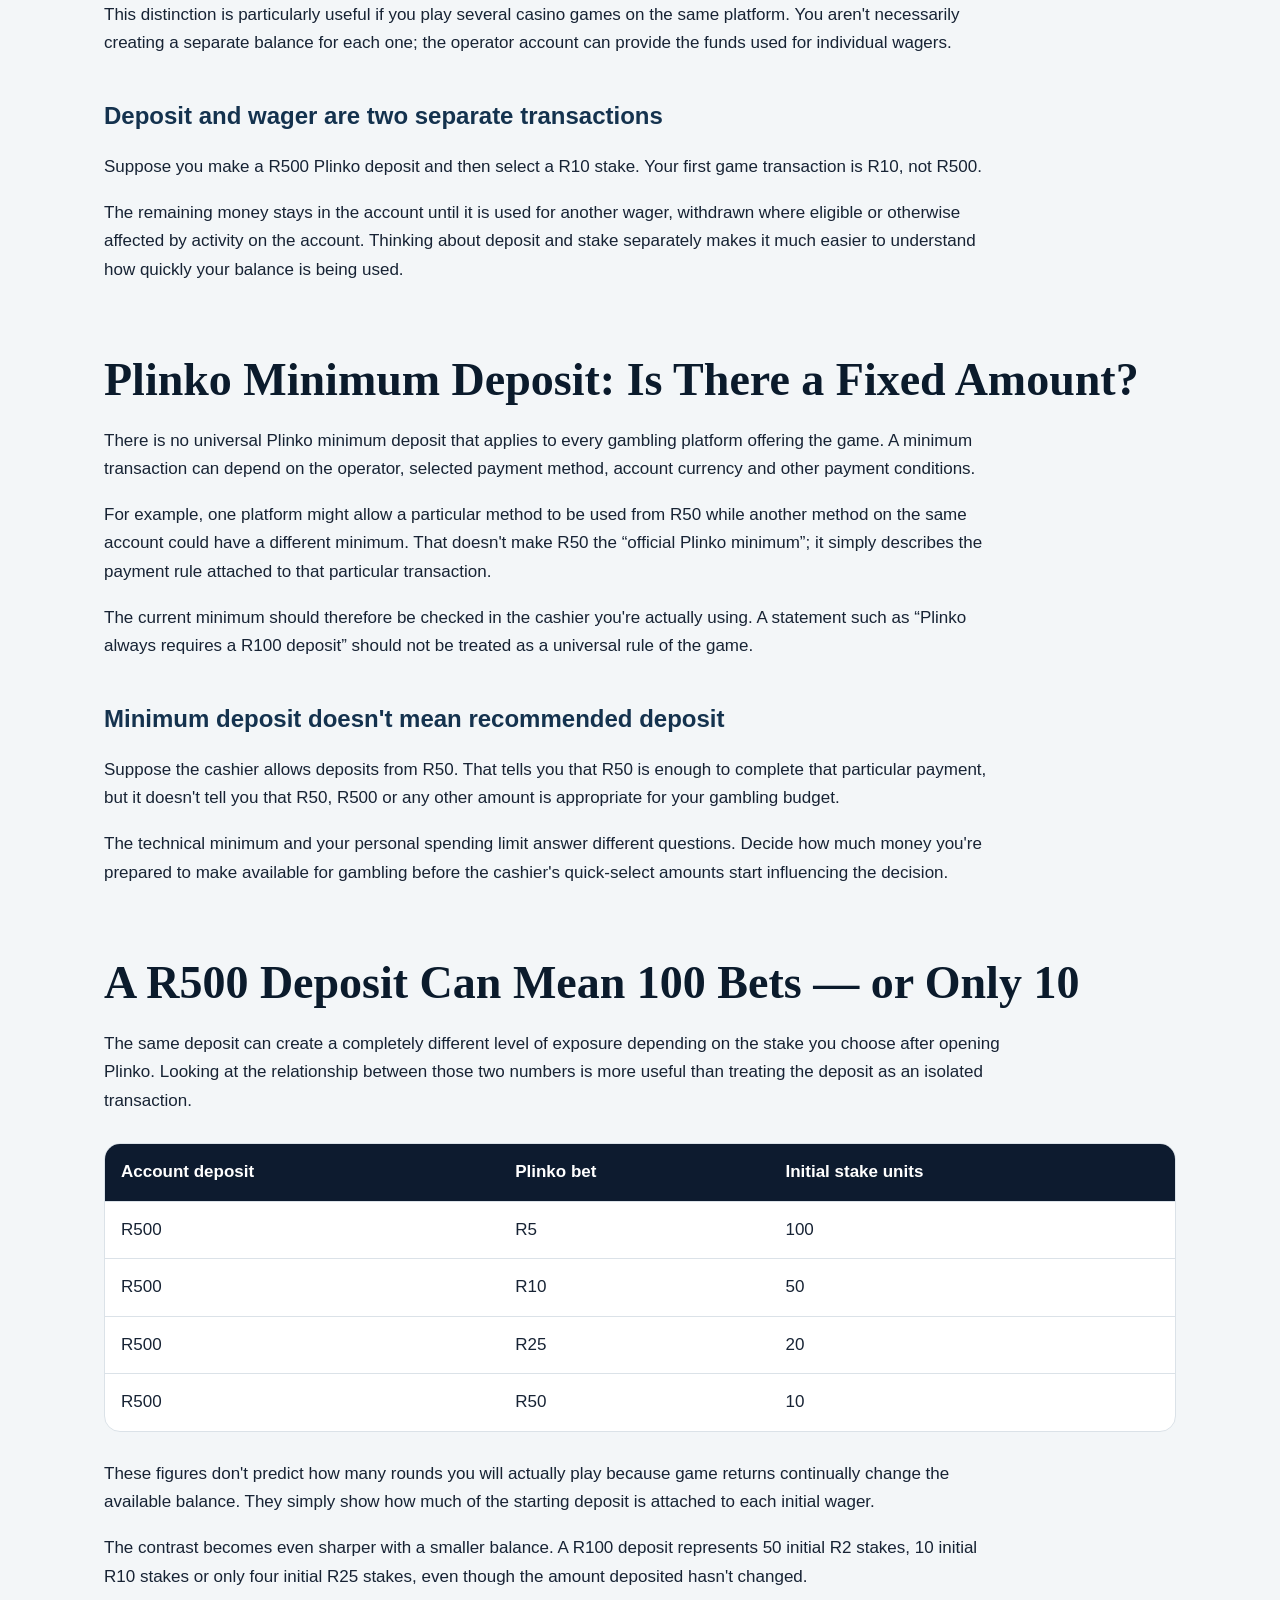
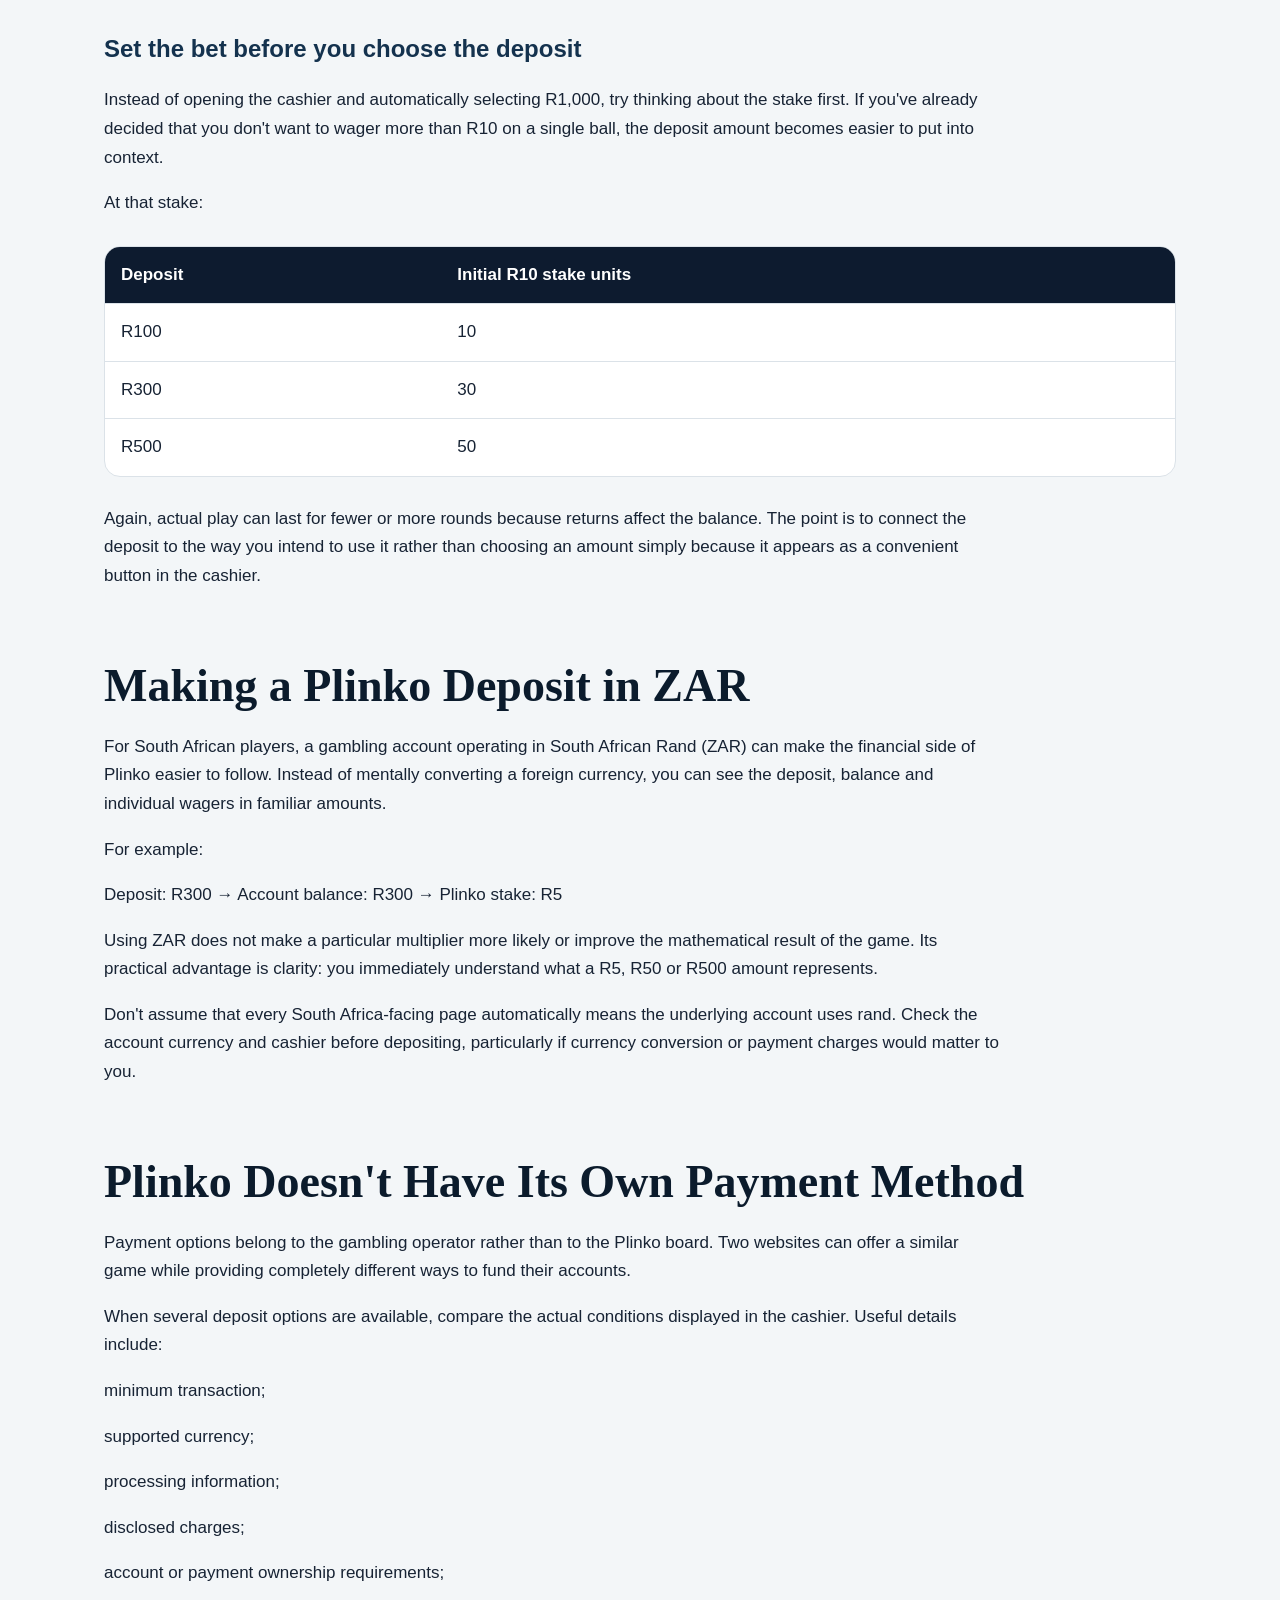
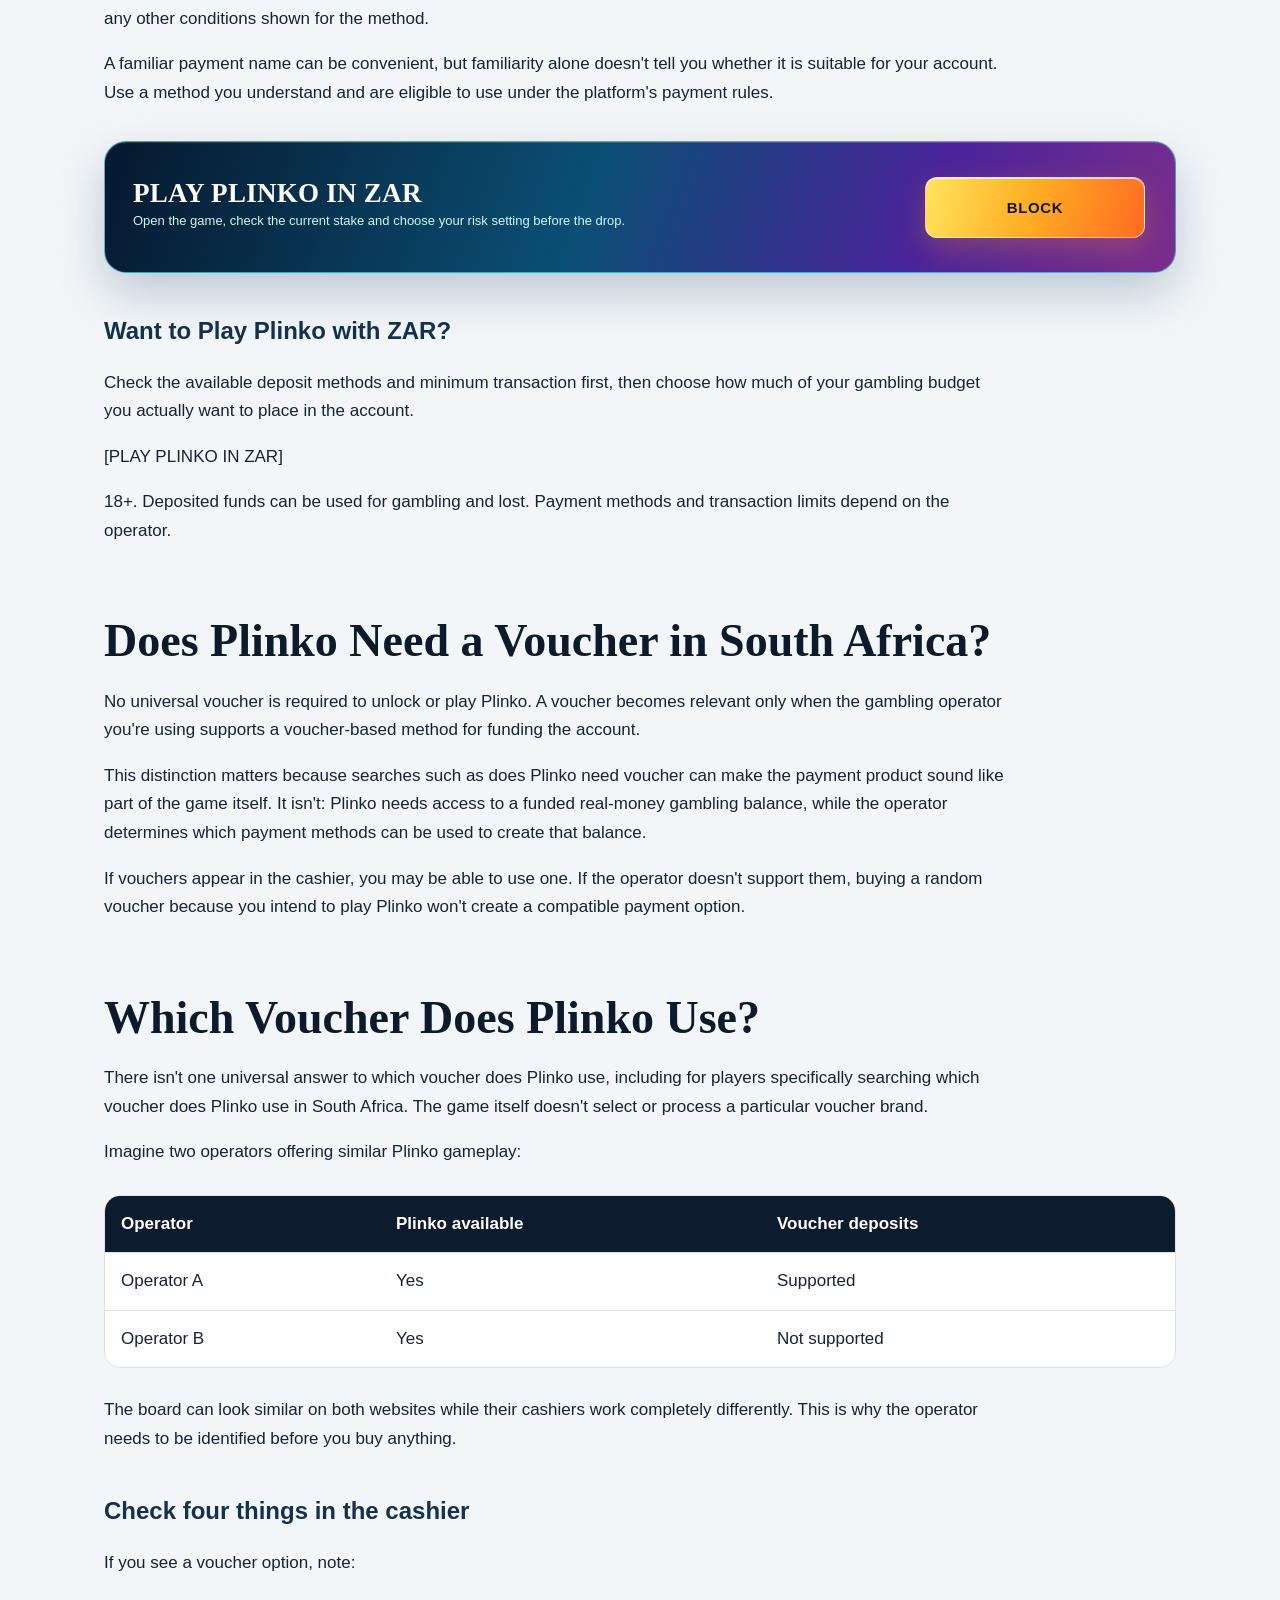
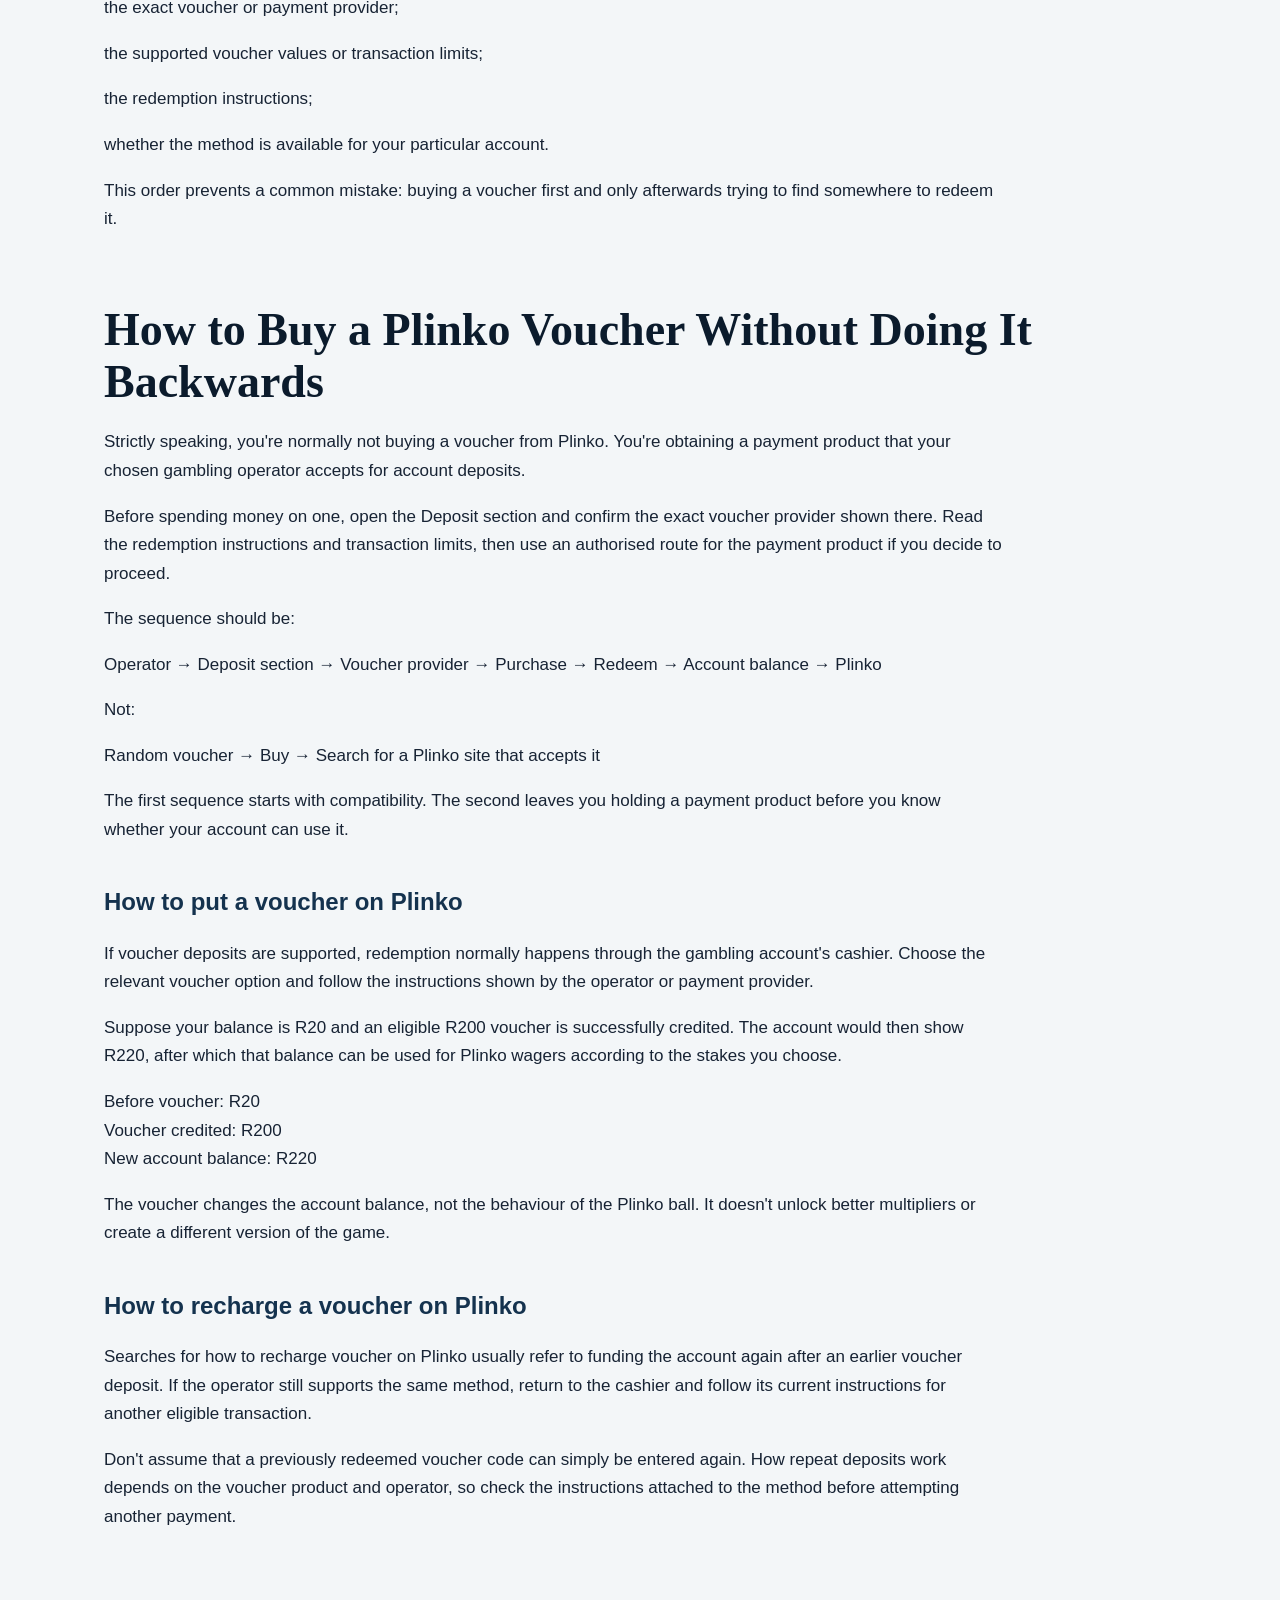
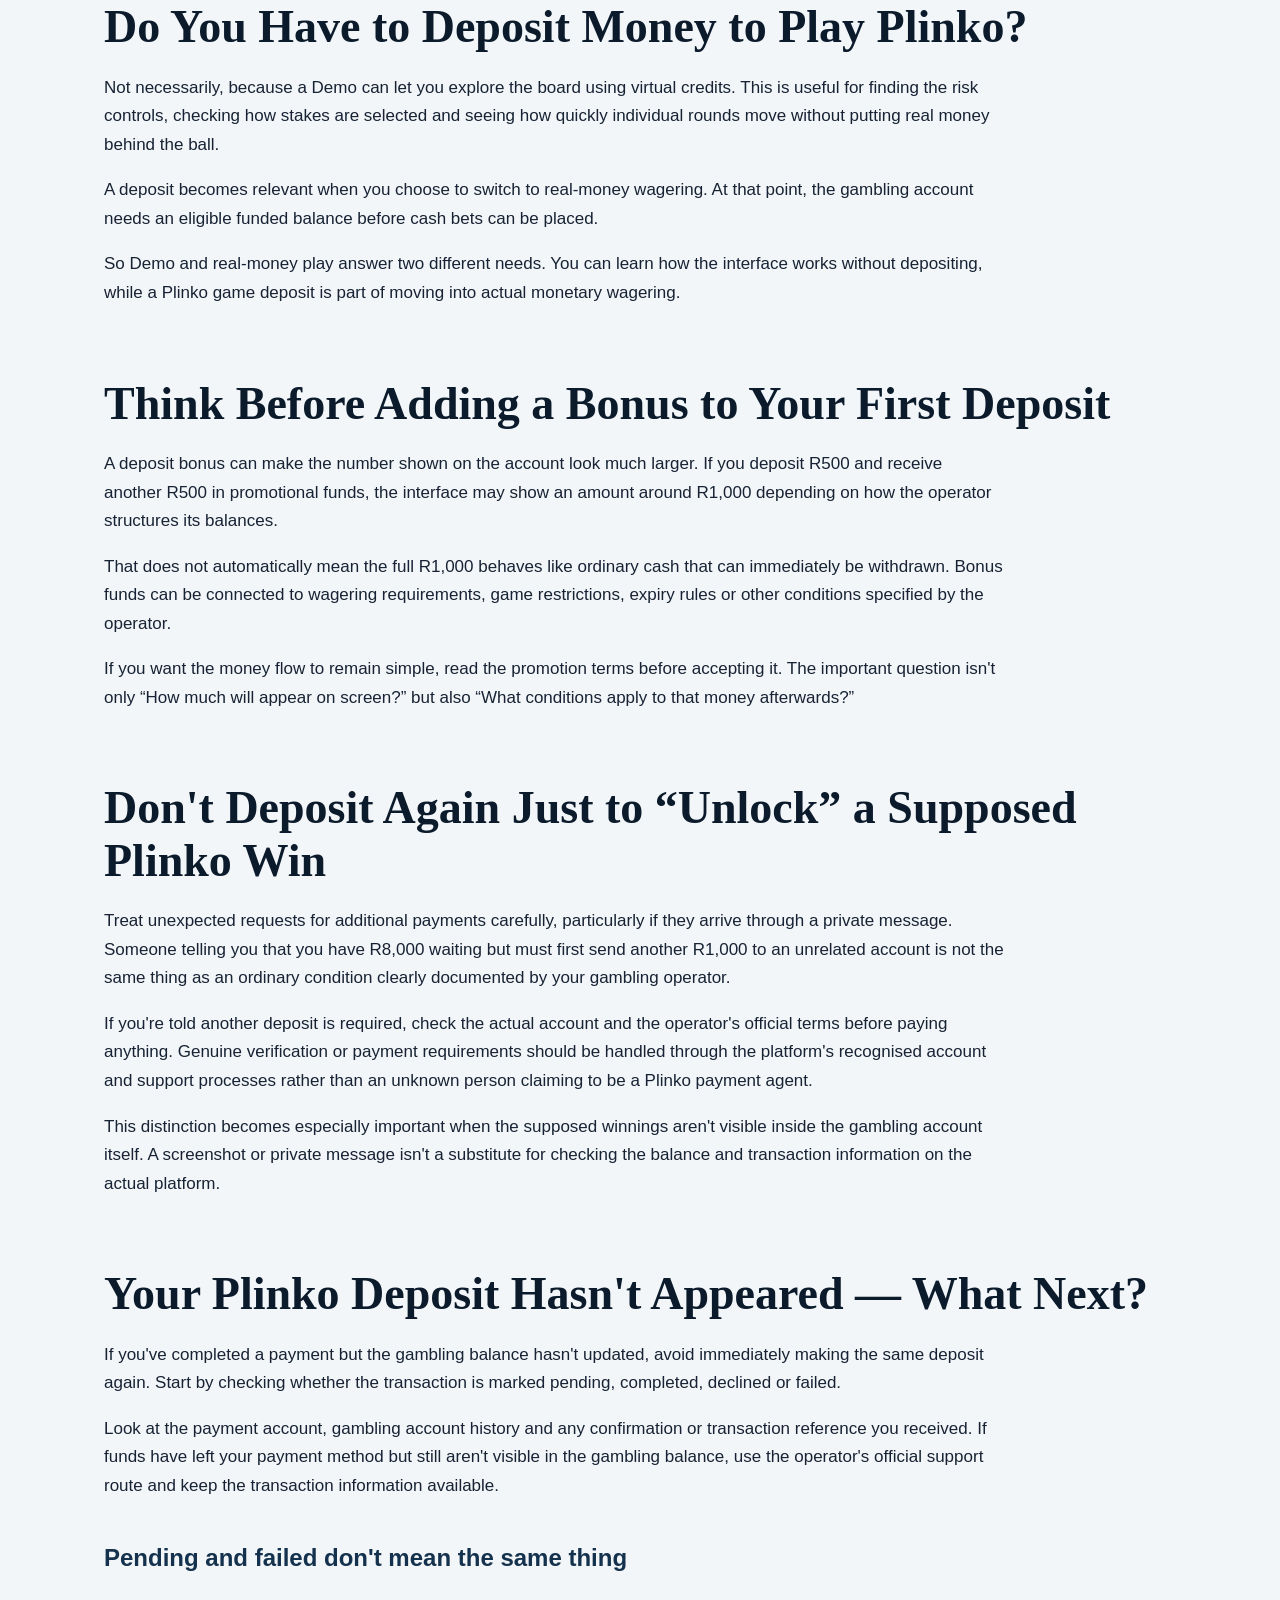
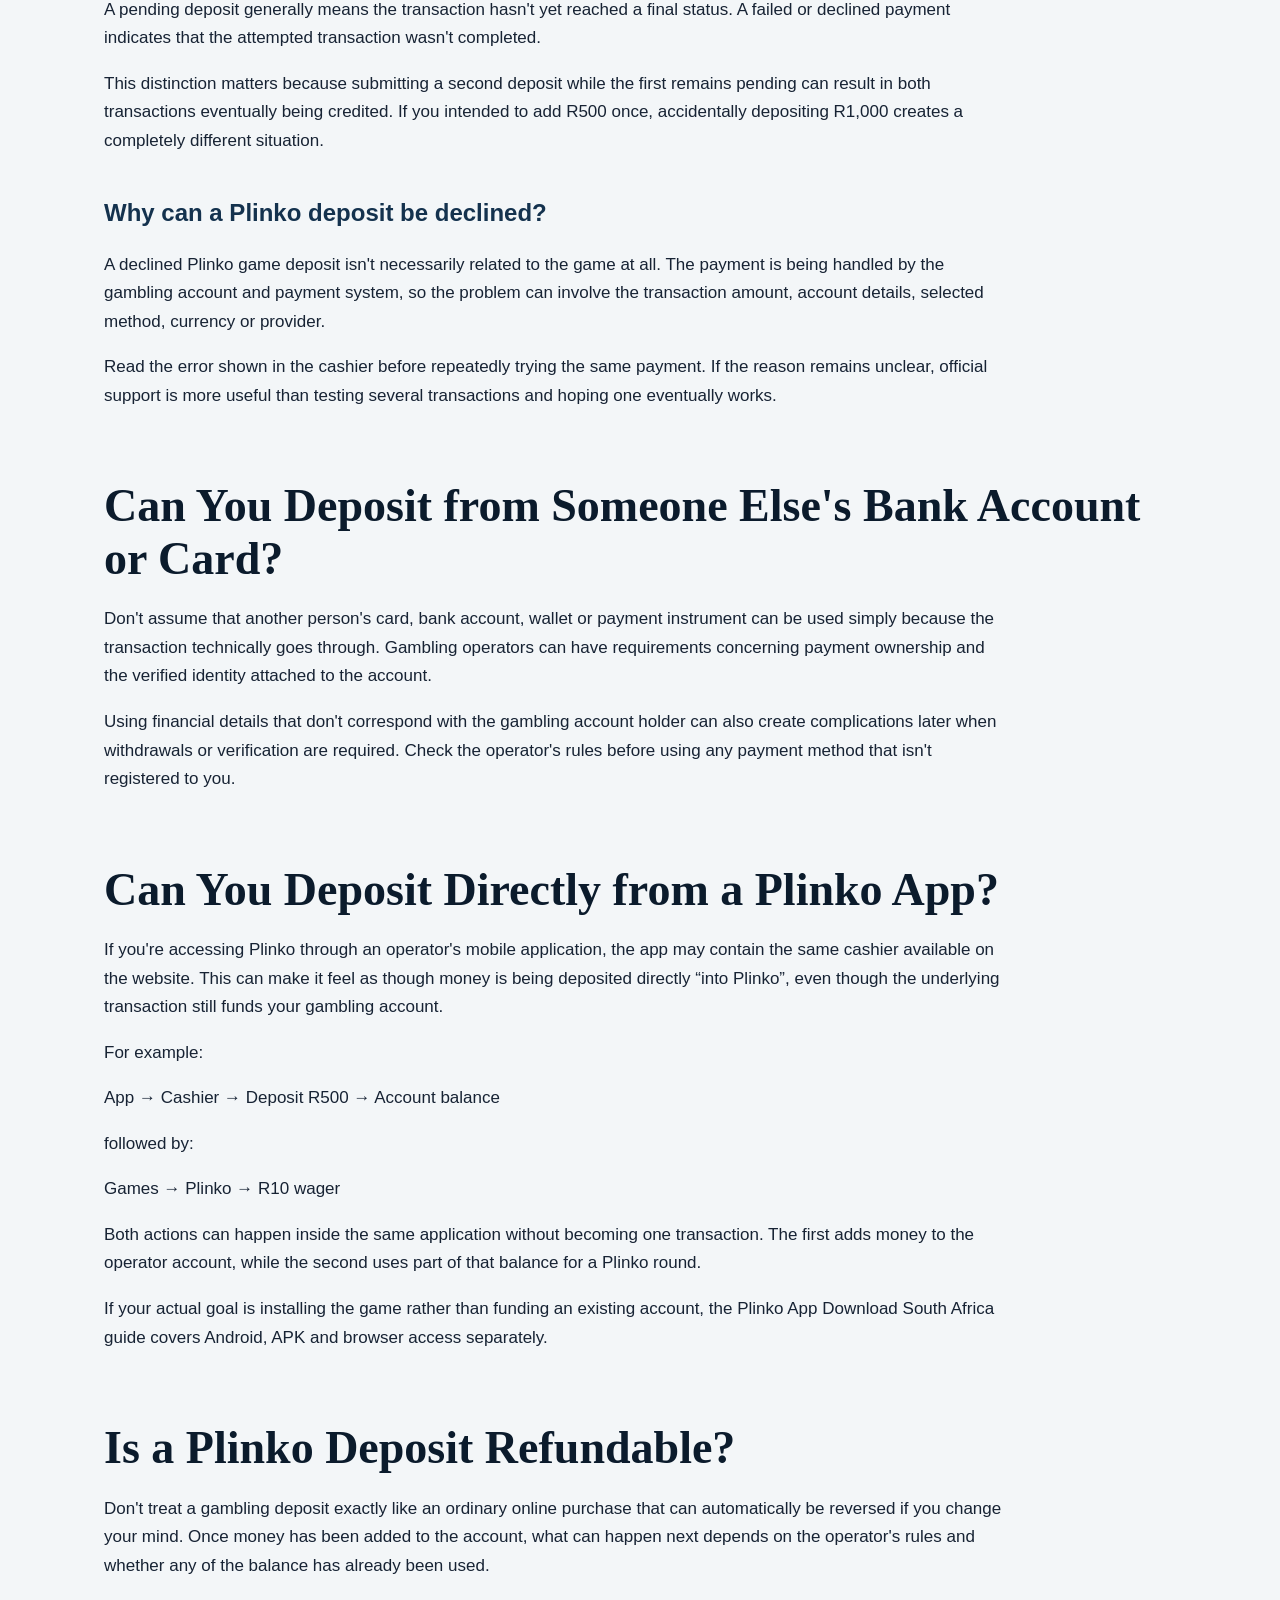
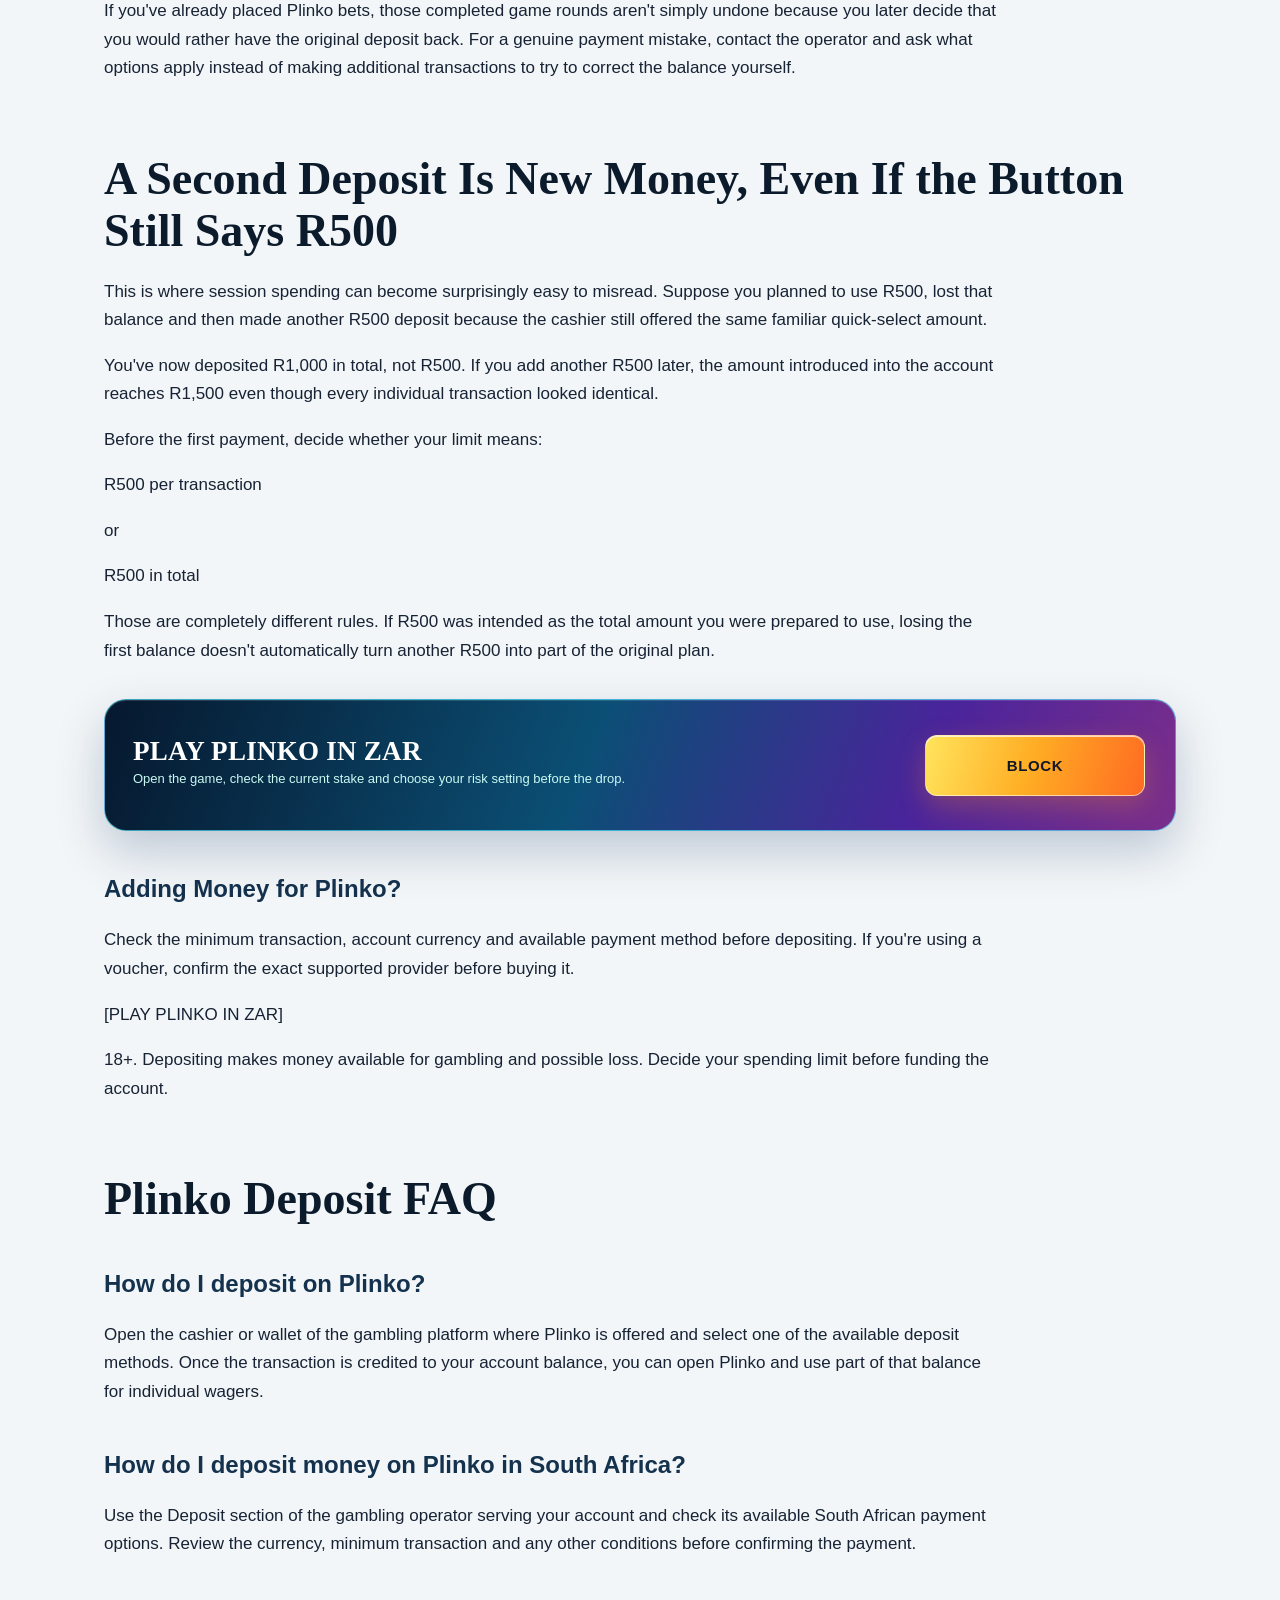
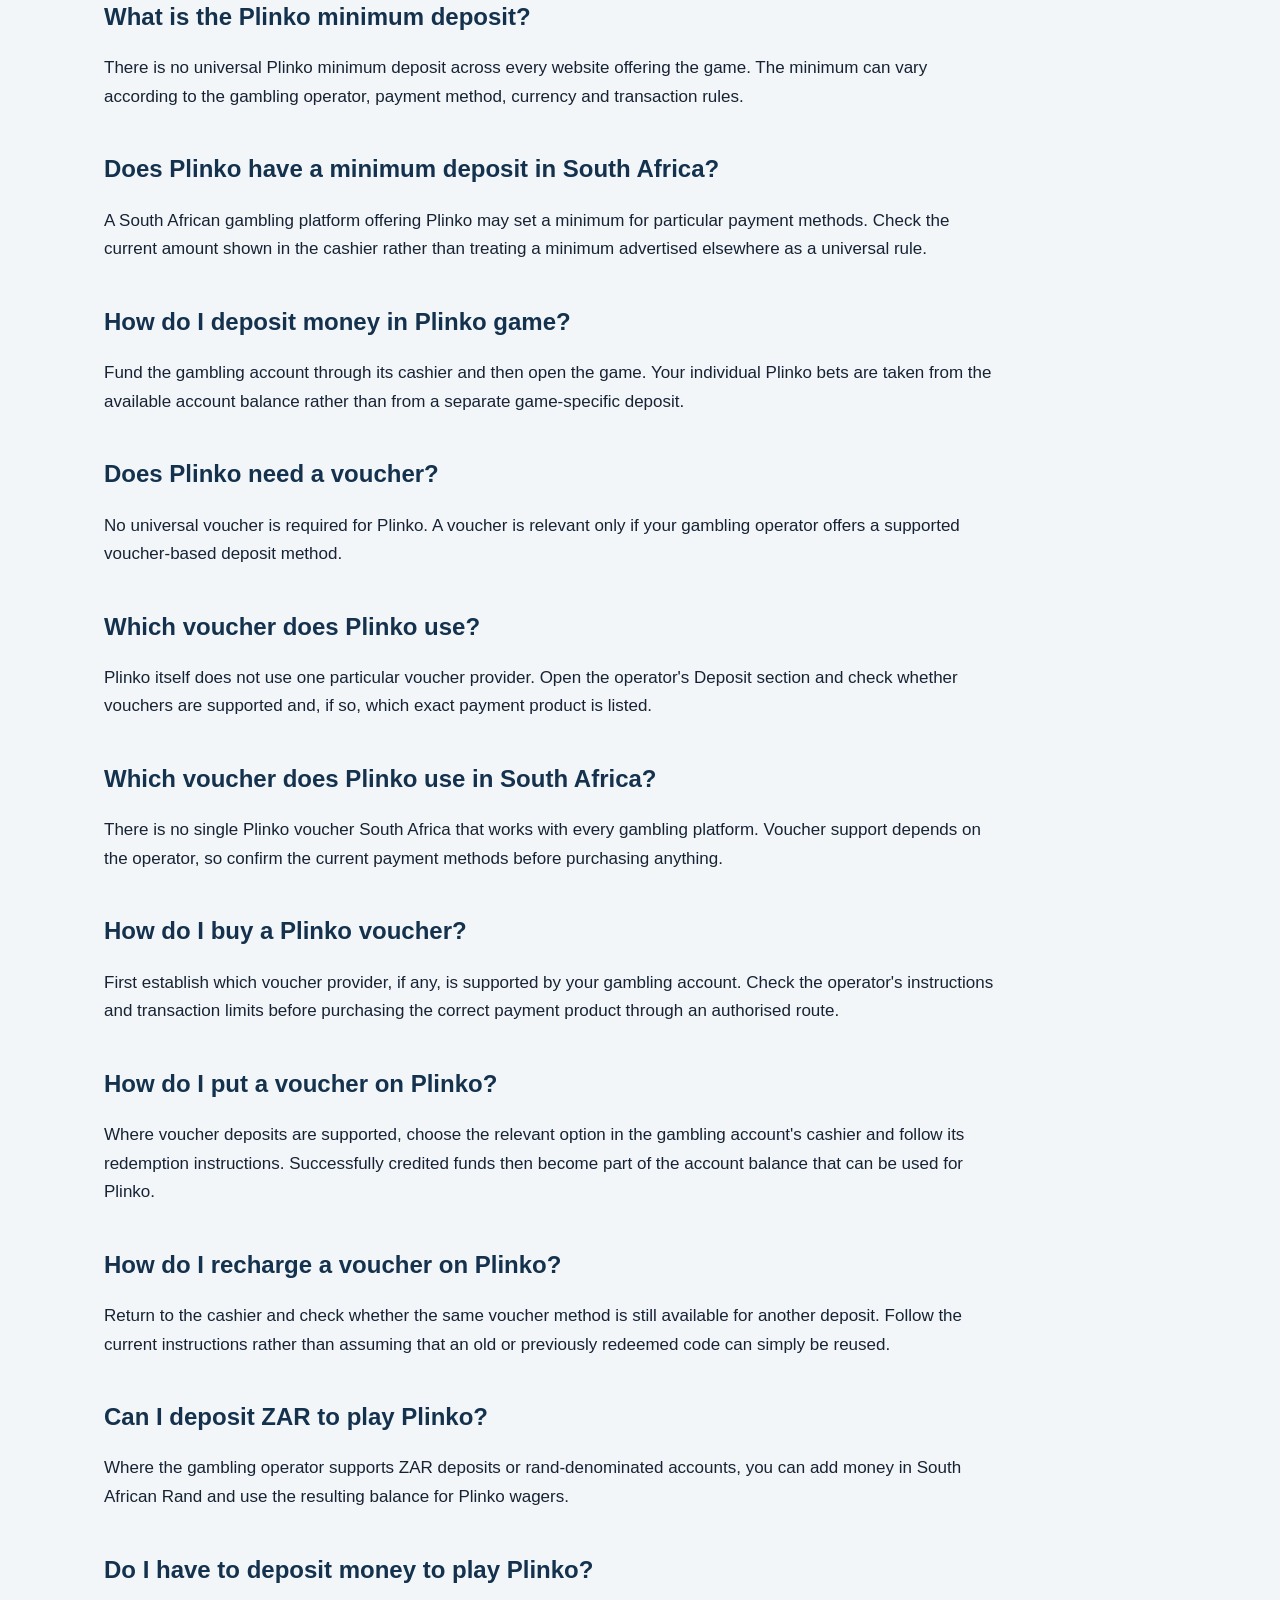
<file: plinko-deposit/index.html>
<!DOCTYPE html>

<html lang="en-ZA"><head><meta charset="utf-8"/><meta content="width=device-width,initial-scale=1" name="viewport"/><title>Plinko Deposit South Africa: Funding Your ZAR Account</title><meta content="Learn how a Plinko deposit works in South Africa. Compare ZAR funding options, minimum deposits, voucher use and important account checks." name="description"/><link href="https://plinkosa.com/plinko-deposit/" rel="canonical"/><meta content="index,follow" name="robots"/><meta content="Plinko Deposit South Africa: Funding Your ZAR Account" property="og:title"><meta content="Learn how a Plinko deposit works in South Africa. Compare ZAR funding options, minimum deposits, voucher use and important account checks." property="og:description"/><meta content="website" property="og:type"/><meta content="https://plinkosa.com/plinko-deposit/" property="og:url"/><meta content="https://plinkosa.com/assets/img/payments.png" property="og:image"/><meta content="summary_large_image" name="twitter:card"/><link href="/assets/img/favicon.png" rel="icon"/><link href="/assets/css/site.css" rel="stylesheet"/></meta><meta content="bRMD8AXORQLoJO9plucxzTzAaBfVdrbZieGT1wNOD2o" name="google-site-verification"/></head><body>
<header><div class="head"><a class="brand" href="/plinko-south-africa/"><img alt="Plinko South Africa" src="/assets/img/logo.png"/></a><nav><a href="/plinko-south-africa/">Play Plinko</a><a href="/plinko-app-download/">App</a><a href="/plinko-real-money/">Real Money</a><a href="/plinko-withdrawal/">Withdraw</a><a href="/plinko-deposit/">Deposit</a><a href="/plinko-demo/">Demo</a><a href="/plinko-bonus/">Bonus</a></nav><a class="head-cta" href="/go/">PLAY</a></div></header>
<main><section class="hero"><img alt="Plinko Deposit in South Africa: How to Add Money in ZAR" src="/assets/img/payments.png"/><div class="hero-shade"></div><div class="hero-copy"><span class="eyebrow">SOUTH AFRICA • ZAR • 18+</span><h1>Plinko Deposit in South Africa: Funding a Casino Account in ZAR</h1><p>Learn how a Plinko deposit works in South Africa. Compare ZAR funding options, minimum deposits, voucher use and important account checks.</p><a class="cta-button hero-btn" href="/go/">PLAY PLINKO</a></div></section>
<div class="top-offer"><div><small>REAL-MONEY ACCESS</small><strong>Plinko in ZAR</strong><span>Check operator terms, payments and availability before depositing.</span></div><a class="cta-button" href="/go/">OPEN PLINKO</a></div>
<article class="content"><p>Putting money into a Plinko session starts with the casino account, not with the Drop button. Before adding Rands, check which payment methods the operator accepts, what minimums apply and whether the account is actually denominated in ZAR.</p>
<p>You don't normally send R500 directly to the Plinko board. Real-money Plinko usually runs inside a gambling platform, so your deposit first goes into the account you hold with that operator. Once the payment has been credited, Plinko uses that account balance when you place individual bets.</p>
<p>The money route is therefore:</p>
<p>Payment method → Gambling account → ZAR balance → Plinko bets</p>
<p>If you deposit R500 and choose R10 per ball, the whole R500 hasn't been wagered simply because you opened the game. It remains part of your account balance and is used gradually as you place bets, receive returns and decide whether to continue.</p>
<h2 id="find-what-you-need">Find what you need</h2>
<p>Making your first Plinko deposit</p>
<p>Where to find the Deposit button</p>
<p>Plinko minimum deposit</p>
<p>Deposit amount vs bet size</p>
<p>Depositing in ZAR</p>
<p>Choosing a payment method</p>
<p>Does Plinko need a voucher?</p>
<p>Which voucher works in South Africa?</p>
<p>How to buy and use a voucher</p>
<p>First-deposit bonuses</p>
<p>Pending and declined deposits</p>
<p>Depositing through a mobile app</p>
<p>Planning a second deposit</p>
<p>Frequently asked questions</p>
<h2 id="first-deposit">Your First Plinko Deposit: Start with the Gambling Account</h2>
<p>Let's use R500 as an example. You have already chosen a gambling platform where Plinko is available and now want to fund the account for real-money play.</p>
<p>The usual process looks like this:</p>
<p>Sign in to your gambling account.</p>
<p>Open Deposit, Cashier, Wallet or Payments.</p>
<p>Review the funding methods available to your account.</p>
<p>Choose a method and enter R500.</p>
<p>Follow the payment instructions shown by the operator.</p>
<p>Wait until the transaction appears in your account balance.</p>
<p>Open Plinko and select the stake you want to use.</p>
<p>After a successful deposit, the account might display Balance: R500. You can then decide whether each Plinko wager should be R5, R10, R25 or another amount available in that particular game.</p>
<p>That's the basic principle behind how to deposit on Plinko. Fund the operator account first and use the resulting balance when you enter the game.</p>
<h2 id="deposit-button">Can't Find a Deposit Button Inside Plinko?</h2>
<p>Stop looking at the board and return to the main account menu. The deposit function normally belongs to the gambling platform rather than to the individual game.</p>
<p>Depending on the operator, you may need to look for Deposit, Cashier, Wallet or Payments. Once the transaction has been credited, the updated balance should become available to games connected to that account, including Plinko.</p>
<p>This distinction is particularly useful if you play several casino games on the same platform. You aren't necessarily creating a separate balance for each one; the operator account can provide the funds used for individual wagers.</p>
<h3 id="deposit-and-wager-are-two-separate-transactions">Deposit and wager are two separate transactions</h3>
<p>Suppose you make a R500 Plinko deposit and then select a R10 stake. Your first game transaction is R10, not R500.</p>
<p>The remaining money stays in the account until it is used for another wager, withdrawn where eligible or otherwise affected by activity on the account. Thinking about deposit and stake separately makes it much easier to understand how quickly your balance is being used.</p>
<h2 id="minimum">Plinko Minimum Deposit: Is There a Fixed Amount?</h2>
<p>There is no universal Plinko minimum deposit that applies to every gambling platform offering the game. A minimum transaction can depend on the operator, selected payment method, account currency and other payment conditions.</p>
<p>For example, one platform might allow a particular method to be used from R50 while another method on the same account could have a different minimum. That doesn't make R50 the “official Plinko minimum”; it simply describes the payment rule attached to that particular transaction.</p>
<p>The current minimum should therefore be checked in the cashier you're actually using. A statement such as “Plinko always requires a R100 deposit” should not be treated as a universal rule of the game.</p>
<h3 id="minimum-deposit-doesn-t-mean-recommended-deposit">Minimum deposit doesn't mean recommended deposit</h3>
<p>Suppose the cashier allows deposits from R50. That tells you that R50 is enough to complete that particular payment, but it doesn't tell you that R50, R500 or any other amount is appropriate for your gambling budget.</p>
<p>The technical minimum and your personal spending limit answer different questions. Decide how much money you're prepared to make available for gambling before the cashier's quick-select amounts start influencing the decision.</p>
<h2 id="deposit-vs-bet">A R500 Deposit Can Mean 100 Bets — or Only 10</h2>
<p>The same deposit can create a completely different level of exposure depending on the stake you choose after opening Plinko. Looking at the relationship between those two numbers is more useful than treating the deposit as an isolated transaction.</p>
<div class="table-wrap"><table><tr><th>Account deposit</th><th>Plinko bet</th><th>Initial stake units</th></tr><tr><td>R500</td><td>R5</td><td>100</td></tr><tr><td>R500</td><td>R10</td><td>50</td></tr><tr><td>R500</td><td>R25</td><td>20</td></tr><tr><td>R500</td><td>R50</td><td>10</td></tr></table></div>
<p>These figures don't predict how many rounds you will actually play because game returns continually change the available balance. They simply show how much of the starting deposit is attached to each initial wager.</p>
<p>The contrast becomes even sharper with a smaller balance. A R100 deposit represents 50 initial R2 stakes, 10 initial R10 stakes or only four initial R25 stakes, even though the amount deposited hasn't changed.</p>
<h3 id="set-the-bet-before-you-choose-the-deposit">Set the bet before you choose the deposit</h3>
<p>Instead of opening the cashier and automatically selecting R1,000, try thinking about the stake first. If you've already decided that you don't want to wager more than R10 on a single ball, the deposit amount becomes easier to put into context.</p>
<p>At that stake:</p>
<div class="table-wrap"><table><tr><th>Deposit</th><th>Initial R10 stake units</th></tr><tr><td>R100</td><td>10</td></tr><tr><td>R300</td><td>30</td></tr><tr><td>R500</td><td>50</td></tr></table></div>
<p>Again, actual play can last for fewer or more rounds because returns affect the balance. The point is to connect the deposit to the way you intend to use it rather than choosing an amount simply because it appears as a convenient button in the cashier.</p>
<h2 id="zar">Making a Plinko Deposit in ZAR</h2>
<p>For South African players, a gambling account operating in South African Rand (ZAR) can make the financial side of Plinko easier to follow. Instead of mentally converting a foreign currency, you can see the deposit, balance and individual wagers in familiar amounts.</p>
<p>For example:</p>
<p>Deposit: R300 → Account balance: R300 → Plinko stake: R5</p>
<p>Using ZAR does not make a particular multiplier more likely or improve the mathematical result of the game. Its practical advantage is clarity: you immediately understand what a R5, R50 or R500 amount represents.</p>
<p>Don't assume that every South Africa-facing page automatically means the underlying account uses rand. Check the account currency and cashier before depositing, particularly if currency conversion or payment charges would matter to you.</p>
<h2 id="payment-method">Plinko Doesn't Have Its Own Payment Method</h2>
<p>Payment options belong to the gambling operator rather than to the Plinko board. Two websites can offer a similar game while providing completely different ways to fund their accounts.</p>
<p>When several deposit options are available, compare the actual conditions displayed in the cashier. Useful details include:</p>
<p>minimum transaction;</p>
<p>supported currency;</p>
<p>processing information;</p>
<p>disclosed charges;</p>
<p>account or payment ownership requirements;</p>
<p>any other conditions shown for the method.</p>
<p>A familiar payment name can be convenient, but familiarity alone doesn't tell you whether it is suitable for your account. Use a method you understand and are eligible to use under the platform's payment rules.</p>
<div class="inline-cta"><a class="cta-button" href="/go/">BLOCK</a></div>
<h3 id="want-to-play-plinko-with-zar">Want to Play Plinko with ZAR?</h3>
<p>Check the available deposit methods and minimum transaction first, then choose how much of your gambling budget you actually want to place in the account.</p>
<p>[PLAY PLINKO IN ZAR]</p>
<p>18+. Deposited funds can be used for gambling and lost. Payment methods and transaction limits depend on the operator.</p>
<h2 id="voucher">Does Plinko Need a Voucher in South Africa?</h2>
<p>No universal voucher is required to unlock or play Plinko. A voucher becomes relevant only when the gambling operator you're using supports a voucher-based method for funding the account.</p>
<p>This distinction matters because searches such as does Plinko need voucher can make the payment product sound like part of the game itself. It isn't: Plinko needs access to a funded real-money gambling balance, while the operator determines which payment methods can be used to create that balance.</p>
<p>If vouchers appear in the cashier, you may be able to use one. If the operator doesn't support them, buying a random voucher because you intend to play Plinko won't create a compatible payment option.</p>
<h2 id="which-voucher">Which Voucher Does Plinko Use?</h2>
<p>There isn't one universal answer to which voucher does Plinko use, including for players specifically searching which voucher does Plinko use in South Africa. The game itself doesn't select or process a particular voucher brand.</p>
<p>Imagine two operators offering similar Plinko gameplay:</p>
<div class="table-wrap"><table><tr><th>Operator</th><th>Plinko available</th><th>Voucher deposits</th></tr><tr><td>Operator A</td><td>Yes</td><td>Supported</td></tr><tr><td>Operator B</td><td>Yes</td><td>Not supported</td></tr></table></div>
<p>The board can look similar on both websites while their cashiers work completely differently. This is why the operator needs to be identified before you buy anything.</p>
<h3 id="check-four-things-in-the-cashier">Check four things in the cashier</h3>
<p>If you see a voucher option, note:</p>
<p>the exact voucher or payment provider;</p>
<p>the supported voucher values or transaction limits;</p>
<p>the redemption instructions;</p>
<p>whether the method is available for your particular account.</p>
<p>This order prevents a common mistake: buying a voucher first and only afterwards trying to find somewhere to redeem it.</p>
<h2 id="buy-voucher">How to Buy a Plinko Voucher Without Doing It Backwards</h2>
<p>Strictly speaking, you're normally not buying a voucher from Plinko. You're obtaining a payment product that your chosen gambling operator accepts for account deposits.</p>
<p>Before spending money on one, open the Deposit section and confirm the exact voucher provider shown there. Read the redemption instructions and transaction limits, then use an authorised route for the payment product if you decide to proceed.</p>
<p>The sequence should be:</p>
<p>Operator → Deposit section → Voucher provider → Purchase → Redeem → Account balance → Plinko</p>
<p>Not:</p>
<p>Random voucher → Buy → Search for a Plinko site that accepts it</p>
<p>The first sequence starts with compatibility. The second leaves you holding a payment product before you know whether your account can use it.</p>
<h3 id="how-to-put-a-voucher-on-plinko">How to put a voucher on Plinko</h3>
<p>If voucher deposits are supported, redemption normally happens through the gambling account's cashier. Choose the relevant voucher option and follow the instructions shown by the operator or payment provider.</p>
<p>Suppose your balance is R20 and an eligible R200 voucher is successfully credited. The account would then show R220, after which that balance can be used for Plinko wagers according to the stakes you choose.</p>
<p>Before voucher: R20<br/>Voucher credited: R200<br/>New account balance: R220</p>
<p>The voucher changes the account balance, not the behaviour of the Plinko ball. It doesn't unlock better multipliers or create a different version of the game.</p>
<h3 id="how-to-recharge-a-voucher-on-plinko">How to recharge a voucher on Plinko</h3>
<p>Searches for how to recharge voucher on Plinko usually refer to funding the account again after an earlier voucher deposit. If the operator still supports the same method, return to the cashier and follow its current instructions for another eligible transaction.</p>
<p>Don't assume that a previously redeemed voucher code can simply be entered again. How repeat deposits work depends on the voucher product and operator, so check the instructions attached to the method before attempting another payment.</p>
<h2 id="do-you-have-to-deposit-money-to-play-plinko">Do You Have to Deposit Money to Play Plinko?</h2>
<p>Not necessarily, because a Demo can let you explore the board using virtual credits. This is useful for finding the risk controls, checking how stakes are selected and seeing how quickly individual rounds move without putting real money behind the ball.</p>
<p>A deposit becomes relevant when you choose to switch to real-money wagering. At that point, the gambling account needs an eligible funded balance before cash bets can be placed.</p>
<p>So Demo and real-money play answer two different needs. You can learn how the interface works without depositing, while a Plinko game deposit is part of moving into actual monetary wagering.</p>
<h2 id="bonus">Think Before Adding a Bonus to Your First Deposit</h2>
<p>A deposit bonus can make the number shown on the account look much larger. If you deposit R500 and receive another R500 in promotional funds, the interface may show an amount around R1,000 depending on how the operator structures its balances.</p>
<p>That does not automatically mean the full R1,000 behaves like ordinary cash that can immediately be withdrawn. Bonus funds can be connected to wagering requirements, game restrictions, expiry rules or other conditions specified by the operator.</p>
<p>If you want the money flow to remain simple, read the promotion terms before accepting it. The important question isn't only “How much will appear on screen?” but also “What conditions apply to that money afterwards?”</p>
<h2 id="don-t-deposit-again-just-to-unlock-a-supposed-plinko-win">Don't Deposit Again Just to “Unlock” a Supposed Plinko Win</h2>
<p>Treat unexpected requests for additional payments carefully, particularly if they arrive through a private message. Someone telling you that you have R8,000 waiting but must first send another R1,000 to an unrelated account is not the same thing as an ordinary condition clearly documented by your gambling operator.</p>
<p>If you're told another deposit is required, check the actual account and the operator's official terms before paying anything. Genuine verification or payment requirements should be handled through the platform's recognised account and support processes rather than an unknown person claiming to be a Plinko payment agent.</p>
<p>This distinction becomes especially important when the supposed winnings aren't visible inside the gambling account itself. A screenshot or private message isn't a substitute for checking the balance and transaction information on the actual platform.</p>
<h2 id="problems">Your Plinko Deposit Hasn't Appeared — What Next?</h2>
<p>If you've completed a payment but the gambling balance hasn't updated, avoid immediately making the same deposit again. Start by checking whether the transaction is marked pending, completed, declined or failed.</p>
<p>Look at the payment account, gambling account history and any confirmation or transaction reference you received. If funds have left your payment method but still aren't visible in the gambling balance, use the operator's official support route and keep the transaction information available.</p>
<h3 id="pending-and-failed-don-t-mean-the-same-thing">Pending and failed don't mean the same thing</h3>
<p>A pending deposit generally means the transaction hasn't yet reached a final status. A failed or declined payment indicates that the attempted transaction wasn't completed.</p>
<p>This distinction matters because submitting a second deposit while the first remains pending can result in both transactions eventually being credited. If you intended to add R500 once, accidentally depositing R1,000 creates a completely different situation.</p>
<h3 id="why-can-a-plinko-deposit-be-declined">Why can a Plinko deposit be declined?</h3>
<p>A declined Plinko game deposit isn't necessarily related to the game at all. The payment is being handled by the gambling account and payment system, so the problem can involve the transaction amount, account details, selected method, currency or provider.</p>
<p>Read the error shown in the cashier before repeatedly trying the same payment. If the reason remains unclear, official support is more useful than testing several transactions and hoping one eventually works.</p>
<h2 id="can-you-deposit-from-someone-else-s-bank-account-or-card">Can You Deposit from Someone Else's Bank Account or Card?</h2>
<p>Don't assume that another person's card, bank account, wallet or payment instrument can be used simply because the transaction technically goes through. Gambling operators can have requirements concerning payment ownership and the verified identity attached to the account.</p>
<p>Using financial details that don't correspond with the gambling account holder can also create complications later when withdrawals or verification are required. Check the operator's rules before using any payment method that isn't registered to you.</p>
<h2 id="mobile">Can You Deposit Directly from a Plinko App?</h2>
<p>If you're accessing Plinko through an operator's mobile application, the app may contain the same cashier available on the website. This can make it feel as though money is being deposited directly “into Plinko”, even though the underlying transaction still funds your gambling account.</p>
<p>For example:</p>
<p>App → Cashier → Deposit R500 → Account balance</p>
<p>followed by:</p>
<p>Games → Plinko → R10 wager</p>
<p>Both actions can happen inside the same application without becoming one transaction. The first adds money to the operator account, while the second uses part of that balance for a Plinko round.</p>
<p>If your actual goal is installing the game rather than funding an existing account, the Plinko App Download South Africa guide covers Android, APK and browser access separately.</p>
<h2 id="is-a-plinko-deposit-refundable">Is a Plinko Deposit Refundable?</h2>
<p>Don't treat a gambling deposit exactly like an ordinary online purchase that can automatically be reversed if you change your mind. Once money has been added to the account, what can happen next depends on the operator's rules and whether any of the balance has already been used.</p>
<p>If you've already placed Plinko bets, those completed game rounds aren't simply undone because you later decide that you would rather have the original deposit back. For a genuine payment mistake, contact the operator and ask what options apply instead of making additional transactions to try to correct the balance yourself.</p>
<h2 id="second-deposit">A Second Deposit Is New Money, Even If the Button Still Says R500</h2>
<p>This is where session spending can become surprisingly easy to misread. Suppose you planned to use R500, lost that balance and then made another R500 deposit because the cashier still offered the same familiar quick-select amount.</p>
<p>You've now deposited R1,000 in total, not R500. If you add another R500 later, the amount introduced into the account reaches R1,500 even though every individual transaction looked identical.</p>
<p>Before the first payment, decide whether your limit means:</p>
<p>R500 per transaction</p>
<p>or</p>
<p>R500 in total</p>
<p>Those are completely different rules. If R500 was intended as the total amount you were prepared to use, losing the first balance doesn't automatically turn another R500 into part of the original plan.</p>
<div class="inline-cta"><a class="cta-button" href="/go/">BLOCK</a></div>
<h3 id="adding-money-for-plinko">Adding Money for Plinko?</h3>
<p>Check the minimum transaction, account currency and available payment method before depositing. If you're using a voucher, confirm the exact supported provider before buying it.</p>
<p>[PLAY PLINKO IN ZAR]</p>
<p>18+. Depositing makes money available for gambling and possible loss. Decide your spending limit before funding the account.</p>
<h2 id="faq">Plinko Deposit FAQ</h2>
<h3 id="how-do-i-deposit-on-plinko">How do I deposit on Plinko?</h3>
<p>Open the cashier or wallet of the gambling platform where Plinko is offered and select one of the available deposit methods. Once the transaction is credited to your account balance, you can open Plinko and use part of that balance for individual wagers.</p>
<h3 id="how-do-i-deposit-money-on-plinko-in-south-africa">How do I deposit money on Plinko in South Africa?</h3>
<p>Use the Deposit section of the gambling operator serving your account and check its available South African payment options. Review the currency, minimum transaction and any other conditions before confirming the payment.</p>
<h3 id="what-is-the-plinko-minimum-deposit">What is the Plinko minimum deposit?</h3>
<p>There is no universal Plinko minimum deposit across every website offering the game. The minimum can vary according to the gambling operator, payment method, currency and transaction rules.</p>
<h3 id="does-plinko-have-a-minimum-deposit-in-south-africa">Does Plinko have a minimum deposit in South Africa?</h3>
<p>A South African gambling platform offering Plinko may set a minimum for particular payment methods. Check the current amount shown in the cashier rather than treating a minimum advertised elsewhere as a universal rule.</p>
<h3 id="how-do-i-deposit-money-in-plinko-game">How do I deposit money in Plinko game?</h3>
<p>Fund the gambling account through its cashier and then open the game. Your individual Plinko bets are taken from the available account balance rather than from a separate game-specific deposit.</p>
<h3 id="does-plinko-need-a-voucher">Does Plinko need a voucher?</h3>
<p>No universal voucher is required for Plinko. A voucher is relevant only if your gambling operator offers a supported voucher-based deposit method.</p>
<h3 id="which-voucher-does-plinko-use">Which voucher does Plinko use?</h3>
<p>Plinko itself does not use one particular voucher provider. Open the operator's Deposit section and check whether vouchers are supported and, if so, which exact payment product is listed.</p>
<h3 id="which-voucher-does-plinko-use-in-south-africa">Which voucher does Plinko use in South Africa?</h3>
<p>There is no single Plinko voucher South Africa that works with every gambling platform. Voucher support depends on the operator, so confirm the current payment methods before purchasing anything.</p>
<h3 id="how-do-i-buy-a-plinko-voucher">How do I buy a Plinko voucher?</h3>
<p>First establish which voucher provider, if any, is supported by your gambling account. Check the operator's instructions and transaction limits before purchasing the correct payment product through an authorised route.</p>
<h3 id="how-do-i-put-a-voucher-on-plinko">How do I put a voucher on Plinko?</h3>
<p>Where voucher deposits are supported, choose the relevant option in the gambling account's cashier and follow its redemption instructions. Successfully credited funds then become part of the account balance that can be used for Plinko.</p>
<h3 id="how-do-i-recharge-a-voucher-on-plinko">How do I recharge a voucher on Plinko?</h3>
<p>Return to the cashier and check whether the same voucher method is still available for another deposit. Follow the current instructions rather than assuming that an old or previously redeemed code can simply be reused.</p>
<h3 id="can-i-deposit-zar-to-play-plinko">Can I deposit ZAR to play Plinko?</h3>
<p>Where the gambling operator supports ZAR deposits or rand-denominated accounts, you can add money in South African Rand and use the resulting balance for Plinko wagers.</p>
<h3 id="do-i-have-to-deposit-money-to-play-plinko">Do I have to deposit money to play Plinko?</h3>
<p>Not if a Demo is available and you only want to use virtual credits. A real-money deposit becomes necessary when you choose to fund a gambling account and place monetary wagers.</p>
<h3 id="can-i-deposit-money-from-the-plinko-app">Can I deposit money from the Plinko app?</h3>
<p>If you use a casino or gambling application with an integrated cashier, you may be able to make the deposit inside that app. The transaction still funds your operator account rather than an individual Plinko wallet.</p>
<h3 id="why-is-my-plinko-deposit-pending">Why is my Plinko deposit pending?</h3>
<p>A pending transaction may still be processing, so check its status before submitting another payment. If it remains unresolved beyond the information provided by the cashier, contact the operator through its official support channel.</p>
<h3 id="why-was-my-plinko-deposit-declined">Why was my Plinko deposit declined?</h3>
<p>A declined deposit can relate to the payment method, transaction information, account, currency or payment provider rather than to Plinko itself. Review the error shown by the cashier and use official support if the reason isn't clear.</p></article></main>
<footer><div><img alt="Plinko South Africa" src="/assets/img/logo.png"/><p>Independent informational guide for adult users in South Africa. Gambling involves financial risk.</p></div><div class="footer-links"><a href="/responsible-gaming/">Responsible Gaming</a><a href="/privacy-policy/">Privacy Policy</a><a href="/terms/">Terms</a></div><p class="age">18+</p></footer><script src="/assets/js/site.js"></script></body></html>
</file>
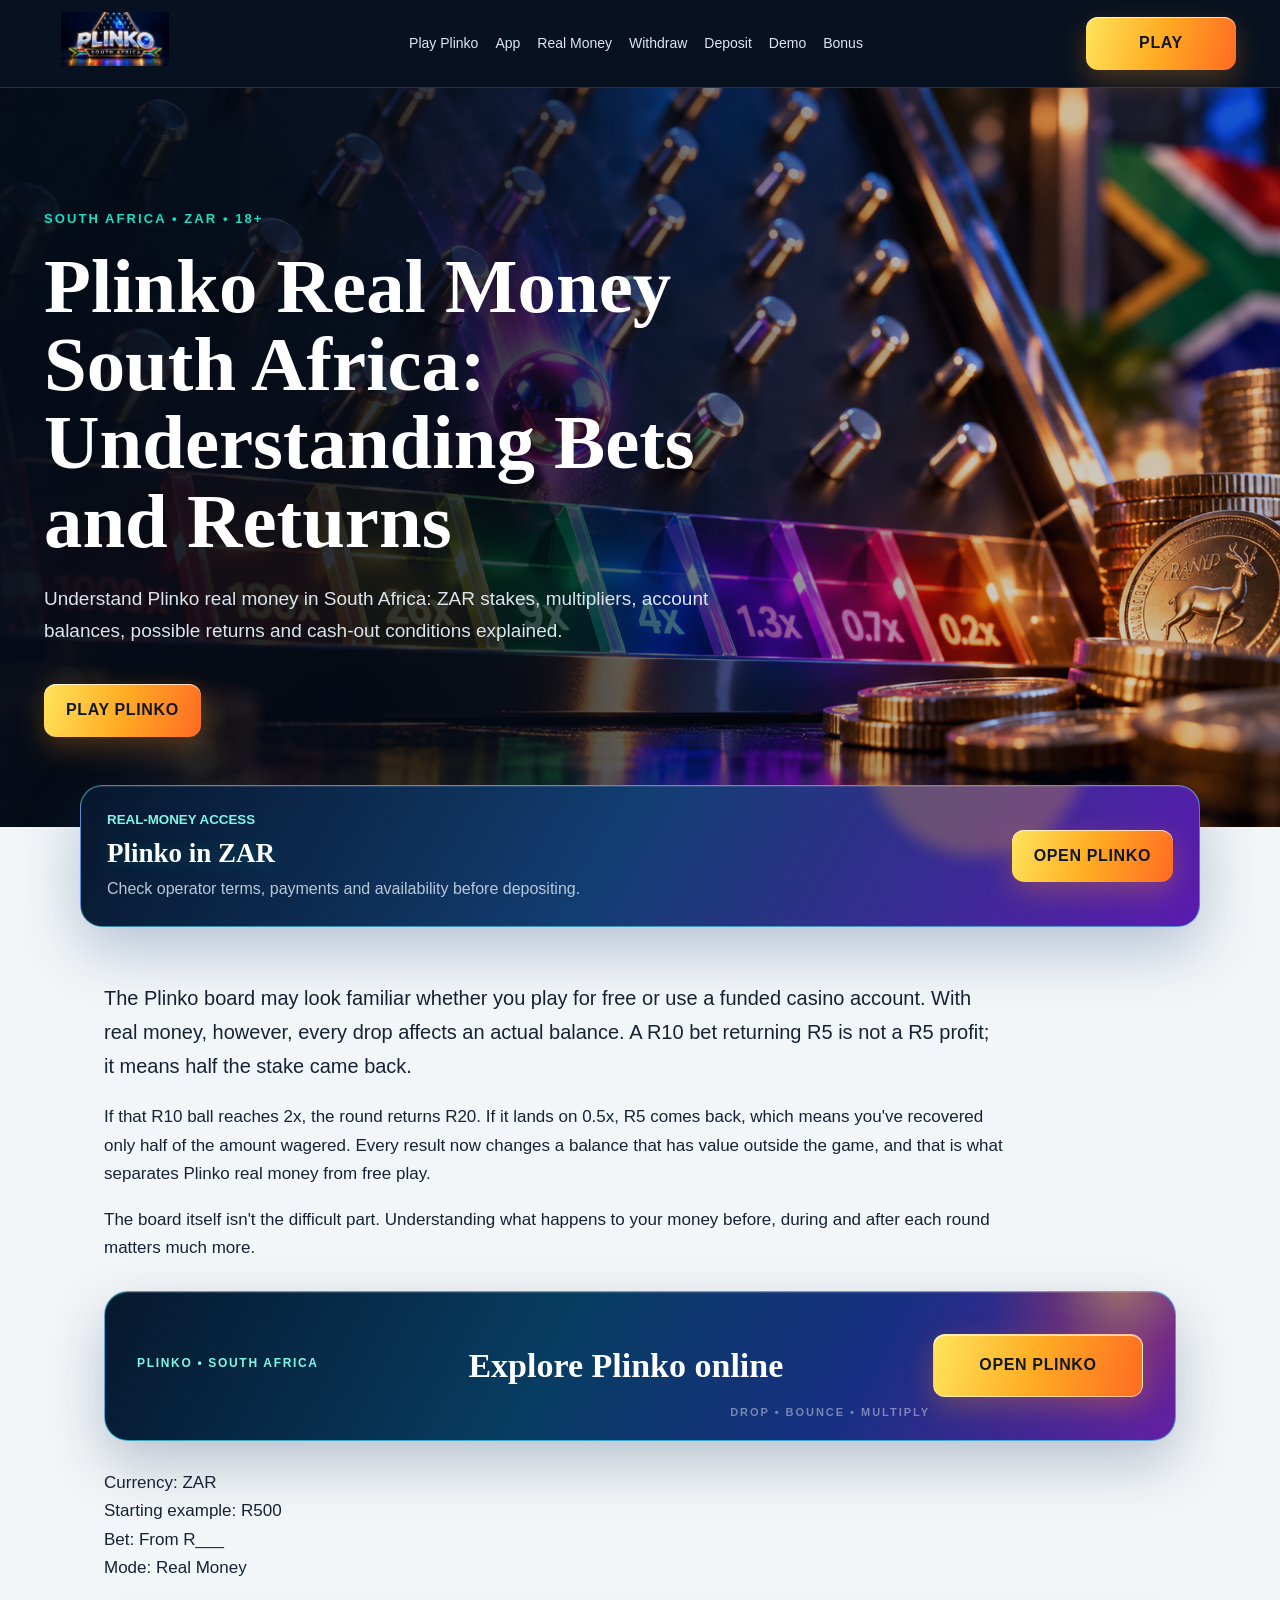
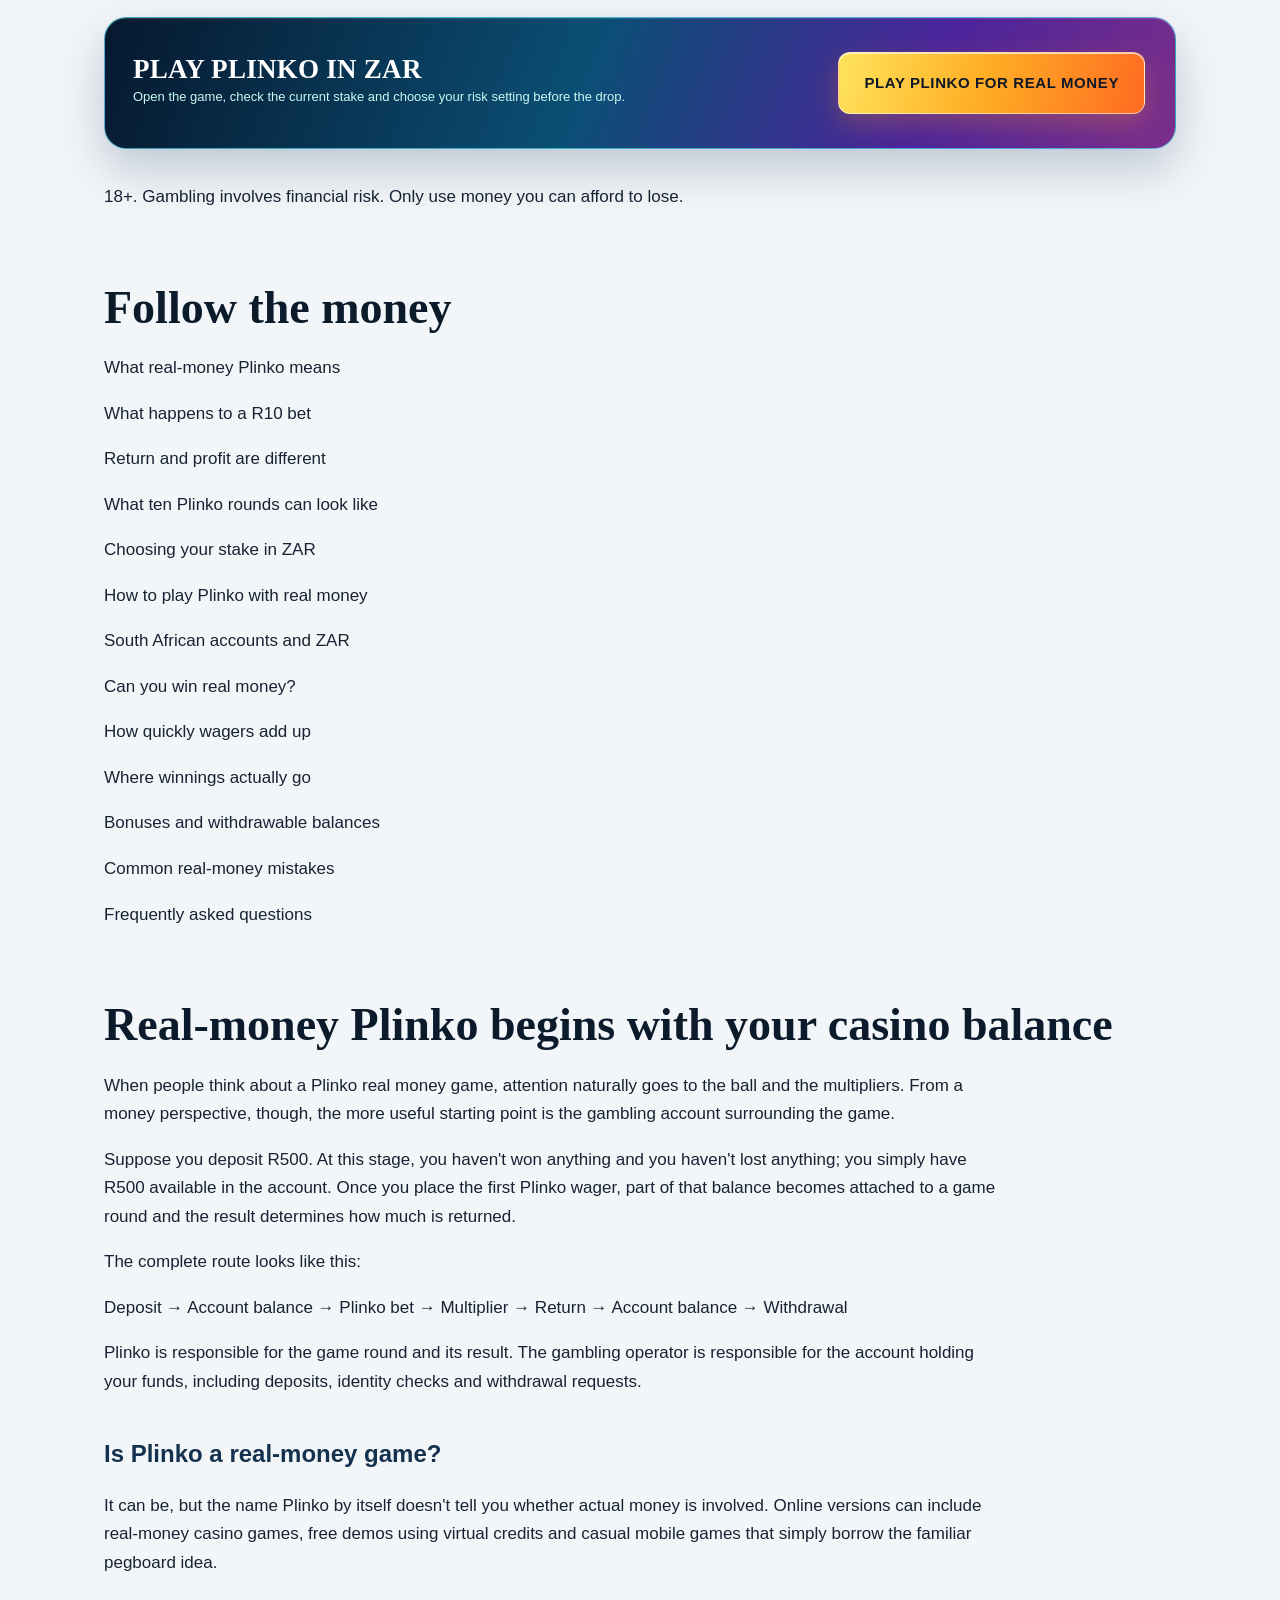
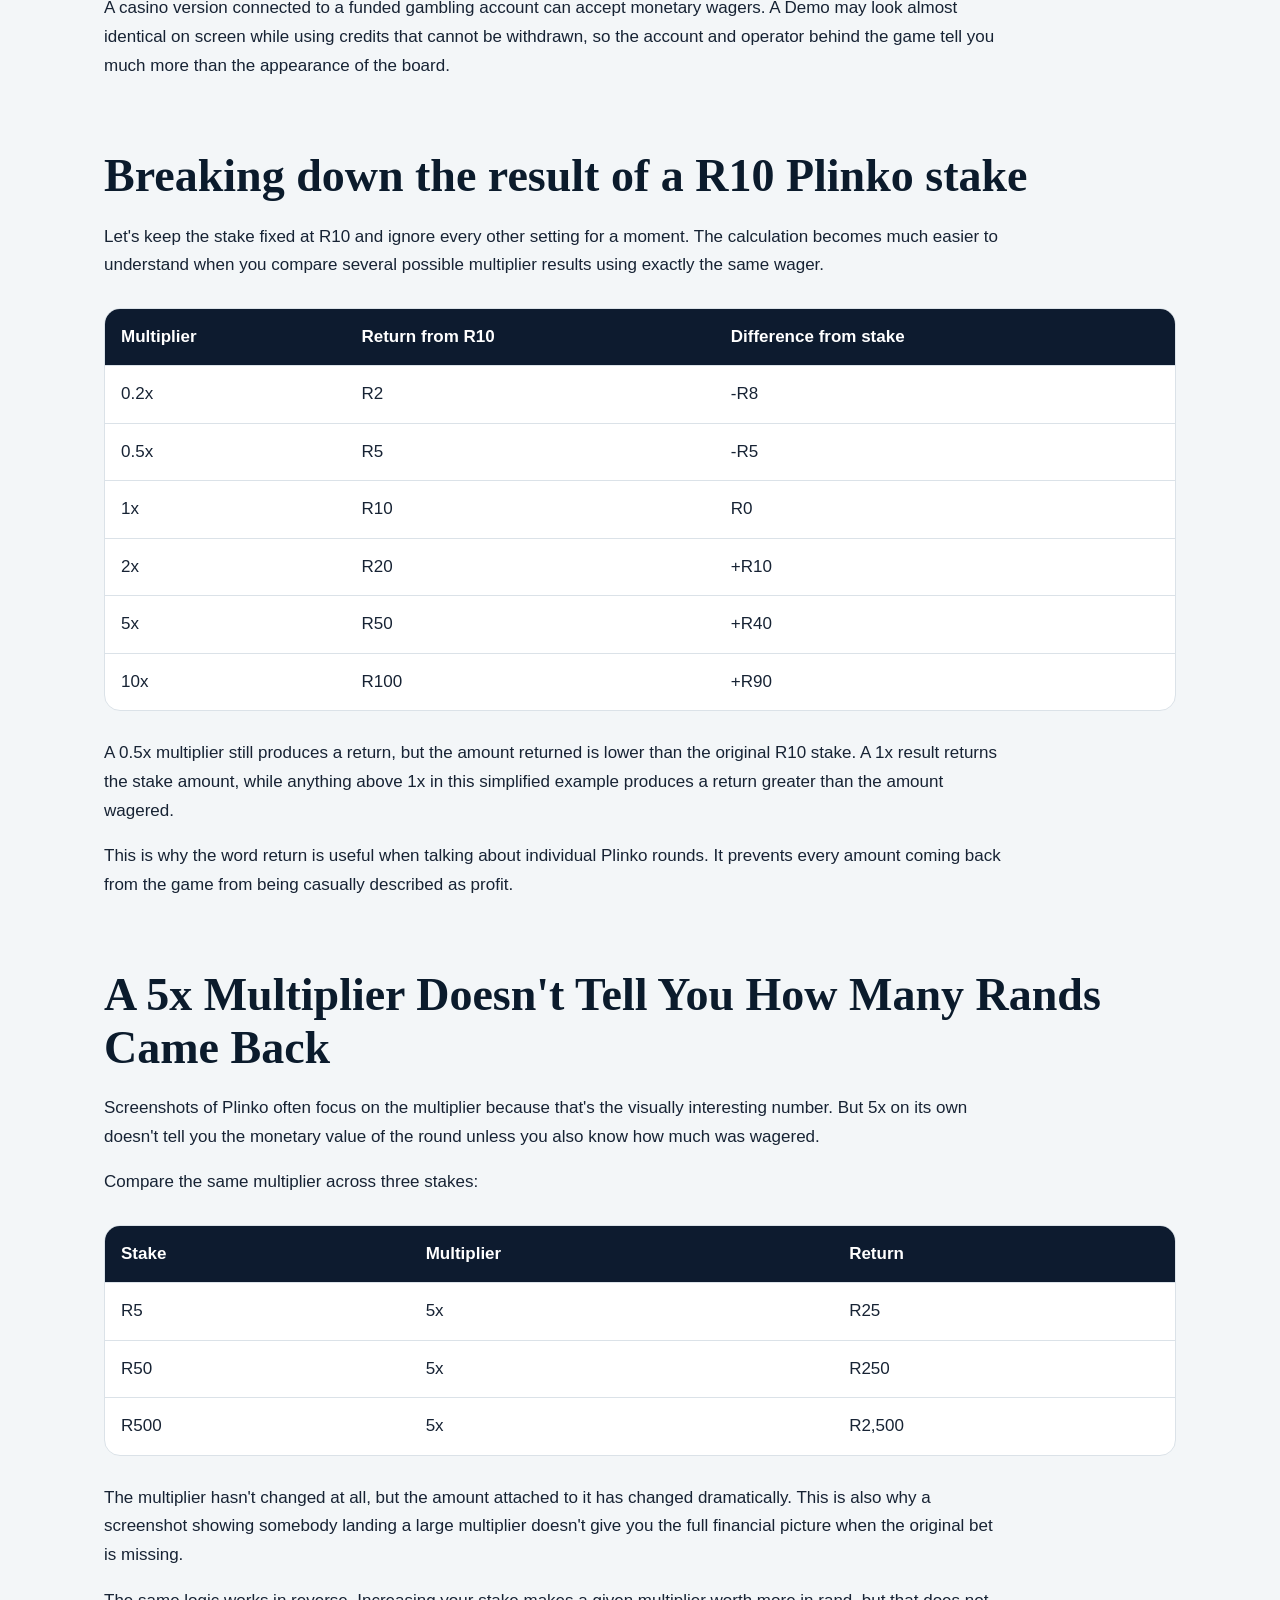
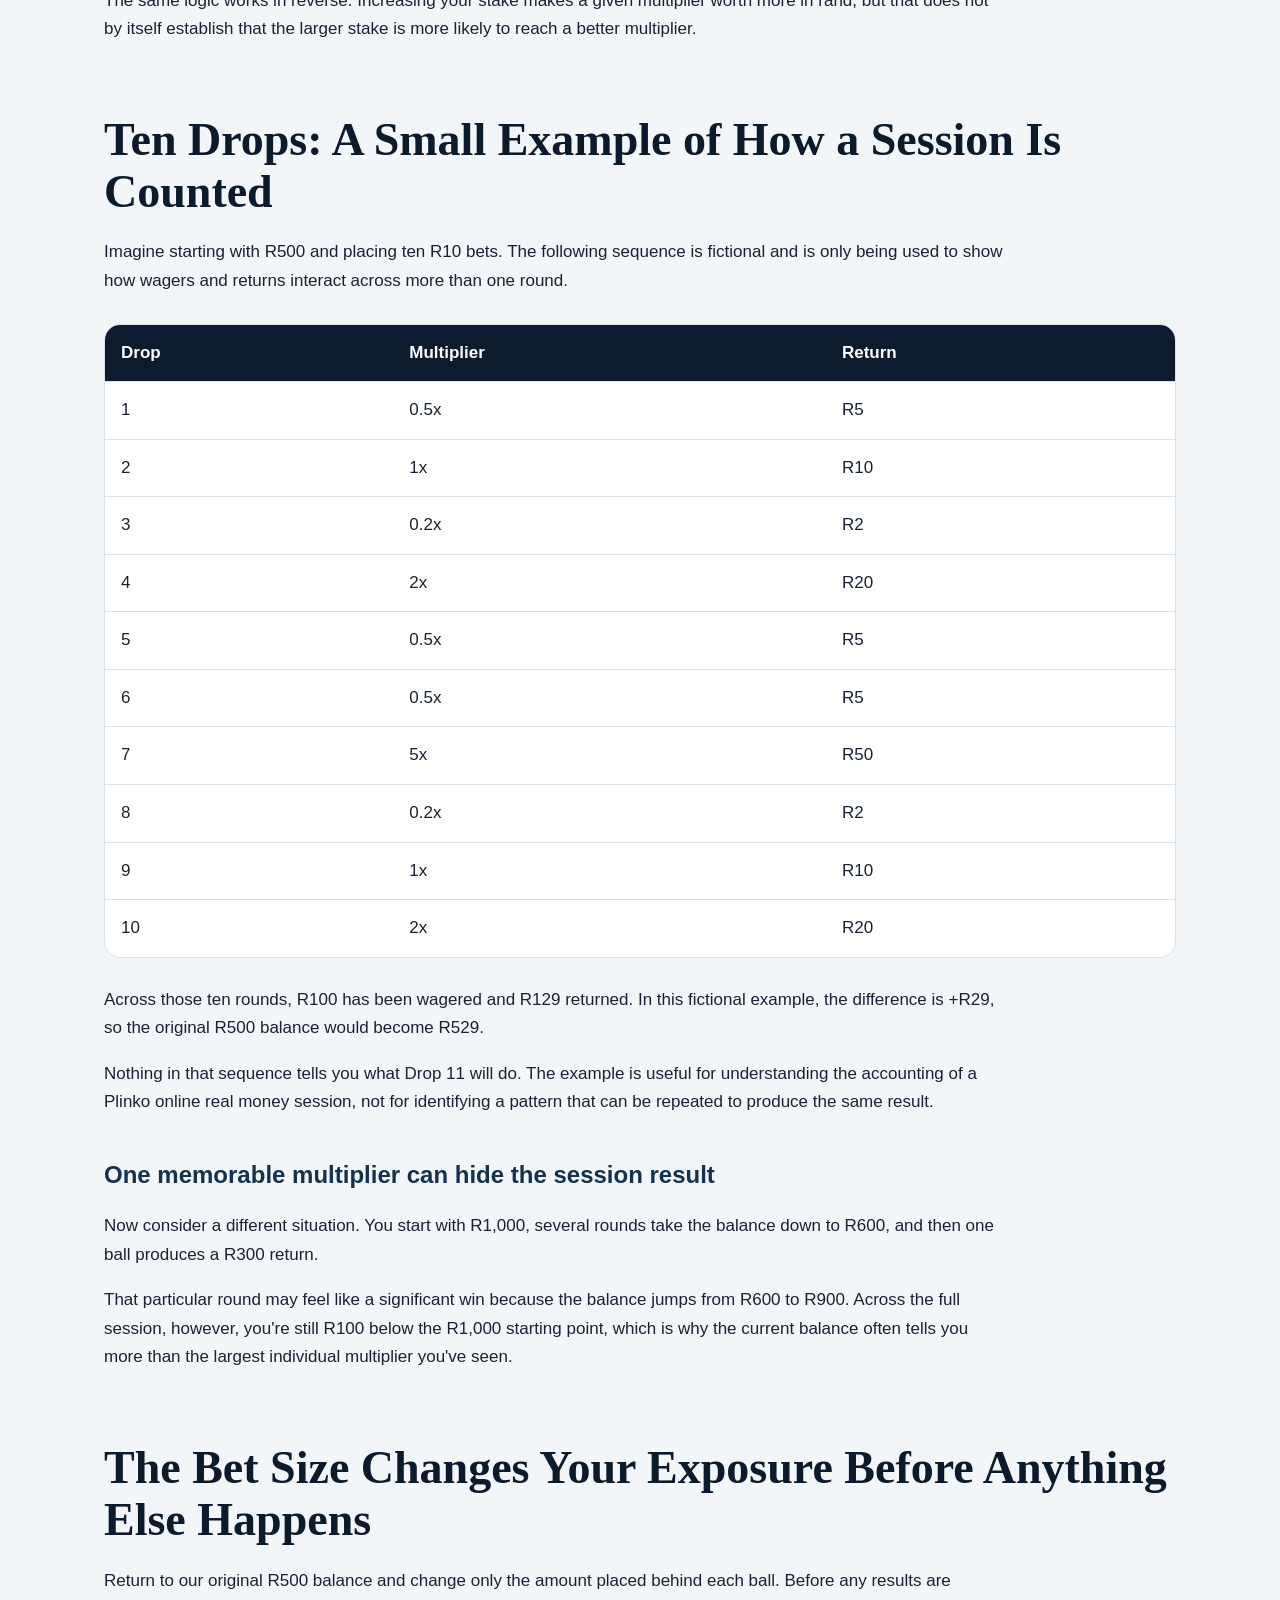
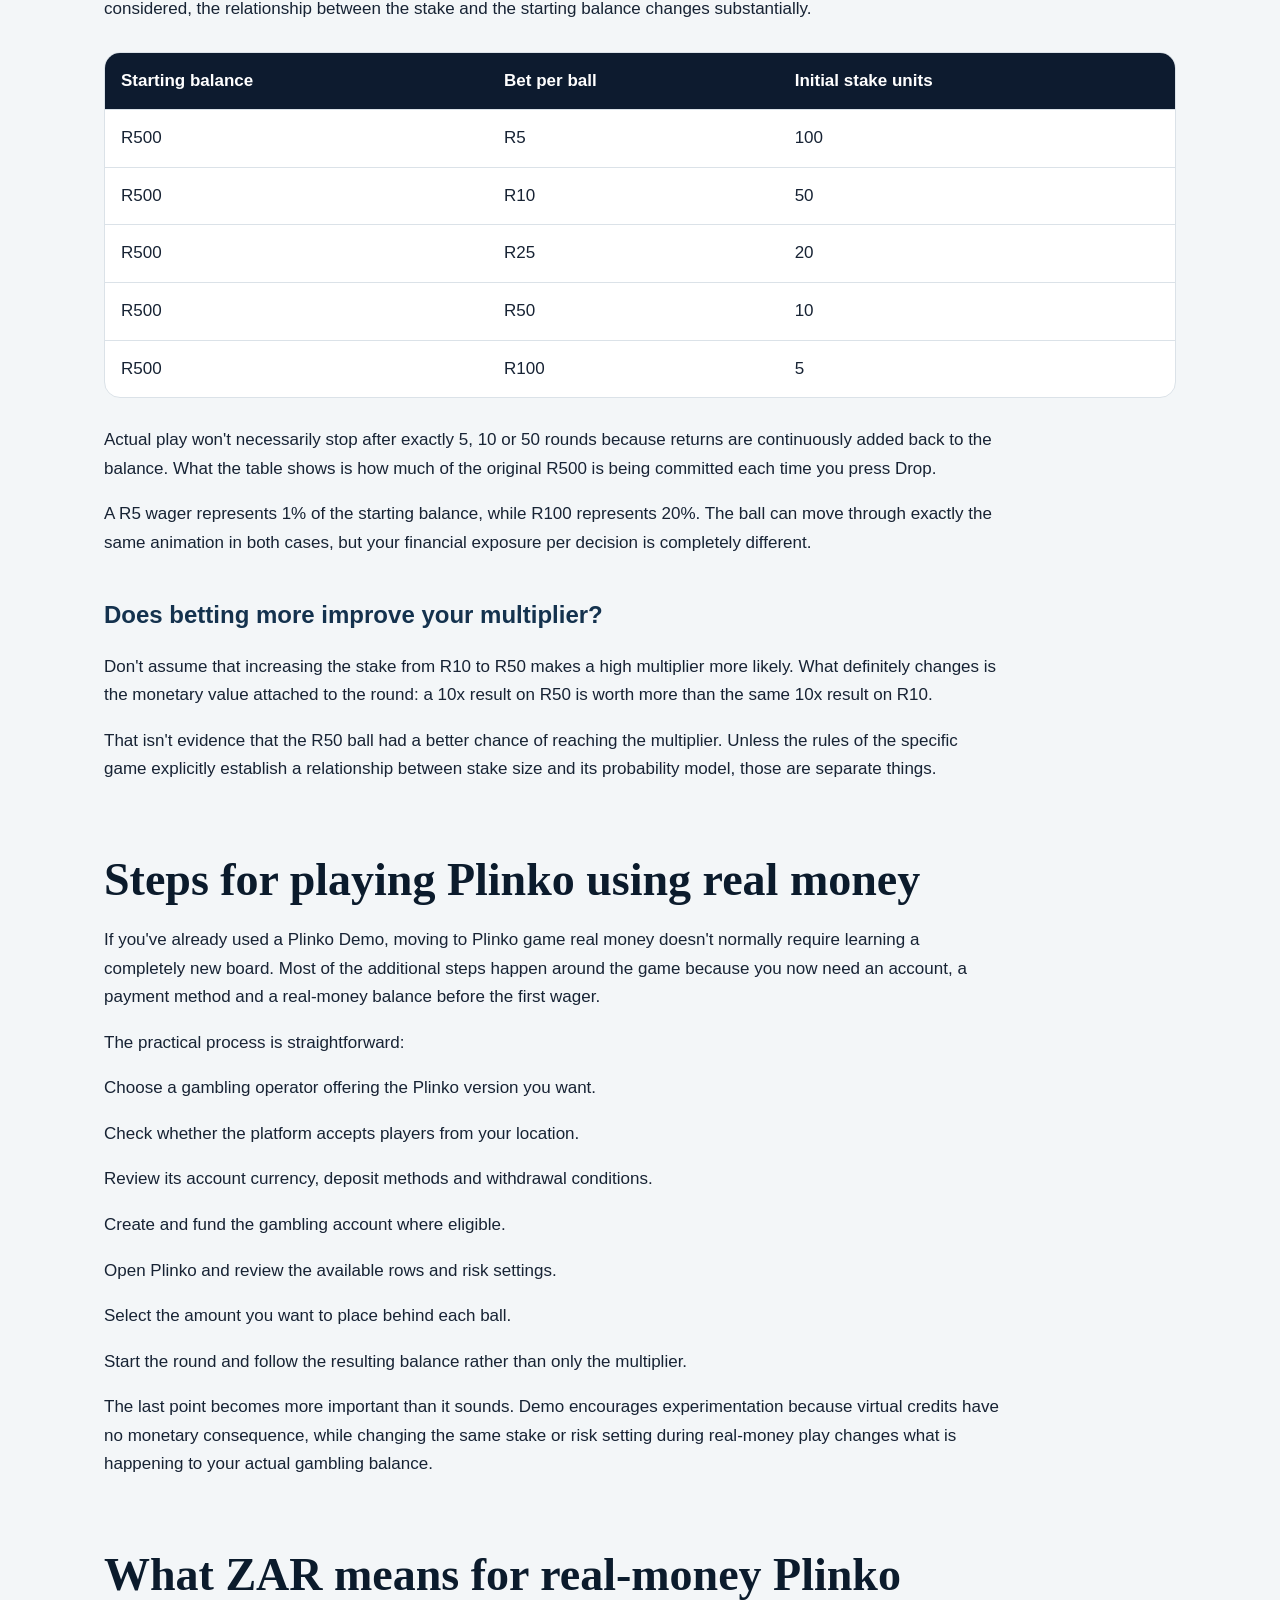
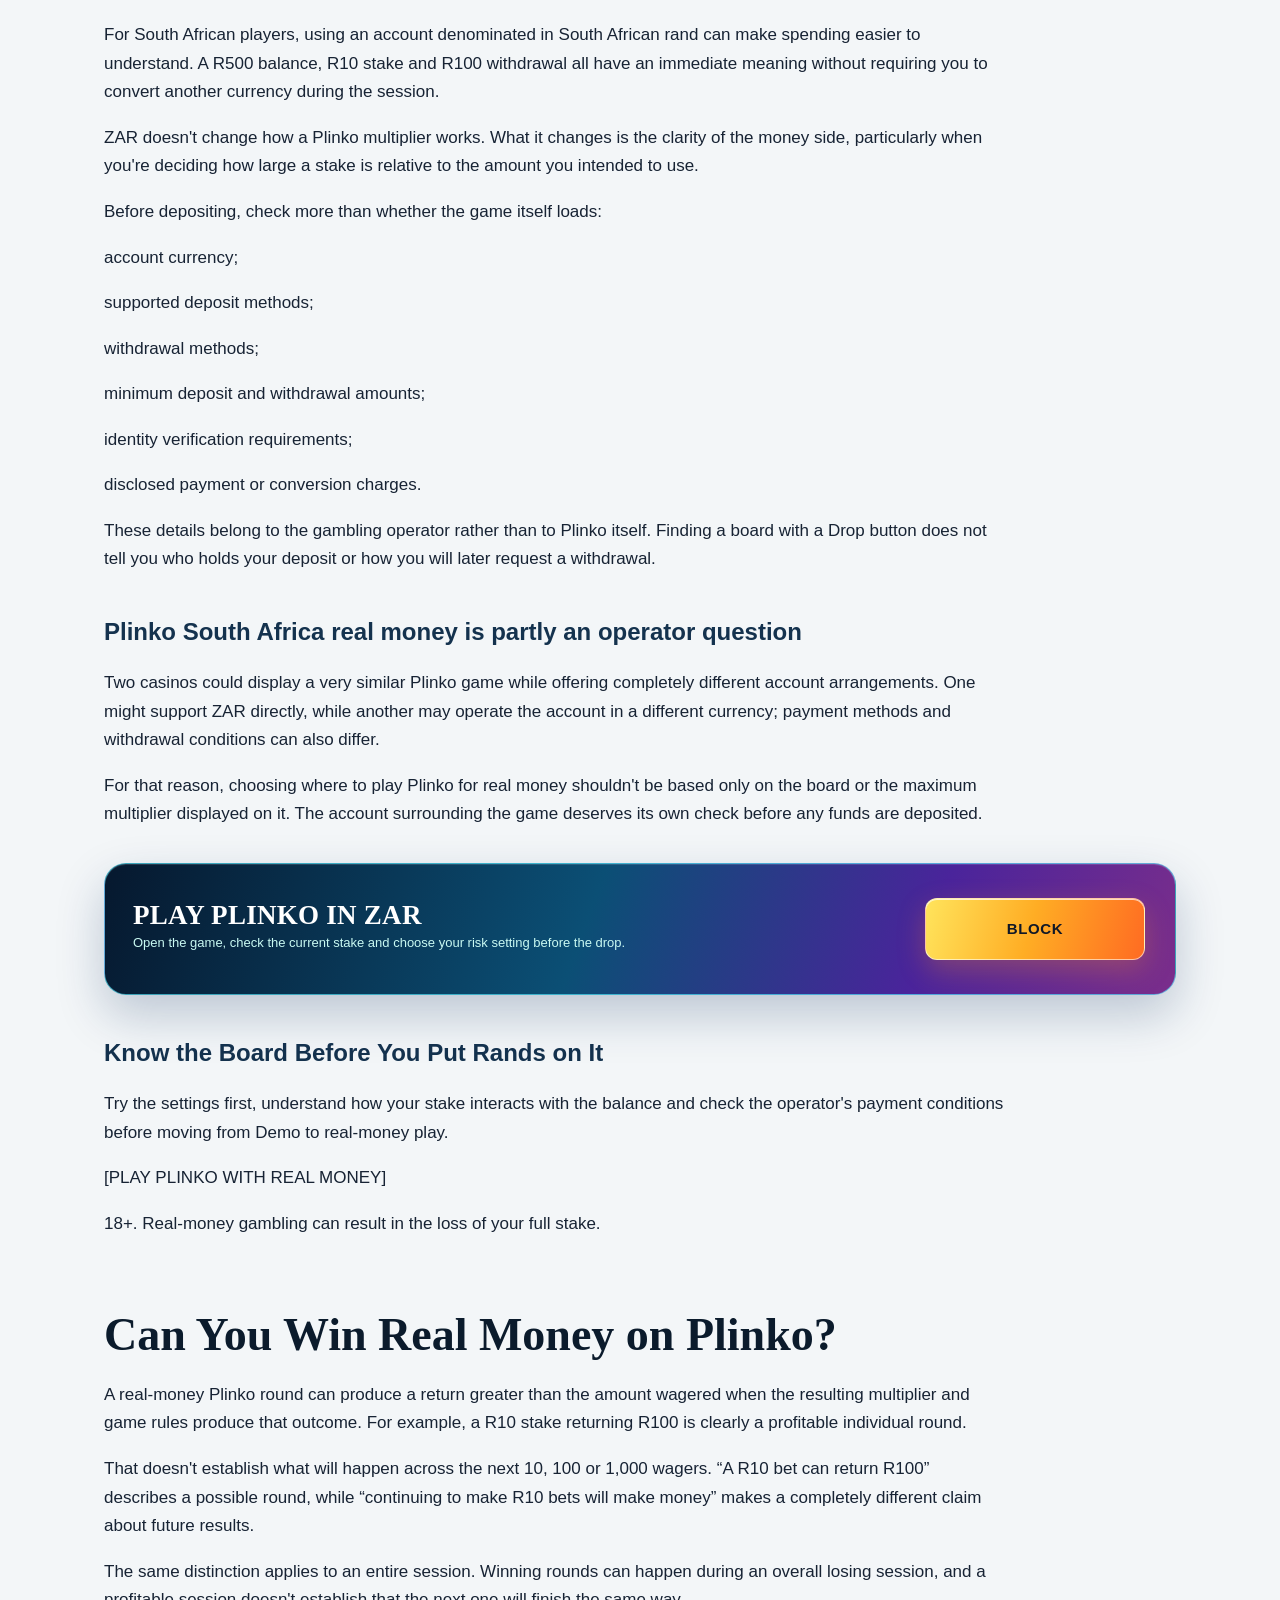
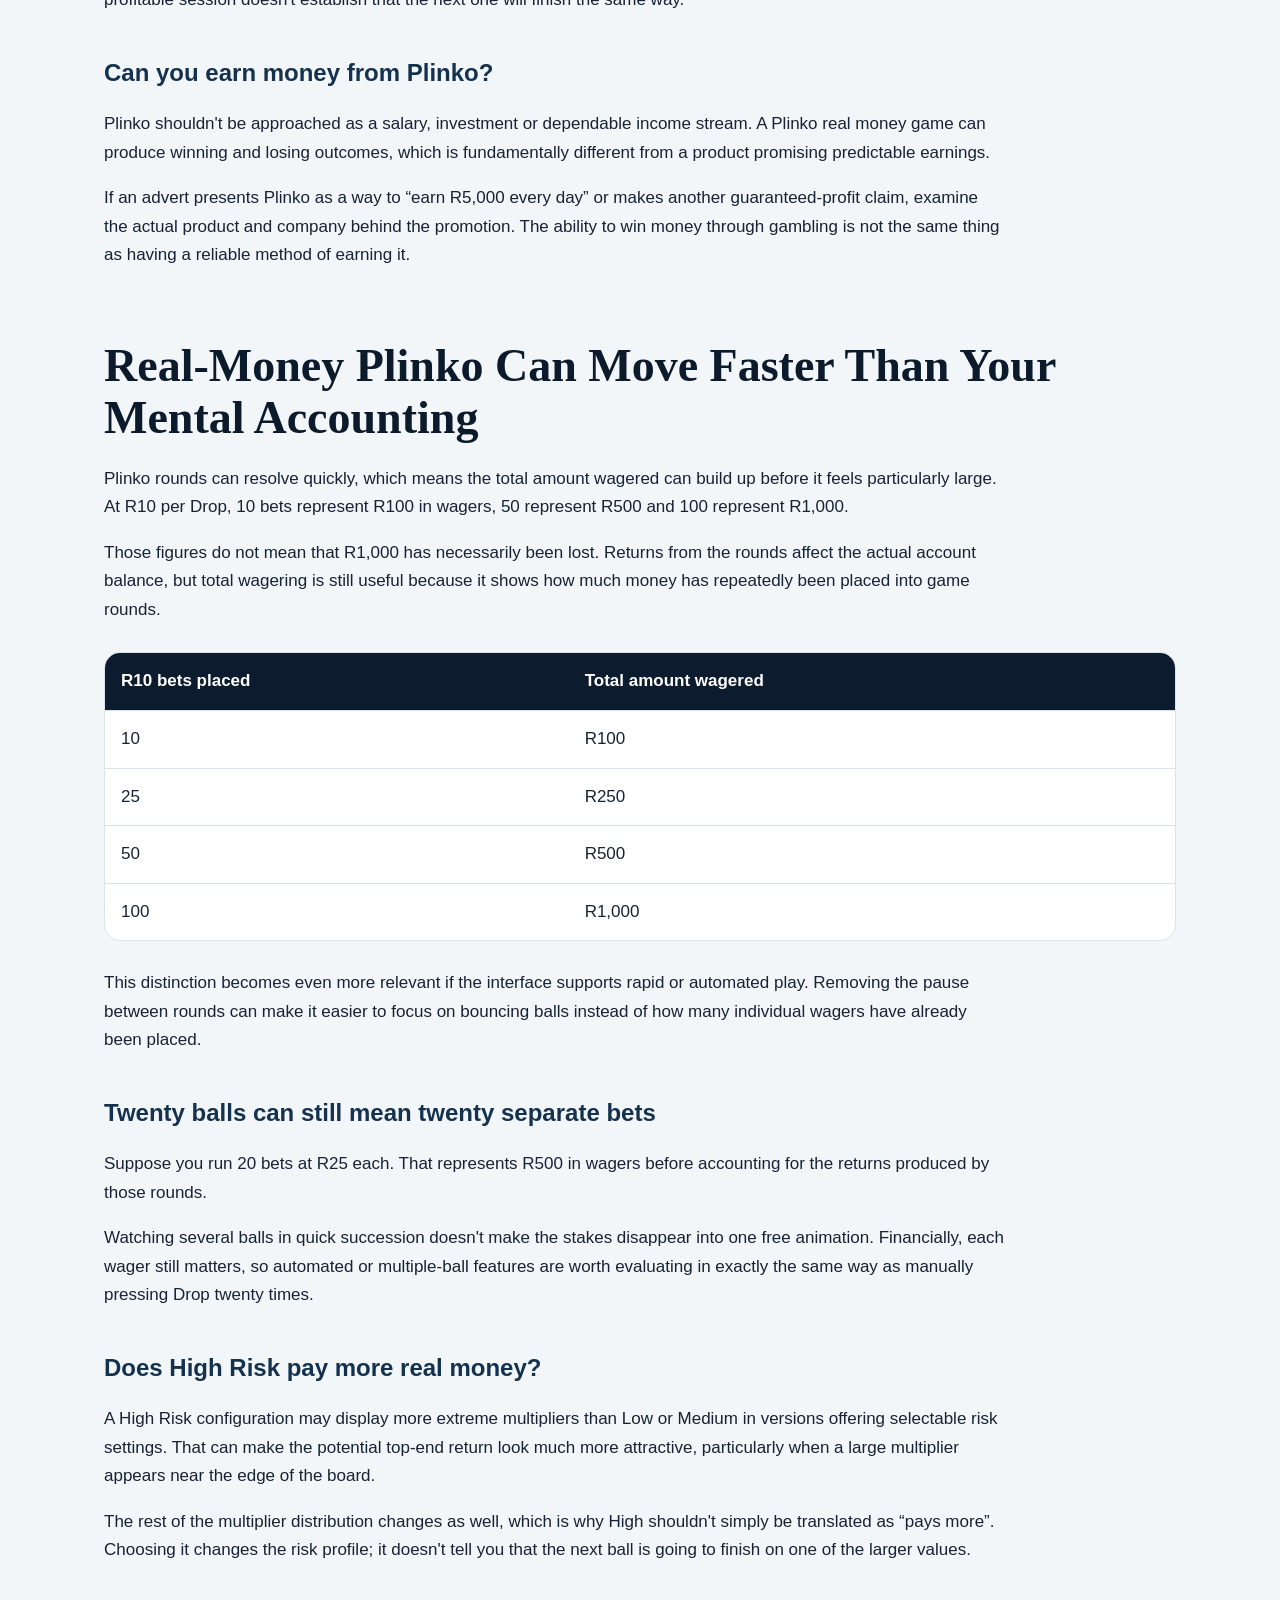
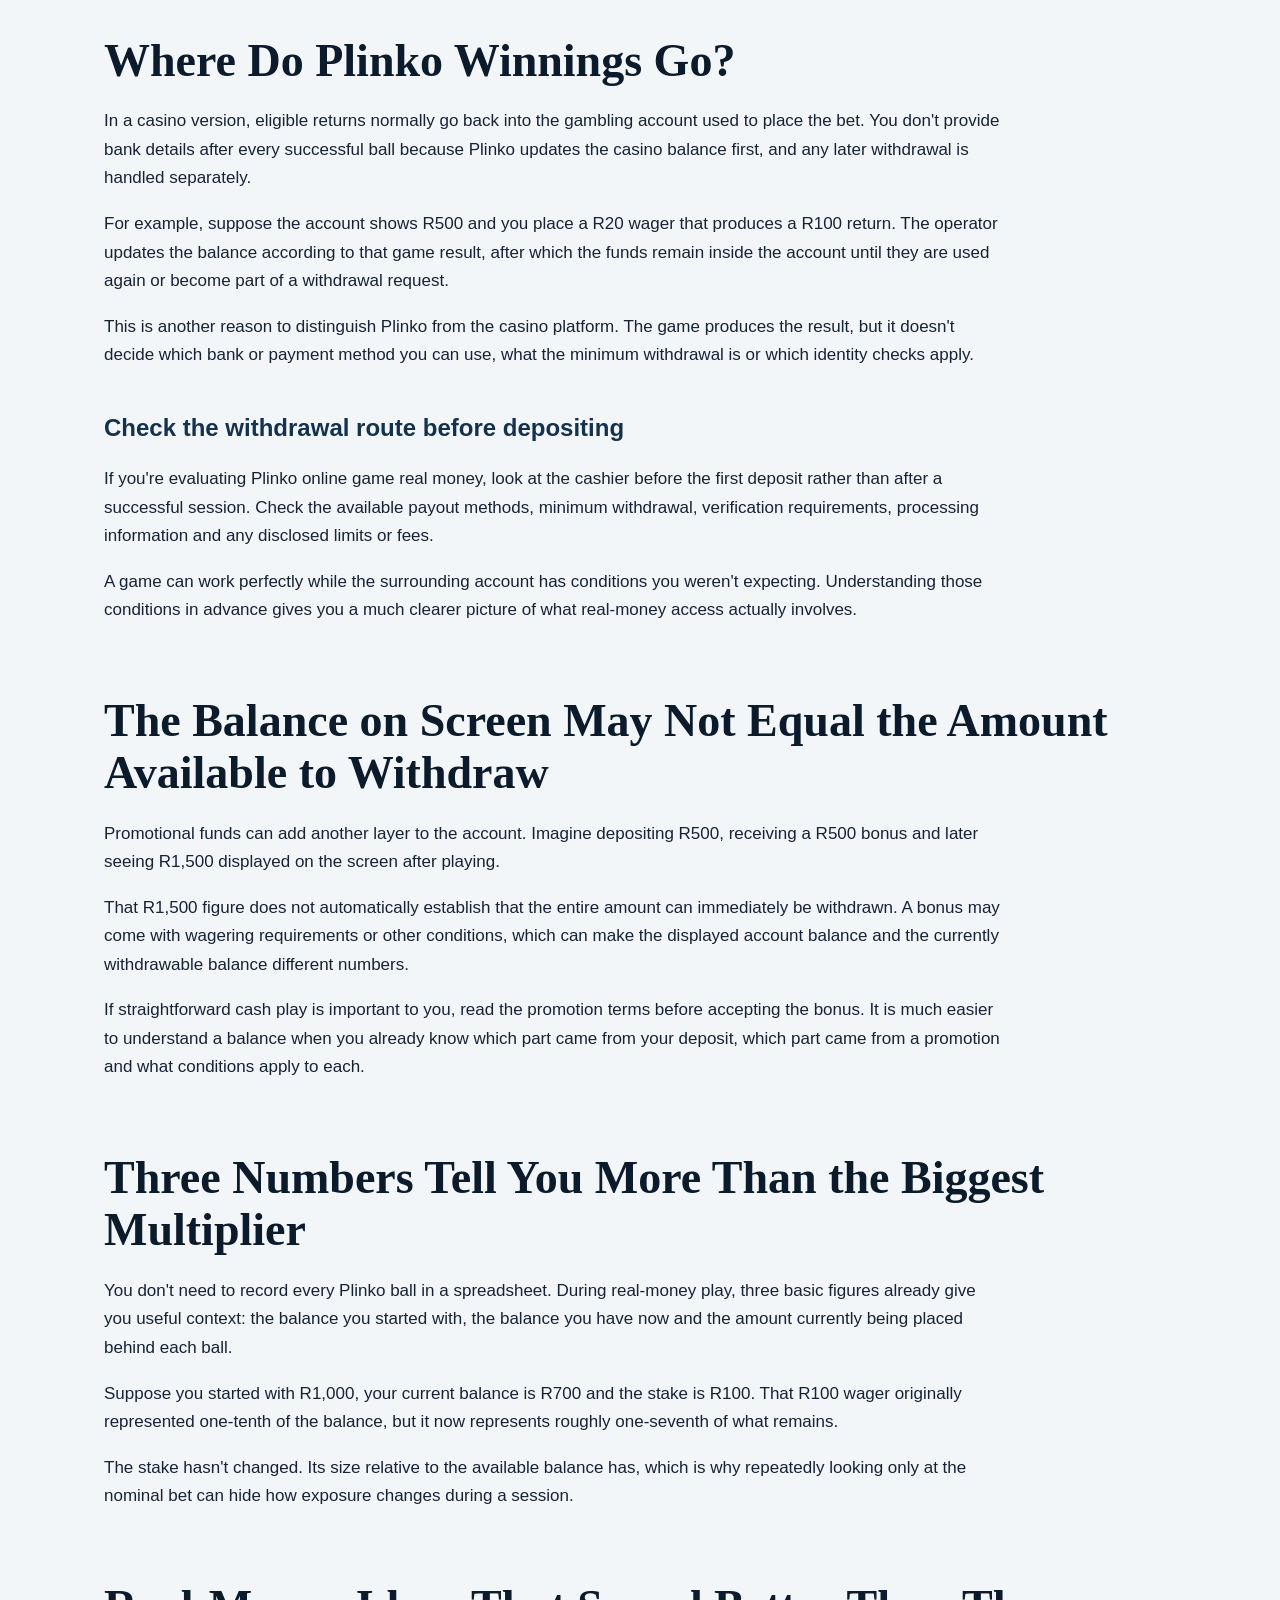
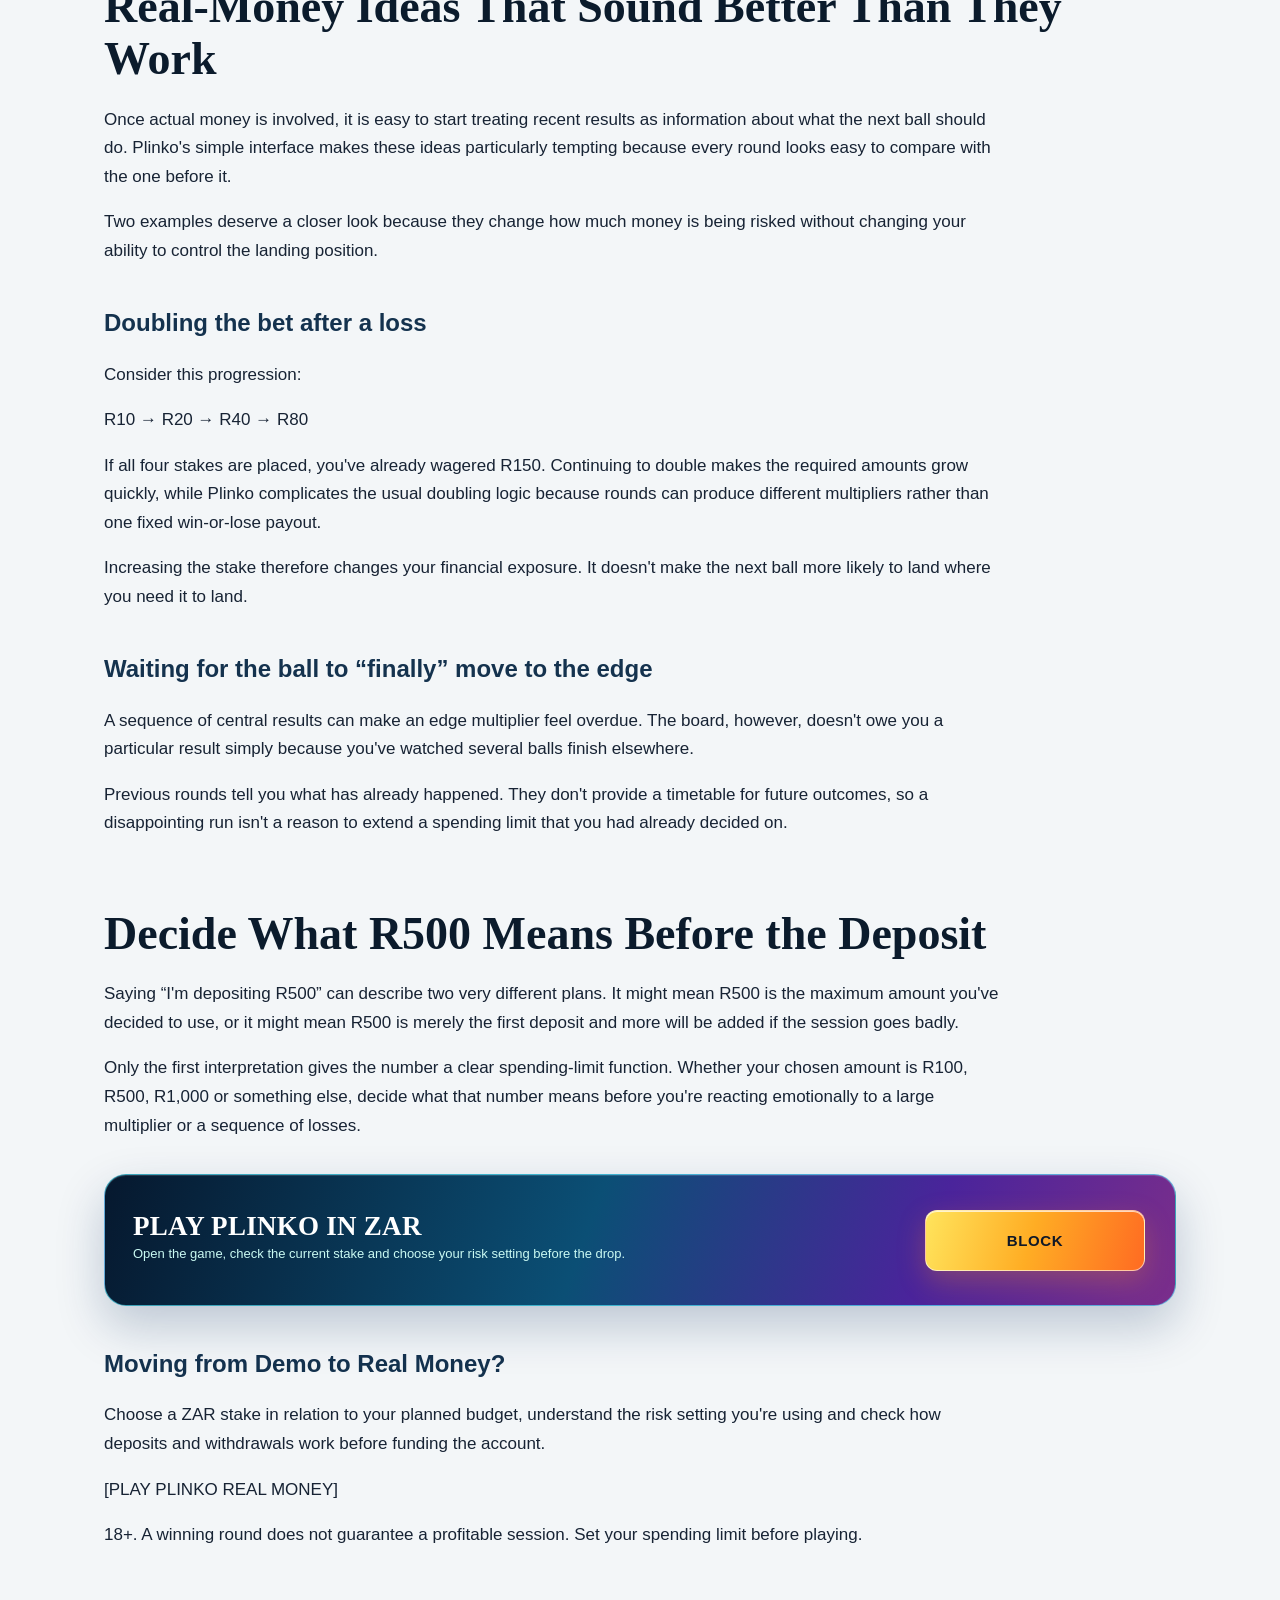
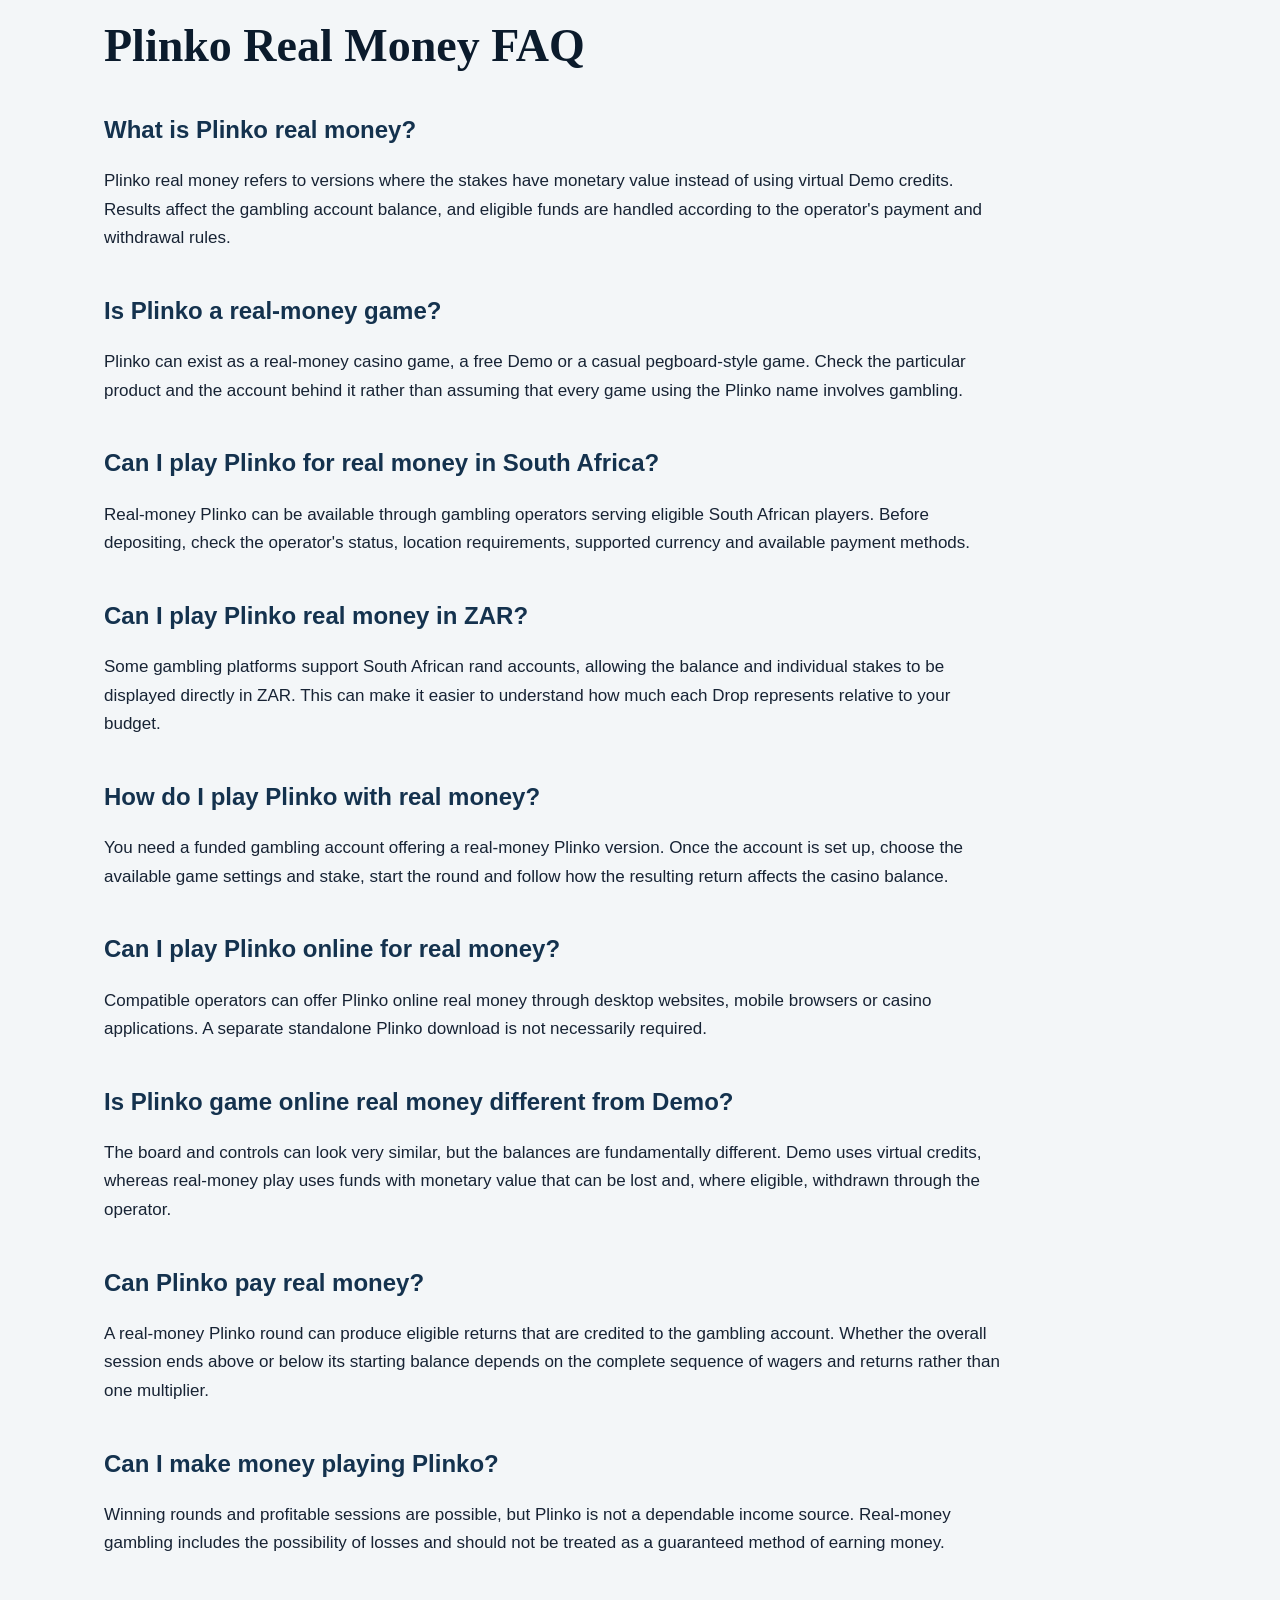
<file: plinko-real-money/index.html>
<!DOCTYPE html>

<html lang="en-ZA"><head><meta charset="utf-8"/><meta content="width=device-width,initial-scale=1" name="viewport"/><title>Plinko Real Money: South Africa Guide to ZAR Betting</title><meta content="Understand Plinko real money in South Africa: ZAR stakes, multipliers, account balances, possible returns and cash-out conditions explained." name="description"/><link href="https://plinkosa.com/plinko-real-money/" rel="canonical"/><meta content="index,follow" name="robots"/><meta content="Plinko Real Money: South Africa Guide to ZAR Betting" property="og:title"><meta content="Understand Plinko real money in South Africa: ZAR stakes, multipliers, account balances, possible returns and cash-out conditions explained." property="og:description"/><meta content="website" property="og:type"/><meta content="https://plinkosa.com/plinko-real-money/" property="og:url"/><meta content="https://plinkosa.com/assets/img/real.png" property="og:image"/><meta content="summary_large_image" name="twitter:card"/><link href="/assets/img/favicon.png" rel="icon"/><link href="/assets/css/site.css" rel="stylesheet"/></meta><meta content="bRMD8AXORQLoJO9plucxzTzAaBfVdrbZieGT1wNOD2o" name="google-site-verification"/></head><body>
<header><div class="head"><a class="brand" href="/plinko-south-africa/"><img alt="Plinko South Africa" src="/assets/img/logo.png"/></a><nav><a href="/plinko-south-africa/">Play Plinko</a><a href="/plinko-app-download/">App</a><a href="/plinko-real-money/">Real Money</a><a href="/plinko-withdrawal/">Withdraw</a><a href="/plinko-deposit/">Deposit</a><a href="/plinko-demo/">Demo</a><a href="/plinko-bonus/">Bonus</a></nav><a class="head-cta" href="/go/">PLAY</a></div></header>
<main><section class="hero"><img alt="Plinko Real Money in South Africa: What Changes When You Bet ZAR?" src="/assets/img/real.png"/><div class="hero-shade"></div><div class="hero-copy"><span class="eyebrow">SOUTH AFRICA • ZAR • 18+</span><h1>Plinko Real Money South Africa: Understanding Bets and Returns</h1><p>Understand Plinko real money in South Africa: ZAR stakes, multipliers, account balances, possible returns and cash-out conditions explained.</p><a class="cta-button hero-btn" href="/go/">PLAY PLINKO</a></div></section>
<div class="top-offer"><div><small>REAL-MONEY ACCESS</small><strong>Plinko in ZAR</strong><span>Check operator terms, payments and availability before depositing.</span></div><a class="cta-button" href="/go/">OPEN PLINKO</a></div>
<article class="content"><p>The Plinko board may look familiar whether you play for free or use a funded casino account. With real money, however, every drop affects an actual balance. A R10 bet returning R5 is not a R5 profit; it means half the stake came back.</p>
<p>If that R10 ball reaches 2x, the round returns R20. If it lands on 0.5x, R5 comes back, which means you've recovered only half of the amount wagered. Every result now changes a balance that has value outside the game, and that is what separates Plinko real money from free play.</p>
<p>The board itself isn't the difficult part. Understanding what happens to your money before, during and after each round matters much more.</p>
<div class="game-panel"><span>PLINKO • SOUTH AFRICA</span><b>Explore Plinko online</b><a class="cta-button" href="/go/">OPEN PLINKO</a></div>
<p>Currency: ZAR<br/>Starting example: R500<br/>Bet: From R___<br/>Mode: Real Money</p>
<div class="inline-cta"><a class="cta-button" href="/go/">PLAY PLINKO FOR REAL MONEY</a></div>
<p>18+. Gambling involves financial risk. Only use money you can afford to lose.</p>
<h2 id="follow-the-money">Follow the money</h2>
<p>What real-money Plinko means</p>
<p>What happens to a R10 bet</p>
<p>Return and profit are different</p>
<p>What ten Plinko rounds can look like</p>
<p>Choosing your stake in ZAR</p>
<p>How to play Plinko with real money</p>
<p>South African accounts and ZAR</p>
<p>Can you win real money?</p>
<p>How quickly wagers add up</p>
<p>Where winnings actually go</p>
<p>Bonuses and withdrawable balances</p>
<p>Common real-money mistakes</p>
<p>Frequently asked questions</p>
<h2 id="real-money">Real-money Plinko begins with your casino balance</h2>
<p>When people think about a Plinko real money game, attention naturally goes to the ball and the multipliers. From a money perspective, though, the more useful starting point is the gambling account surrounding the game.</p>
<p>Suppose you deposit R500. At this stage, you haven't won anything and you haven't lost anything; you simply have R500 available in the account. Once you place the first Plinko wager, part of that balance becomes attached to a game round and the result determines how much is returned.</p>
<p>The complete route looks like this:</p>
<p>Deposit → Account balance → Plinko bet → Multiplier → Return → Account balance → Withdrawal</p>
<p>Plinko is responsible for the game round and its result. The gambling operator is responsible for the account holding your funds, including deposits, identity checks and withdrawal requests.</p>
<h3 id="is-plinko-a-real-money-game">Is Plinko a real-money game?</h3>
<p>It can be, but the name Plinko by itself doesn't tell you whether actual money is involved. Online versions can include real-money casino games, free demos using virtual credits and casual mobile games that simply borrow the familiar pegboard idea.</p>
<p>A casino version connected to a funded gambling account can accept monetary wagers. A Demo may look almost identical on screen while using credits that cannot be withdrawn, so the account and operator behind the game tell you much more than the appearance of the board.</p>
<h2 id="r10">Breaking down the result of a R10 Plinko stake</h2>
<p>Let's keep the stake fixed at R10 and ignore every other setting for a moment. The calculation becomes much easier to understand when you compare several possible multiplier results using exactly the same wager.</p>
<div class="table-wrap"><table><tr><th>Multiplier</th><th>Return from R10</th><th>Difference from stake</th></tr><tr><td>0.2x</td><td>R2</td><td>-R8</td></tr><tr><td>0.5x</td><td>R5</td><td>-R5</td></tr><tr><td>1x</td><td>R10</td><td>R0</td></tr><tr><td>2x</td><td>R20</td><td>+R10</td></tr><tr><td>5x</td><td>R50</td><td>+R40</td></tr><tr><td>10x</td><td>R100</td><td>+R90</td></tr></table></div>
<p>A 0.5x multiplier still produces a return, but the amount returned is lower than the original R10 stake. A 1x result returns the stake amount, while anything above 1x in this simplified example produces a return greater than the amount wagered.</p>
<p>This is why the word return is useful when talking about individual Plinko rounds. It prevents every amount coming back from the game from being casually described as profit.</p>
<h2 id="multipliers">A 5x Multiplier Doesn't Tell You How Many Rands Came Back</h2>
<p>Screenshots of Plinko often focus on the multiplier because that's the visually interesting number. But 5x on its own doesn't tell you the monetary value of the round unless you also know how much was wagered.</p>
<p>Compare the same multiplier across three stakes:</p>
<div class="table-wrap"><table><tr><th>Stake</th><th>Multiplier</th><th>Return</th></tr><tr><td>R5</td><td>5x</td><td>R25</td></tr><tr><td>R50</td><td>5x</td><td>R250</td></tr><tr><td>R500</td><td>5x</td><td>R2,500</td></tr></table></div>
<p>The multiplier hasn't changed at all, but the amount attached to it has changed dramatically. This is also why a screenshot showing somebody landing a large multiplier doesn't give you the full financial picture when the original bet is missing.</p>
<p>The same logic works in reverse. Increasing your stake makes a given multiplier worth more in rand, but that does not by itself establish that the larger stake is more likely to reach a better multiplier.</p>
<h2 id="ten-drops">Ten Drops: A Small Example of How a Session Is Counted</h2>
<p>Imagine starting with R500 and placing ten R10 bets. The following sequence is fictional and is only being used to show how wagers and returns interact across more than one round.</p>
<div class="table-wrap"><table><tr><th>Drop</th><th>Multiplier</th><th>Return</th></tr><tr><td>1</td><td>0.5x</td><td>R5</td></tr><tr><td>2</td><td>1x</td><td>R10</td></tr><tr><td>3</td><td>0.2x</td><td>R2</td></tr><tr><td>4</td><td>2x</td><td>R20</td></tr><tr><td>5</td><td>0.5x</td><td>R5</td></tr><tr><td>6</td><td>0.5x</td><td>R5</td></tr><tr><td>7</td><td>5x</td><td>R50</td></tr><tr><td>8</td><td>0.2x</td><td>R2</td></tr><tr><td>9</td><td>1x</td><td>R10</td></tr><tr><td>10</td><td>2x</td><td>R20</td></tr></table></div>
<p>Across those ten rounds, R100 has been wagered and R129 returned. In this fictional example, the difference is +R29, so the original R500 balance would become R529.</p>
<p>Nothing in that sequence tells you what Drop 11 will do. The example is useful for understanding the accounting of a Plinko online real money session, not for identifying a pattern that can be repeated to produce the same result.</p>
<h3 id="one-memorable-multiplier-can-hide-the-session-result">One memorable multiplier can hide the session result</h3>
<p>Now consider a different situation. You start with R1,000, several rounds take the balance down to R600, and then one ball produces a R300 return.</p>
<p>That particular round may feel like a significant win because the balance jumps from R600 to R900. Across the full session, however, you're still R100 below the R1,000 starting point, which is why the current balance often tells you more than the largest individual multiplier you've seen.</p>
<h2 id="stake">The Bet Size Changes Your Exposure Before Anything Else Happens</h2>
<p>Return to our original R500 balance and change only the amount placed behind each ball. Before any results are considered, the relationship between the stake and the starting balance changes substantially.</p>
<div class="table-wrap"><table><tr><th>Starting balance</th><th>Bet per ball</th><th>Initial stake units</th></tr><tr><td>R500</td><td>R5</td><td>100</td></tr><tr><td>R500</td><td>R10</td><td>50</td></tr><tr><td>R500</td><td>R25</td><td>20</td></tr><tr><td>R500</td><td>R50</td><td>10</td></tr><tr><td>R500</td><td>R100</td><td>5</td></tr></table></div>
<p>Actual play won't necessarily stop after exactly 5, 10 or 50 rounds because returns are continuously added back to the balance. What the table shows is how much of the original R500 is being committed each time you press Drop.</p>
<p>A R5 wager represents 1% of the starting balance, while R100 represents 20%. The ball can move through exactly the same animation in both cases, but your financial exposure per decision is completely different.</p>
<h3 id="does-betting-more-improve-your-multiplier">Does betting more improve your multiplier?</h3>
<p>Don't assume that increasing the stake from R10 to R50 makes a high multiplier more likely. What definitely changes is the monetary value attached to the round: a 10x result on R50 is worth more than the same 10x result on R10.</p>
<p>That isn't evidence that the R50 ball had a better chance of reaching the multiplier. Unless the rules of the specific game explicitly establish a relationship between stake size and its probability model, those are separate things.</p>
<h2 id="how-to-play">Steps for playing Plinko using real money</h2>
<p>If you've already used a Plinko Demo, moving to Plinko game real money doesn't normally require learning a completely new board. Most of the additional steps happen around the game because you now need an account, a payment method and a real-money balance before the first wager.</p>
<p>The practical process is straightforward:</p>
<p>Choose a gambling operator offering the Plinko version you want.</p>
<p>Check whether the platform accepts players from your location.</p>
<p>Review its account currency, deposit methods and withdrawal conditions.</p>
<p>Create and fund the gambling account where eligible.</p>
<p>Open Plinko and review the available rows and risk settings.</p>
<p>Select the amount you want to place behind each ball.</p>
<p>Start the round and follow the resulting balance rather than only the multiplier.</p>
<p>The last point becomes more important than it sounds. Demo encourages experimentation because virtual credits have no monetary consequence, while changing the same stake or risk setting during real-money play changes what is happening to your actual gambling balance.</p>
<h2 id="zar">What ZAR means for real-money Plinko</h2>
<p>For South African players, using an account denominated in South African rand can make spending easier to understand. A R500 balance, R10 stake and R100 withdrawal all have an immediate meaning without requiring you to convert another currency during the session.</p>
<p>ZAR doesn't change how a Plinko multiplier works. What it changes is the clarity of the money side, particularly when you're deciding how large a stake is relative to the amount you intended to use.</p>
<p>Before depositing, check more than whether the game itself loads:</p>
<p>account currency;</p>
<p>supported deposit methods;</p>
<p>withdrawal methods;</p>
<p>minimum deposit and withdrawal amounts;</p>
<p>identity verification requirements;</p>
<p>disclosed payment or conversion charges.</p>
<p>These details belong to the gambling operator rather than to Plinko itself. Finding a board with a Drop button does not tell you who holds your deposit or how you will later request a withdrawal.</p>
<h3 id="plinko-south-africa-real-money-is-partly-an-operator-question">Plinko South Africa real money is partly an operator question</h3>
<p>Two casinos could display a very similar Plinko game while offering completely different account arrangements. One might support ZAR directly, while another may operate the account in a different currency; payment methods and withdrawal conditions can also differ.</p>
<p>For that reason, choosing where to play Plinko for real money shouldn't be based only on the board or the maximum multiplier displayed on it. The account surrounding the game deserves its own check before any funds are deposited.</p>
<div class="inline-cta"><a class="cta-button" href="/go/">BLOCK</a></div>
<h3 id="know-the-board-before-you-put-rands-on-it">Know the Board Before You Put Rands on It</h3>
<p>Try the settings first, understand how your stake interacts with the balance and check the operator's payment conditions before moving from Demo to real-money play.</p>
<p>[PLAY PLINKO WITH REAL MONEY]</p>
<p>18+. Real-money gambling can result in the loss of your full stake.</p>
<h2 id="winning">Can You Win Real Money on Plinko?</h2>
<p>A real-money Plinko round can produce a return greater than the amount wagered when the resulting multiplier and game rules produce that outcome. For example, a R10 stake returning R100 is clearly a profitable individual round.</p>
<p>That doesn't establish what will happen across the next 10, 100 or 1,000 wagers. “A R10 bet can return R100” describes a possible round, while “continuing to make R10 bets will make money” makes a completely different claim about future results.</p>
<p>The same distinction applies to an entire session. Winning rounds can happen during an overall losing session, and a profitable session doesn't establish that the next one will finish the same way.</p>
<h3 id="can-you-earn-money-from-plinko">Can you earn money from Plinko?</h3>
<p>Plinko shouldn't be approached as a salary, investment or dependable income stream. A Plinko real money game can produce winning and losing outcomes, which is fundamentally different from a product promising predictable earnings.</p>
<p>If an advert presents Plinko as a way to “earn R5,000 every day” or makes another guaranteed-profit claim, examine the actual product and company behind the promotion. The ability to win money through gambling is not the same thing as having a reliable method of earning it.</p>
<h2 id="speed">Real-Money Plinko Can Move Faster Than Your Mental Accounting</h2>
<p>Plinko rounds can resolve quickly, which means the total amount wagered can build up before it feels particularly large. At R10 per Drop, 10 bets represent R100 in wagers, 50 represent R500 and 100 represent R1,000.</p>
<p>Those figures do not mean that R1,000 has necessarily been lost. Returns from the rounds affect the actual account balance, but total wagering is still useful because it shows how much money has repeatedly been placed into game rounds.</p>
<div class="table-wrap"><table><tr><th>R10 bets placed</th><th>Total amount wagered</th></tr><tr><td>10</td><td>R100</td></tr><tr><td>25</td><td>R250</td></tr><tr><td>50</td><td>R500</td></tr><tr><td>100</td><td>R1,000</td></tr></table></div>
<p>This distinction becomes even more relevant if the interface supports rapid or automated play. Removing the pause between rounds can make it easier to focus on bouncing balls instead of how many individual wagers have already been placed.</p>
<h3 id="twenty-balls-can-still-mean-twenty-separate-bets">Twenty balls can still mean twenty separate bets</h3>
<p>Suppose you run 20 bets at R25 each. That represents R500 in wagers before accounting for the returns produced by those rounds.</p>
<p>Watching several balls in quick succession doesn't make the stakes disappear into one free animation. Financially, each wager still matters, so automated or multiple-ball features are worth evaluating in exactly the same way as manually pressing Drop twenty times.</p>
<h3 id="does-high-risk-pay-more-real-money">Does High Risk pay more real money?</h3>
<p>A High Risk configuration may display more extreme multipliers than Low or Medium in versions offering selectable risk settings. That can make the potential top-end return look much more attractive, particularly when a large multiplier appears near the edge of the board.</p>
<p>The rest of the multiplier distribution changes as well, which is why High shouldn't simply be translated as “pays more”. Choosing it changes the risk profile; it doesn't tell you that the next ball is going to finish on one of the larger values.</p>
<h2 id="withdrawals">Where Do Plinko Winnings Go?</h2>
<p>In a casino version, eligible returns normally go back into the gambling account used to place the bet. You don't provide bank details after every successful ball because Plinko updates the casino balance first, and any later withdrawal is handled separately.</p>
<p>For example, suppose the account shows R500 and you place a R20 wager that produces a R100 return. The operator updates the balance according to that game result, after which the funds remain inside the account until they are used again or become part of a withdrawal request.</p>
<p>This is another reason to distinguish Plinko from the casino platform. The game produces the result, but it doesn't decide which bank or payment method you can use, what the minimum withdrawal is or which identity checks apply.</p>
<h3 id="check-the-withdrawal-route-before-depositing">Check the withdrawal route before depositing</h3>
<p>If you're evaluating Plinko online game real money, look at the cashier before the first deposit rather than after a successful session. Check the available payout methods, minimum withdrawal, verification requirements, processing information and any disclosed limits or fees.</p>
<p>A game can work perfectly while the surrounding account has conditions you weren't expecting. Understanding those conditions in advance gives you a much clearer picture of what real-money access actually involves.</p>
<h2 id="bonuses">The Balance on Screen May Not Equal the Amount Available to Withdraw</h2>
<p>Promotional funds can add another layer to the account. Imagine depositing R500, receiving a R500 bonus and later seeing R1,500 displayed on the screen after playing.</p>
<p>That R1,500 figure does not automatically establish that the entire amount can immediately be withdrawn. A bonus may come with wagering requirements or other conditions, which can make the displayed account balance and the currently withdrawable balance different numbers.</p>
<p>If straightforward cash play is important to you, read the promotion terms before accepting the bonus. It is much easier to understand a balance when you already know which part came from your deposit, which part came from a promotion and what conditions apply to each.</p>
<h2 id="three-numbers-tell-you-more-than-the-biggest-multiplier">Three Numbers Tell You More Than the Biggest Multiplier</h2>
<p>You don't need to record every Plinko ball in a spreadsheet. During real-money play, three basic figures already give you useful context: the balance you started with, the balance you have now and the amount currently being placed behind each ball.</p>
<p>Suppose you started with R1,000, your current balance is R700 and the stake is R100. That R100 wager originally represented one-tenth of the balance, but it now represents roughly one-seventh of what remains.</p>
<p>The stake hasn't changed. Its size relative to the available balance has, which is why repeatedly looking only at the nominal bet can hide how exposure changes during a session.</p>
<h2 id="mistakes">Real-Money Ideas That Sound Better Than They Work</h2>
<p>Once actual money is involved, it is easy to start treating recent results as information about what the next ball should do. Plinko's simple interface makes these ideas particularly tempting because every round looks easy to compare with the one before it.</p>
<p>Two examples deserve a closer look because they change how much money is being risked without changing your ability to control the landing position.</p>
<h3 id="doubling-the-bet-after-a-loss">Doubling the bet after a loss</h3>
<p>Consider this progression:</p>
<p>R10 → R20 → R40 → R80</p>
<p>If all four stakes are placed, you've already wagered R150. Continuing to double makes the required amounts grow quickly, while Plinko complicates the usual doubling logic because rounds can produce different multipliers rather than one fixed win-or-lose payout.</p>
<p>Increasing the stake therefore changes your financial exposure. It doesn't make the next ball more likely to land where you need it to land.</p>
<h3 id="waiting-for-the-ball-to-finally-move-to-the-edge">Waiting for the ball to “finally” move to the edge</h3>
<p>A sequence of central results can make an edge multiplier feel overdue. The board, however, doesn't owe you a particular result simply because you've watched several balls finish elsewhere.</p>
<p>Previous rounds tell you what has already happened. They don't provide a timetable for future outcomes, so a disappointing run isn't a reason to extend a spending limit that you had already decided on.</p>
<h2 id="decide-what-r500-means-before-the-deposit">Decide What R500 Means Before the Deposit</h2>
<p>Saying “I'm depositing R500” can describe two very different plans. It might mean R500 is the maximum amount you've decided to use, or it might mean R500 is merely the first deposit and more will be added if the session goes badly.</p>
<p>Only the first interpretation gives the number a clear spending-limit function. Whether your chosen amount is R100, R500, R1,000 or something else, decide what that number means before you're reacting emotionally to a large multiplier or a sequence of losses.</p>
<div class="inline-cta"><a class="cta-button" href="/go/">BLOCK</a></div>
<h3 id="moving-from-demo-to-real-money">Moving from Demo to Real Money?</h3>
<p>Choose a ZAR stake in relation to your planned budget, understand the risk setting you're using and check how deposits and withdrawals work before funding the account.</p>
<p>[PLAY PLINKO REAL MONEY]</p>
<p>18+. A winning round does not guarantee a profitable session. Set your spending limit before playing.</p>
<h2 id="faq">Plinko Real Money FAQ</h2>
<h3 id="what-is-plinko-real-money">What is Plinko real money?</h3>
<p>Plinko real money refers to versions where the stakes have monetary value instead of using virtual Demo credits. Results affect the gambling account balance, and eligible funds are handled according to the operator's payment and withdrawal rules.</p>
<h3 id="is-plinko-a-real-money-game">Is Plinko a real-money game?</h3>
<p>Plinko can exist as a real-money casino game, a free Demo or a casual pegboard-style game. Check the particular product and the account behind it rather than assuming that every game using the Plinko name involves gambling.</p>
<h3 id="can-i-play-plinko-for-real-money-in-south-africa">Can I play Plinko for real money in South Africa?</h3>
<p>Real-money Plinko can be available through gambling operators serving eligible South African players. Before depositing, check the operator's status, location requirements, supported currency and available payment methods.</p>
<h3 id="can-i-play-plinko-real-money-in-zar">Can I play Plinko real money in ZAR?</h3>
<p>Some gambling platforms support South African rand accounts, allowing the balance and individual stakes to be displayed directly in ZAR. This can make it easier to understand how much each Drop represents relative to your budget.</p>
<h3 id="how-do-i-play-plinko-with-real-money">How do I play Plinko with real money?</h3>
<p>You need a funded gambling account offering a real-money Plinko version. Once the account is set up, choose the available game settings and stake, start the round and follow how the resulting return affects the casino balance.</p>
<h3 id="can-i-play-plinko-online-for-real-money">Can I play Plinko online for real money?</h3>
<p>Compatible operators can offer Plinko online real money through desktop websites, mobile browsers or casino applications. A separate standalone Plinko download is not necessarily required.</p>
<h3 id="is-plinko-game-online-real-money-different-from-demo">Is Plinko game online real money different from Demo?</h3>
<p>The board and controls can look very similar, but the balances are fundamentally different. Demo uses virtual credits, whereas real-money play uses funds with monetary value that can be lost and, where eligible, withdrawn through the operator.</p>
<h3 id="can-plinko-pay-real-money">Can Plinko pay real money?</h3>
<p>A real-money Plinko round can produce eligible returns that are credited to the gambling account. Whether the overall session ends above or below its starting balance depends on the complete sequence of wagers and returns rather than one multiplier.</p>
<h3 id="can-i-make-money-playing-plinko">Can I make money playing Plinko?</h3>
<p>Winning rounds and profitable sessions are possible, but Plinko is not a dependable income source. Real-money gambling includes the possibility of losses and should not be treated as a guaranteed method of earning money.</p>
<h3 id="where-do-my-plinko-winnings-go">Where do my Plinko winnings go?</h3>
<p>Eligible returns normally go back to the casino balance from which the wager was placed. You can then continue playing or request a withdrawal where the balance is eligible under the operator's rules.</p>
<h3 id="can-i-withdraw-directly-from-plinko">Can I withdraw directly from Plinko?</h3>
<p>Withdrawals are generally made from the gambling account rather than from the Plinko board itself. Payment methods, minimum amounts, verification and processing conditions are determined by the operator.</p>
<h3 id="does-betting-more-increase-my-plinko-multiplier">Does betting more increase my Plinko multiplier?</h3>
<p>A larger stake increases the monetary amount attached to the round, but that alone does not establish that a larger multiplier becomes more likely. Check the rules of the specific Plinko version rather than assuming that a bigger wager receives better outcomes.</p>
<h3 id="is-high-risk-better-for-real-money-plinko">Is High Risk better for real-money Plinko?</h3>
<p>High Risk can provide a more extreme multiplier profile in versions offering selectable risk levels, but it isn't automatically a better configuration. The setting changes the risk profile rather than guaranteeing a larger return.</p>
<h3 id="how-much-money-should-i-use-for-plinko">How much money should I use for Plinko?</h3>
<p>There is no universal amount that is appropriate for everyone. Use only money you can afford to lose and decide your spending limit before beginning rather than increasing it in response to the session.</p></article></main>
<footer><div><img alt="Plinko South Africa" src="/assets/img/logo.png"/><p>Independent informational guide for adult users in South Africa. Gambling involves financial risk.</p></div><div class="footer-links"><a href="/responsible-gaming/">Responsible Gaming</a><a href="/privacy-policy/">Privacy Policy</a><a href="/terms/">Terms</a></div><p class="age">18+</p></footer><script src="/assets/js/site.js"></script></body></html>
</file>
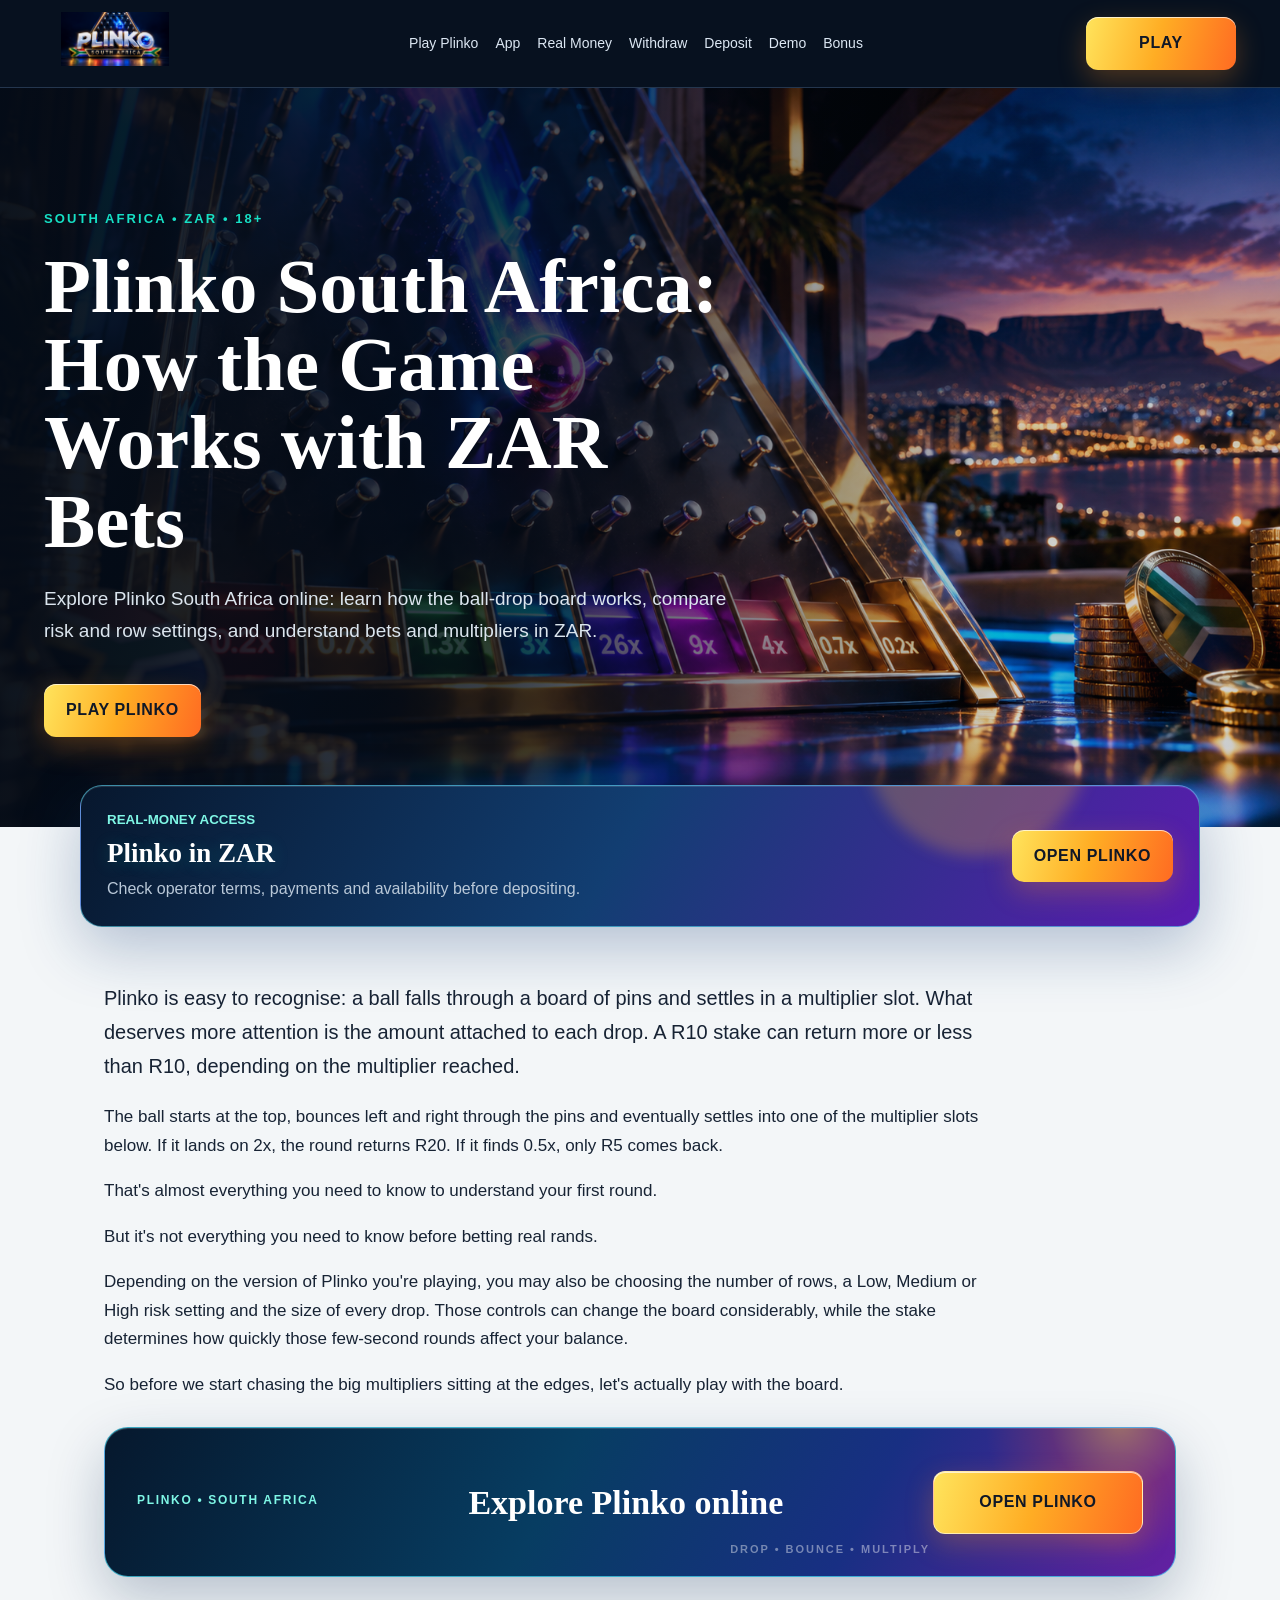
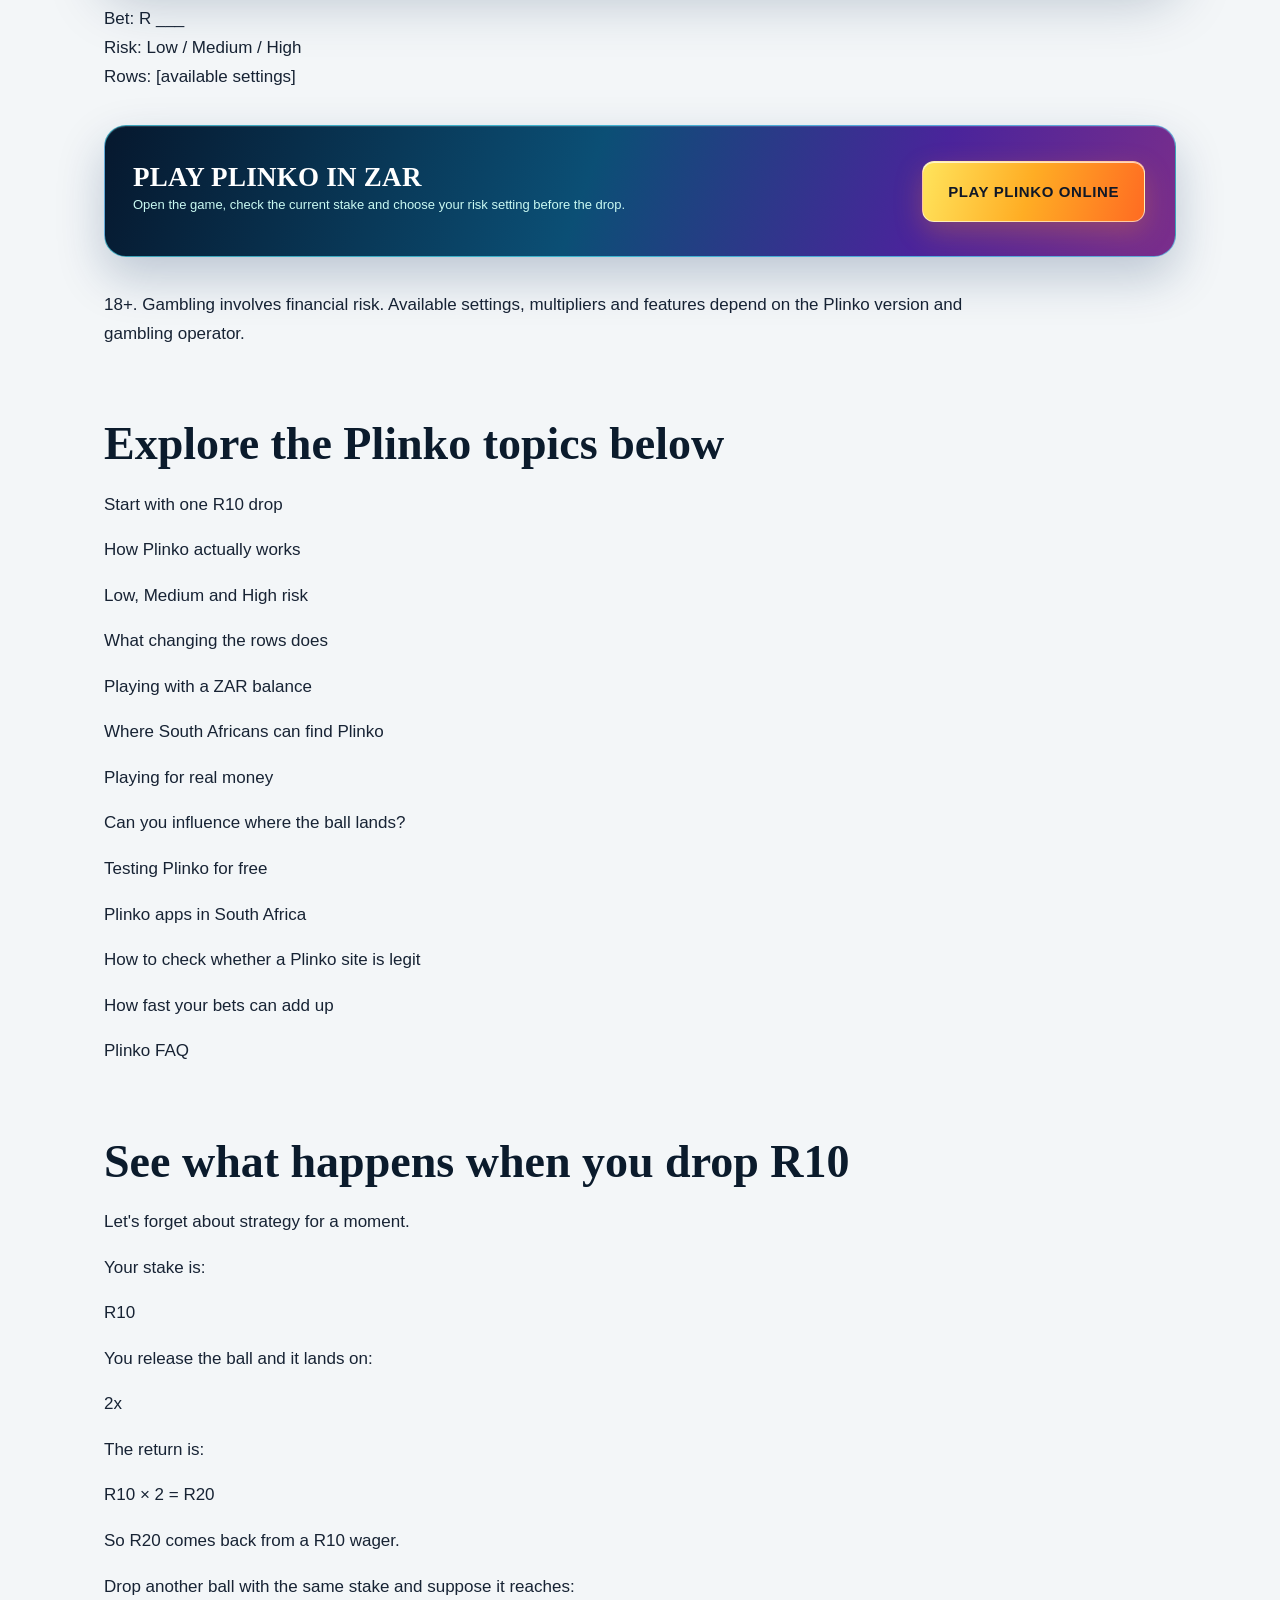
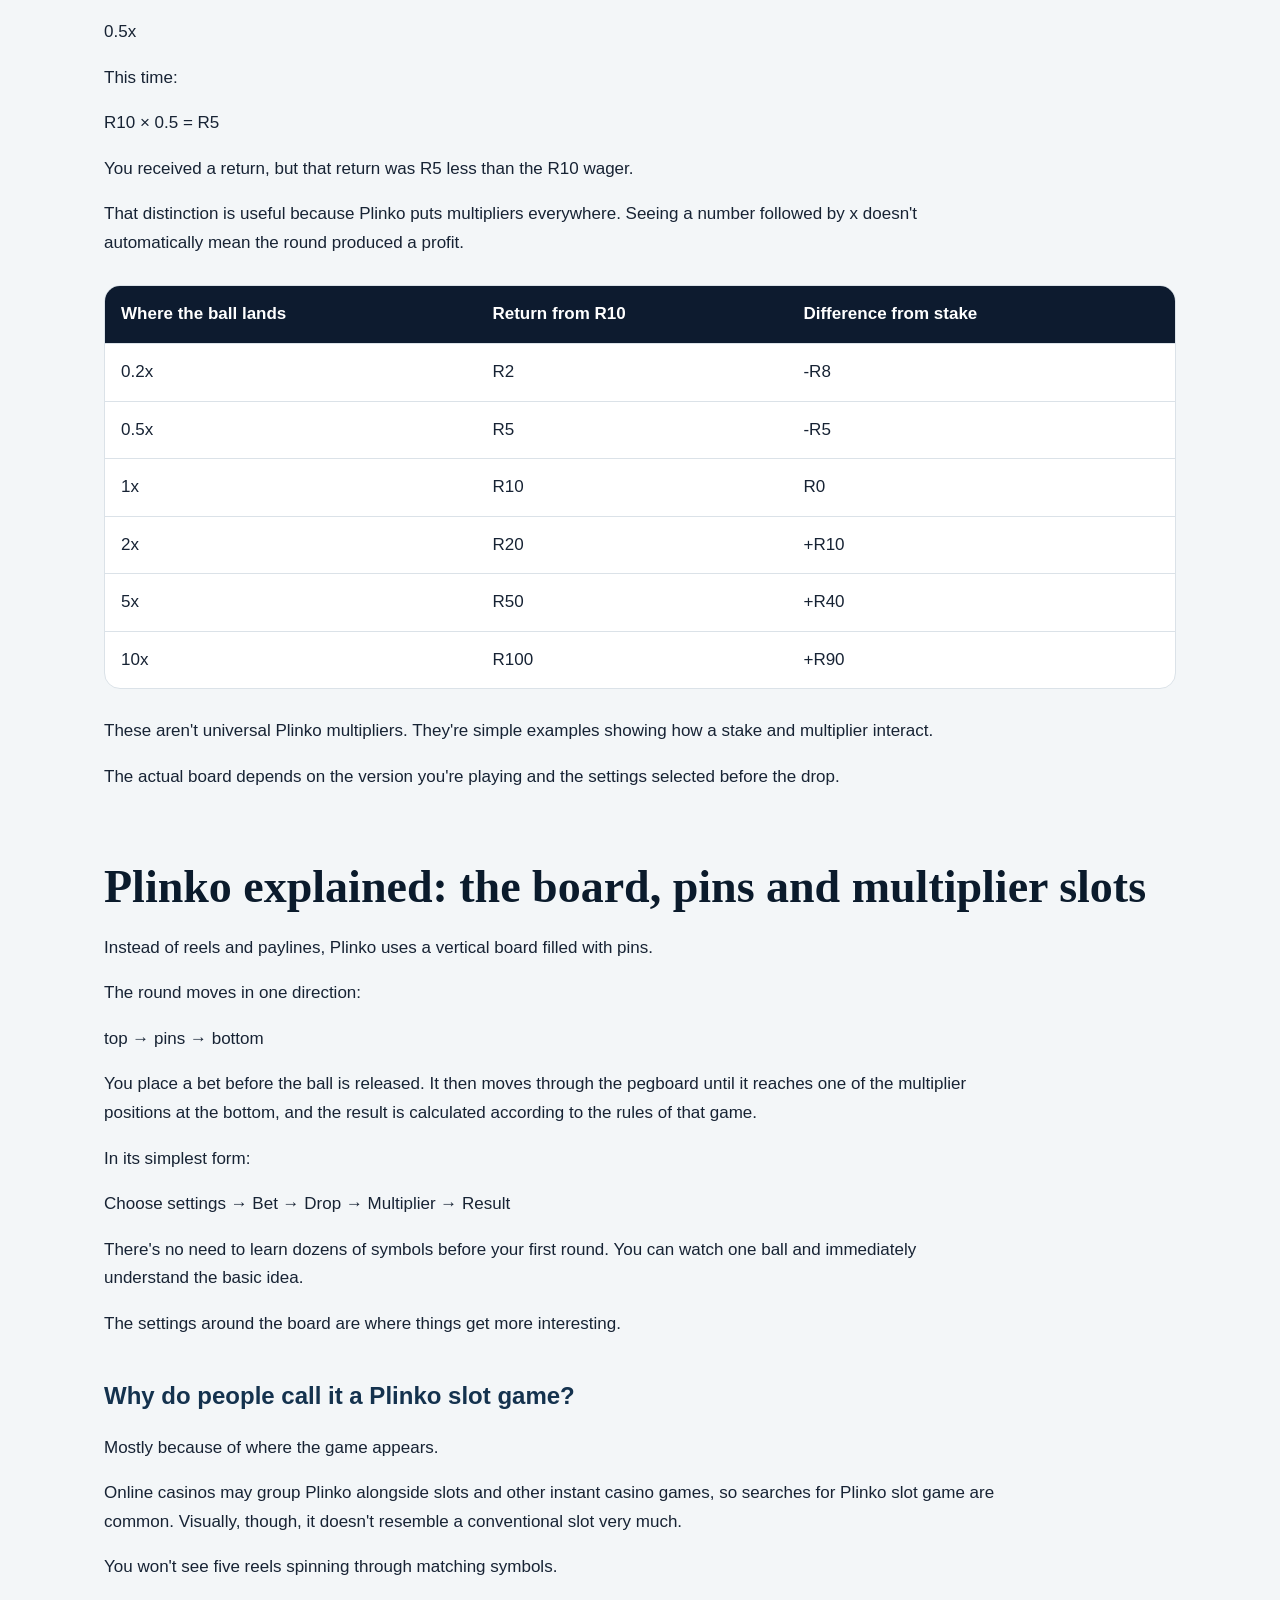
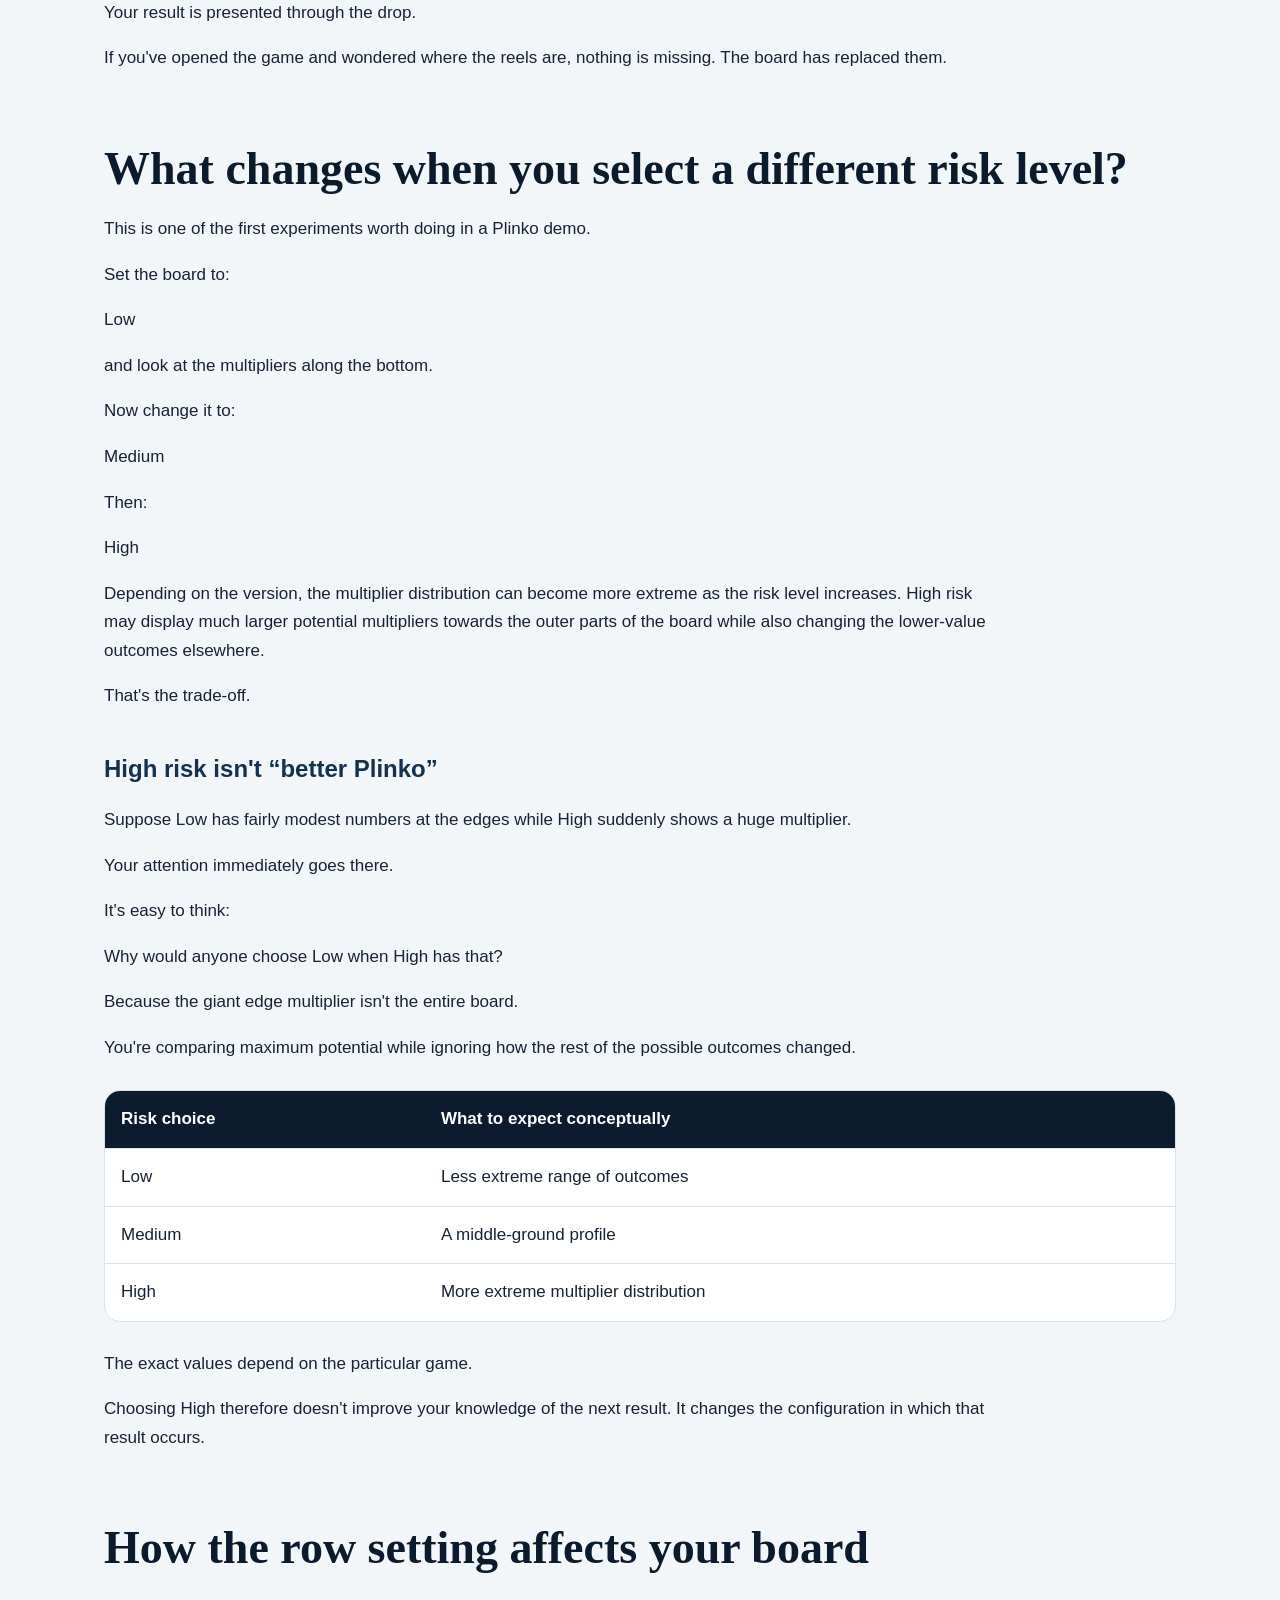
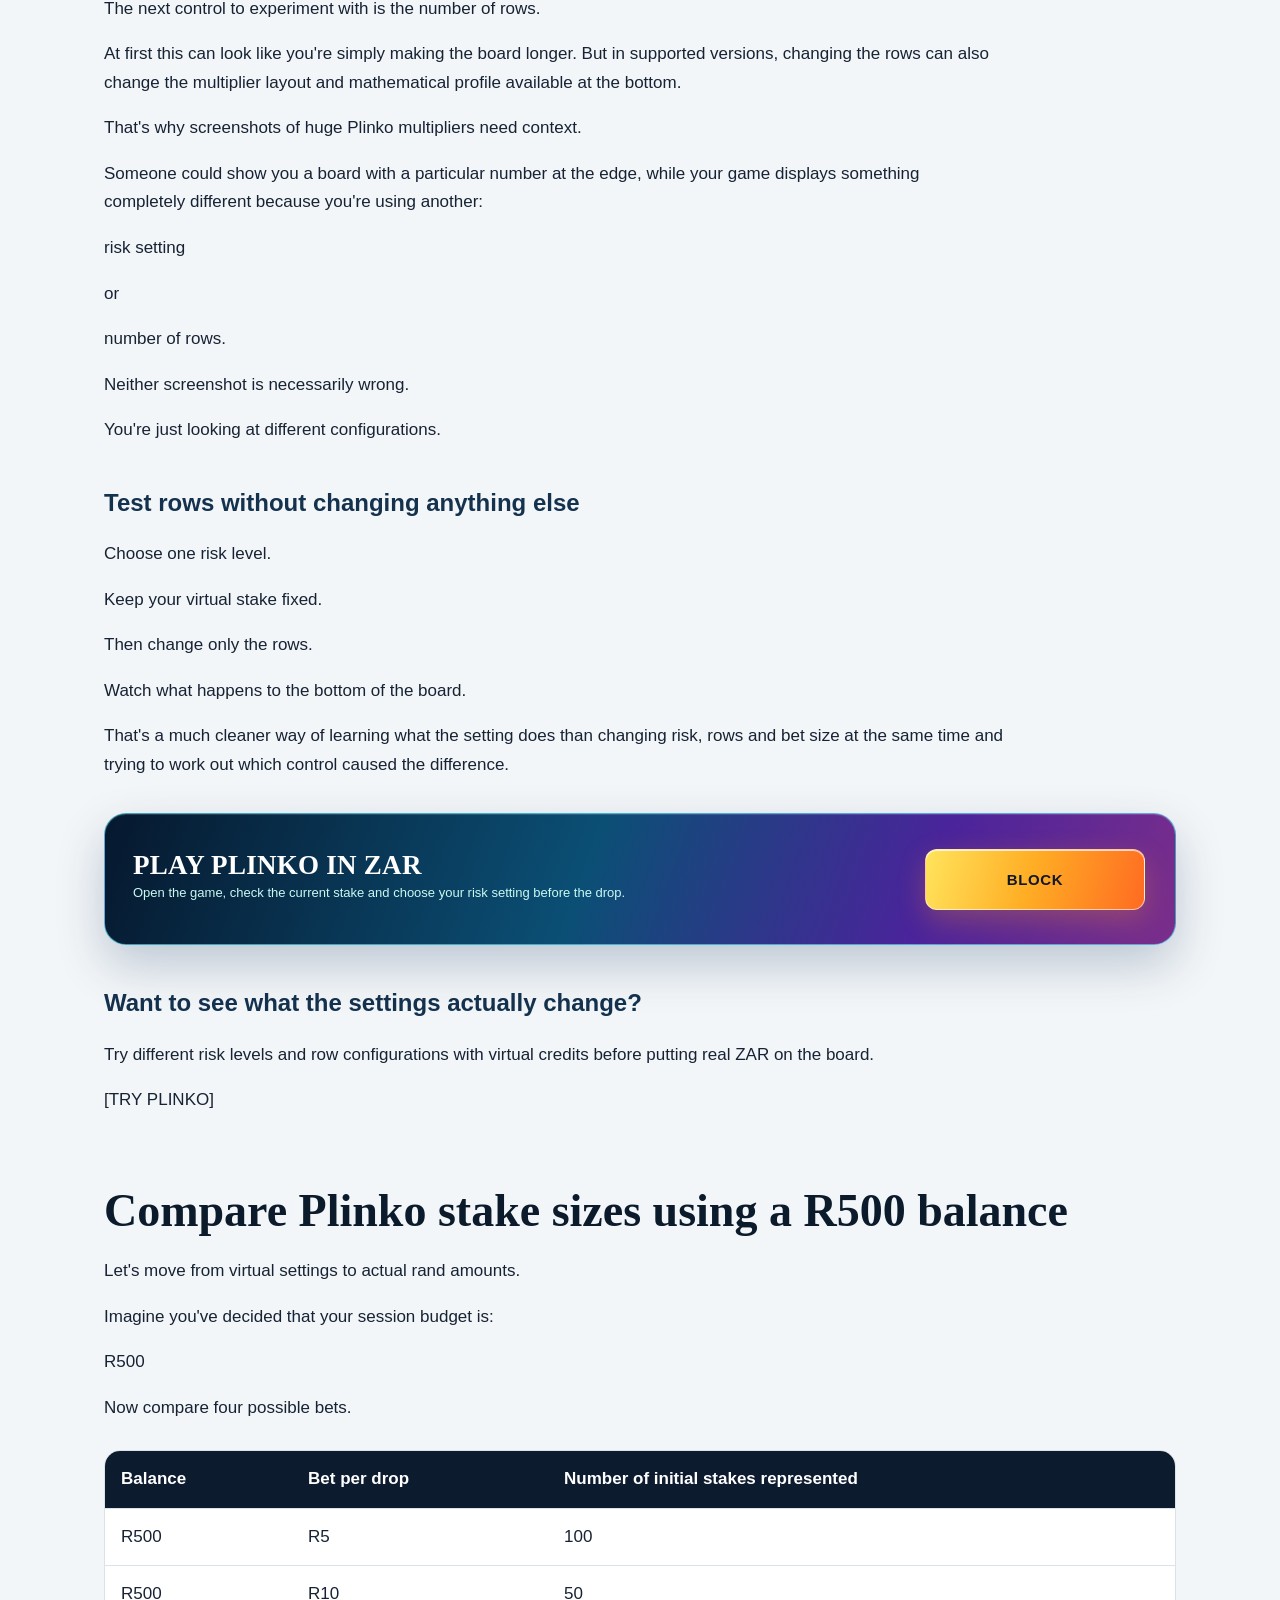
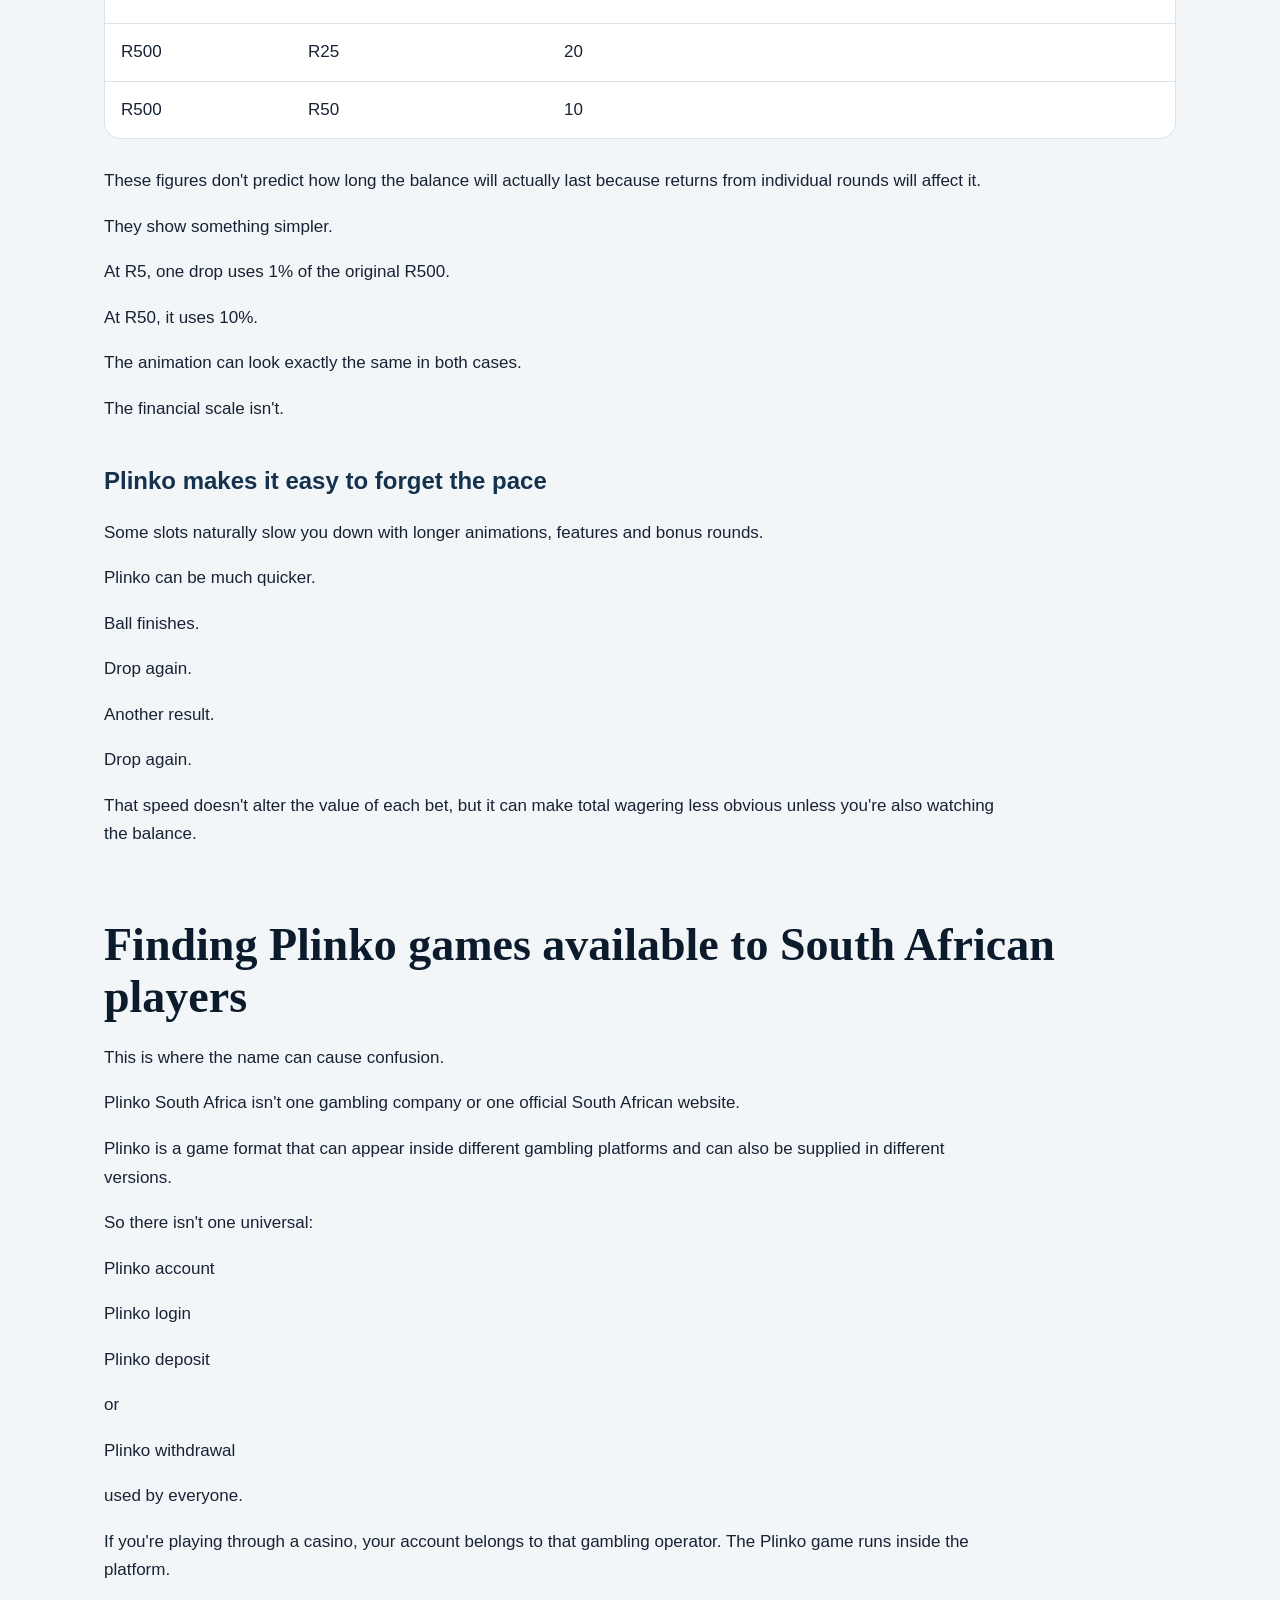
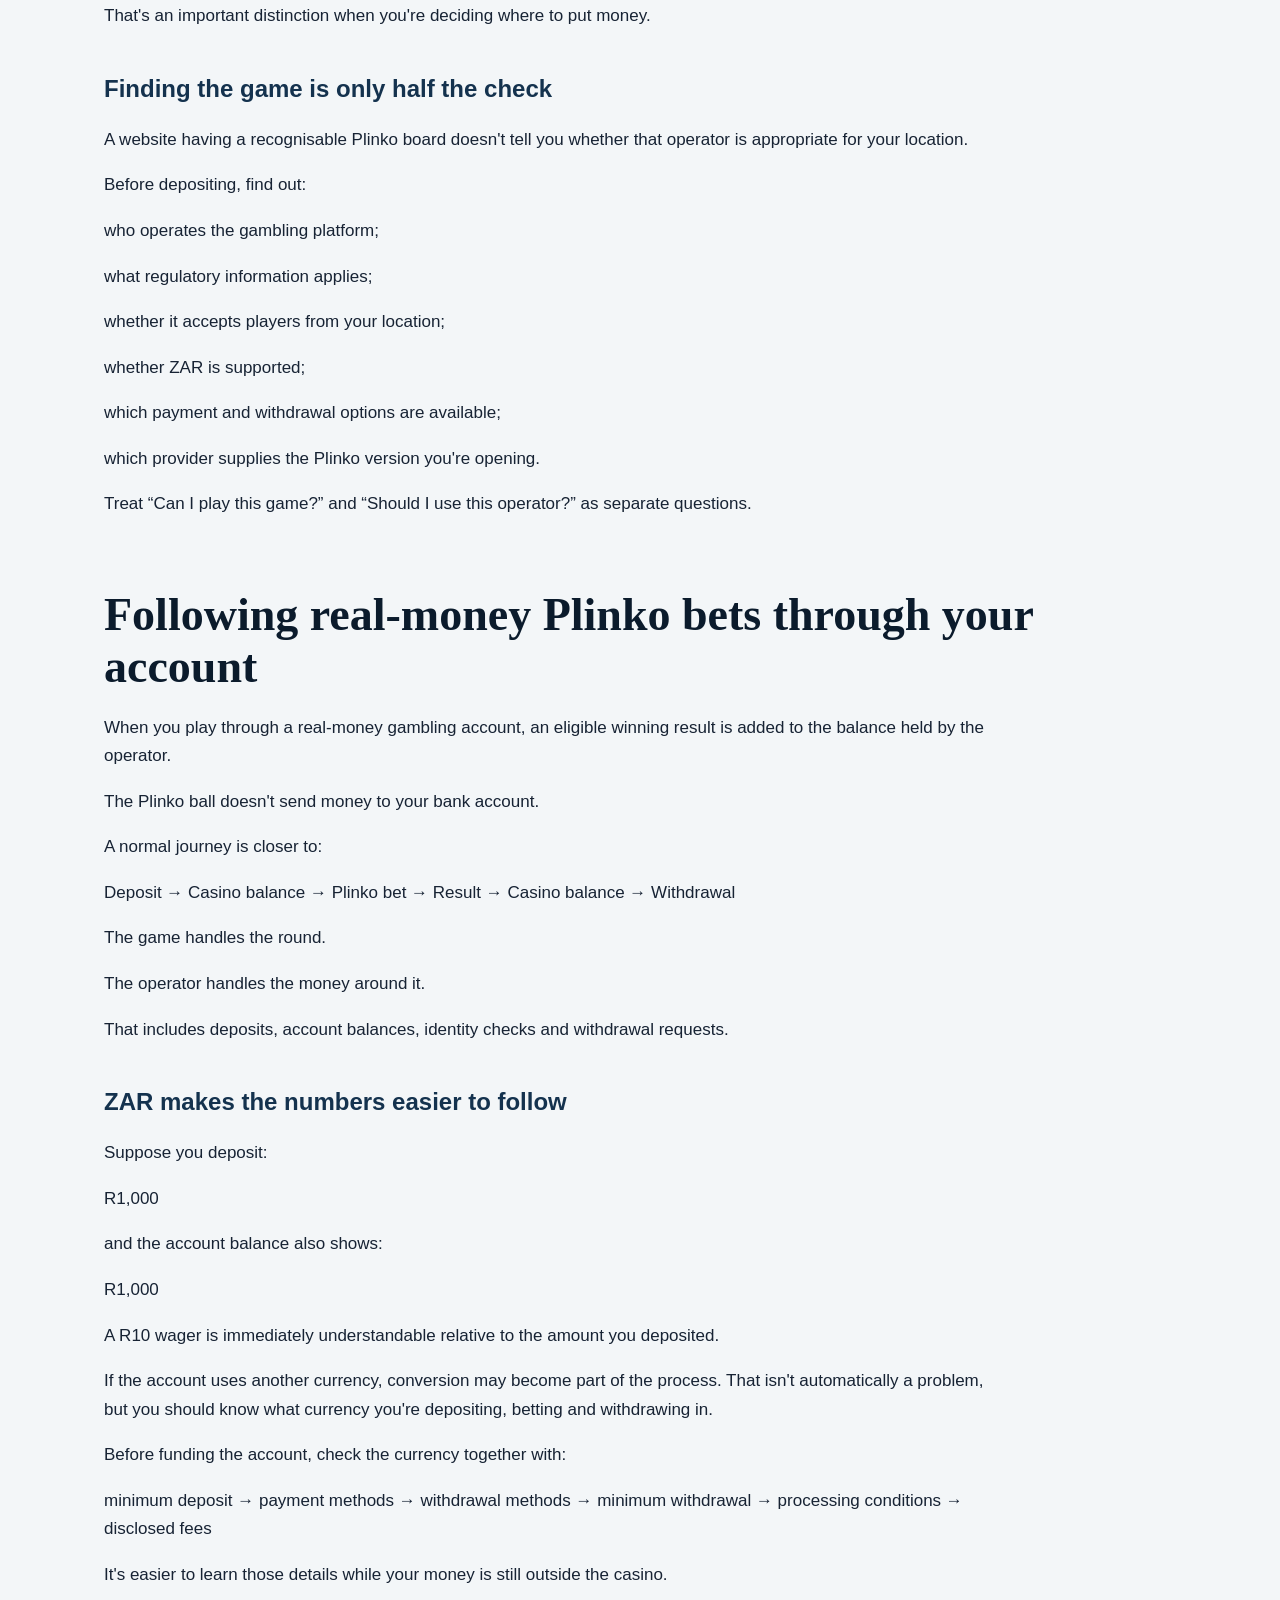
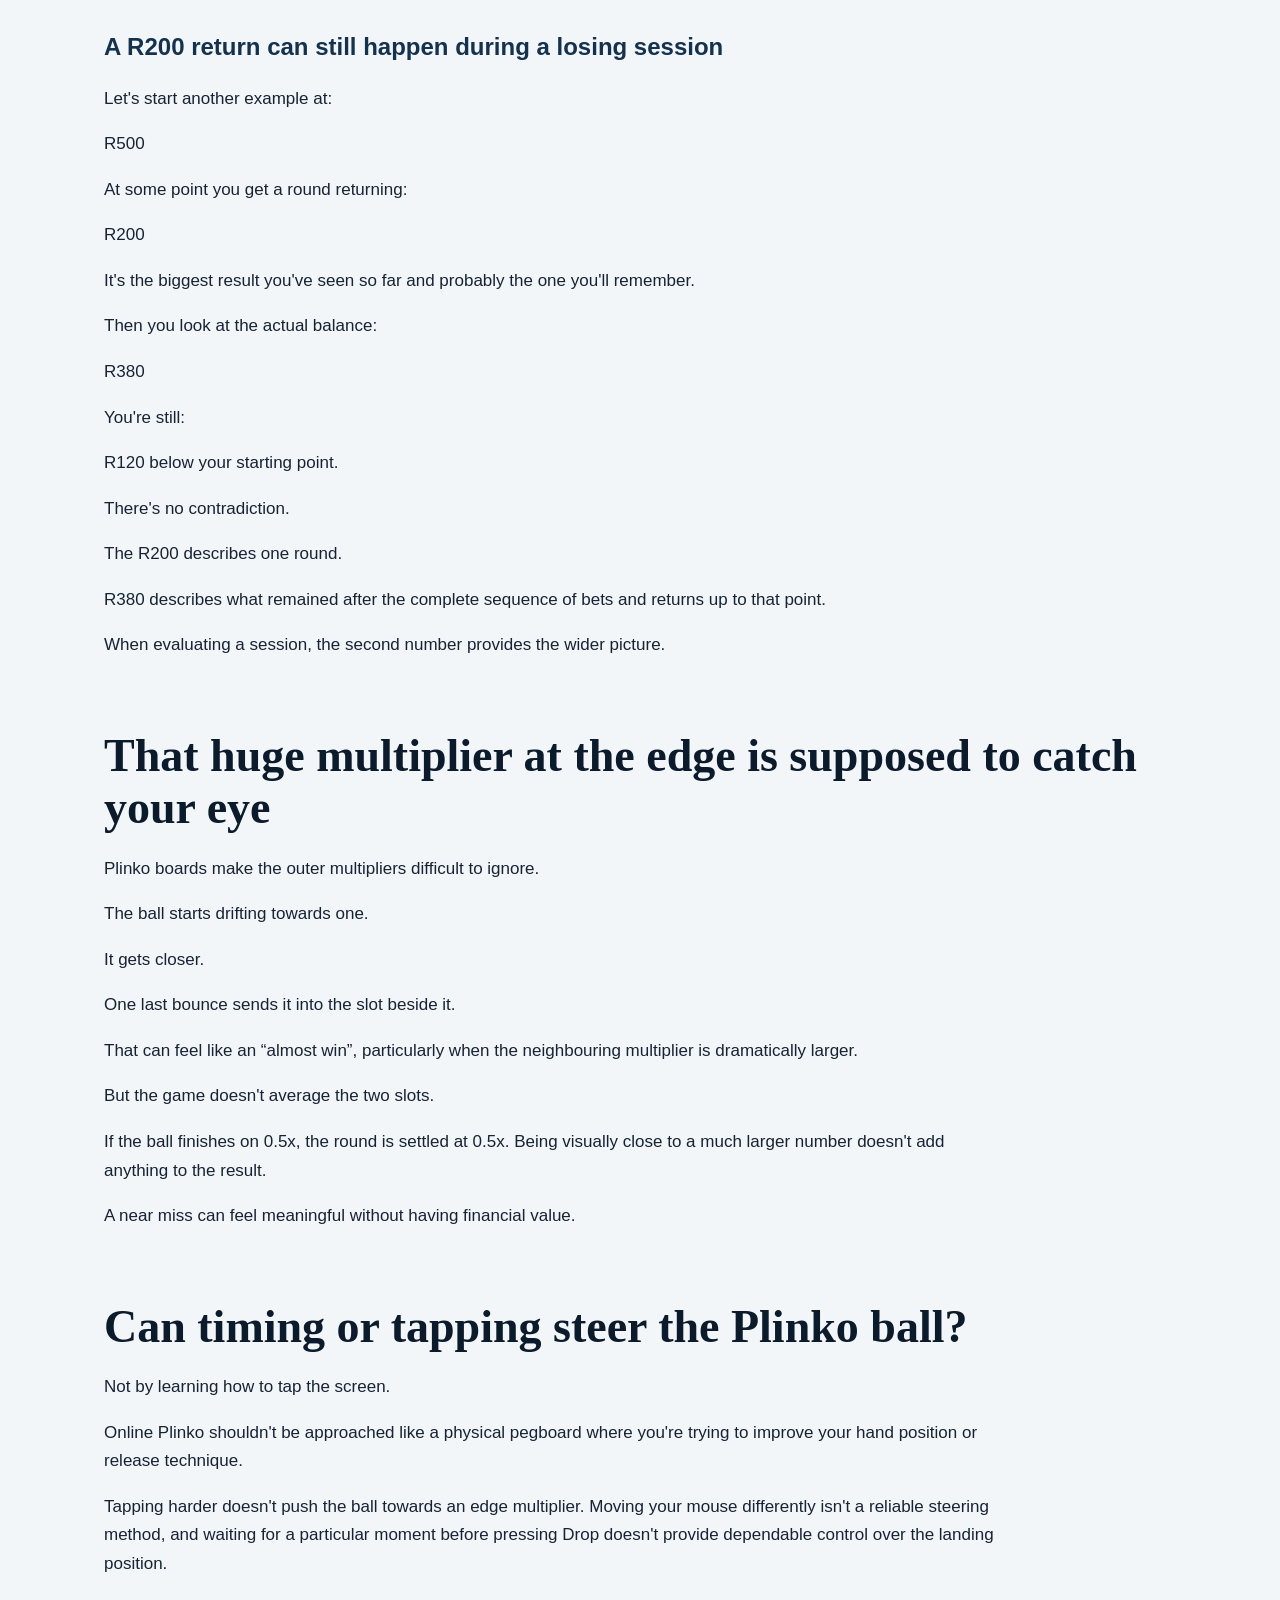
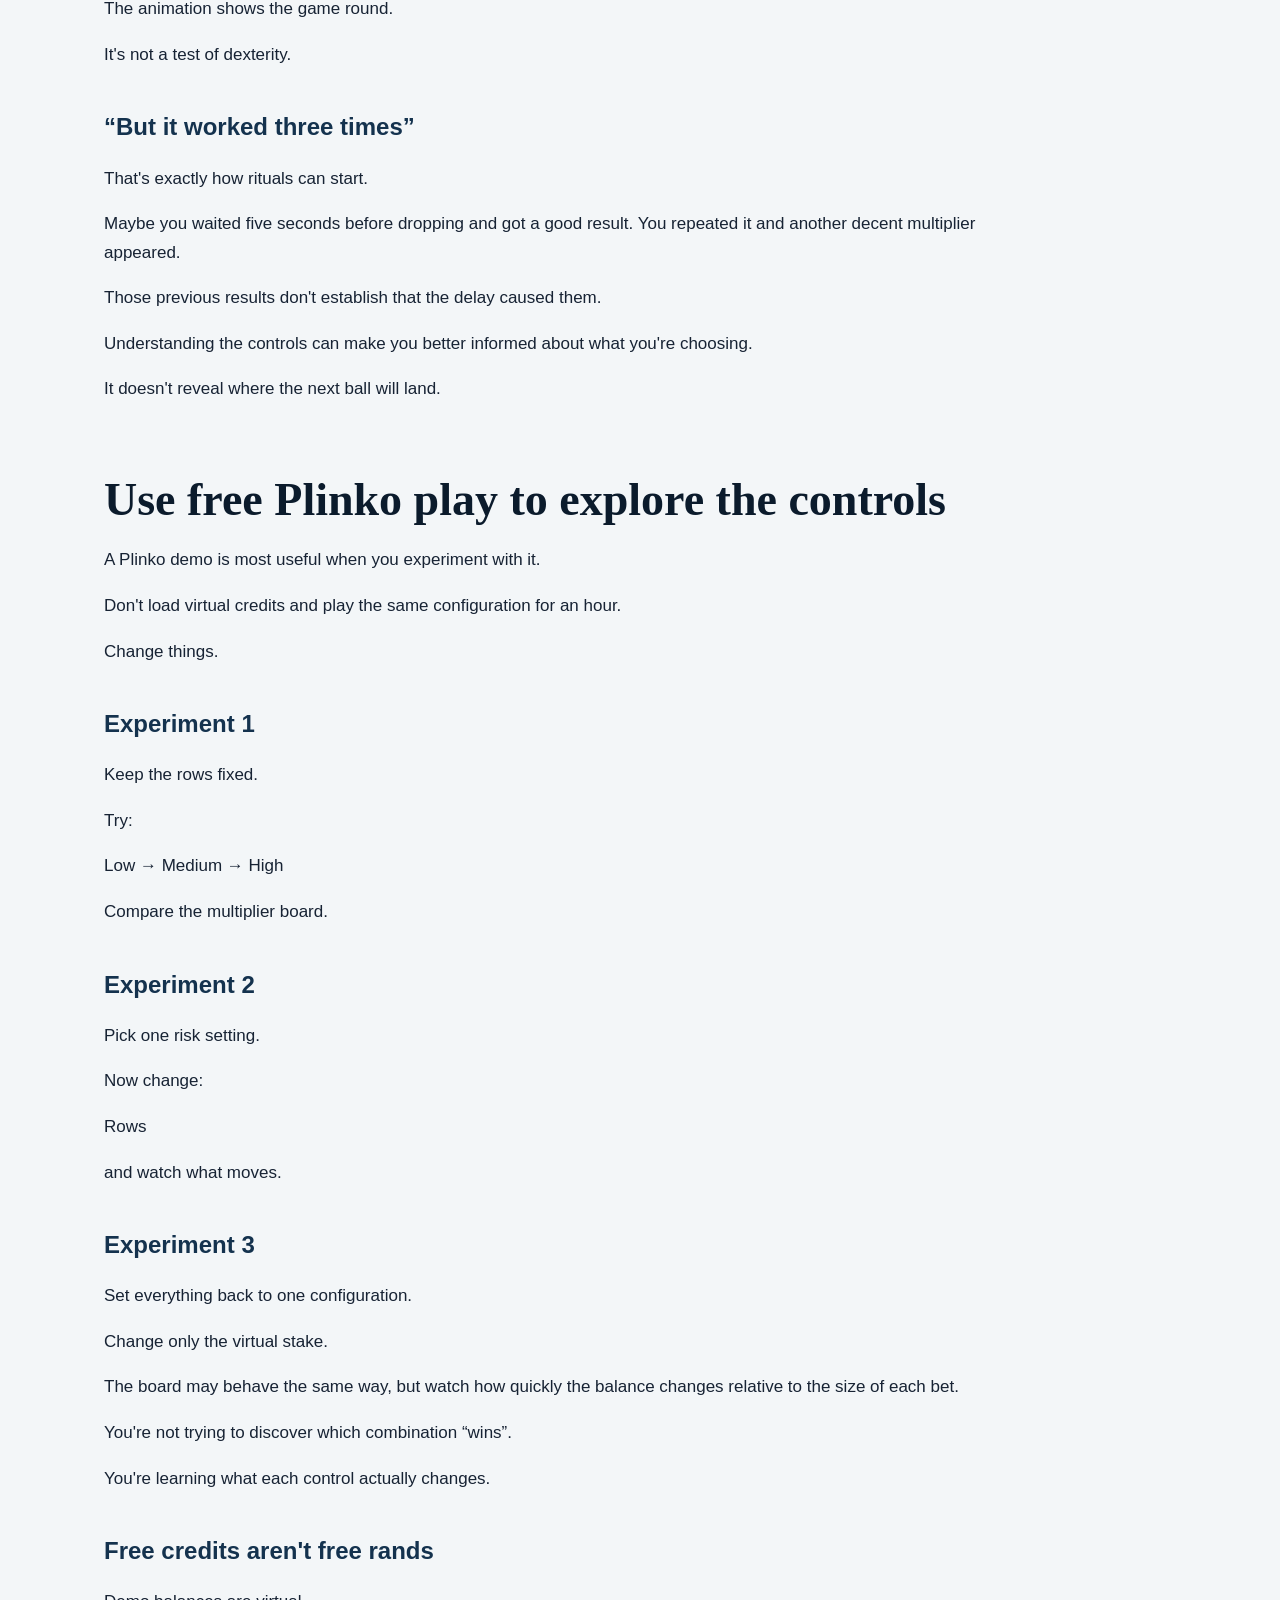
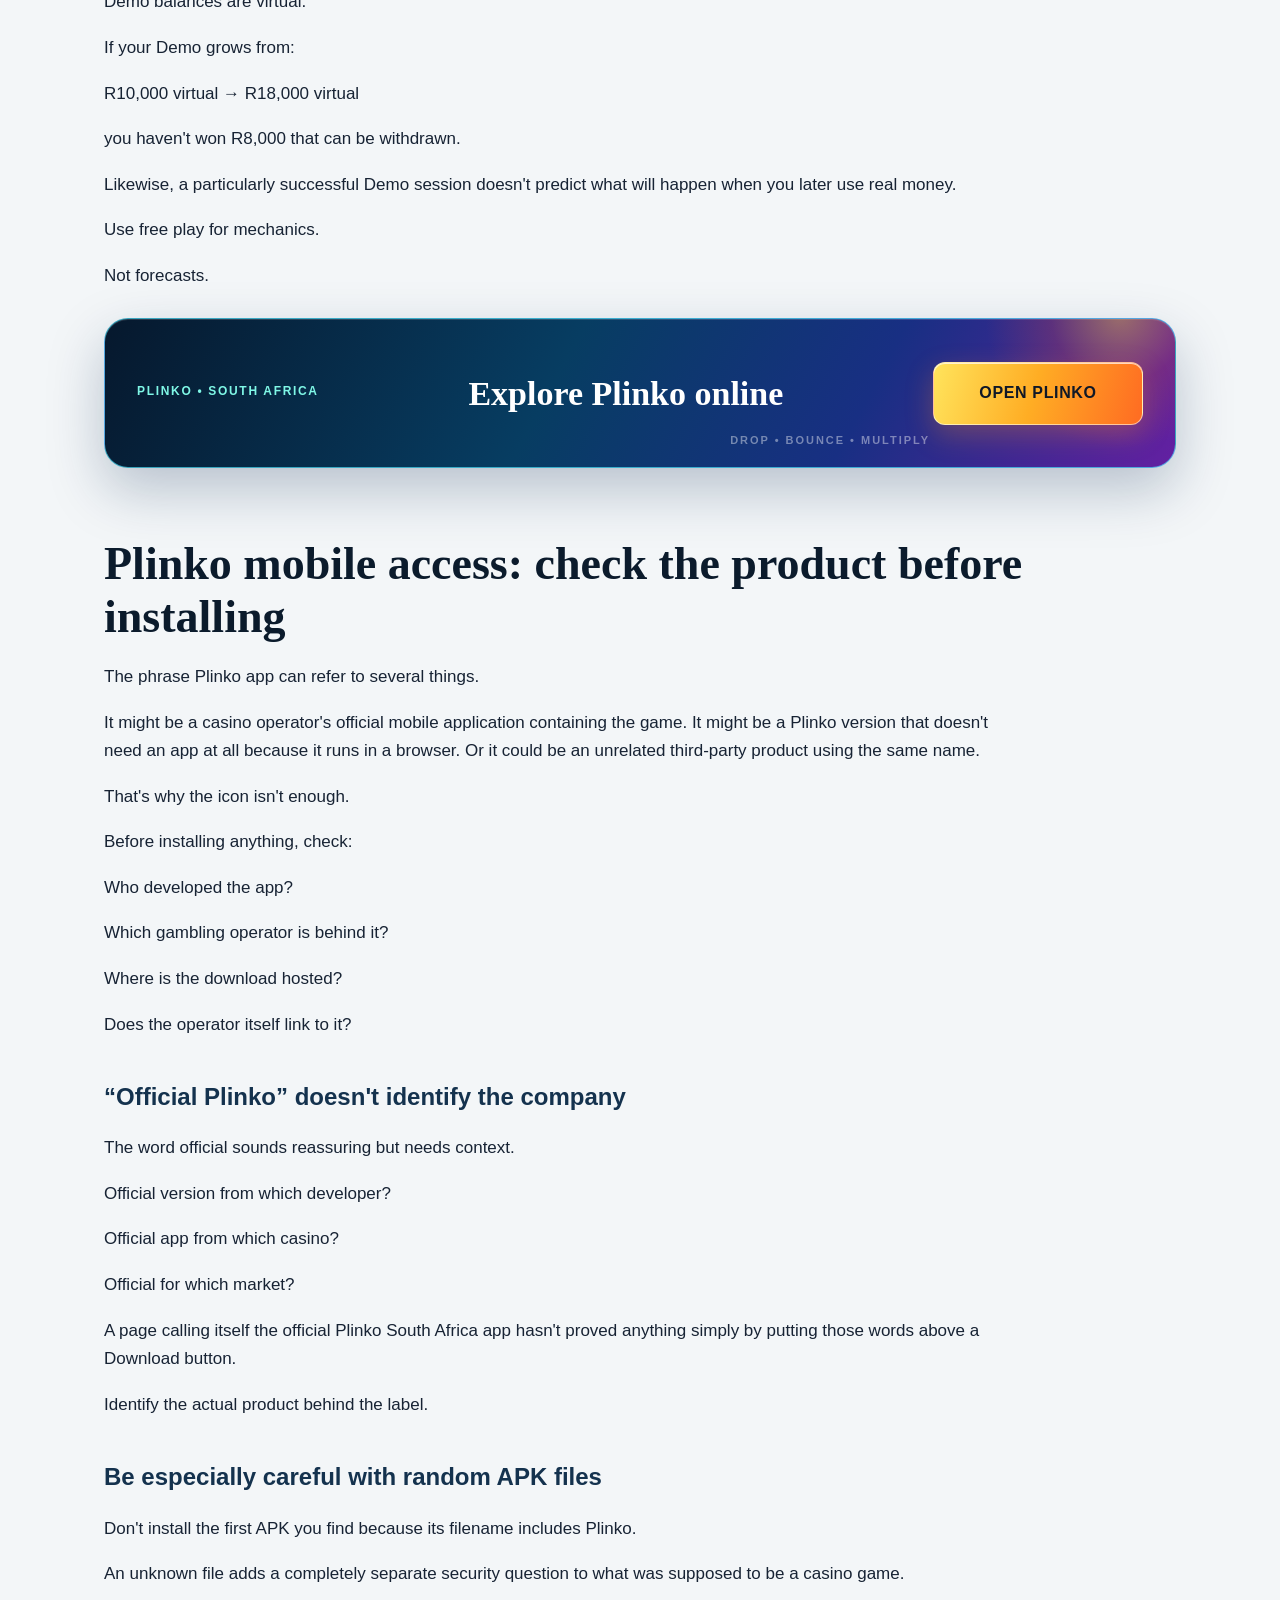
<file: plinko-south-africa/index.html>
<!DOCTYPE html>

<html lang="en-ZA"><head><meta charset="utf-8"/><meta content="width=device-width,initial-scale=1" name="viewport"/><title>Plinko South Africa: Play Online and Understand ZAR Bets</title><meta content="Explore Plinko South Africa online: learn how the ball-drop board works, compare risk and row settings, and understand bets and multipliers in ZAR." name="description"/><link href="https://plinkosa.com/plinko-south-africa/" rel="canonical"/><meta content="index,follow" name="robots"/><meta content="Plinko South Africa: Play Online and Understand ZAR Bets" property="og:title"><meta content="Explore Plinko South Africa online: learn how the ball-drop board works, compare risk and row settings, and understand bets and multipliers in ZAR." property="og:description"/><meta content="website" property="og:type"/><meta content="https://plinkosa.com/plinko-south-africa/" property="og:url"/><meta content="https://plinkosa.com/assets/img/hero.png" property="og:image"/><meta content="summary_large_image" name="twitter:card"/><link href="/assets/img/favicon.png" rel="icon"/><link href="/assets/css/site.css" rel="stylesheet"/></meta><meta content="bRMD8AXORQLoJO9plucxzTzAaBfVdrbZieGT1wNOD2o" name="google-site-verification"/></head><body>
<header><div class="head"><a class="brand" href="/plinko-south-africa/"><img alt="Plinko South Africa" src="/assets/img/logo.png"/></a><nav><a href="/plinko-south-africa/">Play Plinko</a><a href="/plinko-app-download/">App</a><a href="/plinko-real-money/">Real Money</a><a href="/plinko-withdrawal/">Withdraw</a><a href="/plinko-deposit/">Deposit</a><a href="/plinko-demo/">Demo</a><a href="/plinko-bonus/">Bonus</a></nav><a class="head-cta" href="/go/">PLAY</a></div></header>
<main><section class="hero"><img alt="Plinko South Africa: Drop the Ball, Bet in ZAR and Learn the Board" src="/assets/img/hero.png"/><div class="hero-shade"></div><div class="hero-copy"><span class="eyebrow">SOUTH AFRICA • ZAR • 18+</span><h1>Plinko South Africa: How the Game Works with ZAR Bets</h1><p>Explore Plinko South Africa online: learn how the ball-drop board works, compare risk and row settings, and understand bets and multipliers in ZAR.</p><a class="cta-button hero-btn" href="/go/">PLAY PLINKO</a></div></section>
<div class="top-offer"><div><small>REAL-MONEY ACCESS</small><strong>Plinko in ZAR</strong><span>Check operator terms, payments and availability before depositing.</span></div><a class="cta-button" href="/go/">OPEN PLINKO</a></div>
<article class="content"><p>Plinko is easy to recognise: a ball falls through a board of pins and settles in a multiplier slot. What deserves more attention is the amount attached to each drop. A R10 stake can return more or less than R10, depending on the multiplier reached.</p>
<p>The ball starts at the top, bounces left and right through the pins and eventually settles into one of the multiplier slots below. If it lands on 2x, the round returns R20. If it finds 0.5x, only R5 comes back.</p>
<p>That's almost everything you need to know to understand your first round.</p>
<p>But it's not everything you need to know before betting real rands.</p>
<p>Depending on the version of Plinko you're playing, you may also be choosing the number of rows, a Low, Medium or High risk setting and the size of every drop. Those controls can change the board considerably, while the stake determines how quickly those few-second rounds affect your balance.</p>
<p>So before we start chasing the big multipliers sitting at the edges, let's actually play with the board.</p>
<div class="game-panel"><span>PLINKO • SOUTH AFRICA</span><b>Explore Plinko online</b><a class="cta-button" href="/go/">OPEN PLINKO</a></div>
<p>Bet: R ___<br/>Risk: Low / Medium / High<br/>Rows: [available settings]</p>
<div class="inline-cta"><a class="cta-button" href="/go/">PLAY PLINKO ONLINE</a></div>
<p>18+. Gambling involves financial risk. Available settings, multipliers and features depend on the Plinko version and gambling operator.</p>
<h2 id="explore-the-plinko-topics-below">Explore the Plinko topics below</h2>
<p>Start with one R10 drop</p>
<p>How Plinko actually works</p>
<p>Low, Medium and High risk</p>
<p>What changing the rows does</p>
<p>Playing with a ZAR balance</p>
<p>Where South Africans can find Plinko</p>
<p>Playing for real money</p>
<p>Can you influence where the ball lands?</p>
<p>Testing Plinko for free</p>
<p>Plinko apps in South Africa</p>
<p>How to check whether a Plinko site is legit</p>
<p>How fast your bets can add up</p>
<p>Plinko FAQ</p>
<h2 id="r10-drop">See what happens when you drop R10</h2>
<p>Let's forget about strategy for a moment.</p>
<p>Your stake is:</p>
<p>R10</p>
<p>You release the ball and it lands on:</p>
<p>2x</p>
<p>The return is:</p>
<p>R10 × 2 = R20</p>
<p>So R20 comes back from a R10 wager.</p>
<p>Drop another ball with the same stake and suppose it reaches:</p>
<p>0.5x</p>
<p>This time:</p>
<p>R10 × 0.5 = R5</p>
<p>You received a return, but that return was R5 less than the R10 wager.</p>
<p>That distinction is useful because Plinko puts multipliers everywhere. Seeing a number followed by x doesn't automatically mean the round produced a profit.</p>
<div class="table-wrap"><table><tr><th>Where the ball lands</th><th>Return from R10</th><th>Difference from stake</th></tr><tr><td>0.2x</td><td>R2</td><td>-R8</td></tr><tr><td>0.5x</td><td>R5</td><td>-R5</td></tr><tr><td>1x</td><td>R10</td><td>R0</td></tr><tr><td>2x</td><td>R20</td><td>+R10</td></tr><tr><td>5x</td><td>R50</td><td>+R40</td></tr><tr><td>10x</td><td>R100</td><td>+R90</td></tr></table></div>
<p>These aren't universal Plinko multipliers. They're simple examples showing how a stake and multiplier interact.</p>
<p>The actual board depends on the version you're playing and the settings selected before the drop.</p>
<h2 id="how-it-works">Plinko explained: the board, pins and multiplier slots</h2>
<p>Instead of reels and paylines, Plinko uses a vertical board filled with pins.</p>
<p>The round moves in one direction:</p>
<p>top → pins → bottom</p>
<p>You place a bet before the ball is released. It then moves through the pegboard until it reaches one of the multiplier positions at the bottom, and the result is calculated according to the rules of that game.</p>
<p>In its simplest form:</p>
<p>Choose settings → Bet → Drop → Multiplier → Result</p>
<p>There's no need to learn dozens of symbols before your first round. You can watch one ball and immediately understand the basic idea.</p>
<p>The settings around the board are where things get more interesting.</p>
<h3 id="why-do-people-call-it-a-plinko-slot-game">Why do people call it a Plinko slot game?</h3>
<p>Mostly because of where the game appears.</p>
<p>Online casinos may group Plinko alongside slots and other instant casino games, so searches for Plinko slot game are common. Visually, though, it doesn't resemble a conventional slot very much.</p>
<p>You won't see five reels spinning through matching symbols.</p>
<p>Your result is presented through the drop.</p>
<p>If you've opened the game and wondered where the reels are, nothing is missing. The board has replaced them.</p>
<h2 id="risk">What changes when you select a different risk level?</h2>
<p>This is one of the first experiments worth doing in a Plinko demo.</p>
<p>Set the board to:</p>
<p>Low</p>
<p>and look at the multipliers along the bottom.</p>
<p>Now change it to:</p>
<p>Medium</p>
<p>Then:</p>
<p>High</p>
<p>Depending on the version, the multiplier distribution can become more extreme as the risk level increases. High risk may display much larger potential multipliers towards the outer parts of the board while also changing the lower-value outcomes elsewhere.</p>
<p>That's the trade-off.</p>
<h3 id="high-risk-isn-t-better-plinko">High risk isn't “better Plinko”</h3>
<p>Suppose Low has fairly modest numbers at the edges while High suddenly shows a huge multiplier.</p>
<p>Your attention immediately goes there.</p>
<p>It's easy to think:</p>
<p>Why would anyone choose Low when High has that?</p>
<p>Because the giant edge multiplier isn't the entire board.</p>
<p>You're comparing maximum potential while ignoring how the rest of the possible outcomes changed.</p>
<div class="table-wrap"><table><tr><th>Risk choice</th><th>What to expect conceptually</th></tr><tr><td>Low</td><td>Less extreme range of outcomes</td></tr><tr><td>Medium</td><td>A middle-ground profile</td></tr><tr><td>High</td><td>More extreme multiplier distribution</td></tr></table></div>
<p>The exact values depend on the particular game.</p>
<p>Choosing High therefore doesn't improve your knowledge of the next result. It changes the configuration in which that result occurs.</p>
<h2 id="rows">How the row setting affects your board</h2>
<p>The next control to experiment with is the number of rows.</p>
<p>At first this can look like you're simply making the board longer. But in supported versions, changing the rows can also change the multiplier layout and mathematical profile available at the bottom.</p>
<p>That's why screenshots of huge Plinko multipliers need context.</p>
<p>Someone could show you a board with a particular number at the edge, while your game displays something completely different because you're using another:</p>
<p>risk setting</p>
<p>or</p>
<p>number of rows.</p>
<p>Neither screenshot is necessarily wrong.</p>
<p>You're just looking at different configurations.</p>
<h3 id="test-rows-without-changing-anything-else">Test rows without changing anything else</h3>
<p>Choose one risk level.</p>
<p>Keep your virtual stake fixed.</p>
<p>Then change only the rows.</p>
<p>Watch what happens to the bottom of the board.</p>
<p>That's a much cleaner way of learning what the setting does than changing risk, rows and bet size at the same time and trying to work out which control caused the difference.</p>
<div class="inline-cta"><a class="cta-button" href="/go/">BLOCK</a></div>
<h3 id="want-to-see-what-the-settings-actually-change">Want to see what the settings actually change?</h3>
<p>Try different risk levels and row configurations with virtual credits before putting real ZAR on the board.</p>
<p>[TRY PLINKO]</p>
<h2 id="zar">Compare Plinko stake sizes using a R500 balance</h2>
<p>Let's move from virtual settings to actual rand amounts.</p>
<p>Imagine you've decided that your session budget is:</p>
<p>R500</p>
<p>Now compare four possible bets.</p>
<div class="table-wrap"><table><tr><th>Balance</th><th>Bet per drop</th><th>Number of initial stakes represented</th></tr><tr><td>R500</td><td>R5</td><td>100</td></tr><tr><td>R500</td><td>R10</td><td>50</td></tr><tr><td>R500</td><td>R25</td><td>20</td></tr><tr><td>R500</td><td>R50</td><td>10</td></tr></table></div>
<p>These figures don't predict how long the balance will actually last because returns from individual rounds will affect it.</p>
<p>They show something simpler.</p>
<p>At R5, one drop uses 1% of the original R500.</p>
<p>At R50, it uses 10%.</p>
<p>The animation can look exactly the same in both cases.</p>
<p>The financial scale isn't.</p>
<h3 id="plinko-makes-it-easy-to-forget-the-pace">Plinko makes it easy to forget the pace</h3>
<p>Some slots naturally slow you down with longer animations, features and bonus rounds.</p>
<p>Plinko can be much quicker.</p>
<p>Ball finishes.</p>
<p>Drop again.</p>
<p>Another result.</p>
<p>Drop again.</p>
<p>That speed doesn't alter the value of each bet, but it can make total wagering less obvious unless you're also watching the balance.</p>
<h2 id="online-sa">Finding Plinko games available to South African players</h2>
<p>This is where the name can cause confusion.</p>
<p>Plinko South Africa isn't one gambling company or one official South African website.</p>
<p>Plinko is a game format that can appear inside different gambling platforms and can also be supplied in different versions.</p>
<p>So there isn't one universal:</p>
<p>Plinko account</p>
<p>Plinko login</p>
<p>Plinko deposit</p>
<p>or</p>
<p>Plinko withdrawal</p>
<p>used by everyone.</p>
<p>If you're playing through a casino, your account belongs to that gambling operator. The Plinko game runs inside the platform.</p>
<p>That's an important distinction when you're deciding where to put money.</p>
<h3 id="finding-the-game-is-only-half-the-check">Finding the game is only half the check</h3>
<p>A website having a recognisable Plinko board doesn't tell you whether that operator is appropriate for your location.</p>
<p>Before depositing, find out:</p>
<p>who operates the gambling platform;</p>
<p>what regulatory information applies;</p>
<p>whether it accepts players from your location;</p>
<p>whether ZAR is supported;</p>
<p>which payment and withdrawal options are available;</p>
<p>which provider supplies the Plinko version you're opening.</p>
<p>Treat “Can I play this game?” and “Should I use this operator?” as separate questions.</p>
<h2 id="real-money">Following real-money Plinko bets through your account</h2>
<p>When you play through a real-money gambling account, an eligible winning result is added to the balance held by the operator.</p>
<p>The Plinko ball doesn't send money to your bank account.</p>
<p>A normal journey is closer to:</p>
<p>Deposit → Casino balance → Plinko bet → Result → Casino balance → Withdrawal</p>
<p>The game handles the round.</p>
<p>The operator handles the money around it.</p>
<p>That includes deposits, account balances, identity checks and withdrawal requests.</p>
<h3 id="zar-makes-the-numbers-easier-to-follow">ZAR makes the numbers easier to follow</h3>
<p>Suppose you deposit:</p>
<p>R1,000</p>
<p>and the account balance also shows:</p>
<p>R1,000</p>
<p>A R10 wager is immediately understandable relative to the amount you deposited.</p>
<p>If the account uses another currency, conversion may become part of the process. That isn't automatically a problem, but you should know what currency you're depositing, betting and withdrawing in.</p>
<p>Before funding the account, check the currency together with:</p>
<p>minimum deposit → payment methods → withdrawal methods → minimum withdrawal → processing conditions → disclosed fees</p>
<p>It's easier to learn those details while your money is still outside the casino.</p>
<h3 id="a-r200-return-can-still-happen-during-a-losing-session">A R200 return can still happen during a losing session</h3>
<p>Let's start another example at:</p>
<p>R500</p>
<p>At some point you get a round returning:</p>
<p>R200</p>
<p>It's the biggest result you've seen so far and probably the one you'll remember.</p>
<p>Then you look at the actual balance:</p>
<p>R380</p>
<p>You're still:</p>
<p>R120 below your starting point.</p>
<p>There's no contradiction.</p>
<p>The R200 describes one round.</p>
<p>R380 describes what remained after the complete sequence of bets and returns up to that point.</p>
<p>When evaluating a session, the second number provides the wider picture.</p>
<h2 id="that-huge-multiplier-at-the-edge-is-supposed-to-catch-your-eye">That huge multiplier at the edge is supposed to catch your eye</h2>
<p>Plinko boards make the outer multipliers difficult to ignore.</p>
<p>The ball starts drifting towards one.</p>
<p>It gets closer.</p>
<p>One last bounce sends it into the slot beside it.</p>
<p>That can feel like an “almost win”, particularly when the neighbouring multiplier is dramatically larger.</p>
<p>But the game doesn't average the two slots.</p>
<p>If the ball finishes on 0.5x, the round is settled at 0.5x. Being visually close to a much larger number doesn't add anything to the result.</p>
<p>A near miss can feel meaningful without having financial value.</p>
<h2 id="control">Can timing or tapping steer the Plinko ball?</h2>
<p>Not by learning how to tap the screen.</p>
<p>Online Plinko shouldn't be approached like a physical pegboard where you're trying to improve your hand position or release technique.</p>
<p>Tapping harder doesn't push the ball towards an edge multiplier. Moving your mouse differently isn't a reliable steering method, and waiting for a particular moment before pressing Drop doesn't provide dependable control over the landing position.</p>
<p>The animation shows the game round.</p>
<p>It's not a test of dexterity.</p>
<h3 id="but-it-worked-three-times">“But it worked three times”</h3>
<p>That's exactly how rituals can start.</p>
<p>Maybe you waited five seconds before dropping and got a good result. You repeated it and another decent multiplier appeared.</p>
<p>Those previous results don't establish that the delay caused them.</p>
<p>Understanding the controls can make you better informed about what you're choosing.</p>
<p>It doesn't reveal where the next ball will land.</p>
<h2 id="free">Use free Plinko play to explore the controls</h2>
<p>A Plinko demo is most useful when you experiment with it.</p>
<p>Don't load virtual credits and play the same configuration for an hour.</p>
<p>Change things.</p>
<h3 id="experiment-1">Experiment 1</h3>
<p>Keep the rows fixed.</p>
<p>Try:</p>
<p>Low → Medium → High</p>
<p>Compare the multiplier board.</p>
<h3 id="experiment-2">Experiment 2</h3>
<p>Pick one risk setting.</p>
<p>Now change:</p>
<p>Rows</p>
<p>and watch what moves.</p>
<h3 id="experiment-3">Experiment 3</h3>
<p>Set everything back to one configuration.</p>
<p>Change only the virtual stake.</p>
<p>The board may behave the same way, but watch how quickly the balance changes relative to the size of each bet.</p>
<p>You're not trying to discover which combination “wins”.</p>
<p>You're learning what each control actually changes.</p>
<h3 id="free-credits-aren-t-free-rands">Free credits aren't free rands</h3>
<p>Demo balances are virtual.</p>
<p>If your Demo grows from:</p>
<p>R10,000 virtual → R18,000 virtual</p>
<p>you haven't won R8,000 that can be withdrawn.</p>
<p>Likewise, a particularly successful Demo session doesn't predict what will happen when you later use real money.</p>
<p>Use free play for mechanics.</p>
<p>Not forecasts.</p>
<div class="game-panel"><span>PLINKO • SOUTH AFRICA</span><b>Explore Plinko online</b><a class="cta-button" href="/go/">OPEN PLINKO</a></div>
<h2 id="app">Plinko mobile access: check the product before installing</h2>
<p>The phrase Plinko app can refer to several things.</p>
<p>It might be a casino operator's official mobile application containing the game. It might be a Plinko version that doesn't need an app at all because it runs in a browser. Or it could be an unrelated third-party product using the same name.</p>
<p>That's why the icon isn't enough.</p>
<p>Before installing anything, check:</p>
<p>Who developed the app?</p>
<p>Which gambling operator is behind it?</p>
<p>Where is the download hosted?</p>
<p>Does the operator itself link to it?</p>
<h3 id="official-plinko-doesn-t-identify-the-company">“Official Plinko” doesn't identify the company</h3>
<p>The word official sounds reassuring but needs context.</p>
<p>Official version from which developer?</p>
<p>Official app from which casino?</p>
<p>Official for which market?</p>
<p>A page calling itself the official Plinko South Africa app hasn't proved anything simply by putting those words above a Download button.</p>
<p>Identify the actual product behind the label.</p>
<h3 id="be-especially-careful-with-random-apk-files">Be especially careful with random APK files</h3>
<p>Don't install the first APK you find because its filename includes Plinko.</p>
<p>An unknown file adds a completely separate security question to what was supposed to be a casino game.</p>
<p>If a legitimate operator offers the game directly in your mobile browser, you may not need a standalone Plinko download at all.</p>
<h2 id="legit">Plinko is real. That doesn't make every Plinko advert real.</h2>
<p>This distinction matters in South Africa because people searching for the game may encounter adverts, apps and websites making very different claims.</p>
<p>The existence of Plinko as a genuine game format doesn't verify a particular promotion.</p>
<p>If an advert claims its version:</p>
<p>guarantees earnings</p>
<p>produces unusually large payouts</p>
<p>or is supposedly connected to a recognisable public figure, investigate the specific company and product rather than using the familiar Plinko board as evidence.</p>
<h3 id="six-checks-before-you-put-in-real-money">Six checks before you put in real money</h3>
<div class="table-wrap"><table><tr><th>What to check</th><th>Question to answer</th></tr><tr><td>Operator</td><td>Who actually holds my balance?</td></tr><tr><td>Regulatory information</td><td>What status or authority applies?</td></tr><tr><td>Game provider</td><td>Who supplies this Plinko version?</td></tr><tr><td>ZAR</td><td>Can I deposit, bet and withdraw in rand?</td></tr><tr><td>Withdrawals</td><td>How does money leave the account?</td></tr><tr><td>Bonus terms</td><td>Are conditions attached to promotional funds?</td></tr></table></div>
<p>Screenshots and comments below an advert aren't substitutes for these checks.</p>
<p>Neither is a large promised payout.</p>
<p>We've covered the subject separately in our Is Plinko legit? guide because checking an operator is a different job from learning how the pegboard works.</p>
<p><a href="/plinko-south-africa/">Is Plinko Legit?</a></p>
<div class="inline-cta"><a class="cta-button" href="/go/">BLOCK</a></div>
<h3 id="play-the-board-not-the-promise">Play the board, not the promise</h3>
<p>Choose your stake in ZAR, check the selected risk level and use a gambling platform that's appropriate for your location.</p>
<p>[PLAY PLINKO ONLINE]</p>
<p>18+. Set a gambling budget before playing and don't use money required for normal living expenses.</p>
<h2 id="speed">Ten drops don't sound like much — until you multiply them</h2>
<p>Plinko's pace deserves its own calculation.</p>
<p>At:</p>
<p>R20 per drop</p>
<p>10 rounds represent:</p>
<p>R200 wagered</p>
<p>25 rounds:</p>
<p>R500 wagered</p>
<p>50 rounds:</p>
<p>R1,000 wagered</p>
<p>That isn't the same as saying you lose those amounts. Winning rounds return money to the balance.</p>
<p>We're measuring something different:</p>
<p>how much total money has been wagered through the game.</p>
<p>A quick Drop button makes that number surprisingly easy to underestimate.</p>
<h3 id="now-add-automatic-or-multiple-drops">Now add automatic or multiple drops</h3>
<p>If the version you're using offers autoplay or multiple balls, work out the commitment before pressing Start.</p>
<p>Twenty bets at:</p>
<p>R20 = R400 wagered</p>
<p>Twenty bets at:</p>
<p>R100 = R2,000 wagered</p>
<p>Returns still affect the eventual balance, but the software can place those bets without requiring you to make a fresh decision before each one.</p>
<p>Automation saves clicks.</p>
<p>It doesn't reduce the financial value of the bets.</p>
<h2 id="is-there-a-best-plinko-risk-level">Is there a best Plinko risk level?</h2>
<p>There's no universal setting that guarantees a better result on your next drop.</p>
<p>Low, Medium and High can provide different distributions of potential outcomes. One player may prefer a less extreme board, while another may deliberately choose a configuration with access to larger edge multipliers and accept the accompanying risk profile.</p>
<p>That's a preference.</p>
<p>It isn't a prediction.</p>
<p>If you want to look more closely at rows, risk levels and popular betting systems, we've covered them separately in our Plinko strategy guide.</p>
<p><a href="/plinko-south-africa/">Plinko Strategy</a></p>
<h2 id="if-you-remember-only-five-things-from-this-page">If you remember only five things from this page</h2>
<p>You don't need to turn Plinko into a maths exam.</p>
<p>Before playing, understand these:</p>
<p>The stake is money; the falling ball is the game's presentation of the round.</p>
<p>Risk and rows can change the board you're playing.</p>
<p>The biggest multiplier is potential, not a promised return.</p>
<p>The gambling operator handles your money, not the Plinko board.</p>
<p>A product using the Plinko name isn't automatically trustworthy or appropriate for South African players.</p>
<p>Once those pieces are clear, the gameplay itself doesn't need much explaining.</p>
<h2 id="faq">Plinko South Africa: Questions Before Your First Drop</h2>
<h3 id="what-is-plinko">What is Plinko?</h3>
<p>Plinko is a drop-style game built around a pegboard and multiplier slots. A ball travels through rows of pins and finishes in one of the multiplier positions at the bottom, which determines the round's return according to the rules of that version.</p>
<h3 id="can-i-play-plinko-online-in-south-africa">Can I play Plinko online in South Africa?</h3>
<p>Plinko versions can be found through gambling platforms serving South African players. Before betting real money, check the specific operator, its regulatory information and whether its services are available for your location.</p>
<h3 id="can-i-play-plinko-in-zar">Can I play Plinko in ZAR?</h3>
<p>Some gambling platforms support accounts and wagers in South African rand. Check the operator's account currencies, deposit options and withdrawal methods rather than assuming ZAR support from the website language alone.</p>
<h3 id="is-plinko-a-slot-game">Is Plinko a slot game?</h3>
<p>It's frequently grouped with slots and instant casino games, although it doesn't use conventional spinning reels. Plinko presents the result through a ball moving across a pegboard towards multiplier slots.</p>
<h3 id="how-does-plinko-work">How does Plinko work?</h3>
<p>You select the available settings, choose a stake and start the round. The ball travels down the board and reaches a multiplier that determines the return under that game's rules.</p>
<h3 id="what-does-low-medium-or-high-risk-change">What does Low, Medium or High risk change?</h3>
<p>Risk settings can alter the distribution and range of multipliers in versions that support them. Higher-risk configurations may offer more extreme potential outcomes, but that doesn't mean they're automatically better.</p>
<h3 id="what-do-the-rows-do-in-plinko">What do the rows do in Plinko?</h3>
<p>Changing the number of rows can alter the board and multiplier distribution. The exact effect depends on the particular Plinko implementation you're using.</p>
<h3 id="can-i-play-plinko-for-free">Can I play Plinko for free?</h3>
<p>Demo versions may allow you to use virtual credits without risking real ZAR. They're useful for learning risk and row settings, but the virtual balance cannot be withdrawn.</p>
<h3 id="does-plinko-pay-real-money">Does Plinko pay real money?</h3>
<p>When played through a real-money gambling account, eligible returns are credited to your casino balance. Any withdrawal is then handled by the gambling operator.</p>
<h3 id="can-i-control-where-the-ball-lands">Can I control where the ball lands?</h3>
<p>Tapping differently, moving the mouse in a certain way or waiting for a particular moment isn't a reliable method of steering the outcome of an online Plinko round.</p>
<h3 id="is-there-a-plinko-app-for-south-africa">Is there a Plinko app for South Africa?</h3>
<p>Different gambling operators and third-party developers may offer applications using or containing Plinko. Verify the developer, operator and download source because not every app using the name is the same product.</p>
<h3 id="is-plinko-legit-in-south-africa">Is Plinko legit in South Africa?</h3>
<p>Plinko itself is a genuine game format, but a specific casino, application or advertisement needs to be assessed separately. Check the operator and its regulatory information rather than relying on the Plinko name.</p>
<h3 id="is-high-risk-the-best-setting">Is High risk the best setting?</h3>
<p>High risk isn't automatically the best configuration. It changes the range and distribution of potential outcomes and may expose you to more extreme results.</p>
<h3 id="can-plinko-provide-consistent-income">Can Plinko provide consistent income?</h3>
<p>A casino game shouldn't be treated as a dependable source of income. Individual drops and complete sessions can end with either gains or losses.</p>
<h3 id="where-do-plinko-winnings-go">Where do Plinko winnings go?</h3>
<p>Eligible real-money returns are credited to the balance held with your gambling operator. If you want to cash out, the withdrawal is requested through that operator under its payment and verification rules.</p></article></main>
<footer><div><img alt="Plinko South Africa" src="/assets/img/logo.png"/><p>Independent informational guide for adult users in South Africa. Gambling involves financial risk.</p></div><div class="footer-links"><a href="/responsible-gaming/">Responsible Gaming</a><a href="/privacy-policy/">Privacy Policy</a><a href="/terms/">Terms</a></div><p class="age">18+</p></footer><script src="/assets/js/site.js"></script></body></html>
</file>
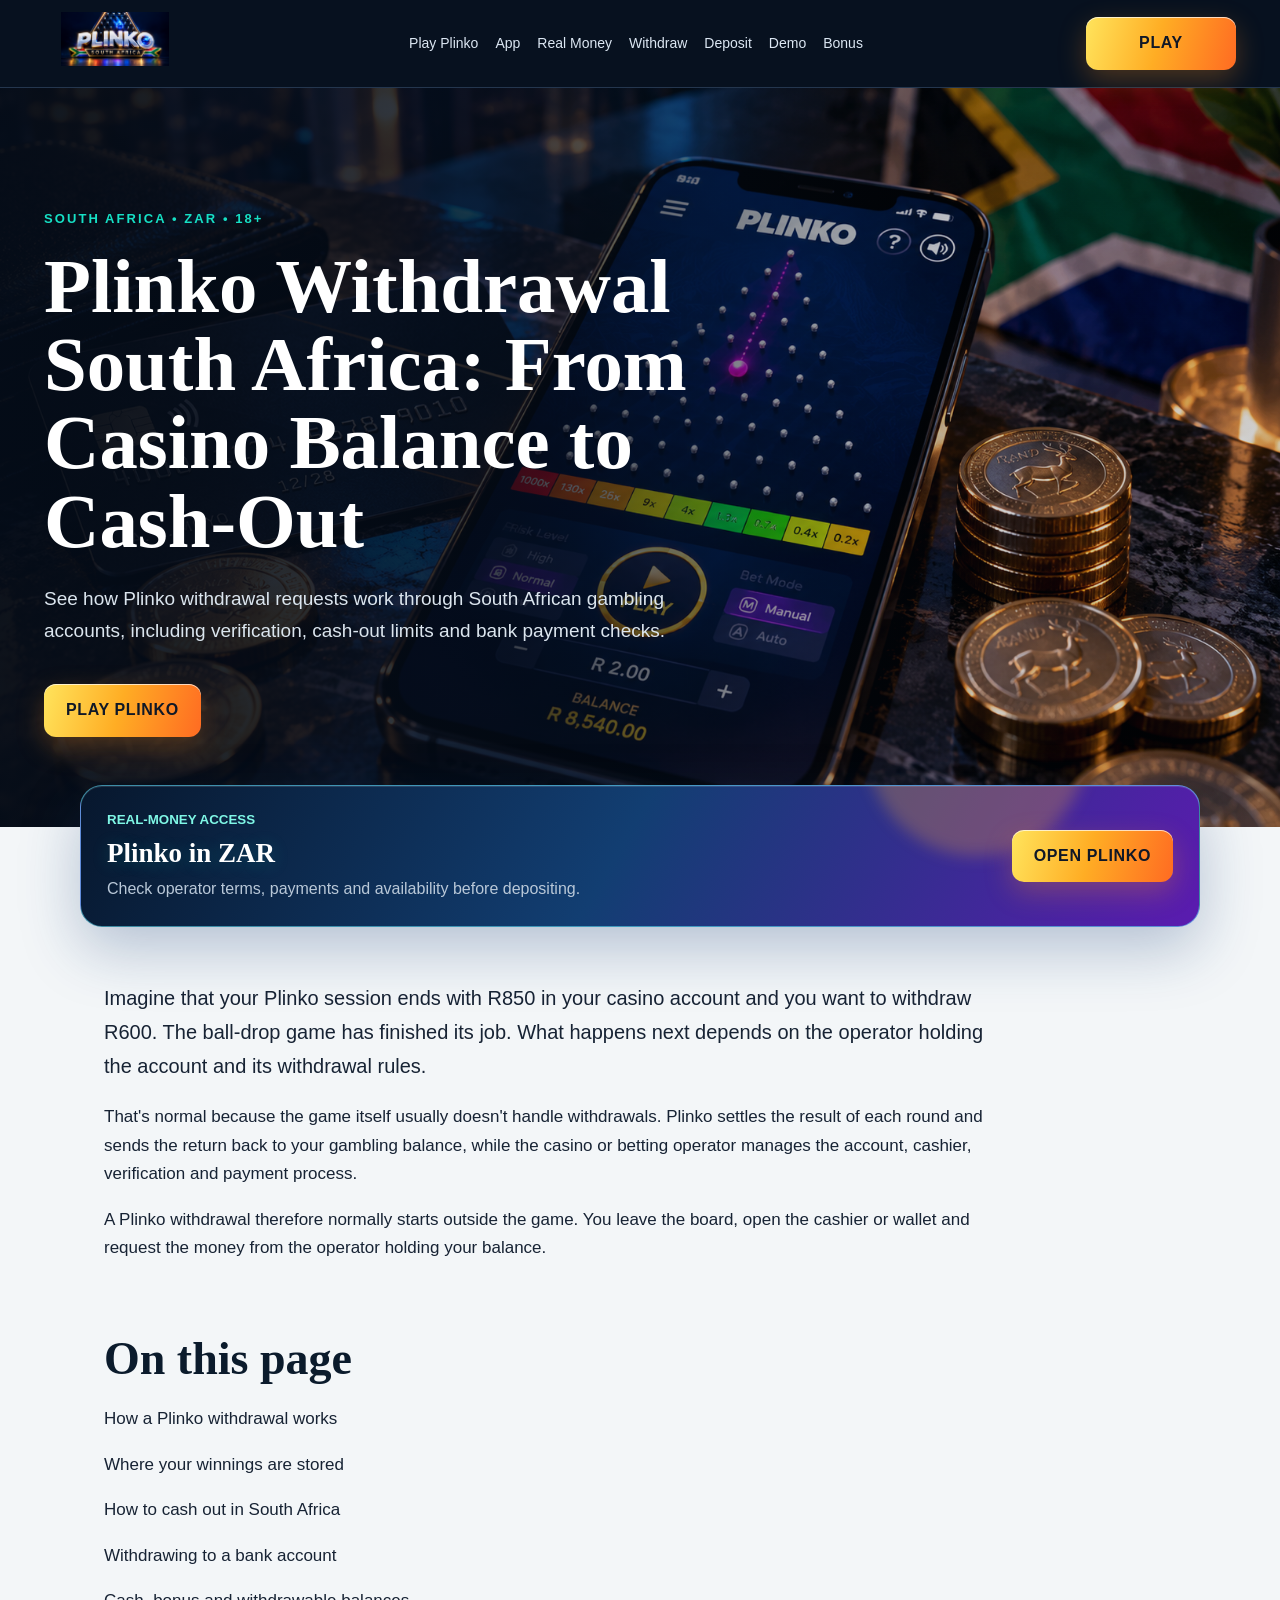
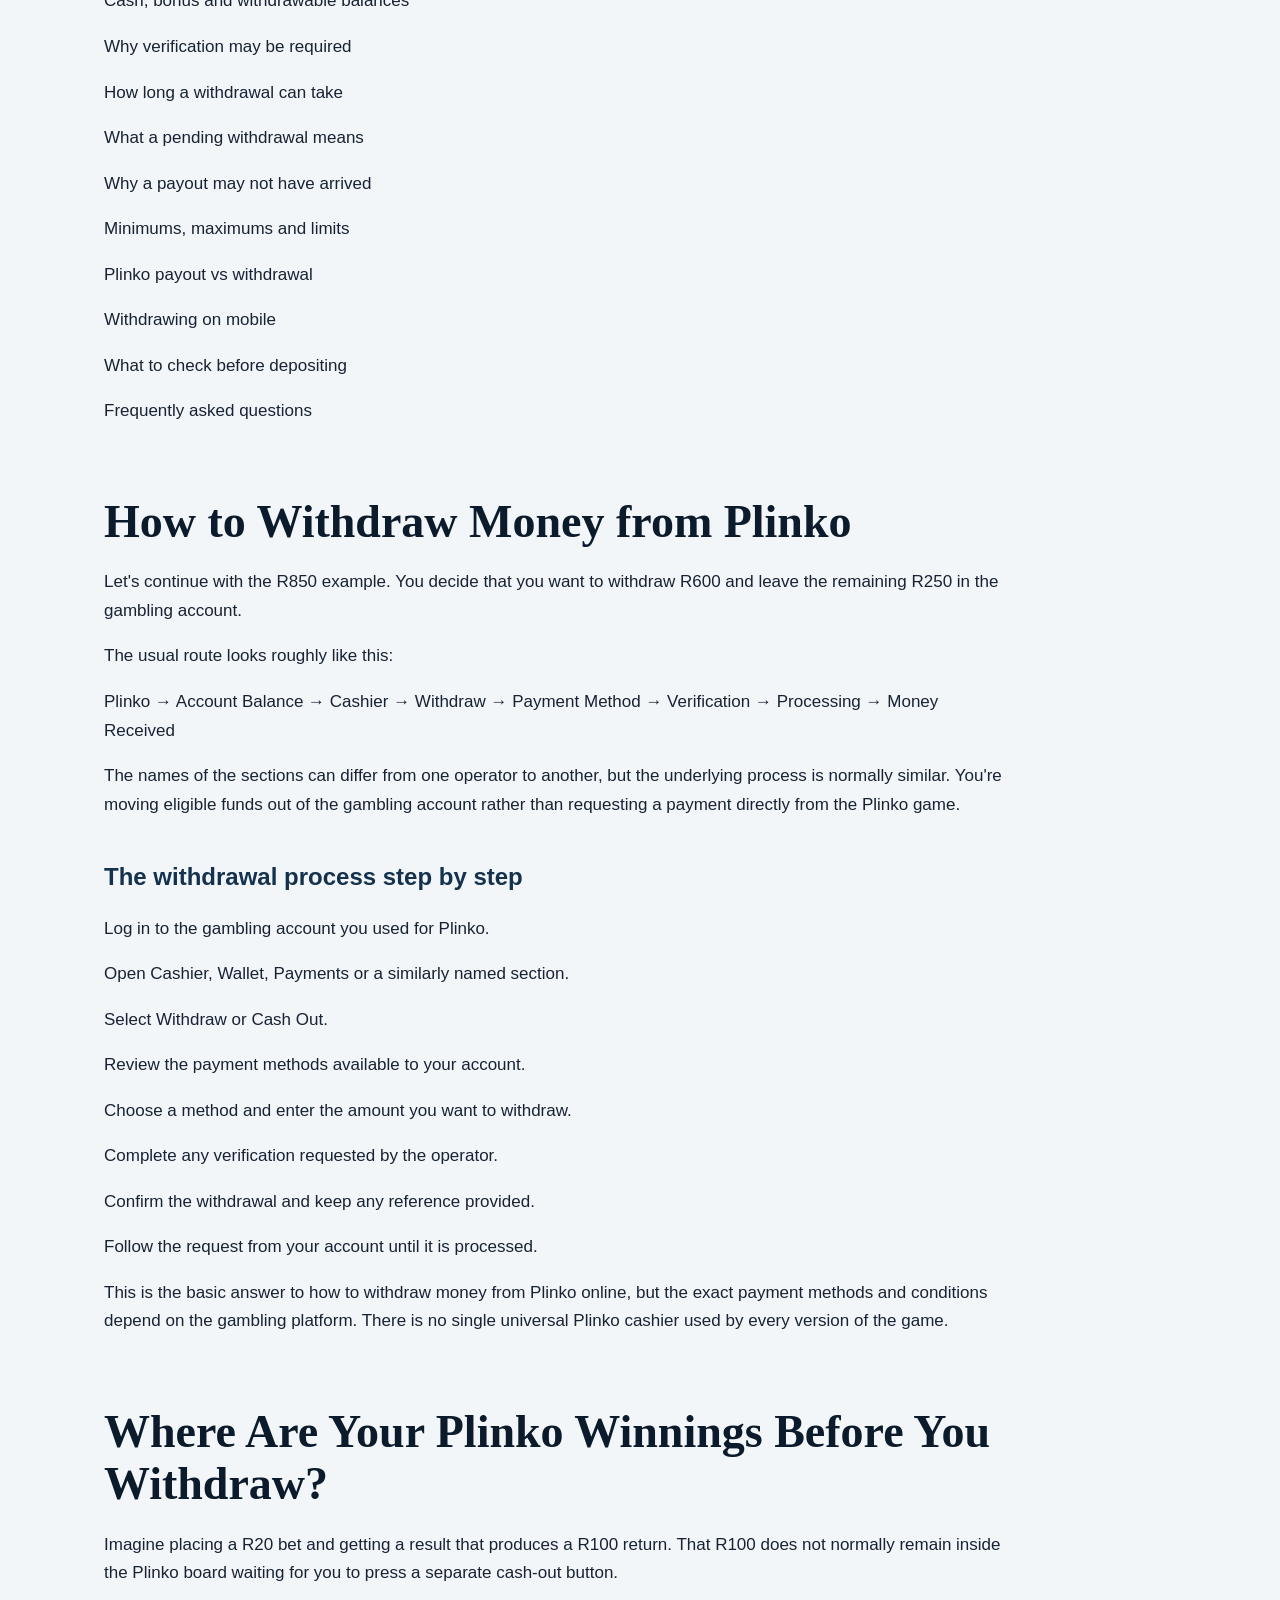
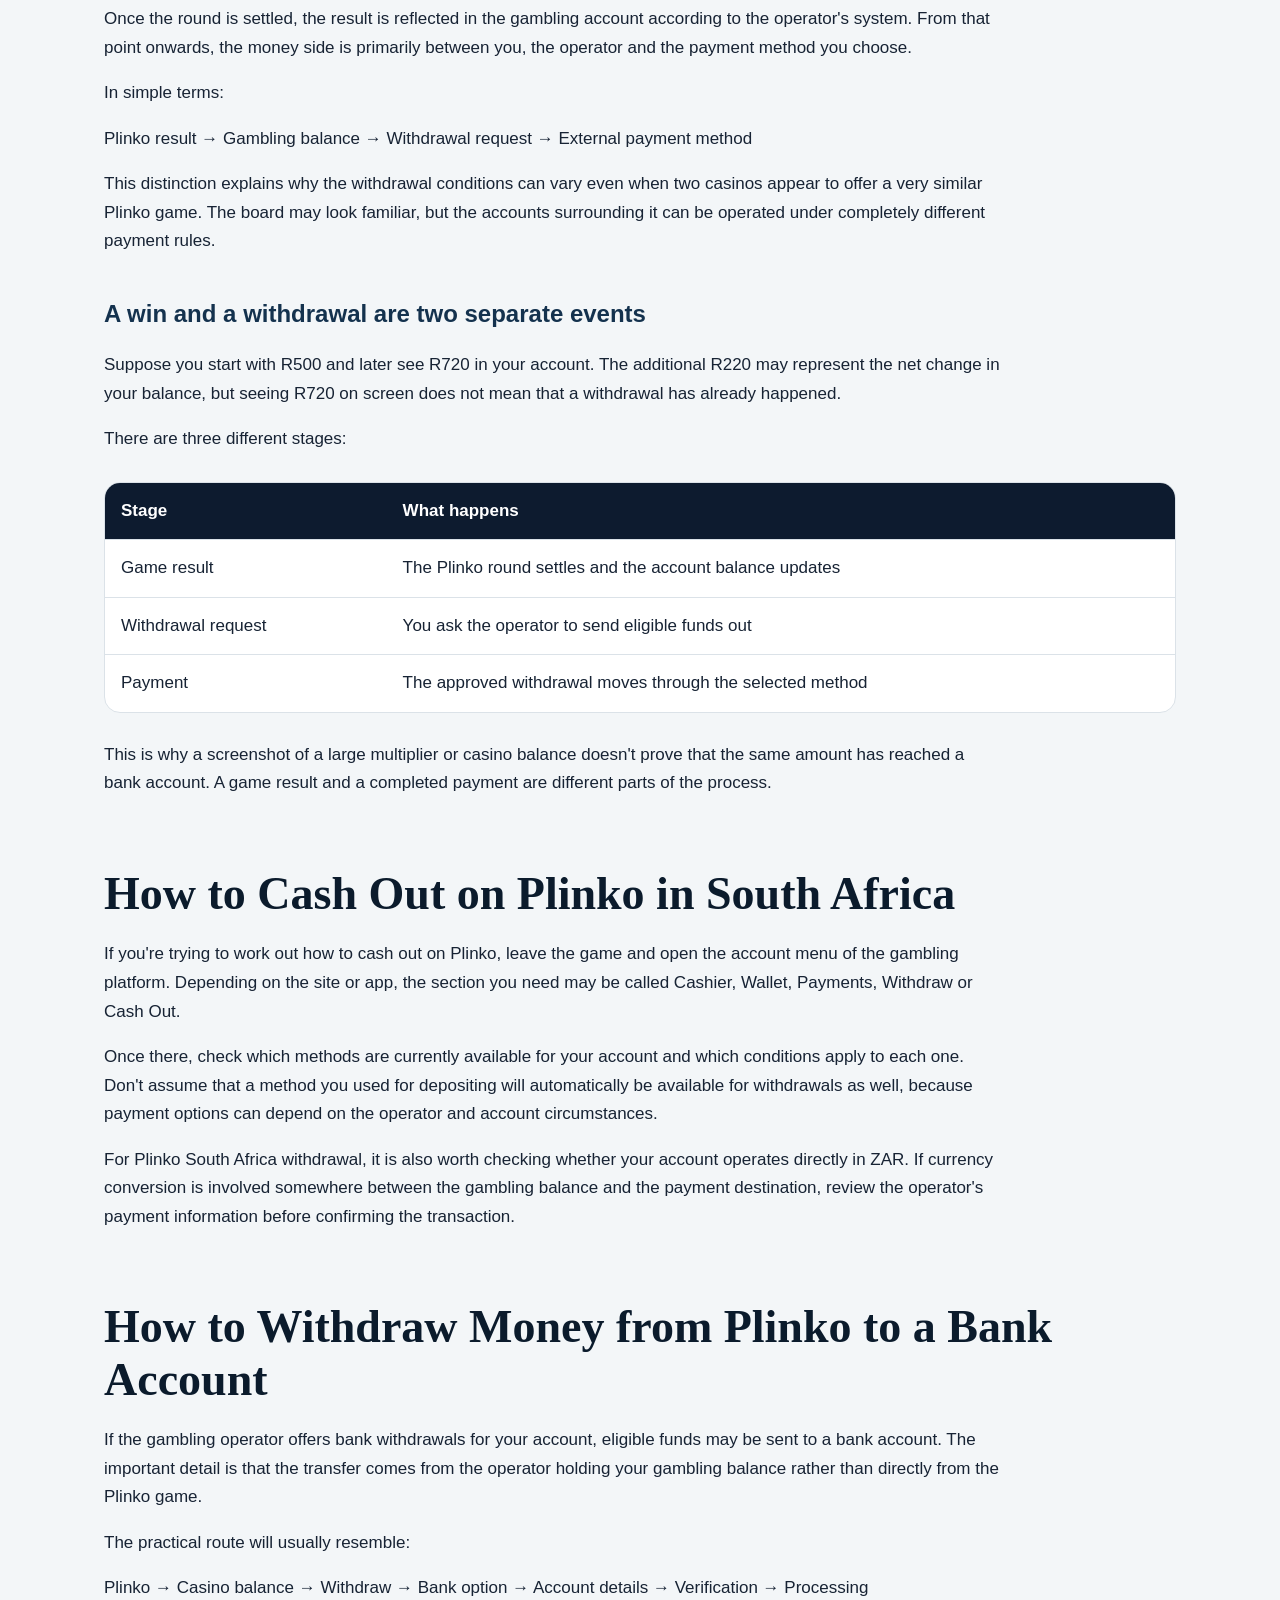
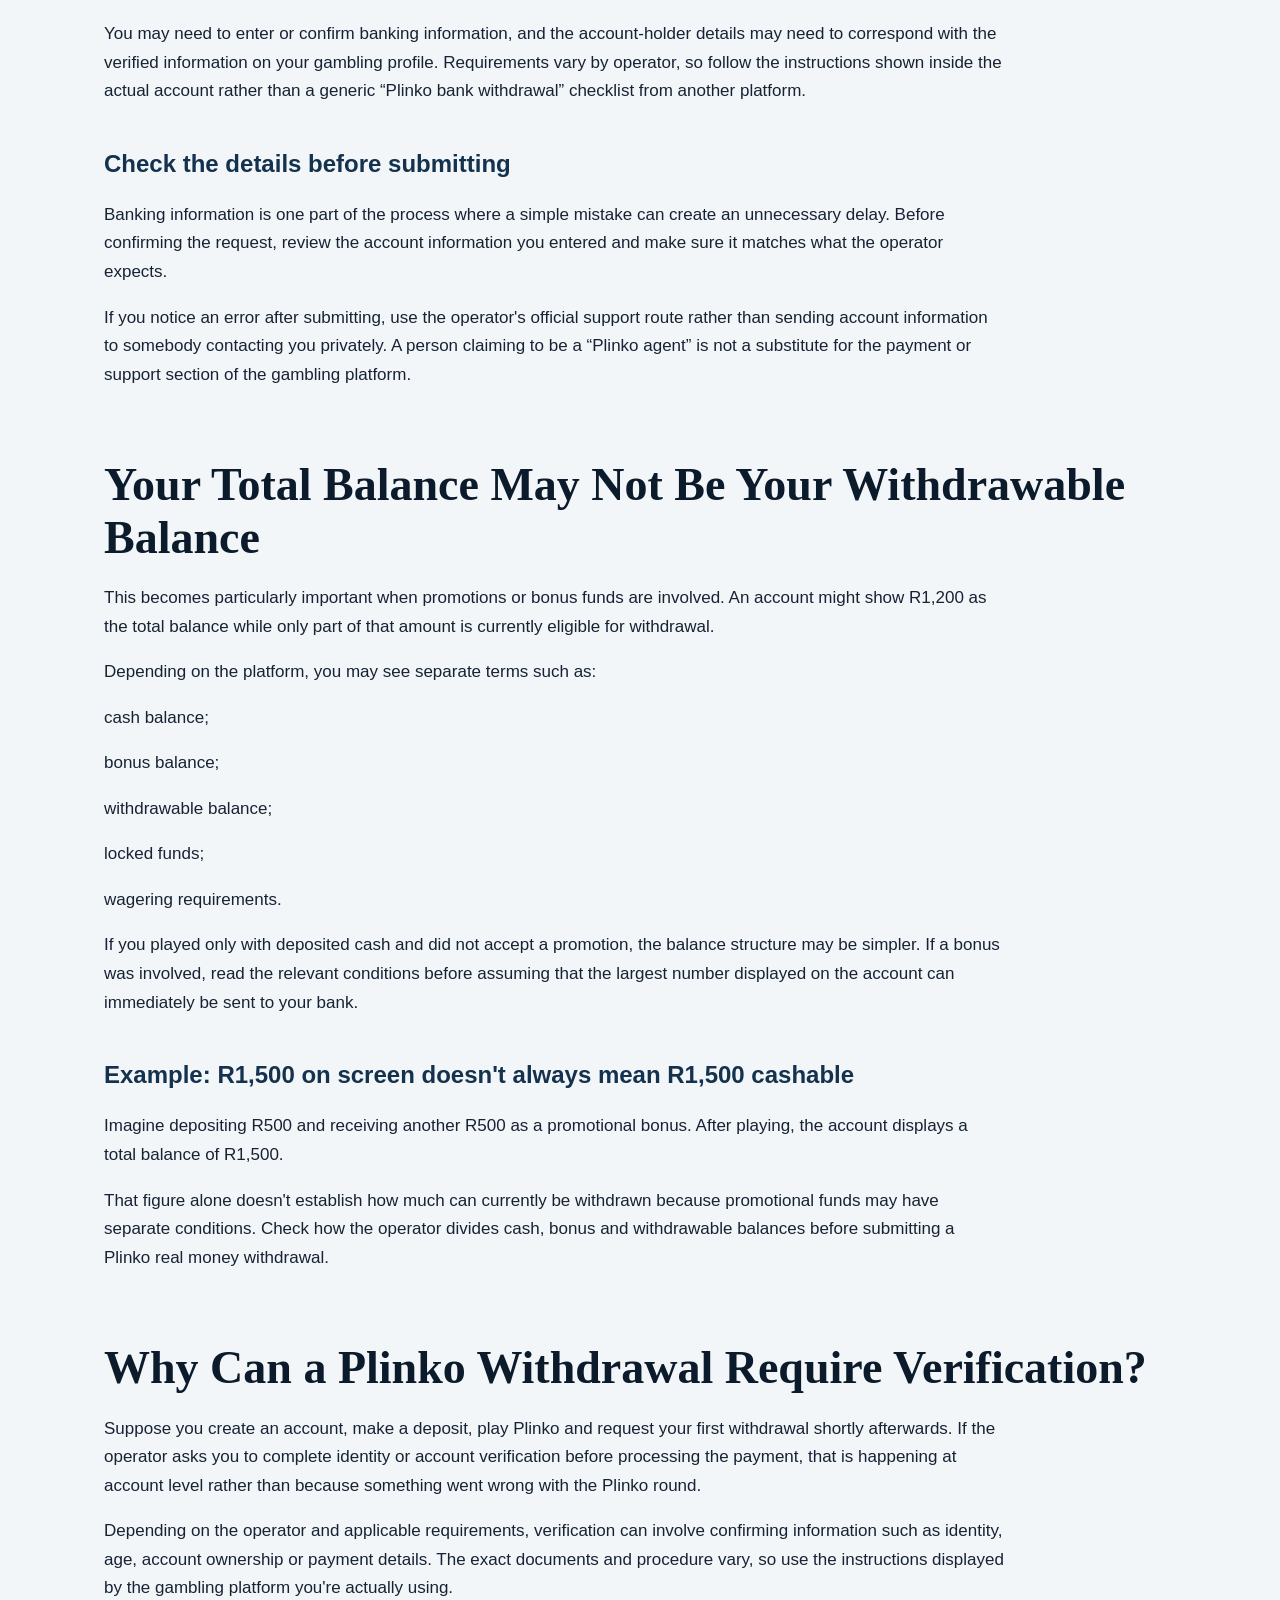
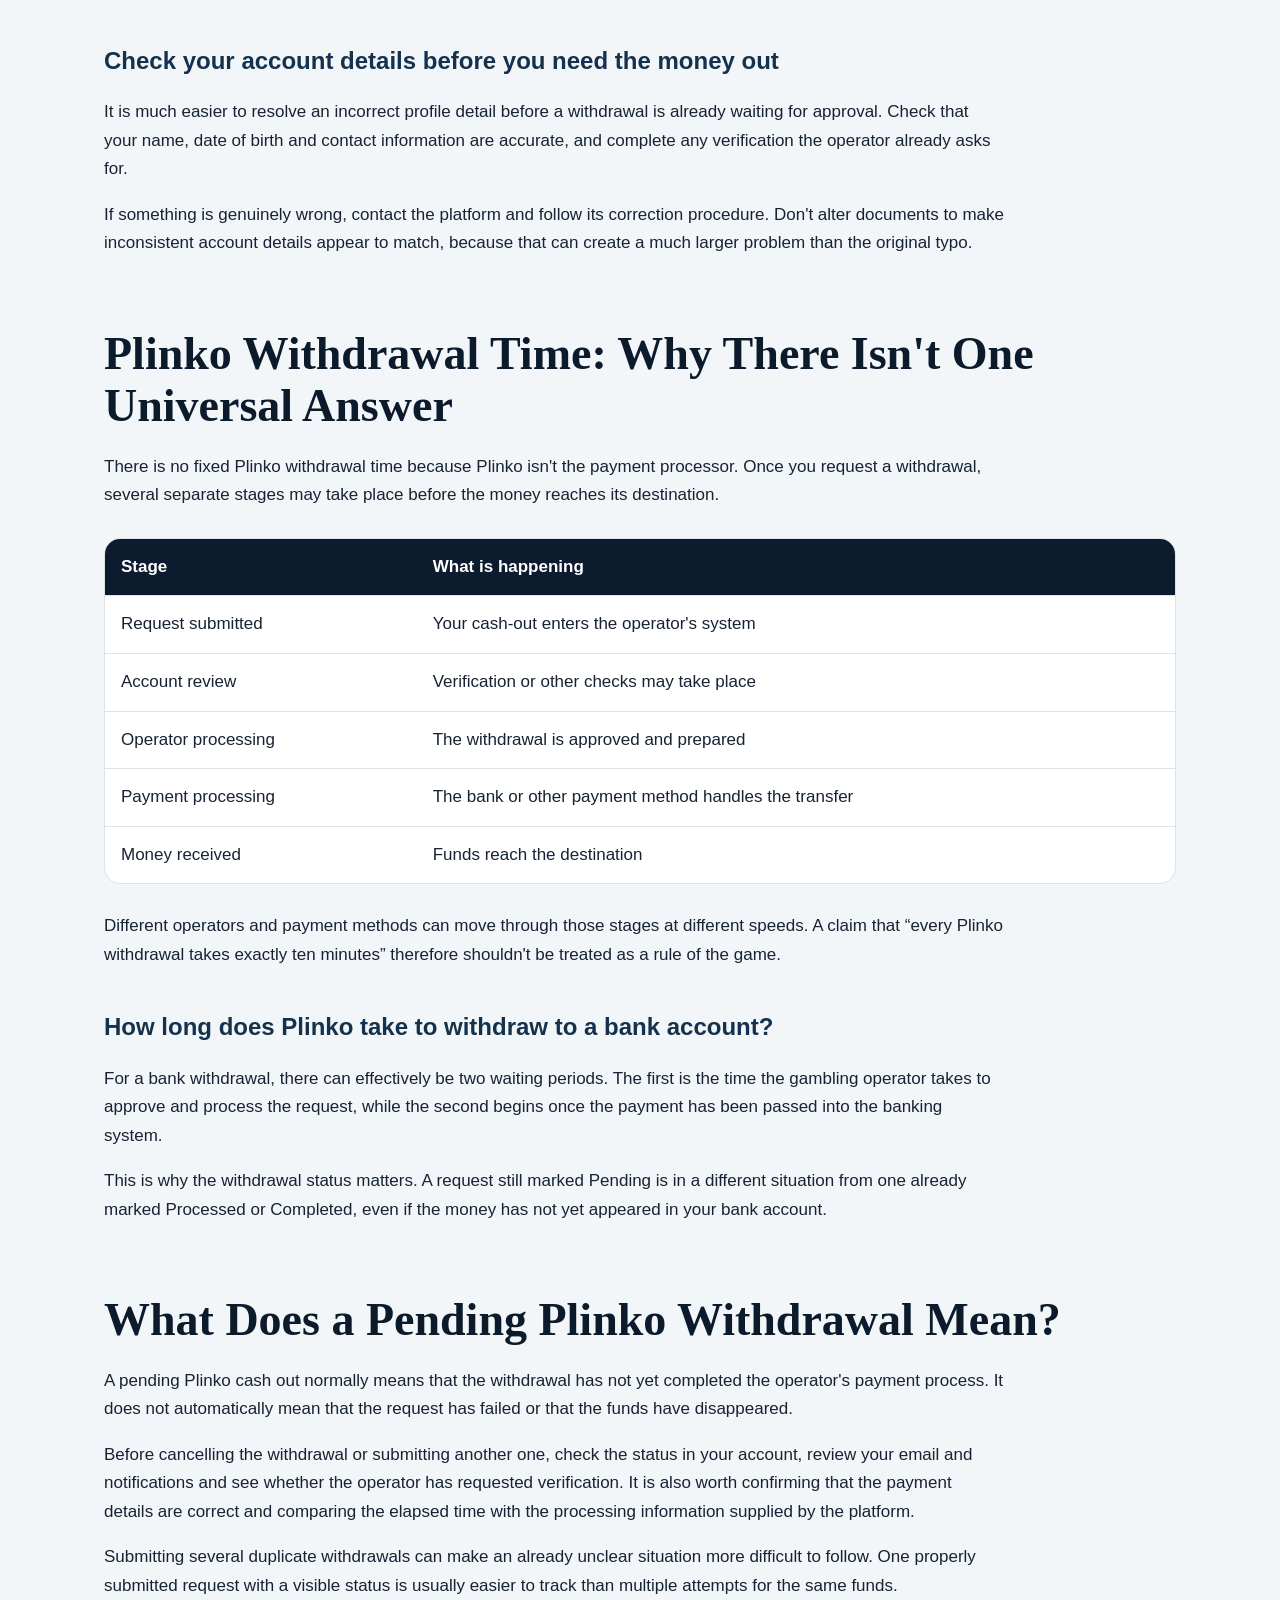
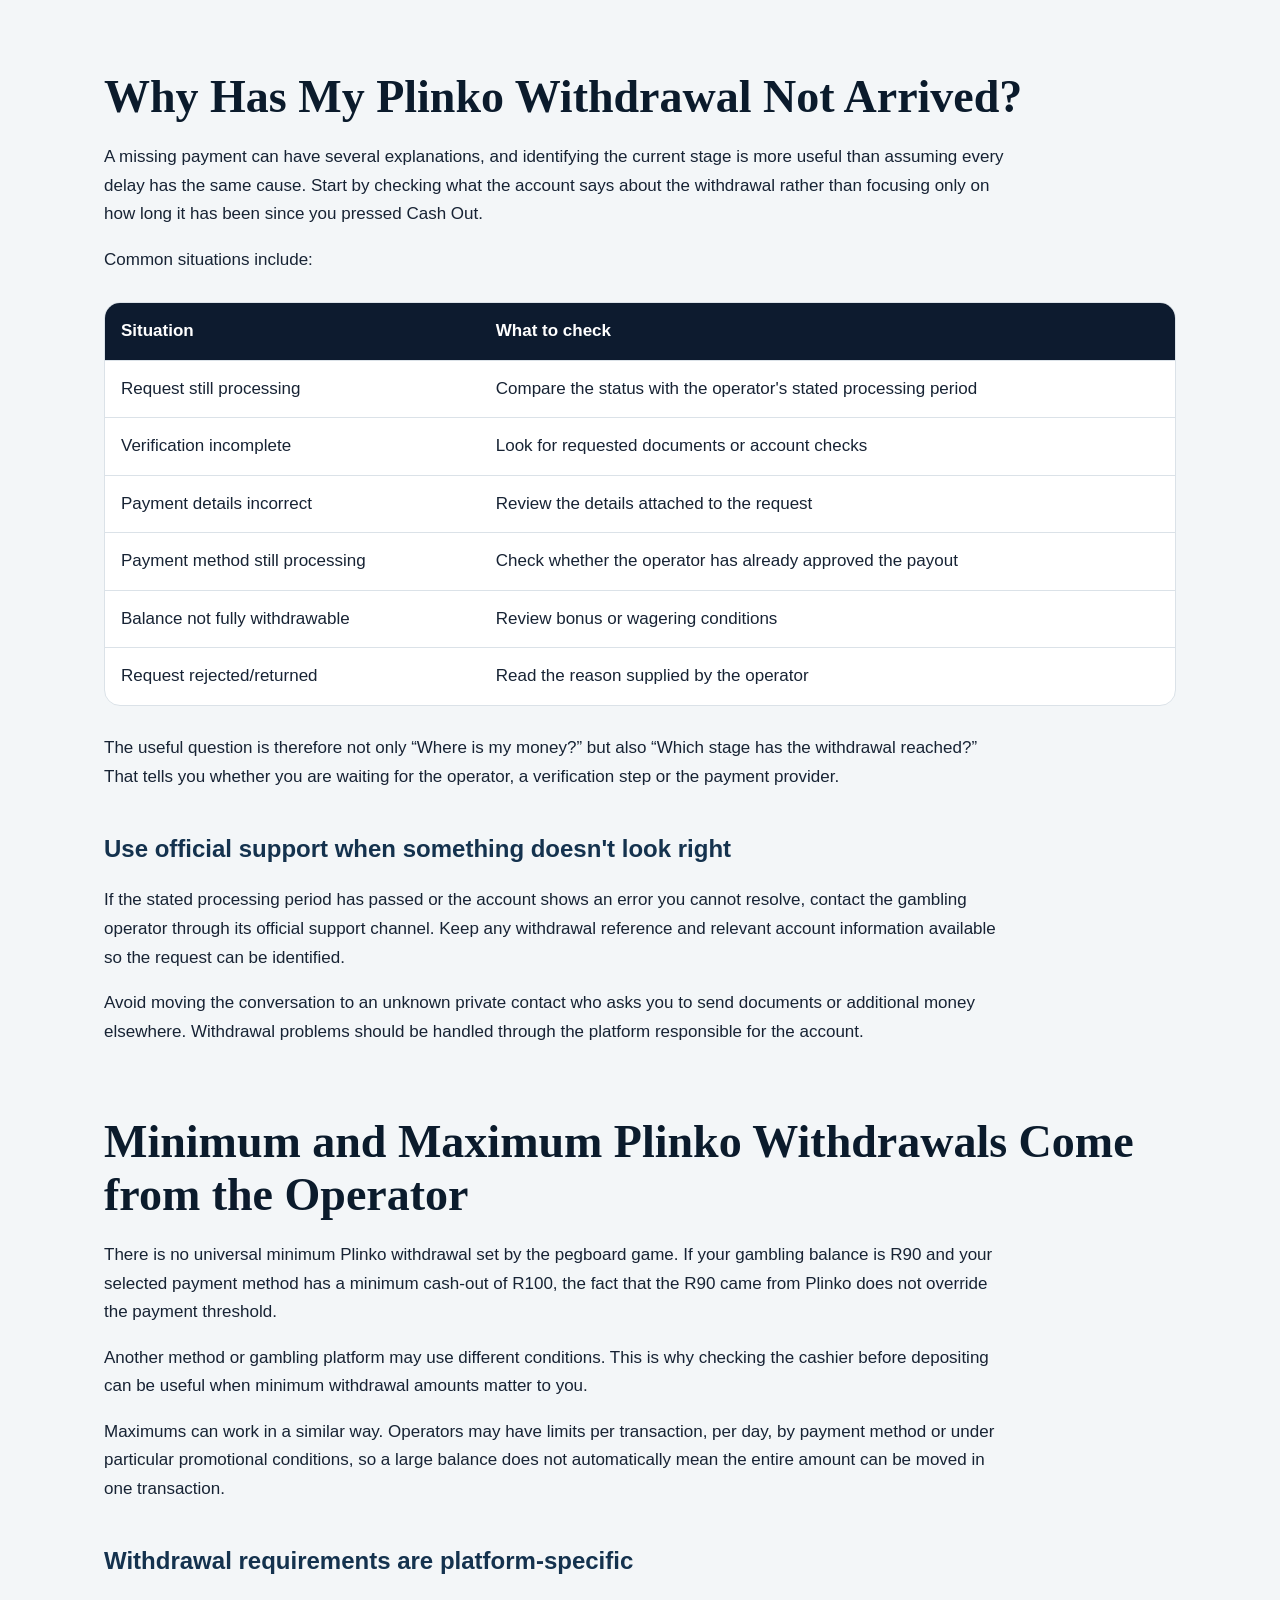
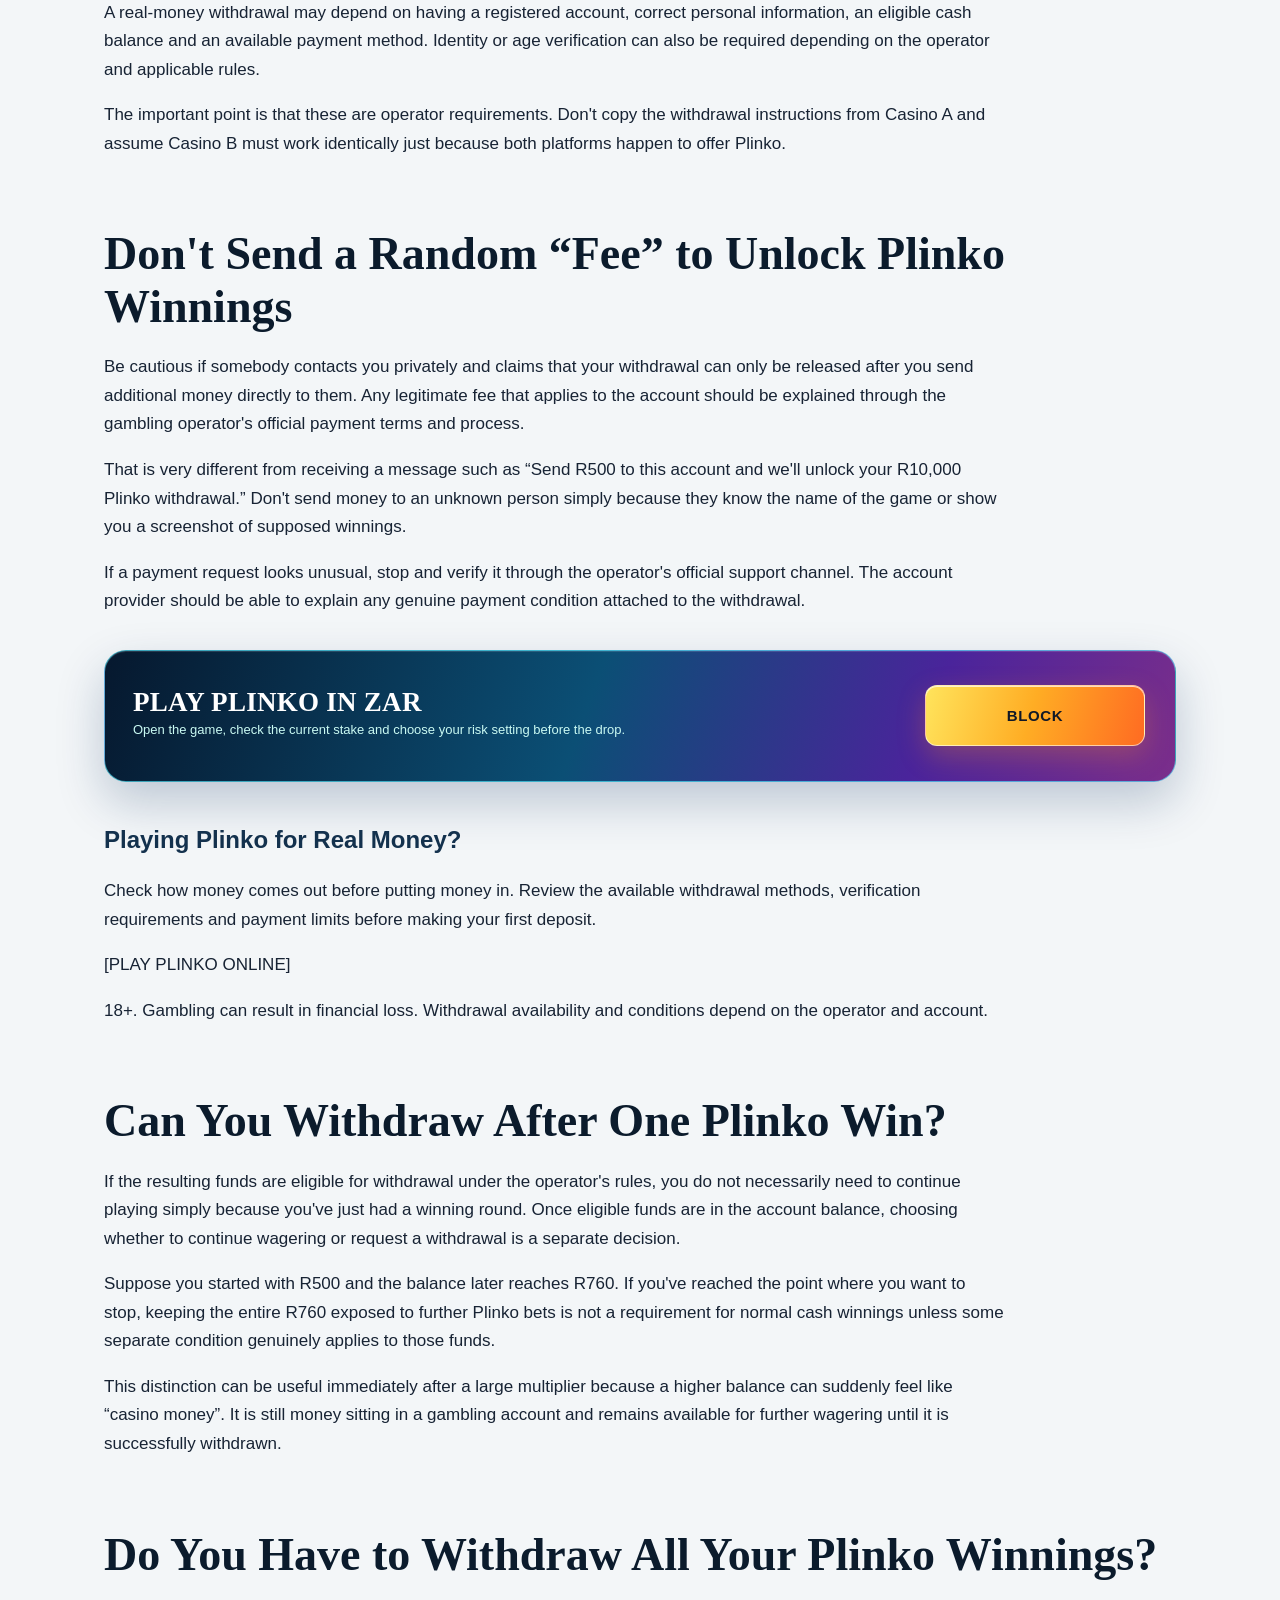
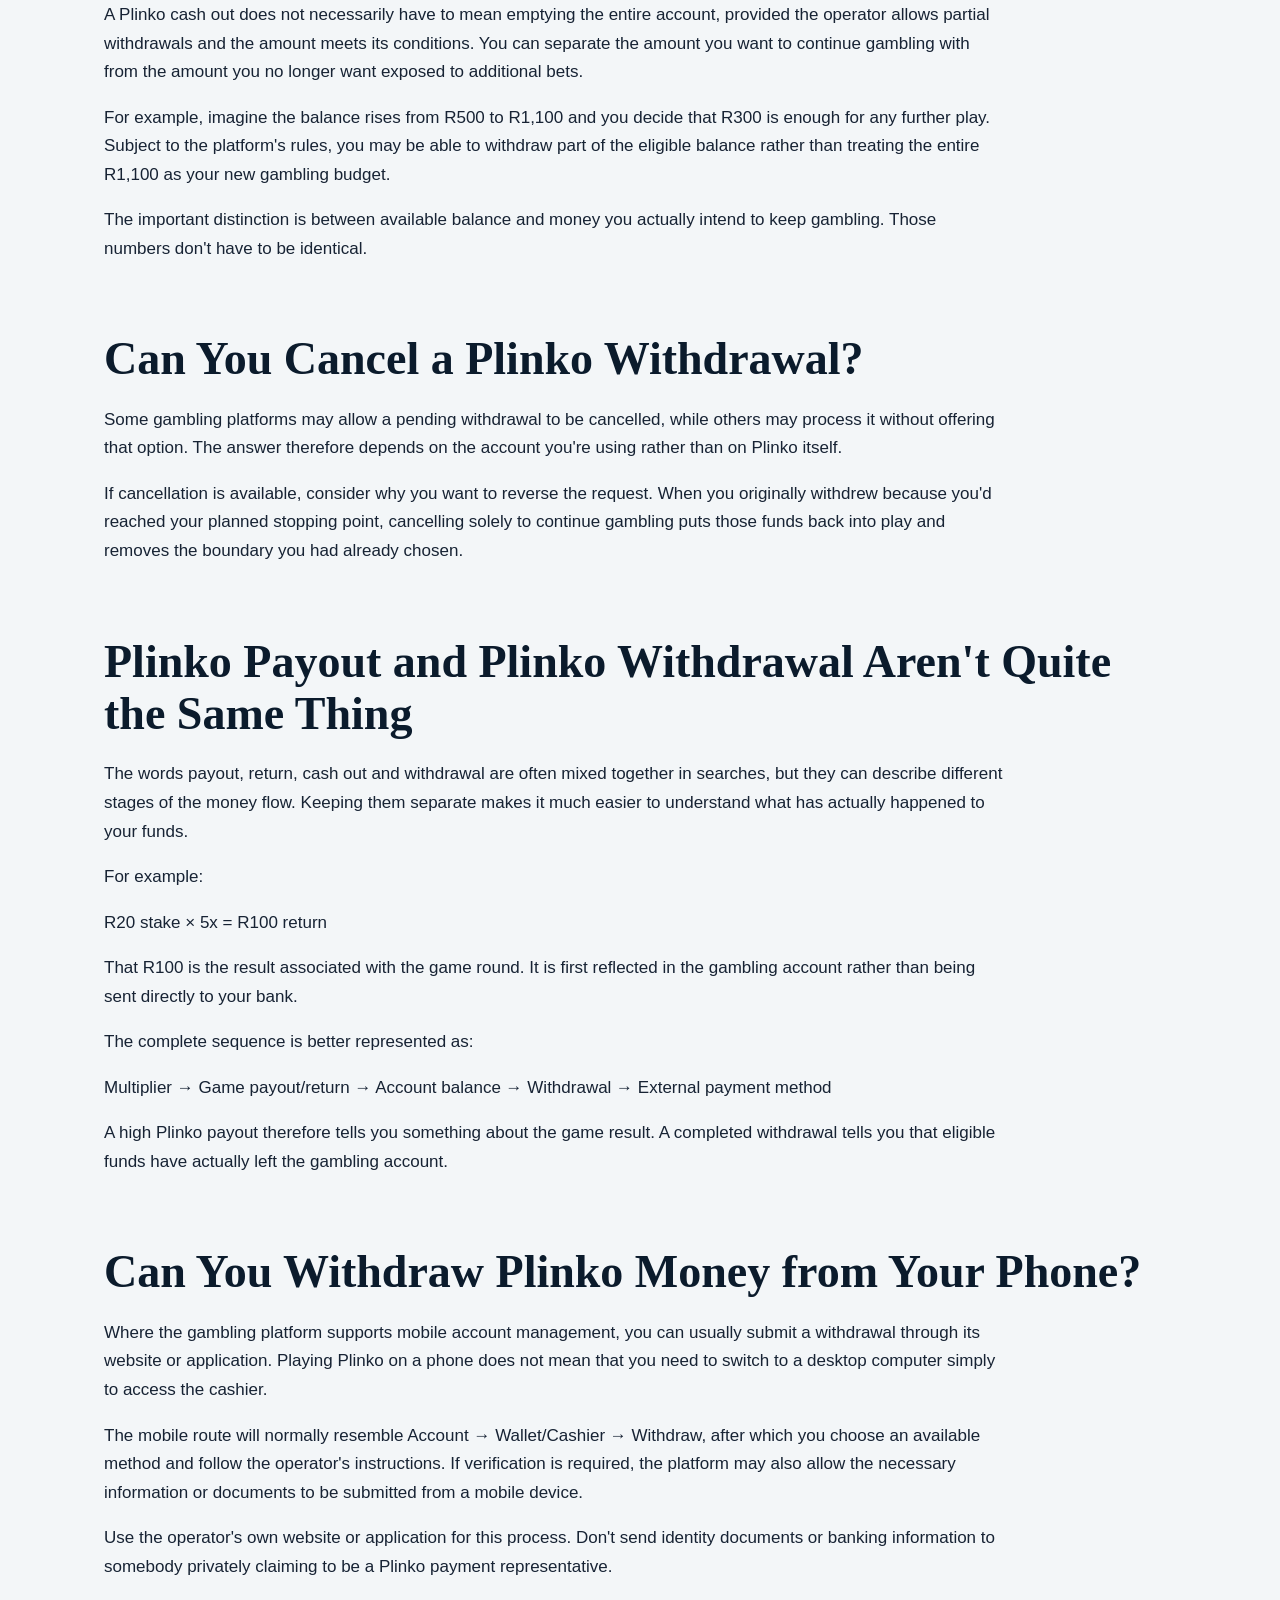
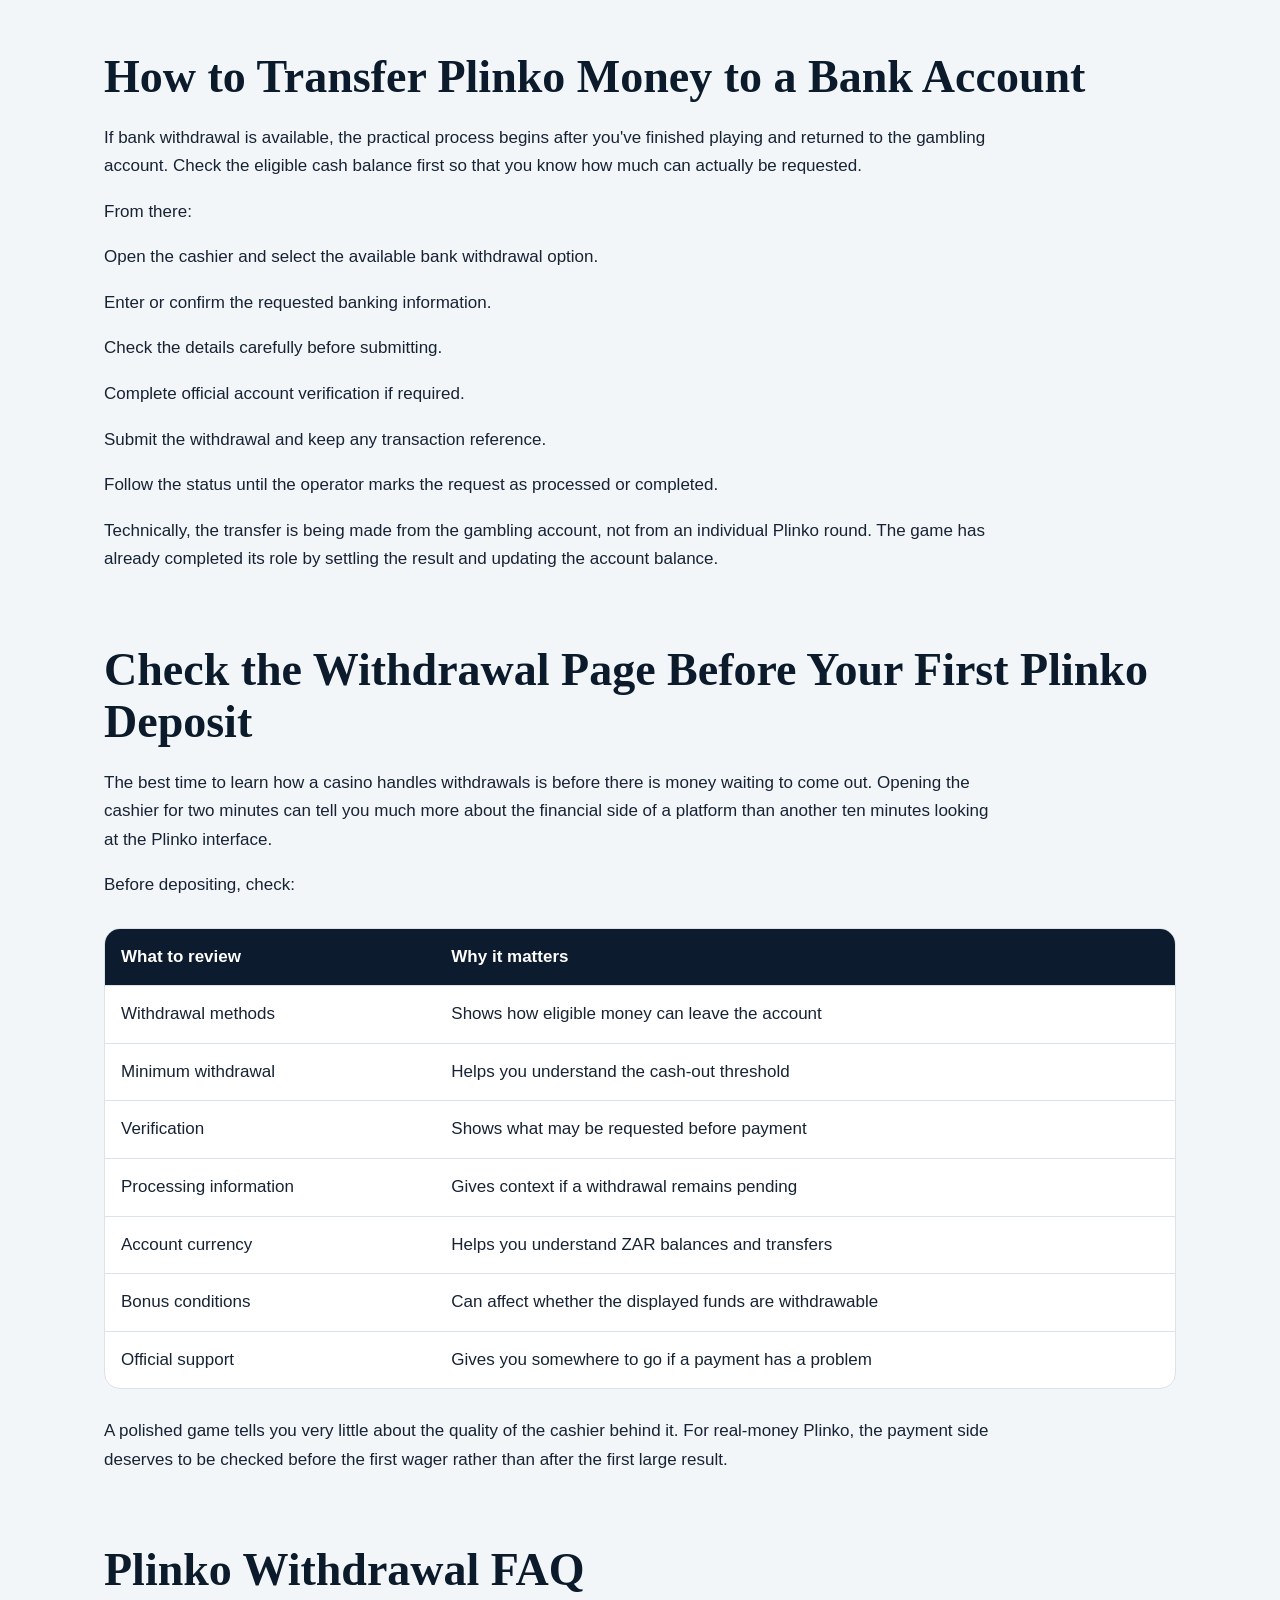
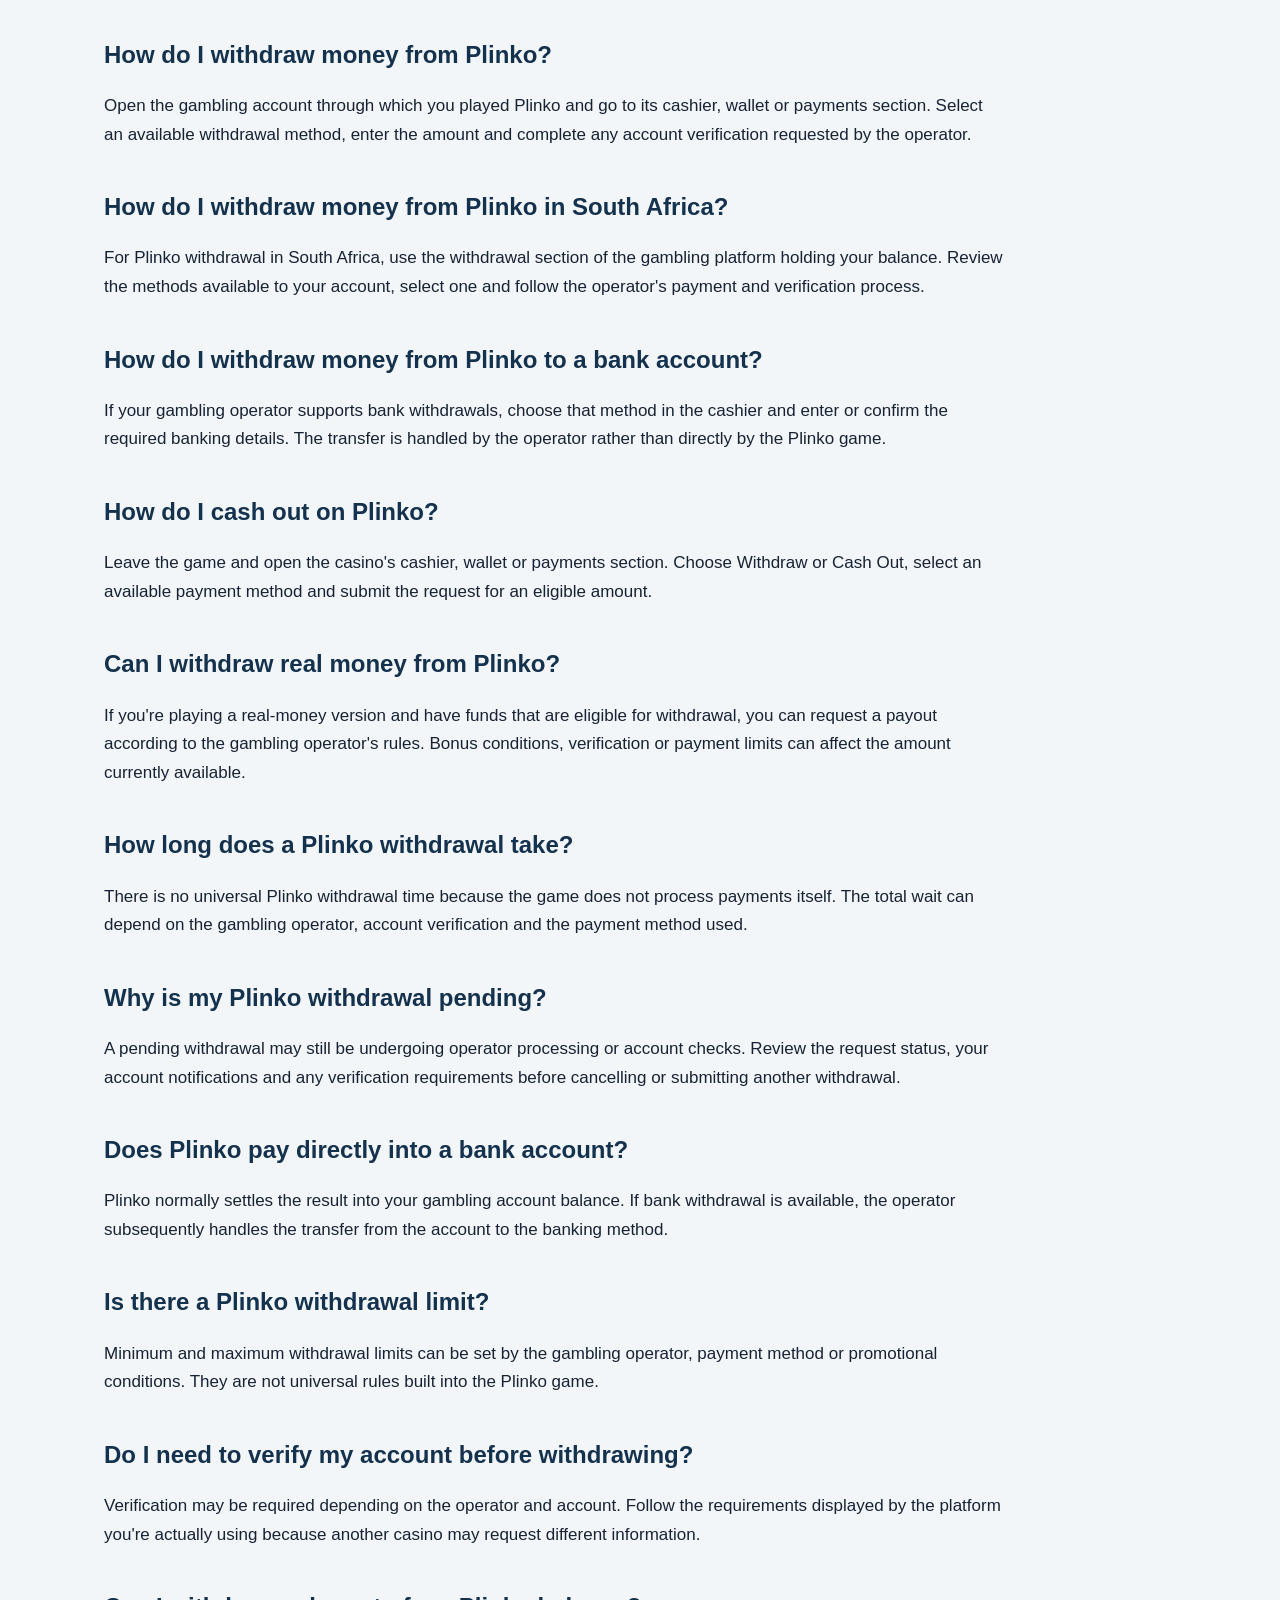
<file: plinko-withdrawal/index.html>
<!DOCTYPE html>

<html lang="en-ZA"><head><meta charset="utf-8"/><meta content="width=device-width,initial-scale=1" name="viewport"/><title>Plinko Withdrawal South Africa: Cash-Out Steps and Checks</title><meta content="See how Plinko withdrawal requests work through South African gambling accounts, including verification, cash-out limits and bank payment checks." name="description"/><link href="https://plinkosa.com/plinko-withdrawal/" rel="canonical"/><meta content="index,follow" name="robots"/><meta content="Plinko Withdrawal South Africa: Cash-Out Steps and Checks" property="og:title"><meta content="See how Plinko withdrawal requests work through South African gambling accounts, including verification, cash-out limits and bank payment checks." property="og:description"/><meta content="website" property="og:type"/><meta content="https://plinkosa.com/plinko-withdrawal/" property="og:url"/><meta content="https://plinkosa.com/assets/img/payments.png" property="og:image"/><meta content="summary_large_image" name="twitter:card"/><link href="/assets/img/favicon.png" rel="icon"/><link href="/assets/css/site.css" rel="stylesheet"/></meta><meta content="bRMD8AXORQLoJO9plucxzTzAaBfVdrbZieGT1wNOD2o" name="google-site-verification"/></head><body>
<header><div class="head"><a class="brand" href="/plinko-south-africa/"><img alt="Plinko South Africa" src="/assets/img/logo.png"/></a><nav><a href="/plinko-south-africa/">Play Plinko</a><a href="/plinko-app-download/">App</a><a href="/plinko-real-money/">Real Money</a><a href="/plinko-withdrawal/">Withdraw</a><a href="/plinko-deposit/">Deposit</a><a href="/plinko-demo/">Demo</a><a href="/plinko-bonus/">Bonus</a></nav><a class="head-cta" href="/go/">PLAY</a></div></header>
<main><section class="hero"><img alt="Plinko Withdrawal in South Africa: How to Cash Out Your Money" src="/assets/img/payments.png"/><div class="hero-shade"></div><div class="hero-copy"><span class="eyebrow">SOUTH AFRICA • ZAR • 18+</span><h1>Plinko Withdrawal South Africa: From Casino Balance to Cash-Out</h1><p>See how Plinko withdrawal requests work through South African gambling accounts, including verification, cash-out limits and bank payment checks.</p><a class="cta-button hero-btn" href="/go/">PLAY PLINKO</a></div></section>
<div class="top-offer"><div><small>REAL-MONEY ACCESS</small><strong>Plinko in ZAR</strong><span>Check operator terms, payments and availability before depositing.</span></div><a class="cta-button" href="/go/">OPEN PLINKO</a></div>
<article class="content"><p>Imagine that your Plinko session ends with R850 in your casino account and you want to withdraw R600. The ball-drop game has finished its job. What happens next depends on the operator holding the account and its withdrawal rules.</p>
<p>That's normal because the game itself usually doesn't handle withdrawals. Plinko settles the result of each round and sends the return back to your gambling balance, while the casino or betting operator manages the account, cashier, verification and payment process.</p>
<p>A Plinko withdrawal therefore normally starts outside the game. You leave the board, open the cashier or wallet and request the money from the operator holding your balance.</p>
<h2 id="on-this-page">On this page</h2>
<p>How a Plinko withdrawal works</p>
<p>Where your winnings are stored</p>
<p>How to cash out in South Africa</p>
<p>Withdrawing to a bank account</p>
<p>Cash, bonus and withdrawable balances</p>
<p>Why verification may be required</p>
<p>How long a withdrawal can take</p>
<p>What a pending withdrawal means</p>
<p>Why a payout may not have arrived</p>
<p>Minimums, maximums and limits</p>
<p>Plinko payout vs withdrawal</p>
<p>Withdrawing on mobile</p>
<p>What to check before depositing</p>
<p>Frequently asked questions</p>
<h2 id="how-it-works">How to Withdraw Money from Plinko</h2>
<p>Let's continue with the R850 example. You decide that you want to withdraw R600 and leave the remaining R250 in the gambling account.</p>
<p>The usual route looks roughly like this:</p>
<p>Plinko → Account Balance → Cashier → Withdraw → Payment Method → Verification → Processing → Money Received</p>
<p>The names of the sections can differ from one operator to another, but the underlying process is normally similar. You're moving eligible funds out of the gambling account rather than requesting a payment directly from the Plinko game.</p>
<h3 id="the-withdrawal-process-step-by-step">The withdrawal process step by step</h3>
<p>Log in to the gambling account you used for Plinko.</p>
<p>Open Cashier, Wallet, Payments or a similarly named section.</p>
<p>Select Withdraw or Cash Out.</p>
<p>Review the payment methods available to your account.</p>
<p>Choose a method and enter the amount you want to withdraw.</p>
<p>Complete any verification requested by the operator.</p>
<p>Confirm the withdrawal and keep any reference provided.</p>
<p>Follow the request from your account until it is processed.</p>
<p>This is the basic answer to how to withdraw money from Plinko online, but the exact payment methods and conditions depend on the gambling platform. There is no single universal Plinko cashier used by every version of the game.</p>
<h2 id="where-money-goes">Where Are Your Plinko Winnings Before You Withdraw?</h2>
<p>Imagine placing a R20 bet and getting a result that produces a R100 return. That R100 does not normally remain inside the Plinko board waiting for you to press a separate cash-out button.</p>
<p>Once the round is settled, the result is reflected in the gambling account according to the operator's system. From that point onwards, the money side is primarily between you, the operator and the payment method you choose.</p>
<p>In simple terms:</p>
<p>Plinko result → Gambling balance → Withdrawal request → External payment method</p>
<p>This distinction explains why the withdrawal conditions can vary even when two casinos appear to offer a very similar Plinko game. The board may look familiar, but the accounts surrounding it can be operated under completely different payment rules.</p>
<h3 id="a-win-and-a-withdrawal-are-two-separate-events">A win and a withdrawal are two separate events</h3>
<p>Suppose you start with R500 and later see R720 in your account. The additional R220 may represent the net change in your balance, but seeing R720 on screen does not mean that a withdrawal has already happened.</p>
<p>There are three different stages:</p>
<div class="table-wrap"><table><tr><th>Stage</th><th>What happens</th></tr><tr><td>Game result</td><td>The Plinko round settles and the account balance updates</td></tr><tr><td>Withdrawal request</td><td>You ask the operator to send eligible funds out</td></tr><tr><td>Payment</td><td>The approved withdrawal moves through the selected method</td></tr></table></div>
<p>This is why a screenshot of a large multiplier or casino balance doesn't prove that the same amount has reached a bank account. A game result and a completed payment are different parts of the process.</p>
<h2 id="cash-out">How to Cash Out on Plinko in South Africa</h2>
<p>If you're trying to work out how to cash out on Plinko, leave the game and open the account menu of the gambling platform. Depending on the site or app, the section you need may be called Cashier, Wallet, Payments, Withdraw or Cash Out.</p>
<p>Once there, check which methods are currently available for your account and which conditions apply to each one. Don't assume that a method you used for depositing will automatically be available for withdrawals as well, because payment options can depend on the operator and account circumstances.</p>
<p>For Plinko South Africa withdrawal, it is also worth checking whether your account operates directly in ZAR. If currency conversion is involved somewhere between the gambling balance and the payment destination, review the operator's payment information before confirming the transaction.</p>
<h2 id="bank">How to Withdraw Money from Plinko to a Bank Account</h2>
<p>If the gambling operator offers bank withdrawals for your account, eligible funds may be sent to a bank account. The important detail is that the transfer comes from the operator holding your gambling balance rather than directly from the Plinko game.</p>
<p>The practical route will usually resemble:</p>
<p>Plinko → Casino balance → Withdraw → Bank option → Account details → Verification → Processing</p>
<p>You may need to enter or confirm banking information, and the account-holder details may need to correspond with the verified information on your gambling profile. Requirements vary by operator, so follow the instructions shown inside the actual account rather than a generic “Plinko bank withdrawal” checklist from another platform.</p>
<h3 id="check-the-details-before-submitting">Check the details before submitting</h3>
<p>Banking information is one part of the process where a simple mistake can create an unnecessary delay. Before confirming the request, review the account information you entered and make sure it matches what the operator expects.</p>
<p>If you notice an error after submitting, use the operator's official support route rather than sending account information to somebody contacting you privately. A person claiming to be a “Plinko agent” is not a substitute for the payment or support section of the gambling platform.</p>
<h2 id="balances">Your Total Balance May Not Be Your Withdrawable Balance</h2>
<p>This becomes particularly important when promotions or bonus funds are involved. An account might show R1,200 as the total balance while only part of that amount is currently eligible for withdrawal.</p>
<p>Depending on the platform, you may see separate terms such as:</p>
<p>cash balance;</p>
<p>bonus balance;</p>
<p>withdrawable balance;</p>
<p>locked funds;</p>
<p>wagering requirements.</p>
<p>If you played only with deposited cash and did not accept a promotion, the balance structure may be simpler. If a bonus was involved, read the relevant conditions before assuming that the largest number displayed on the account can immediately be sent to your bank.</p>
<h3 id="example-r1-500-on-screen-doesn-t-always-mean-r1-500-cashable">Example: R1,500 on screen doesn't always mean R1,500 cashable</h3>
<p>Imagine depositing R500 and receiving another R500 as a promotional bonus. After playing, the account displays a total balance of R1,500.</p>
<p>That figure alone doesn't establish how much can currently be withdrawn because promotional funds may have separate conditions. Check how the operator divides cash, bonus and withdrawable balances before submitting a Plinko real money withdrawal.</p>
<h2 id="verification">Why Can a Plinko Withdrawal Require Verification?</h2>
<p>Suppose you create an account, make a deposit, play Plinko and request your first withdrawal shortly afterwards. If the operator asks you to complete identity or account verification before processing the payment, that is happening at account level rather than because something went wrong with the Plinko round.</p>
<p>Depending on the operator and applicable requirements, verification can involve confirming information such as identity, age, account ownership or payment details. The exact documents and procedure vary, so use the instructions displayed by the gambling platform you're actually using.</p>
<h3 id="check-your-account-details-before-you-need-the-money-out">Check your account details before you need the money out</h3>
<p>It is much easier to resolve an incorrect profile detail before a withdrawal is already waiting for approval. Check that your name, date of birth and contact information are accurate, and complete any verification the operator already asks for.</p>
<p>If something is genuinely wrong, contact the platform and follow its correction procedure. Don't alter documents to make inconsistent account details appear to match, because that can create a much larger problem than the original typo.</p>
<h2 id="time">Plinko Withdrawal Time: Why There Isn't One Universal Answer</h2>
<p>There is no fixed Plinko withdrawal time because Plinko isn't the payment processor. Once you request a withdrawal, several separate stages may take place before the money reaches its destination.</p>
<div class="table-wrap"><table><tr><th>Stage</th><th>What is happening</th></tr><tr><td>Request submitted</td><td>Your cash-out enters the operator's system</td></tr><tr><td>Account review</td><td>Verification or other checks may take place</td></tr><tr><td>Operator processing</td><td>The withdrawal is approved and prepared</td></tr><tr><td>Payment processing</td><td>The bank or other payment method handles the transfer</td></tr><tr><td>Money received</td><td>Funds reach the destination</td></tr></table></div>
<p>Different operators and payment methods can move through those stages at different speeds. A claim that “every Plinko withdrawal takes exactly ten minutes” therefore shouldn't be treated as a rule of the game.</p>
<h3 id="how-long-does-plinko-take-to-withdraw-to-a-bank-account">How long does Plinko take to withdraw to a bank account?</h3>
<p>For a bank withdrawal, there can effectively be two waiting periods. The first is the time the gambling operator takes to approve and process the request, while the second begins once the payment has been passed into the banking system.</p>
<p>This is why the withdrawal status matters. A request still marked Pending is in a different situation from one already marked Processed or Completed, even if the money has not yet appeared in your bank account.</p>
<h2 id="pending">What Does a Pending Plinko Withdrawal Mean?</h2>
<p>A pending Plinko cash out normally means that the withdrawal has not yet completed the operator's payment process. It does not automatically mean that the request has failed or that the funds have disappeared.</p>
<p>Before cancelling the withdrawal or submitting another one, check the status in your account, review your email and notifications and see whether the operator has requested verification. It is also worth confirming that the payment details are correct and comparing the elapsed time with the processing information supplied by the platform.</p>
<p>Submitting several duplicate withdrawals can make an already unclear situation more difficult to follow. One properly submitted request with a visible status is usually easier to track than multiple attempts for the same funds.</p>
<h2 id="problems">Why Has My Plinko Withdrawal Not Arrived?</h2>
<p>A missing payment can have several explanations, and identifying the current stage is more useful than assuming every delay has the same cause. Start by checking what the account says about the withdrawal rather than focusing only on how long it has been since you pressed Cash Out.</p>
<p>Common situations include:</p>
<div class="table-wrap"><table><tr><th>Situation</th><th>What to check</th></tr><tr><td>Request still processing</td><td>Compare the status with the operator's stated processing period</td></tr><tr><td>Verification incomplete</td><td>Look for requested documents or account checks</td></tr><tr><td>Payment details incorrect</td><td>Review the details attached to the request</td></tr><tr><td>Payment method still processing</td><td>Check whether the operator has already approved the payout</td></tr><tr><td>Balance not fully withdrawable</td><td>Review bonus or wagering conditions</td></tr><tr><td>Request rejected/returned</td><td>Read the reason supplied by the operator</td></tr></table></div>
<p>The useful question is therefore not only “Where is my money?” but also “Which stage has the withdrawal reached?” That tells you whether you are waiting for the operator, a verification step or the payment provider.</p>
<h3 id="use-official-support-when-something-doesn-t-look-right">Use official support when something doesn't look right</h3>
<p>If the stated processing period has passed or the account shows an error you cannot resolve, contact the gambling operator through its official support channel. Keep any withdrawal reference and relevant account information available so the request can be identified.</p>
<p>Avoid moving the conversation to an unknown private contact who asks you to send documents or additional money elsewhere. Withdrawal problems should be handled through the platform responsible for the account.</p>
<h2 id="limits">Minimum and Maximum Plinko Withdrawals Come from the Operator</h2>
<p>There is no universal minimum Plinko withdrawal set by the pegboard game. If your gambling balance is R90 and your selected payment method has a minimum cash-out of R100, the fact that the R90 came from Plinko does not override the payment threshold.</p>
<p>Another method or gambling platform may use different conditions. This is why checking the cashier before depositing can be useful when minimum withdrawal amounts matter to you.</p>
<p>Maximums can work in a similar way. Operators may have limits per transaction, per day, by payment method or under particular promotional conditions, so a large balance does not automatically mean the entire amount can be moved in one transaction.</p>
<h3 id="withdrawal-requirements-are-platform-specific">Withdrawal requirements are platform-specific</h3>
<p>A real-money withdrawal may depend on having a registered account, correct personal information, an eligible cash balance and an available payment method. Identity or age verification can also be required depending on the operator and applicable rules.</p>
<p>The important point is that these are operator requirements. Don't copy the withdrawal instructions from Casino A and assume Casino B must work identically just because both platforms happen to offer Plinko.</p>
<h2 id="don-t-send-a-random-fee-to-unlock-plinko-winnings">Don't Send a Random “Fee” to Unlock Plinko Winnings</h2>
<p>Be cautious if somebody contacts you privately and claims that your withdrawal can only be released after you send additional money directly to them. Any legitimate fee that applies to the account should be explained through the gambling operator's official payment terms and process.</p>
<p>That is very different from receiving a message such as “Send R500 to this account and we'll unlock your R10,000 Plinko withdrawal.” Don't send money to an unknown person simply because they know the name of the game or show you a screenshot of supposed winnings.</p>
<p>If a payment request looks unusual, stop and verify it through the operator's official support channel. The account provider should be able to explain any genuine payment condition attached to the withdrawal.</p>
<div class="inline-cta"><a class="cta-button" href="/go/">BLOCK</a></div>
<h3 id="playing-plinko-for-real-money">Playing Plinko for Real Money?</h3>
<p>Check how money comes out before putting money in. Review the available withdrawal methods, verification requirements and payment limits before making your first deposit.</p>
<p>[PLAY PLINKO ONLINE]</p>
<p>18+. Gambling can result in financial loss. Withdrawal availability and conditions depend on the operator and account.</p>
<h2 id="can-you-withdraw-after-one-plinko-win">Can You Withdraw After One Plinko Win?</h2>
<p>If the resulting funds are eligible for withdrawal under the operator's rules, you do not necessarily need to continue playing simply because you've just had a winning round. Once eligible funds are in the account balance, choosing whether to continue wagering or request a withdrawal is a separate decision.</p>
<p>Suppose you started with R500 and the balance later reaches R760. If you've reached the point where you want to stop, keeping the entire R760 exposed to further Plinko bets is not a requirement for normal cash winnings unless some separate condition genuinely applies to those funds.</p>
<p>This distinction can be useful immediately after a large multiplier because a higher balance can suddenly feel like “casino money”. It is still money sitting in a gambling account and remains available for further wagering until it is successfully withdrawn.</p>
<h2 id="do-you-have-to-withdraw-all-your-plinko-winnings">Do You Have to Withdraw All Your Plinko Winnings?</h2>
<p>A Plinko cash out does not necessarily have to mean emptying the entire account, provided the operator allows partial withdrawals and the amount meets its conditions. You can separate the amount you want to continue gambling with from the amount you no longer want exposed to additional bets.</p>
<p>For example, imagine the balance rises from R500 to R1,100 and you decide that R300 is enough for any further play. Subject to the platform's rules, you may be able to withdraw part of the eligible balance rather than treating the entire R1,100 as your new gambling budget.</p>
<p>The important distinction is between available balance and money you actually intend to keep gambling. Those numbers don't have to be identical.</p>
<h2 id="can-you-cancel-a-plinko-withdrawal">Can You Cancel a Plinko Withdrawal?</h2>
<p>Some gambling platforms may allow a pending withdrawal to be cancelled, while others may process it without offering that option. The answer therefore depends on the account you're using rather than on Plinko itself.</p>
<p>If cancellation is available, consider why you want to reverse the request. When you originally withdrew because you'd reached your planned stopping point, cancelling solely to continue gambling puts those funds back into play and removes the boundary you had already chosen.</p>
<h2 id="payout">Plinko Payout and Plinko Withdrawal Aren't Quite the Same Thing</h2>
<p>The words payout, return, cash out and withdrawal are often mixed together in searches, but they can describe different stages of the money flow. Keeping them separate makes it much easier to understand what has actually happened to your funds.</p>
<p>For example:</p>
<p>R20 stake × 5x = R100 return</p>
<p>That R100 is the result associated with the game round. It is first reflected in the gambling account rather than being sent directly to your bank.</p>
<p>The complete sequence is better represented as:</p>
<p>Multiplier → Game payout/return → Account balance → Withdrawal → External payment method</p>
<p>A high Plinko payout therefore tells you something about the game result. A completed withdrawal tells you that eligible funds have actually left the gambling account.</p>
<h2 id="mobile">Can You Withdraw Plinko Money from Your Phone?</h2>
<p>Where the gambling platform supports mobile account management, you can usually submit a withdrawal through its website or application. Playing Plinko on a phone does not mean that you need to switch to a desktop computer simply to access the cashier.</p>
<p>The mobile route will normally resemble Account → Wallet/Cashier → Withdraw, after which you choose an available method and follow the operator's instructions. If verification is required, the platform may also allow the necessary information or documents to be submitted from a mobile device.</p>
<p>Use the operator's own website or application for this process. Don't send identity documents or banking information to somebody privately claiming to be a Plinko payment representative.</p>
<h2 id="how-to-transfer-plinko-money-to-a-bank-account">How to Transfer Plinko Money to a Bank Account</h2>
<p>If bank withdrawal is available, the practical process begins after you've finished playing and returned to the gambling account. Check the eligible cash balance first so that you know how much can actually be requested.</p>
<p>From there:</p>
<p>Open the cashier and select the available bank withdrawal option.</p>
<p>Enter or confirm the requested banking information.</p>
<p>Check the details carefully before submitting.</p>
<p>Complete official account verification if required.</p>
<p>Submit the withdrawal and keep any transaction reference.</p>
<p>Follow the status until the operator marks the request as processed or completed.</p>
<p>Technically, the transfer is being made from the gambling account, not from an individual Plinko round. The game has already completed its role by settling the result and updating the account balance.</p>
<h2 id="before-deposit">Check the Withdrawal Page Before Your First Plinko Deposit</h2>
<p>The best time to learn how a casino handles withdrawals is before there is money waiting to come out. Opening the cashier for two minutes can tell you much more about the financial side of a platform than another ten minutes looking at the Plinko interface.</p>
<p>Before depositing, check:</p>
<div class="table-wrap"><table><tr><th>What to review</th><th>Why it matters</th></tr><tr><td>Withdrawal methods</td><td>Shows how eligible money can leave the account</td></tr><tr><td>Minimum withdrawal</td><td>Helps you understand the cash-out threshold</td></tr><tr><td>Verification</td><td>Shows what may be requested before payment</td></tr><tr><td>Processing information</td><td>Gives context if a withdrawal remains pending</td></tr><tr><td>Account currency</td><td>Helps you understand ZAR balances and transfers</td></tr><tr><td>Bonus conditions</td><td>Can affect whether the displayed funds are withdrawable</td></tr><tr><td>Official support</td><td>Gives you somewhere to go if a payment has a problem</td></tr></table></div>
<p>A polished game tells you very little about the quality of the cashier behind it. For real-money Plinko, the payment side deserves to be checked before the first wager rather than after the first large result.</p>
<h2 id="faq">Plinko Withdrawal FAQ</h2>
<h3 id="how-do-i-withdraw-money-from-plinko">How do I withdraw money from Plinko?</h3>
<p>Open the gambling account through which you played Plinko and go to its cashier, wallet or payments section. Select an available withdrawal method, enter the amount and complete any account verification requested by the operator.</p>
<h3 id="how-do-i-withdraw-money-from-plinko-in-south-africa">How do I withdraw money from Plinko in South Africa?</h3>
<p>For Plinko withdrawal in South Africa, use the withdrawal section of the gambling platform holding your balance. Review the methods available to your account, select one and follow the operator's payment and verification process.</p>
<h3 id="how-do-i-withdraw-money-from-plinko-to-a-bank-account">How do I withdraw money from Plinko to a bank account?</h3>
<p>If your gambling operator supports bank withdrawals, choose that method in the cashier and enter or confirm the required banking details. The transfer is handled by the operator rather than directly by the Plinko game.</p>
<h3 id="how-do-i-cash-out-on-plinko">How do I cash out on Plinko?</h3>
<p>Leave the game and open the casino's cashier, wallet or payments section. Choose Withdraw or Cash Out, select an available payment method and submit the request for an eligible amount.</p>
<h3 id="can-i-withdraw-real-money-from-plinko">Can I withdraw real money from Plinko?</h3>
<p>If you're playing a real-money version and have funds that are eligible for withdrawal, you can request a payout according to the gambling operator's rules. Bonus conditions, verification or payment limits can affect the amount currently available.</p>
<h3 id="how-long-does-a-plinko-withdrawal-take">How long does a Plinko withdrawal take?</h3>
<p>There is no universal Plinko withdrawal time because the game does not process payments itself. The total wait can depend on the gambling operator, account verification and the payment method used.</p>
<h3 id="why-is-my-plinko-withdrawal-pending">Why is my Plinko withdrawal pending?</h3>
<p>A pending withdrawal may still be undergoing operator processing or account checks. Review the request status, your account notifications and any verification requirements before cancelling or submitting another withdrawal.</p>
<h3 id="does-plinko-pay-directly-into-a-bank-account">Does Plinko pay directly into a bank account?</h3>
<p>Plinko normally settles the result into your gambling account balance. If bank withdrawal is available, the operator subsequently handles the transfer from the account to the banking method.</p>
<h3 id="is-there-a-plinko-withdrawal-limit">Is there a Plinko withdrawal limit?</h3>
<p>Minimum and maximum withdrawal limits can be set by the gambling operator, payment method or promotional conditions. They are not universal rules built into the Plinko game.</p>
<h3 id="do-i-need-to-verify-my-account-before-withdrawing">Do I need to verify my account before withdrawing?</h3>
<p>Verification may be required depending on the operator and account. Follow the requirements displayed by the platform you're actually using because another casino may request different information.</p>
<h3 id="can-i-withdraw-only-part-of-my-plinko-balance">Can I withdraw only part of my Plinko balance?</h3>
<p>Where partial withdrawals are supported, you may be able to withdraw part of an eligible balance and leave the remainder in the gambling account. The requested amount still needs to meet any applicable payment conditions.</p>
<h3 id="can-i-withdraw-plinko-winnings-immediately">Can I withdraw Plinko winnings immediately?</h3>
<p>That depends on whether the funds are eligible and whether the operator requires verification or processing before payment. A completed Plinko result and a completed withdrawal are separate stages.</p>
<h3 id="why-can-t-i-withdraw-my-full-plinko-balance">Why can't I withdraw my full Plinko balance?</h3>
<p>Part of the displayed amount may consist of bonus funds, locked funds or money subject to other account conditions. Check whether the operator separately displays cash, bonus and withdrawable balances.</p>
<h3 id="can-i-withdraw-plinko-money-from-my-phone">Can I withdraw Plinko money from my phone?</h3>
<p>Where mobile withdrawals are supported, the request can usually be submitted through the operator's mobile website or casino application. The payment process still takes place through the gambling account rather than the Plinko board.</p>
<h3 id="is-a-plinko-payout-the-same-as-a-withdrawal">Is a Plinko payout the same as a withdrawal?</h3>
<p>Not exactly. A Plinko payout or return can describe the monetary result of a game round, while a withdrawal moves eligible funds from the gambling account to an external payment method.</p></article></main>
<footer><div><img alt="Plinko South Africa" src="/assets/img/logo.png"/><p>Independent informational guide for adult users in South Africa. Gambling involves financial risk.</p></div><div class="footer-links"><a href="/responsible-gaming/">Responsible Gaming</a><a href="/privacy-policy/">Privacy Policy</a><a href="/terms/">Terms</a></div><p class="age">18+</p></footer><script src="/assets/js/site.js"></script></body></html>
</file>
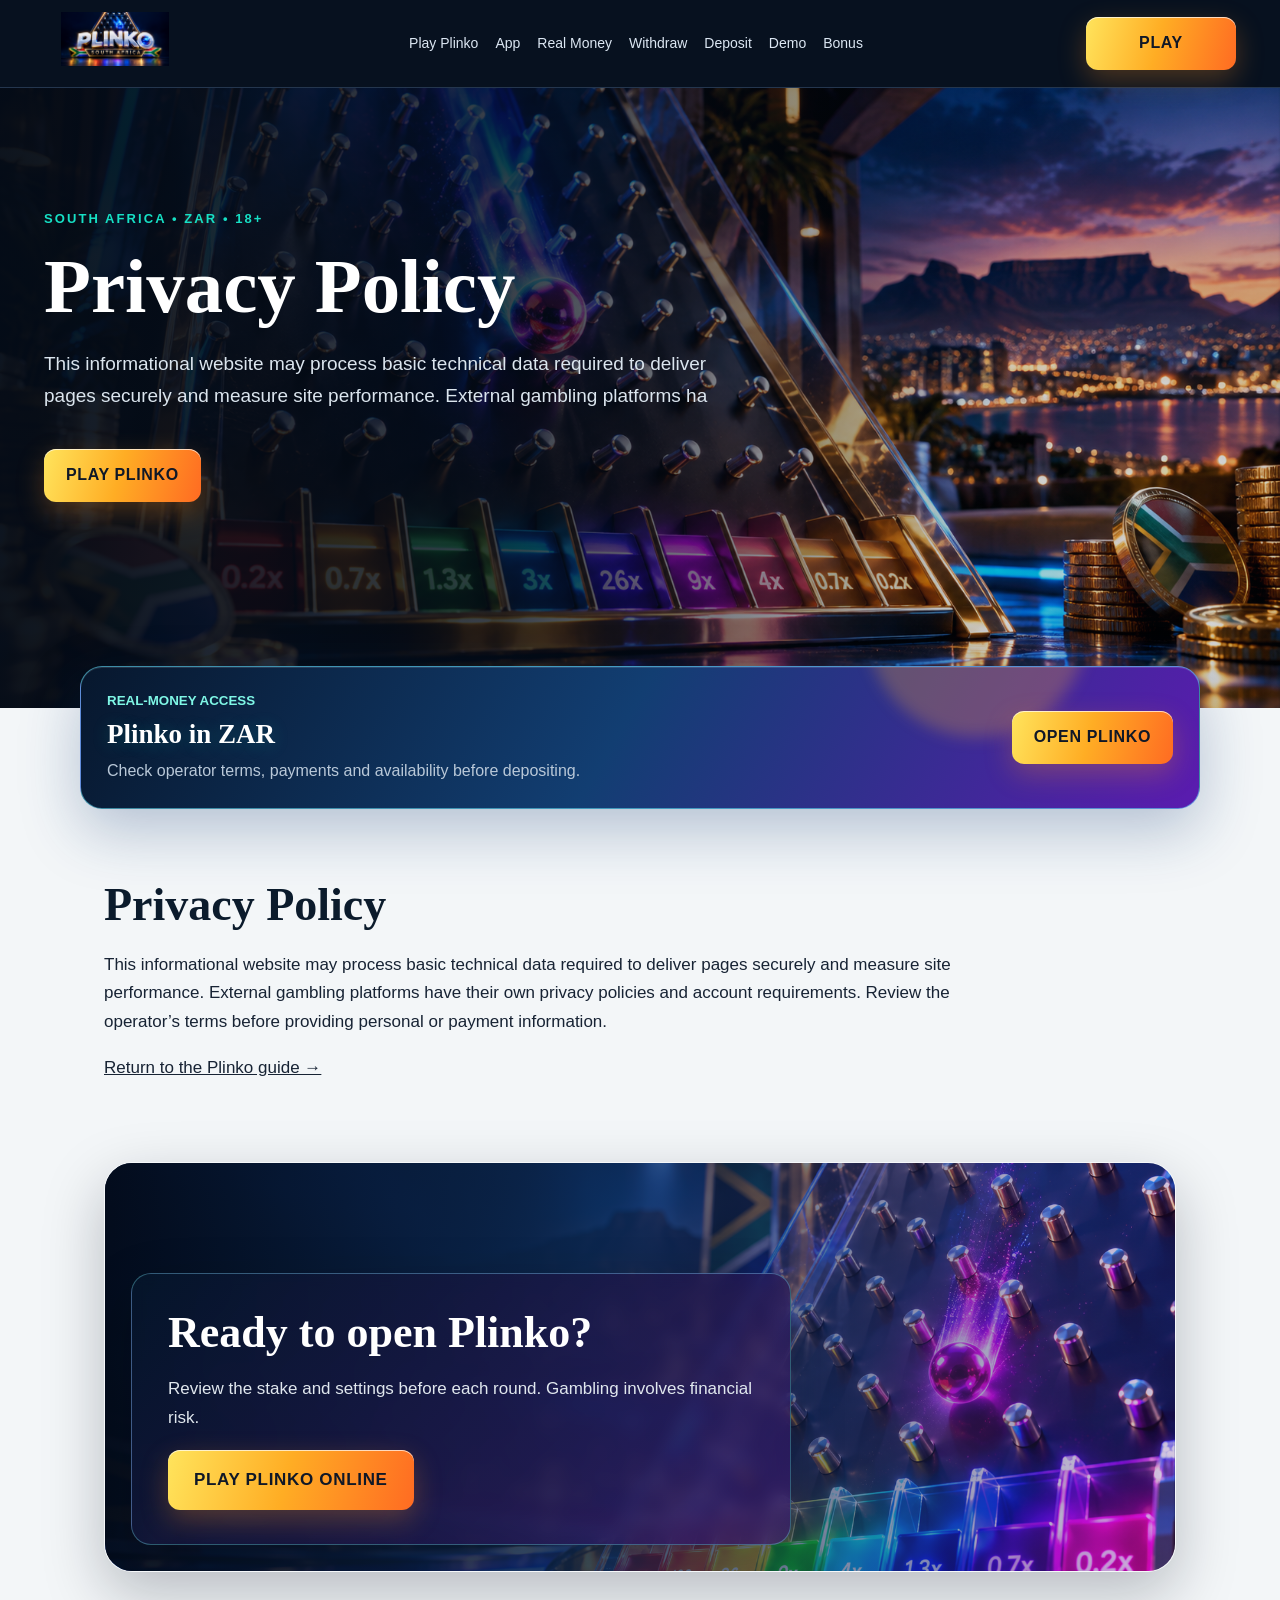
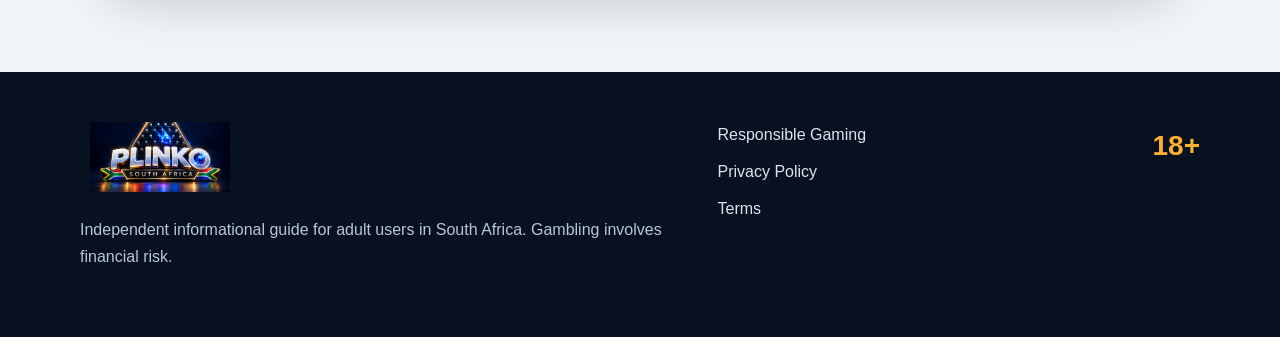
<file: privacy-policy/index.html>
<!DOCTYPE html>

<html lang="en-ZA"><head><meta charset="utf-8"/><meta content="width=device-width,initial-scale=1" name="viewport"/><title>Privacy Policy | Plinko South Africa</title><meta content="This informational website may process basic technical data required to deliver pages securely and measure site performance. External gambling platforms ha" name="description"/><link href="https://plinkosa.com/privacy-policy/" rel="canonical"/><meta content="index,follow" name="robots"/><meta content="Privacy Policy | Plinko South Africa" property="og:title"/><meta content="This informational website may process basic technical data required to deliver pages securely and measure site performance. External gambling platforms ha" property="og:description"/><meta content="website" property="og:type"/><meta content="https://plinkosa.com/privacy-policy/" property="og:url"/><meta content="https://plinkosa.com/assets/img/hero.png" property="og:image"/><meta content="summary_large_image" name="twitter:card"/><link href="/assets/img/favicon.png" rel="icon"/><link href="/assets/css/site.css" rel="stylesheet"/><meta content="bRMD8AXORQLoJO9plucxzTzAaBfVdrbZieGT1wNOD2o" name="google-site-verification"/></head><body>
<header><div class="head"><a class="brand" href="/plinko-south-africa/"><img alt="Plinko South Africa" src="/assets/img/logo.png"/></a><nav><a href="/plinko-south-africa/">Play Plinko</a><a href="/plinko-app-download/">App</a><a href="/plinko-real-money/">Real Money</a><a href="/plinko-withdrawal/">Withdraw</a><a href="/plinko-deposit/">Deposit</a><a href="/plinko-demo/">Demo</a><a href="/plinko-bonus/">Bonus</a></nav><a class="head-cta" href="/go/">PLAY</a></div></header>
<main><section class="hero"><img alt="Privacy Policy" src="/assets/img/hero.png"/><div class="hero-shade"></div><div class="hero-copy"><span class="eyebrow">SOUTH AFRICA • ZAR • 18+</span><h1>Privacy Policy</h1><p>This informational website may process basic technical data required to deliver pages securely and measure site performance. External gambling platforms ha</p><a class="cta-button hero-btn" href="/go/">PLAY PLINKO</a></div></section>
<div class="top-offer"><div><small>REAL-MONEY ACCESS</small><strong>Plinko in ZAR</strong><span>Check operator terms, payments and availability before depositing.</span></div><a class="cta-button" href="/go/">OPEN PLINKO</a></div>
<article class="content"><h2>Privacy Policy</h2><p>This informational website may process basic technical data required to deliver pages securely and measure site performance. External gambling platforms have their own privacy policies and account requirements. Review the operator’s terms before providing personal or payment information.</p><p><a href="/plinko-south-africa/">Return to the Plinko guide →</a></p><section class="visual-cta"><img alt="Plinko board in South Africa" loading="lazy" src="/assets/img/cta.png"/><div><h2>Ready to open Plinko?</h2><p>Review the stake and settings before each round. Gambling involves financial risk.</p><a class="cta-button" href="/go/">PLAY PLINKO ONLINE</a></div></section></article></main>
<footer><div><img alt="Plinko South Africa" src="/assets/img/logo.png"/><p>Independent informational guide for adult users in South Africa. Gambling involves financial risk.</p></div><div class="footer-links"><a href="/responsible-gaming/">Responsible Gaming</a><a href="/privacy-policy/">Privacy Policy</a><a href="/terms/">Terms</a></div><p class="age">18+</p></footer><script src="/assets/js/site.js"></script></body></html>
</file>
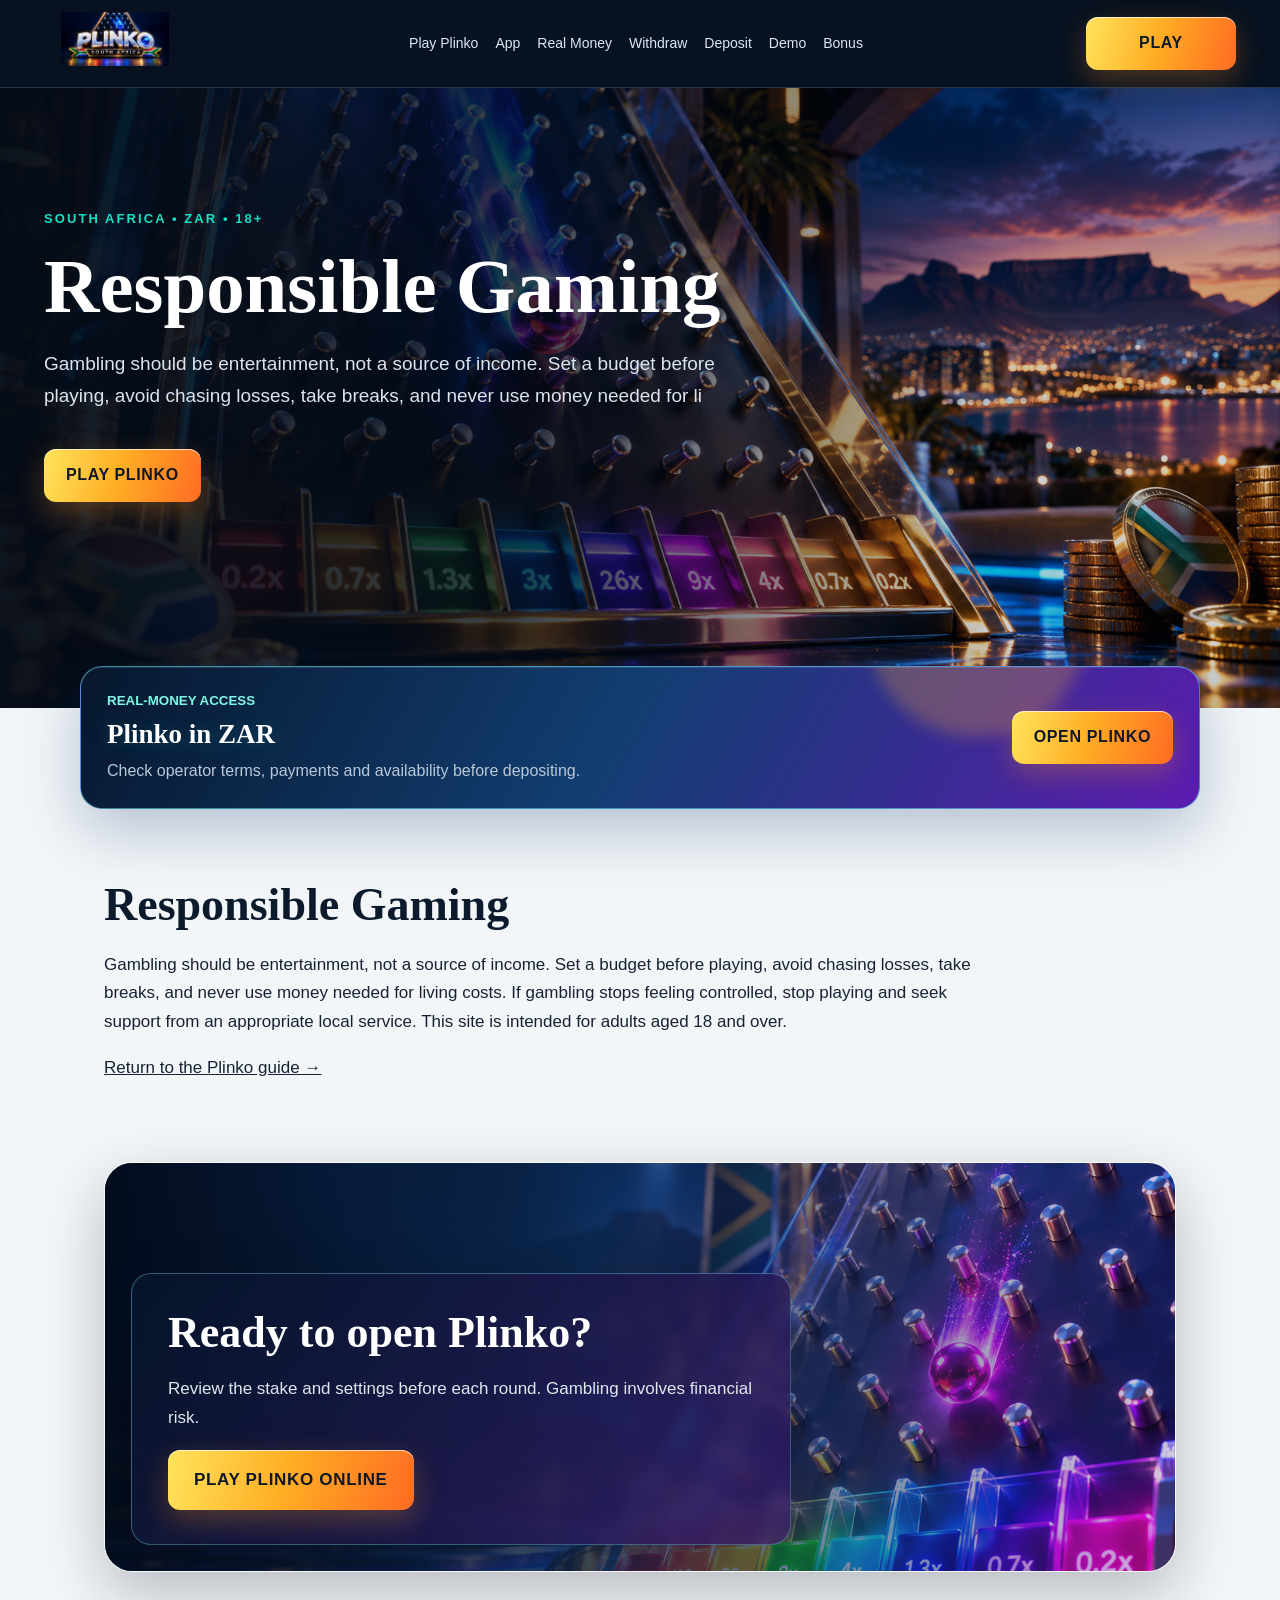
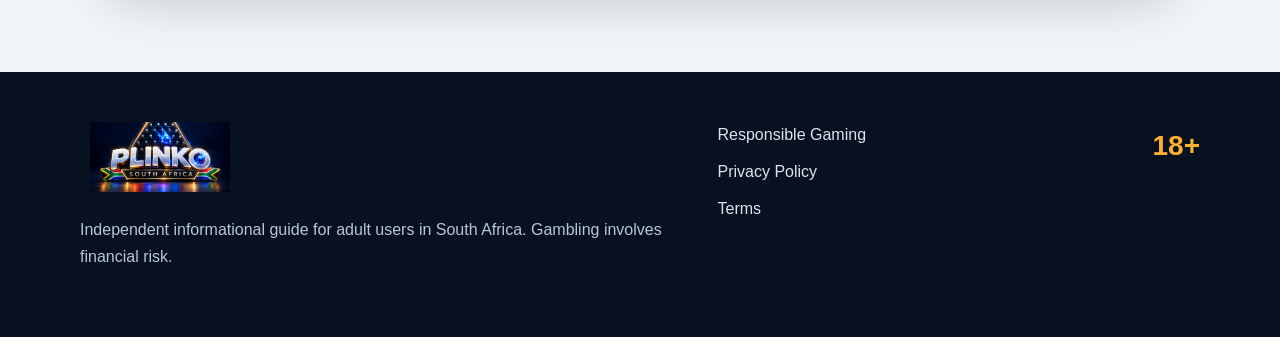
<file: responsible-gaming/index.html>
<!DOCTYPE html>

<html lang="en-ZA"><head><meta charset="utf-8"/><meta content="width=device-width,initial-scale=1" name="viewport"/><title>Responsible Gaming | Plinko South Africa</title><meta content="Gambling should be entertainment, not a source of income. Set a budget before playing, avoid chasing losses, take breaks, and never use money needed for li" name="description"/><link href="https://plinkosa.com/responsible-gaming/" rel="canonical"/><meta content="index,follow" name="robots"/><meta content="Responsible Gaming | Plinko South Africa" property="og:title"/><meta content="Gambling should be entertainment, not a source of income. Set a budget before playing, avoid chasing losses, take breaks, and never use money needed for li" property="og:description"/><meta content="website" property="og:type"/><meta content="https://plinkosa.com/responsible-gaming/" property="og:url"/><meta content="https://plinkosa.com/assets/img/hero.png" property="og:image"/><meta content="summary_large_image" name="twitter:card"/><link href="/assets/img/favicon.png" rel="icon"/><link href="/assets/css/site.css" rel="stylesheet"/><meta content="bRMD8AXORQLoJO9plucxzTzAaBfVdrbZieGT1wNOD2o" name="google-site-verification"/></head><body>
<header><div class="head"><a class="brand" href="/plinko-south-africa/"><img alt="Plinko South Africa" src="/assets/img/logo.png"/></a><nav><a href="/plinko-south-africa/">Play Plinko</a><a href="/plinko-app-download/">App</a><a href="/plinko-real-money/">Real Money</a><a href="/plinko-withdrawal/">Withdraw</a><a href="/plinko-deposit/">Deposit</a><a href="/plinko-demo/">Demo</a><a href="/plinko-bonus/">Bonus</a></nav><a class="head-cta" href="/go/">PLAY</a></div></header>
<main><section class="hero"><img alt="Responsible Gaming" src="/assets/img/hero.png"/><div class="hero-shade"></div><div class="hero-copy"><span class="eyebrow">SOUTH AFRICA • ZAR • 18+</span><h1>Responsible Gaming</h1><p>Gambling should be entertainment, not a source of income. Set a budget before playing, avoid chasing losses, take breaks, and never use money needed for li</p><a class="cta-button hero-btn" href="/go/">PLAY PLINKO</a></div></section>
<div class="top-offer"><div><small>REAL-MONEY ACCESS</small><strong>Plinko in ZAR</strong><span>Check operator terms, payments and availability before depositing.</span></div><a class="cta-button" href="/go/">OPEN PLINKO</a></div>
<article class="content"><h2>Responsible Gaming</h2><p>Gambling should be entertainment, not a source of income. Set a budget before playing, avoid chasing losses, take breaks, and never use money needed for living costs. If gambling stops feeling controlled, stop playing and seek support from an appropriate local service. This site is intended for adults aged 18 and over.</p><p><a href="/plinko-south-africa/">Return to the Plinko guide →</a></p><section class="visual-cta"><img alt="Plinko board in South Africa" loading="lazy" src="/assets/img/cta.png"/><div><h2>Ready to open Plinko?</h2><p>Review the stake and settings before each round. Gambling involves financial risk.</p><a class="cta-button" href="/go/">PLAY PLINKO ONLINE</a></div></section></article></main>
<footer><div><img alt="Plinko South Africa" src="/assets/img/logo.png"/><p>Independent informational guide for adult users in South Africa. Gambling involves financial risk.</p></div><div class="footer-links"><a href="/responsible-gaming/">Responsible Gaming</a><a href="/privacy-policy/">Privacy Policy</a><a href="/terms/">Terms</a></div><p class="age">18+</p></footer><script src="/assets/js/site.js"></script></body></html>
</file>
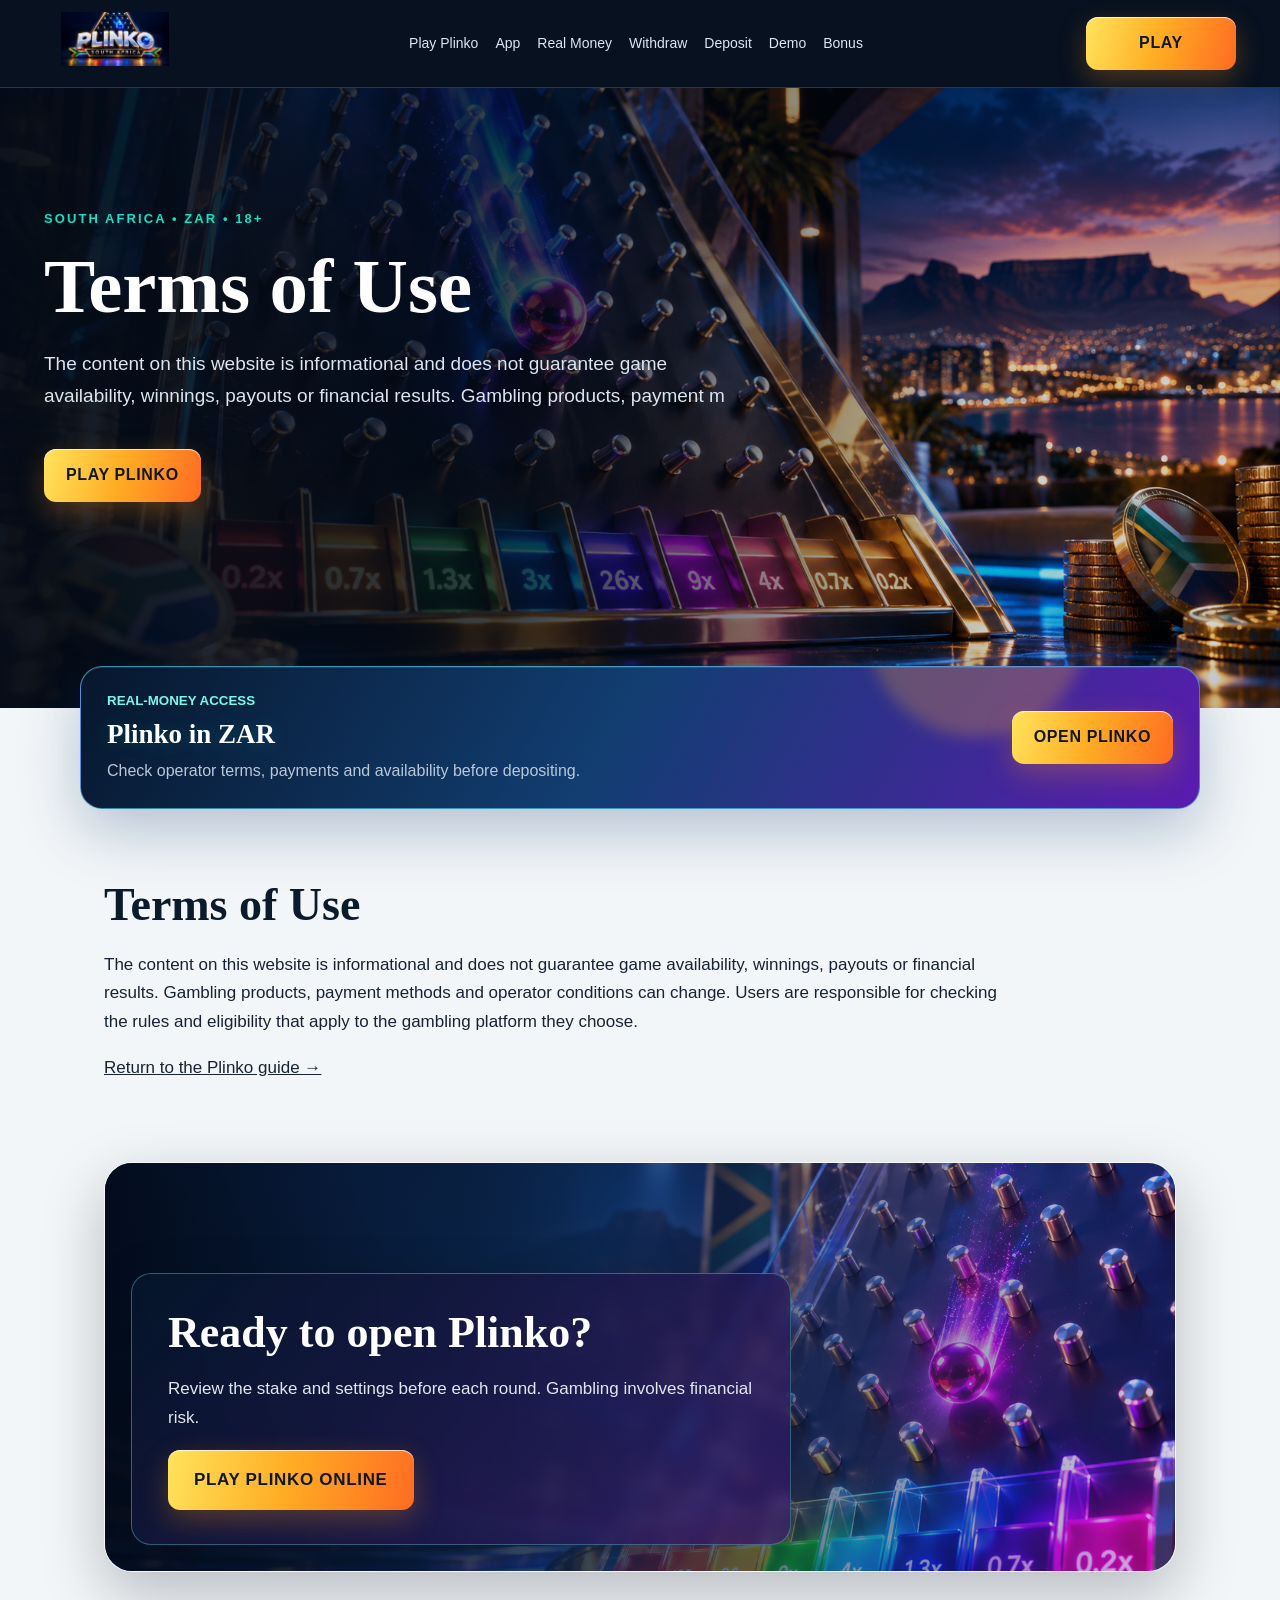
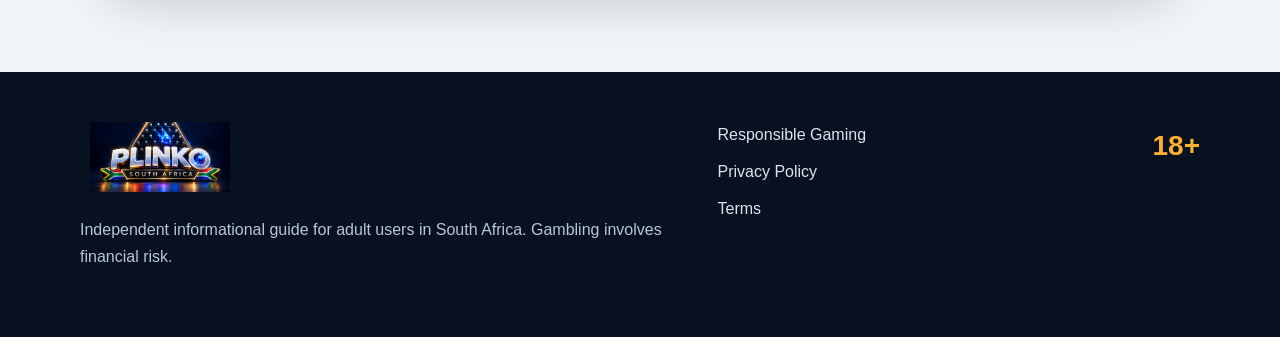
<file: terms/index.html>
<!DOCTYPE html>

<html lang="en-ZA"><head><meta charset="utf-8"/><meta content="width=device-width,initial-scale=1" name="viewport"/><title>Terms of Use | Plinko South Africa</title><meta content="The content on this website is informational and does not guarantee game availability, winnings, payouts or financial results. Gambling products, payment m" name="description"/><link href="https://plinkosa.com/terms/" rel="canonical"/><meta content="index,follow" name="robots"/><meta content="Terms of Use | Plinko South Africa" property="og:title"/><meta content="The content on this website is informational and does not guarantee game availability, winnings, payouts or financial results. Gambling products, payment m" property="og:description"/><meta content="website" property="og:type"/><meta content="https://plinkosa.com/terms/" property="og:url"/><meta content="https://plinkosa.com/assets/img/hero.png" property="og:image"/><meta content="summary_large_image" name="twitter:card"/><link href="/assets/img/favicon.png" rel="icon"/><link href="/assets/css/site.css" rel="stylesheet"/><meta content="bRMD8AXORQLoJO9plucxzTzAaBfVdrbZieGT1wNOD2o" name="google-site-verification"/></head><body>
<header><div class="head"><a class="brand" href="/plinko-south-africa/"><img alt="Plinko South Africa" src="/assets/img/logo.png"/></a><nav><a href="/plinko-south-africa/">Play Plinko</a><a href="/plinko-app-download/">App</a><a href="/plinko-real-money/">Real Money</a><a href="/plinko-withdrawal/">Withdraw</a><a href="/plinko-deposit/">Deposit</a><a href="/plinko-demo/">Demo</a><a href="/plinko-bonus/">Bonus</a></nav><a class="head-cta" href="/go/">PLAY</a></div></header>
<main><section class="hero"><img alt="Terms of Use" src="/assets/img/hero.png"/><div class="hero-shade"></div><div class="hero-copy"><span class="eyebrow">SOUTH AFRICA • ZAR • 18+</span><h1>Terms of Use</h1><p>The content on this website is informational and does not guarantee game availability, winnings, payouts or financial results. Gambling products, payment m</p><a class="cta-button hero-btn" href="/go/">PLAY PLINKO</a></div></section>
<div class="top-offer"><div><small>REAL-MONEY ACCESS</small><strong>Plinko in ZAR</strong><span>Check operator terms, payments and availability before depositing.</span></div><a class="cta-button" href="/go/">OPEN PLINKO</a></div>
<article class="content"><h2>Terms of Use</h2><p>The content on this website is informational and does not guarantee game availability, winnings, payouts or financial results. Gambling products, payment methods and operator conditions can change. Users are responsible for checking the rules and eligibility that apply to the gambling platform they choose.</p><p><a href="/plinko-south-africa/">Return to the Plinko guide →</a></p><section class="visual-cta"><img alt="Plinko board in South Africa" loading="lazy" src="/assets/img/cta.png"/><div><h2>Ready to open Plinko?</h2><p>Review the stake and settings before each round. Gambling involves financial risk.</p><a class="cta-button" href="/go/">PLAY PLINKO ONLINE</a></div></section></article></main>
<footer><div><img alt="Plinko South Africa" src="/assets/img/logo.png"/><p>Independent informational guide for adult users in South Africa. Gambling involves financial risk.</p></div><div class="footer-links"><a href="/responsible-gaming/">Responsible Gaming</a><a href="/privacy-policy/">Privacy Policy</a><a href="/terms/">Terms</a></div><p class="age">18+</p></footer><script src="/assets/js/site.js"></script></body></html>
</file>
<file: assets/css/site.css>
:root{--ink:#07111f;--panel:#0d1b2f;--panel2:#112641;--paper:#f3f6f8;--text:#172334;--muted:#5e6b7b;--cyan:#16e0c5;--amber:#ffb02e;--line:#dbe2e8;--radius:22px}*{box-sizing:border-box}html{scroll-behavior:smooth}body{margin:0;background:var(--paper);color:var(--text);font-family:"Trebuchet MS",Arial,sans-serif;line-height:1.68}a{color:inherit}header{position:relative;background:#07111f;border-bottom:1px solid #24364e;z-index:10}.head{max-width:1240px;margin:auto;padding:12px 24px;display:flex;align-items:center;gap:22px}.brand img{width:142px;height:54px;object-fit:contain}.head nav{display:flex;gap:17px;align-items:center;flex:1;justify-content:center}.head nav a{text-decoration:none;color:#dce7f3;font-size:14px}.head nav a:hover{color:var(--cyan)}.head-cta,.cta-button{display:inline-flex;align-items:center;justify-content:center;text-decoration:none;font-weight:900;letter-spacing:.04em;background:linear-gradient(135deg,var(--cyan),#5af0a8);color:#06141b;padding:13px 22px;clip-path:polygon(8% 0,100% 0,92% 100%,0 100%);border:0;min-width:150px}.hero{position:relative;min-height:620px;background:#07111f;overflow:hidden}.hero>img{position:absolute;width:100%;height:100%;object-fit:cover}.hero-shade{position:absolute;inset:0;background:linear-gradient(90deg,rgba(4,12,24,.96) 0%,rgba(4,12,24,.78) 40%,rgba(4,12,24,.18) 78%)}.hero-copy{position:relative;max-width:1240px;margin:auto;padding:120px 24px 90px;color:white}.hero-copy>*{max-width:690px}.eyebrow{display:block;color:var(--cyan);font-weight:800;letter-spacing:.16em;font-size:13px}.hero h1{font-family:Georgia,"Times New Roman",serif;font-size:clamp(44px,6vw,78px);line-height:1.02;margin:18px 0 22px}.hero p{font-size:19px;color:#dbe5ee}.hero-btn{margin-top:18px}.top-offer{max-width:1120px;margin:-42px auto 55px;position:relative;z-index:3;background:linear-gradient(115deg,#0a1728,#112a47);color:#fff;border:1px solid #254461;border-radius:var(--radius);padding:23px 26px;display:flex;align-items:center;justify-content:space-between;gap:20px;box-shadow:0 20px 45px #07111f2a}.top-offer div{display:grid}.top-offer small{color:var(--cyan);font-weight:800}.top-offer strong{font-family:Georgia,serif;font-size:27px}.top-offer span{color:#b9c8d8}.content{max-width:1120px;margin:auto;padding:0 24px 90px;font-size:17px}.content h2{font-family:Georgia,serif;font-size:clamp(30px,4vw,46px);line-height:1.14;color:#0b1b2c;margin:70px 0 20px;scroll-margin-top:25px}.content h3{font-size:24px;color:#14324e;margin:38px 0 12px}.content p{max-width:900px}.content>p:first-child{font-size:20px}.toc{background:white;border:1px solid var(--line);border-radius:var(--radius);padding:25px 28px;margin:34px 0}.toc strong{font-family:Georgia,serif;font-size:25px}.toc div{display:grid;grid-template-columns:repeat(2,minmax(0,1fr));gap:8px 20px;margin-top:14px}.toc a{color:#1d5570;text-decoration:none;border-bottom:1px dotted #b8c6cf;padding:6px 0}.table-wrap{overflow:auto;margin:28px 0;border-radius:16px;border:1px solid var(--line);background:white}table{border-collapse:collapse;width:100%;min-width:620px}th,td{text-align:left;padding:14px 16px;border-bottom:1px solid var(--line)}th{background:#0d1b2f;color:#fff}tr:last-child td{border:0}.callout-line{display:inline-block;background:#0d1b2f;color:#fff;border-left:5px solid var(--amber);padding:10px 16px;margin:8px 8px 8px 0;border-radius:0 12px 12px 0;font-weight:800}.stat-grid{display:flex;flex-wrap:wrap;gap:10px;margin:20px 0}.stat-grid div{background:#fff;border:1px solid var(--line);padding:10px 14px;border-radius:12px;font-weight:700}.game-panel{margin:28px 0;background:radial-gradient(circle at 80% 20%,#153c5f,#07111f 60%);color:#fff;border-radius:24px;padding:26px;display:flex;gap:18px;align-items:center;justify-content:space-between;border:1px solid #24465f}.game-panel span{color:var(--cyan);font-size:12px;letter-spacing:.14em}.game-panel b{font-size:20px}.inline-cta{margin:24px 0}.internal-link a{font-weight:800;color:#166a75;text-decoration:none}.visual-cta{position:relative;margin:80px 0 10px;min-height:360px;border-radius:28px;overflow:hidden;display:flex;align-items:end;color:#fff}.visual-cta img{position:absolute;inset:0;width:100%;height:100%;object-fit:cover}.visual-cta:after{content:"";position:absolute;inset:0;background:linear-gradient(90deg,rgba(4,12,24,.93),rgba(4,12,24,.35))}.visual-cta div{position:relative;z-index:2;padding:38px;max-width:620px}.visual-cta h2{color:#fff;margin:0 0 10px}.visual-cta p{color:#e0e7ee}footer{background:#07111f;color:#b9c6d5;padding:50px max(24px,calc((100vw - 1120px)/2));display:grid;grid-template-columns:1.5fr 1fr auto;gap:30px;align-items:start}footer img{width:160px;height:70px;object-fit:contain}.footer-links{display:grid;gap:10px}.footer-links a{color:#dbe5ee;text-decoration:none}.age{font-size:28px;font-weight:900;color:var(--amber);margin:0}
@media(max-width:900px){.head{padding:10px 14px;gap:10px;overflow-x:auto}.brand img{width:92px;height:42px}.head nav{justify-content:flex-start;gap:12px;white-space:nowrap}.head nav a{font-size:12px}.head-cta{min-width:74px;padding:10px 14px}.hero{min-height:580px}.hero-copy{padding:100px 18px 70px}.hero h1{font-size:45px}.top-offer{margin:-28px 14px 40px;padding:18px;align-items:flex-start;flex-direction:column}.content{padding:0 18px 70px}.toc div{grid-template-columns:1fr}.game-panel{align-items:flex-start;flex-direction:column}.visual-cta{min-height:430px}.visual-cta div{padding:24px}footer{grid-template-columns:1fr}.content h2{margin-top:54px}}@media(max-width:520px){.hero{min-height:530px}.hero h1{font-size:39px}.hero-copy p{font-size:16px}.hero>img{object-position:62% center}.head nav a:nth-child(n+5){display:none}.content{font-size:16px}.content h2{font-size:32px}.top-offer .cta-button,.game-panel .cta-button{width:100%}.cta-button{clip-path:polygon(5% 0,100% 0,95% 100%,0 100%)}.visual-cta{min-height:480px}.visual-cta img{object-position:62% center}}

/* brighter conversion blocks */
.top-offer{background:linear-gradient(120deg,#07172d 0%,#123e72 48%,#5b1bb0 100%);border:1px solid rgba(104,232,255,.55);box-shadow:0 22px 60px rgba(19,58,116,.28),inset 0 1px 0 rgba(255,255,255,.12);overflow:hidden}.top-offer:before{content:"";position:absolute;width:220px;height:220px;border-radius:50%;right:10%;top:-150px;background:rgba(255,176,46,.26);filter:blur(8px);pointer-events:none}.top-offer small{color:#7ff7e6}.top-offer strong{color:#fff;text-shadow:0 2px 18px rgba(22,224,197,.22)}
.cta-button,.head-cta{position:relative;background:linear-gradient(105deg,#ffe45c 0%,#ffad24 48%,#ff6b22 100%);color:#101827;border-radius:12px;clip-path:none;box-shadow:0 10px 28px rgba(255,145,32,.28),inset 0 1px 0 rgba(255,255,255,.7);transition:transform .2s ease,box-shadow .2s ease,filter .2s ease}.cta-button:hover,.head-cta:hover{transform:translateY(-2px);filter:saturate(1.12) brightness(1.04);box-shadow:0 15px 34px rgba(255,120,28,.38),0 0 0 3px rgba(255,224,92,.16)}
.inline-cta{position:relative;margin:34px 0;padding:26px 28px;border-radius:22px;background:linear-gradient(120deg,#09223d 0%,#104d74 44%,#48209a 100%);border:1px solid rgba(70,224,255,.45);box-shadow:0 16px 38px rgba(10,34,61,.18);overflow:hidden;display:flex;align-items:center;justify-content:flex-end;min-height:104px}.inline-cta:before{content:"PLAY PLINKO • ZAR • SOUTH AFRICA";position:absolute;left:28px;right:230px;color:#fff;font-weight:900;font-size:18px;letter-spacing:.05em}.inline-cta:after{content:"18+  •  Check the stake and operator terms before playing";position:absolute;left:28px;right:230px;top:58px;color:#aeeae6;font-size:12px}.inline-cta .cta-button{z-index:1;min-width:190px}
.game-panel{position:relative;background:linear-gradient(125deg,#07162b 0%,#0b3f68 55%,#501d8f 100%);border:1px solid rgba(63,224,255,.5);box-shadow:0 18px 45px rgba(14,52,95,.2);overflow:hidden}.game-panel:after{content:"";position:absolute;width:190px;height:190px;right:-70px;top:-100px;border-radius:50%;background:rgba(255,176,46,.28);filter:blur(4px)}.game-panel>*{position:relative;z-index:1}.game-panel b{color:#fff}.game-panel span{color:#7ff7e6}
.visual-cta{box-shadow:0 22px 60px rgba(7,17,31,.25);border:1px solid rgba(255,255,255,.2)}.visual-cta:after{background:linear-gradient(90deg,rgba(3,12,28,.96) 0%,rgba(14,44,84,.8) 45%,rgba(83,24,131,.24) 100%)}.visual-cta div{background:linear-gradient(135deg,rgba(7,24,48,.76),rgba(57,22,99,.55));backdrop-filter:blur(7px);margin:26px;border:1px solid rgba(124,238,255,.32);border-radius:20px}.visual-cta h2{font-size:clamp(30px,4vw,44px)}
@media(max-width:700px){.inline-cta{padding:22px;display:block;min-height:174px}.inline-cta:before{left:22px;right:22px;top:22px;font-size:16px}.inline-cta:after{left:22px;right:22px;top:54px}.inline-cta .cta-button{position:absolute;left:22px;right:22px;bottom:22px;width:calc(100% - 44px)}.visual-cta div{margin:14px;padding:22px}.cta-button{border-radius:11px}}


/* v3 conversion design */
.game-panel{min-height:150px;padding:30px 32px;background:linear-gradient(118deg,#06182d 0%,#073d62 42%,#182f83 70%,#6420a2 100%);border:1px solid rgba(83,230,255,.68);box-shadow:0 22px 55px rgba(8,38,79,.25),inset 0 1px 0 rgba(255,255,255,.14)}
.game-panel:before{content:"DROP • BOUNCE • MULTIPLY";position:absolute;right:245px;bottom:18px;font-size:11px;font-weight:900;letter-spacing:.18em;color:rgba(255,255,255,.42)}
.game-panel:after{width:280px;height:280px;right:-85px;top:-145px;background:radial-gradient(circle,rgba(255,196,55,.46) 0%,rgba(255,84,33,.18) 35%,transparent 68%);filter:none}
.game-panel span{display:block;margin-bottom:5px;font-weight:900}.game-panel b{font-family:Georgia,"Times New Roman",serif;font-size:clamp(23px,3vw,34px);line-height:1.1;max-width:540px}.game-panel .cta-button{min-width:210px;padding:17px 26px;font-size:16px;border:1px solid rgba(255,255,255,.55)}
.stat-grid{display:grid;grid-template-columns:repeat(3,minmax(0,1fr));gap:14px;margin:18px 0 34px}.stat-grid div{position:relative;overflow:hidden;min-height:118px;padding:20px 20px 18px;border-radius:18px;background:linear-gradient(145deg,#fff,#f3f8fc);border:1px solid #d4e0e9;box-shadow:0 12px 30px rgba(16,45,75,.08)}.stat-grid div:before{content:"";position:absolute;left:0;top:0;bottom:0;width:5px;background:linear-gradient(#15d9c0,#5268ff,#ff9e2c)}.stat-grid small{display:block;color:#557083;font-size:10px;font-weight:900;letter-spacing:.13em}.stat-grid strong{display:block;margin:4px 0 3px;color:#0b2138;font-size:20px;line-height:1.2}.stat-grid span{display:block;color:#6b7886;font-size:12px;line-height:1.45}
.inline-cta{min-height:132px;padding:28px 30px;background:linear-gradient(110deg,#06182e 0%,#0b4f75 45%,#4a249b 76%,#7b2e8b 100%);border:1px solid rgba(89,235,255,.65);box-shadow:0 20px 48px rgba(8,44,90,.23),inset 0 1px 0 rgba(255,255,255,.13)}.inline-cta:before{content:"PLAY PLINKO IN ZAR";font-family:Georgia,"Times New Roman",serif;font-size:27px;letter-spacing:.01em;top:29px}.inline-cta:after{content:"Open the game, check the current stake and choose your risk setting before the drop.";top:68px;font-size:13px;color:#c9f9f2}.inline-cta .cta-button{min-width:220px;padding:17px 25px;font-size:15px;border:1px solid rgba(255,255,255,.58)}
.visual-cta{min-height:410px}.visual-cta div{max-width:660px;padding:34px 36px;background:linear-gradient(135deg,rgba(5,22,43,.86),rgba(55,24,106,.7));box-shadow:0 18px 55px rgba(0,0,0,.2)}.visual-cta .cta-button{padding:16px 26px;min-width:220px}
@media(max-width:760px){.stat-grid{grid-template-columns:1fr}.game-panel:before{display:none}.game-panel{padding:24px}.game-panel .cta-button{width:100%}.inline-cta{min-height:190px}.inline-cta:before{font-size:22px;top:24px}.inline-cta:after{top:58px;line-height:1.4}.inline-cta .cta-button{bottom:20px}.stat-grid div{min-height:100px}}
</file>
